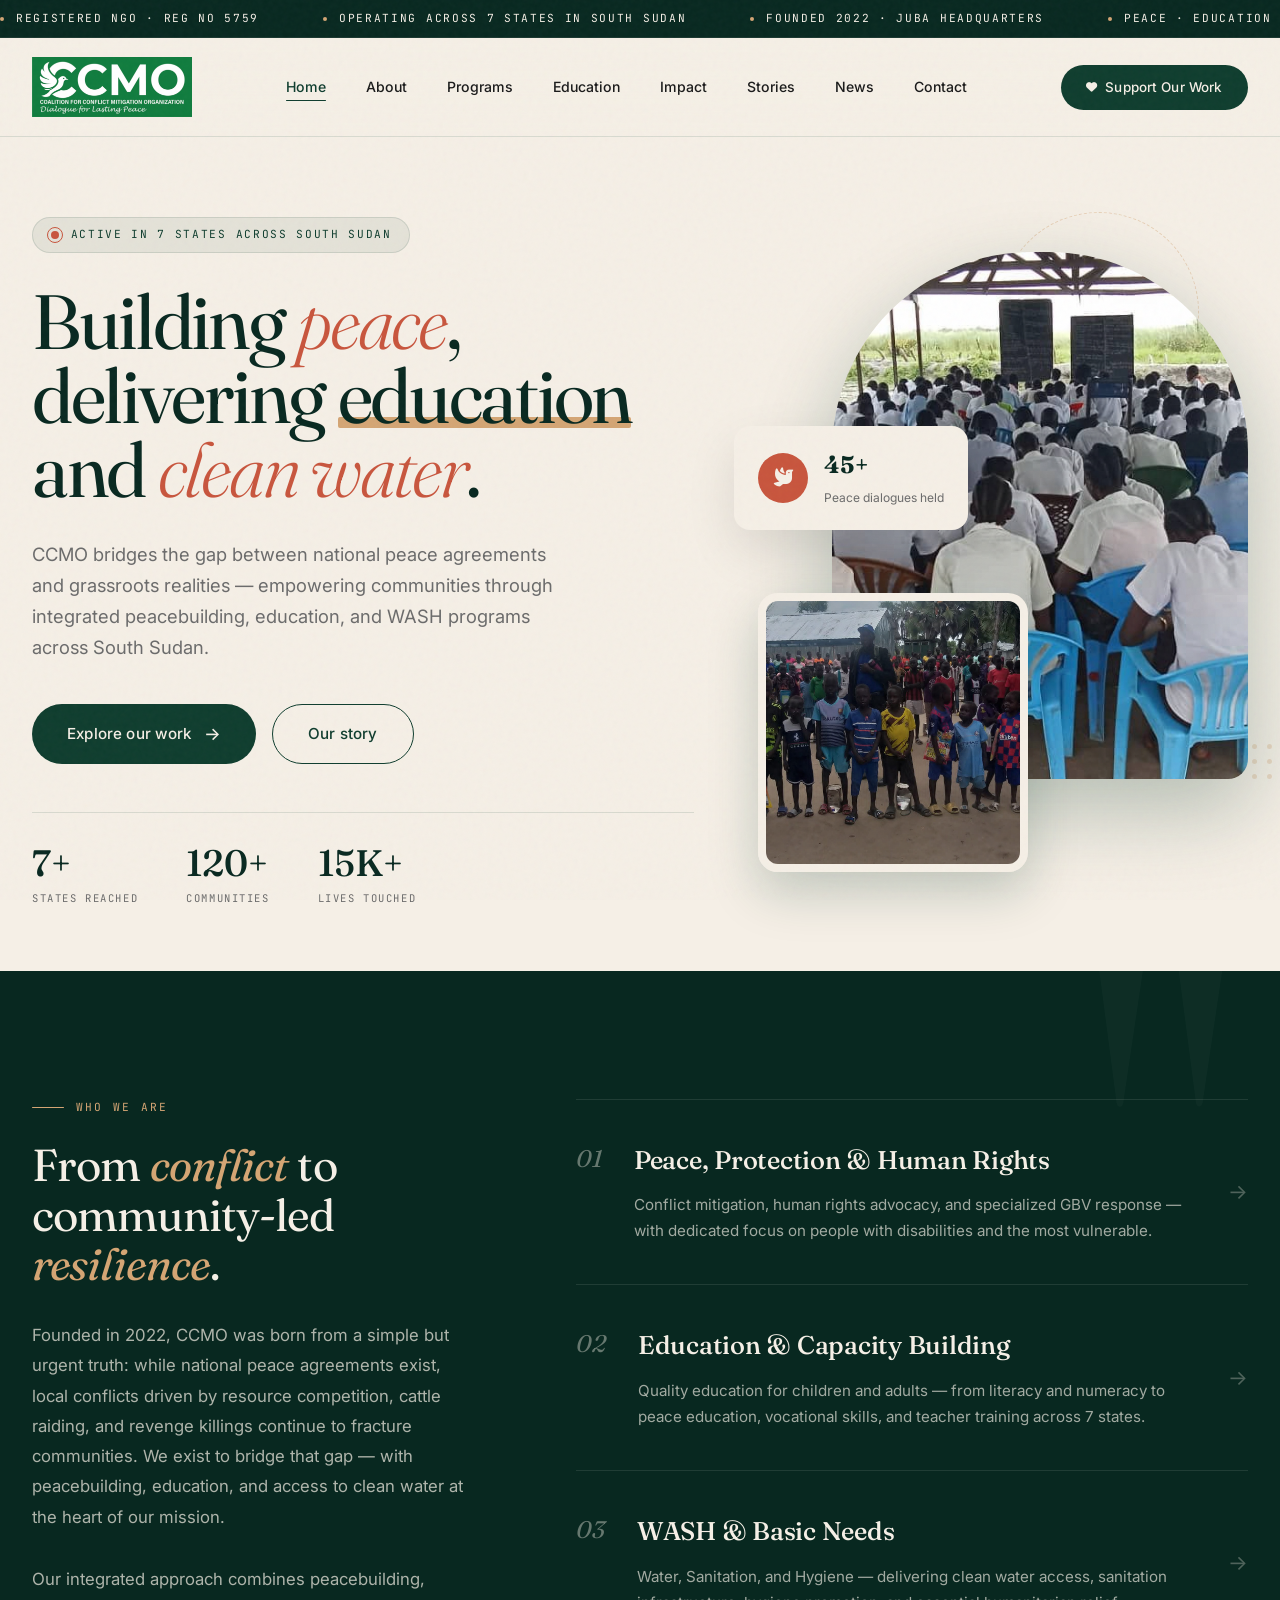
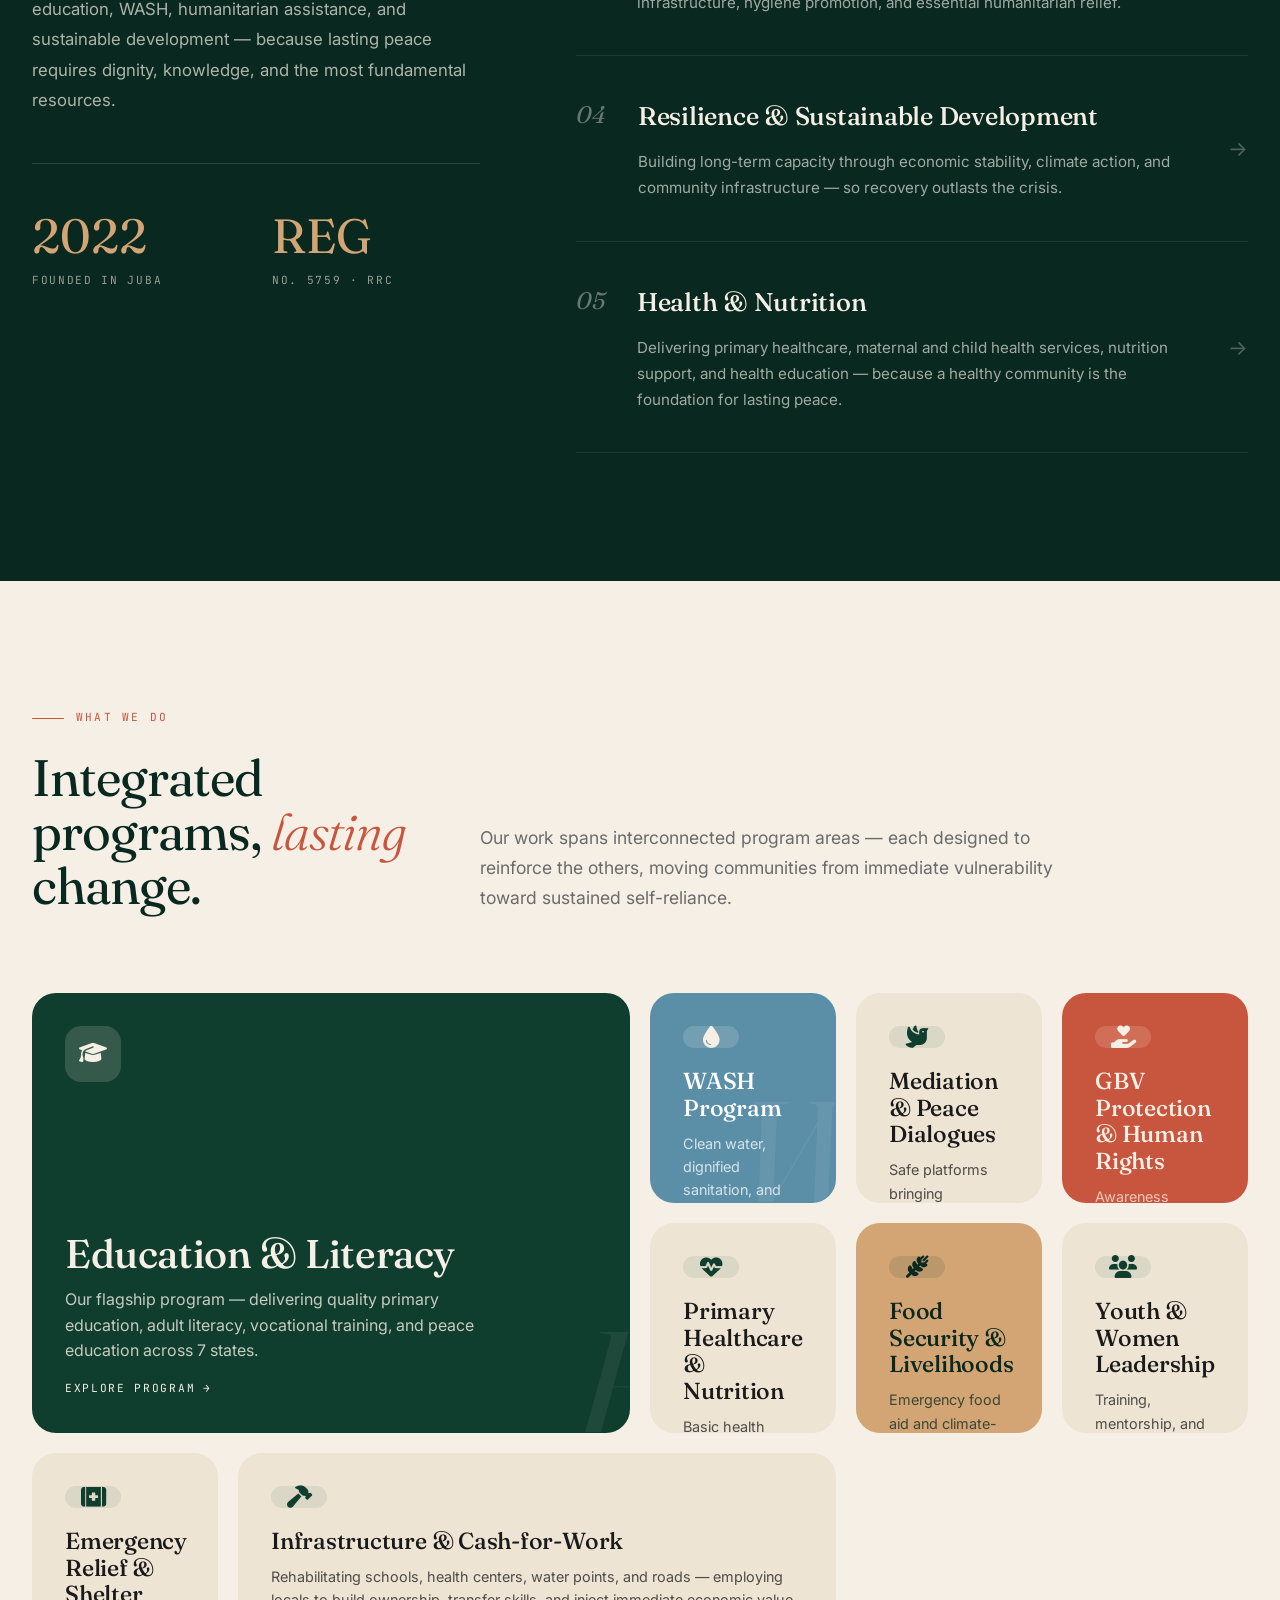
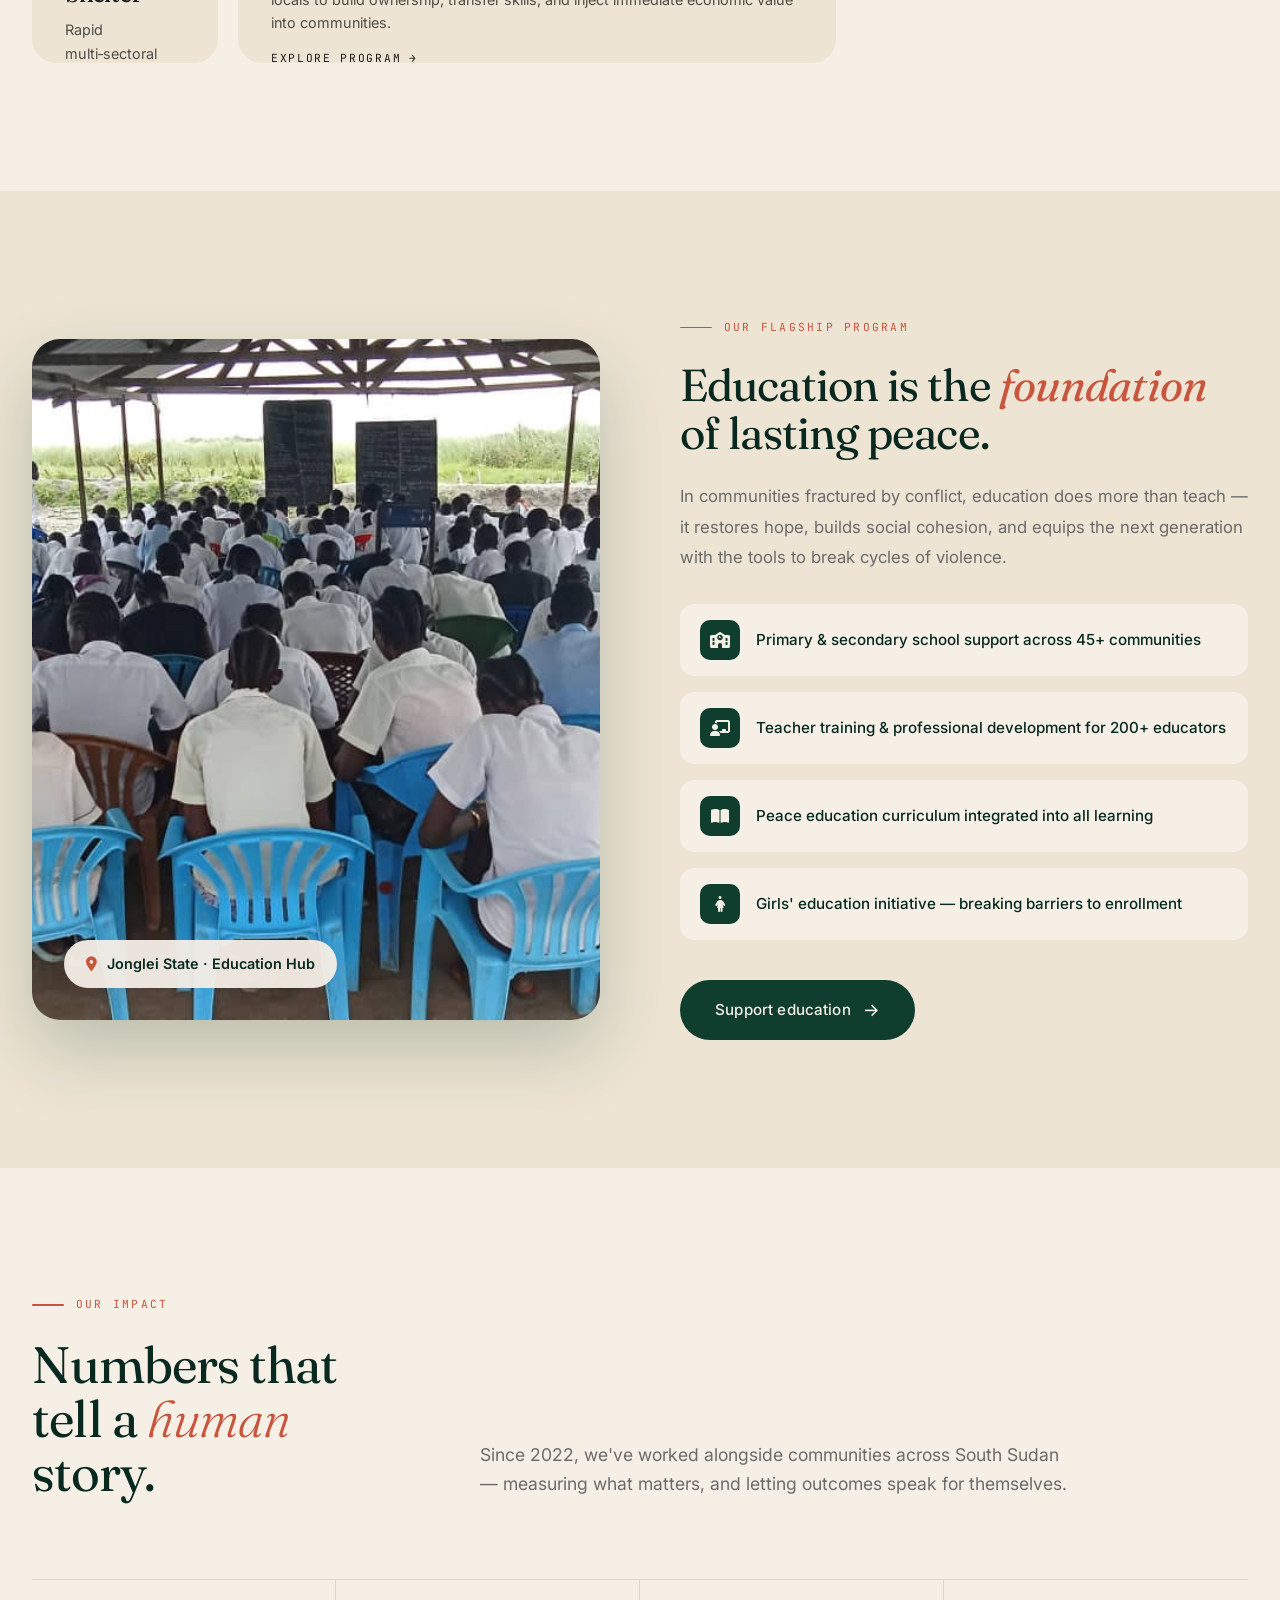
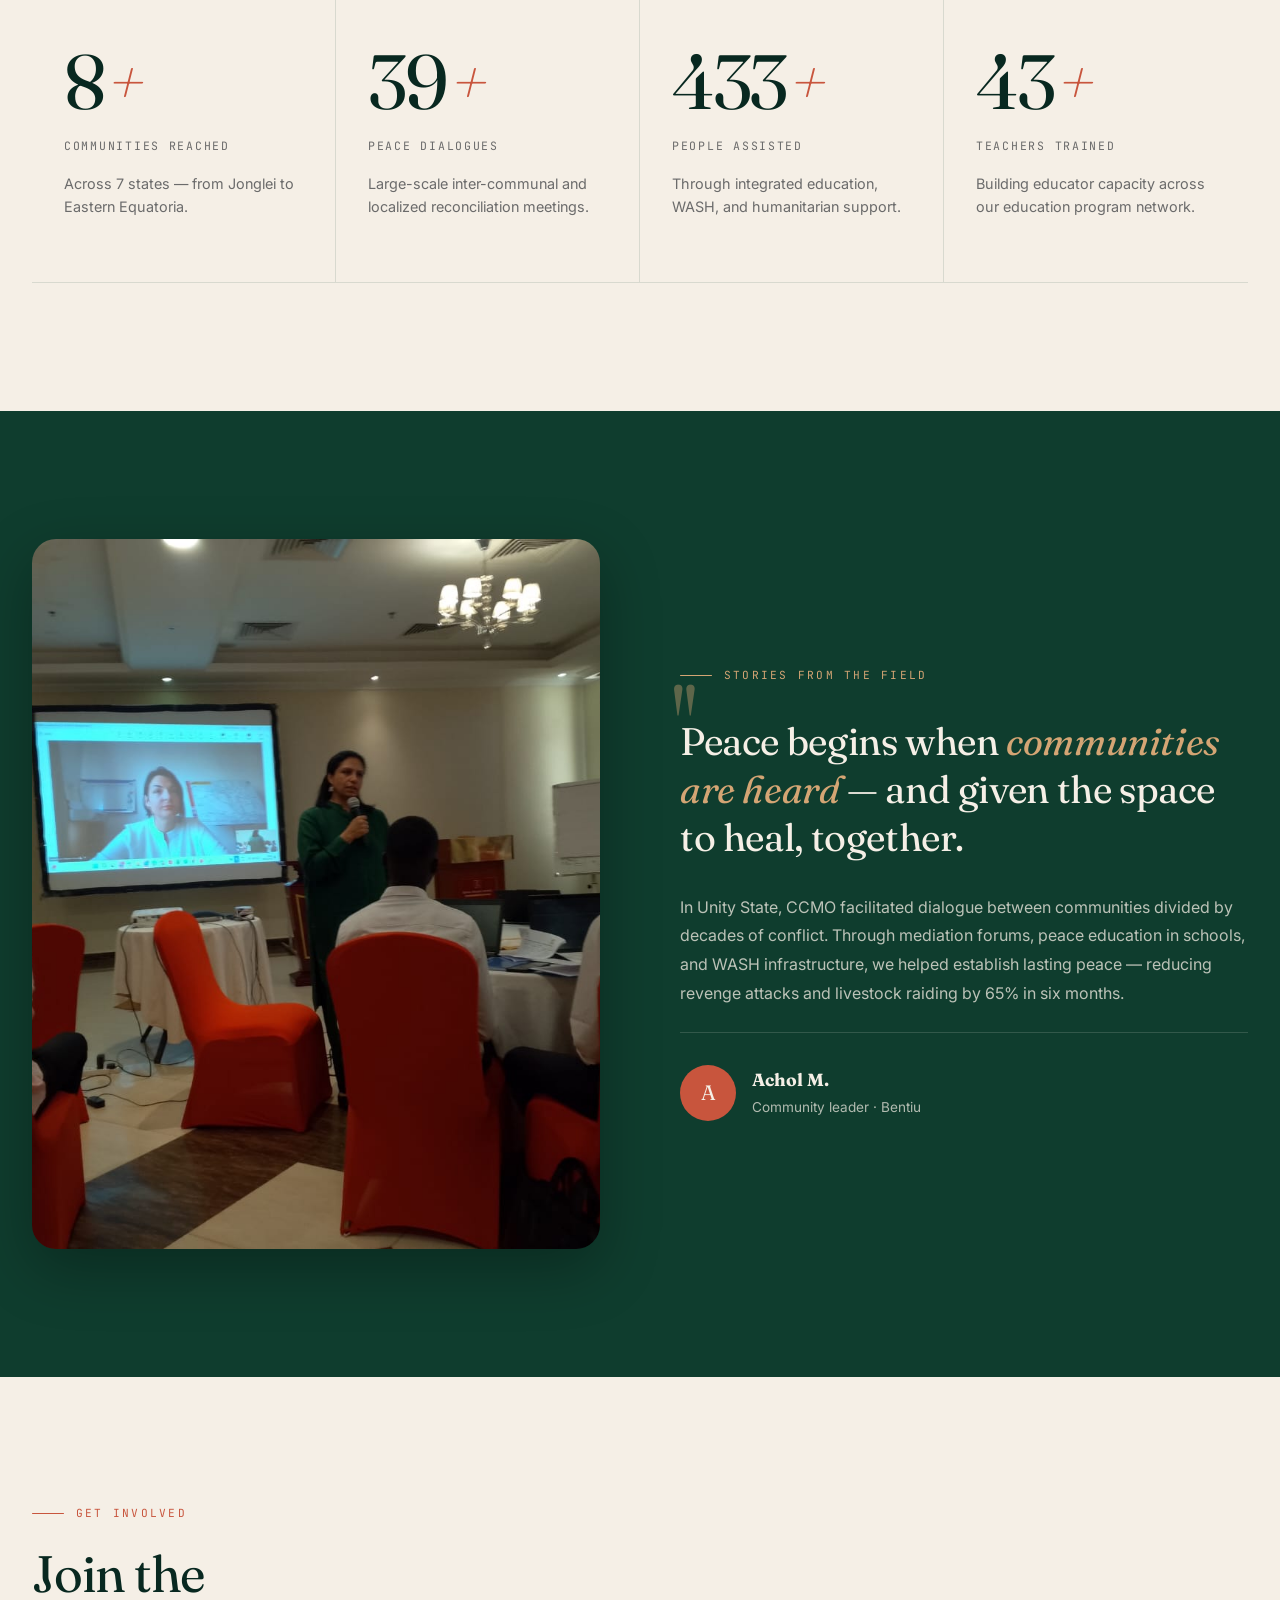
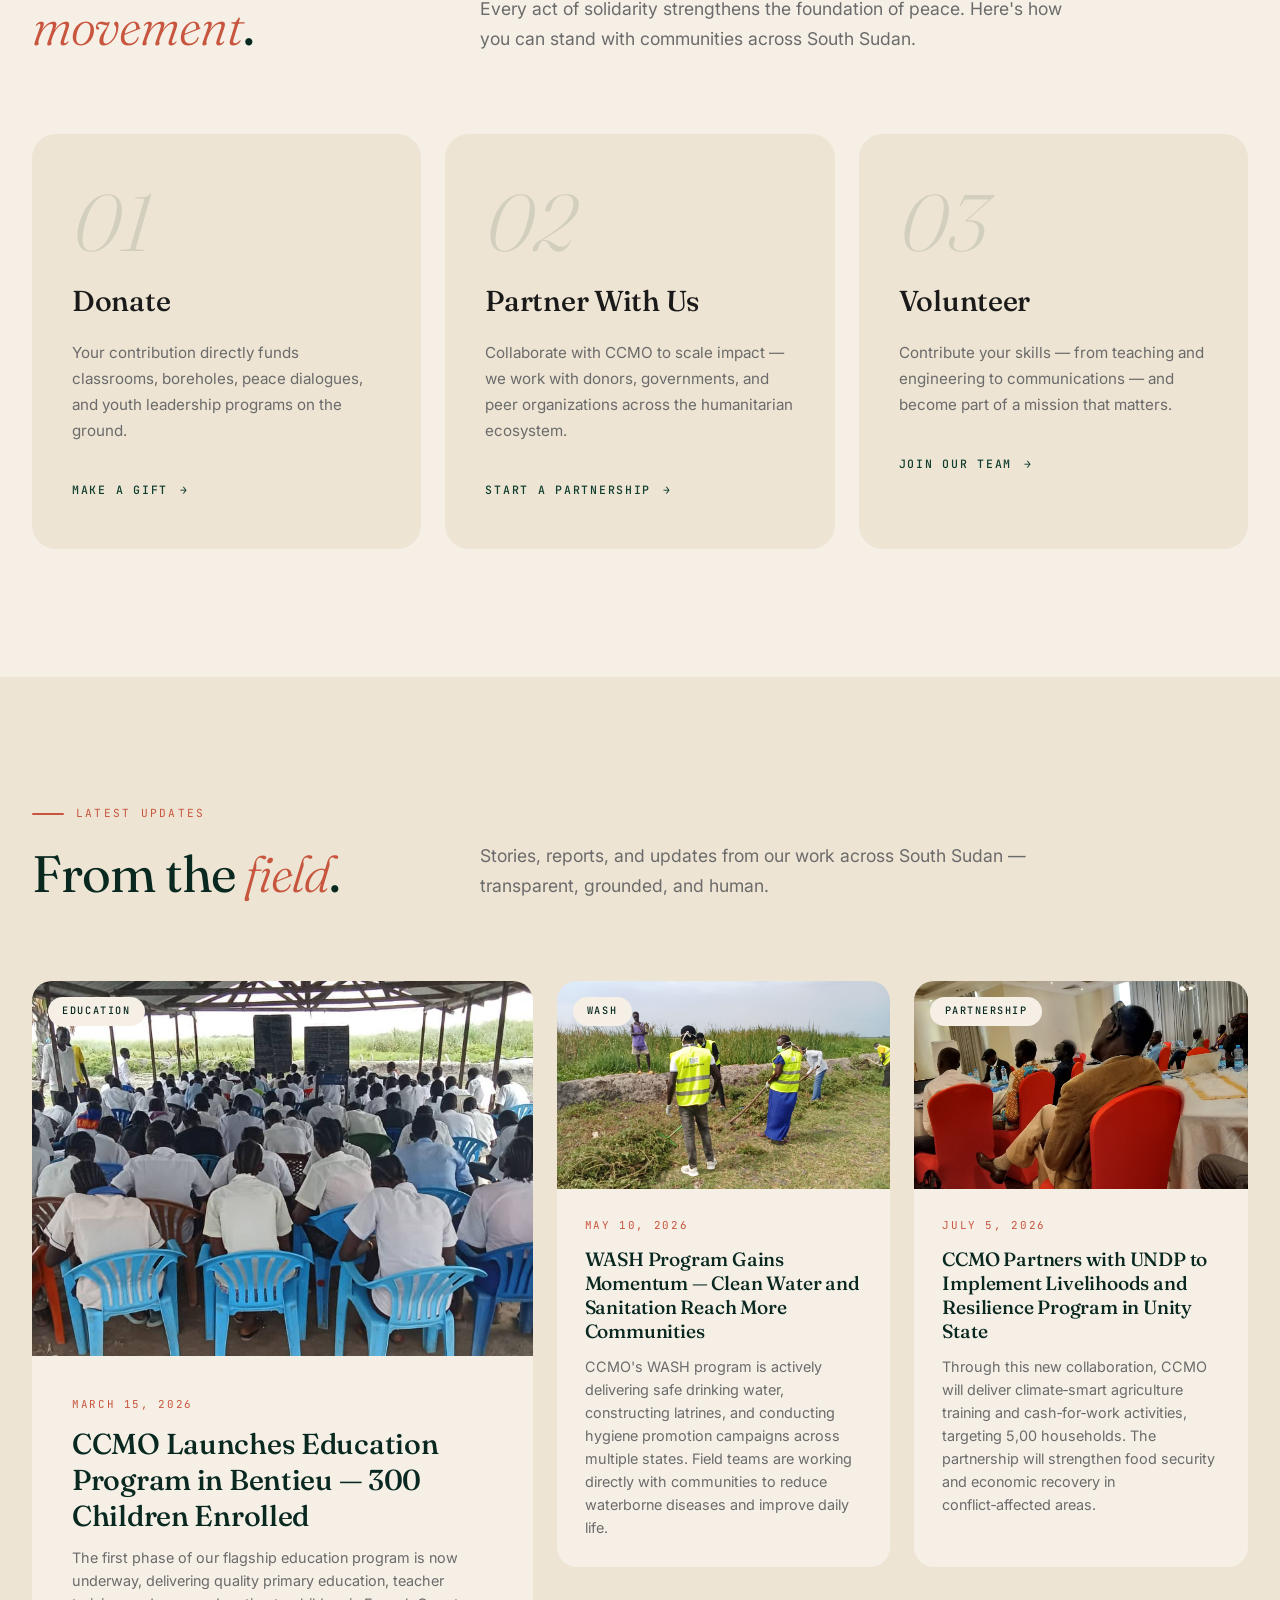
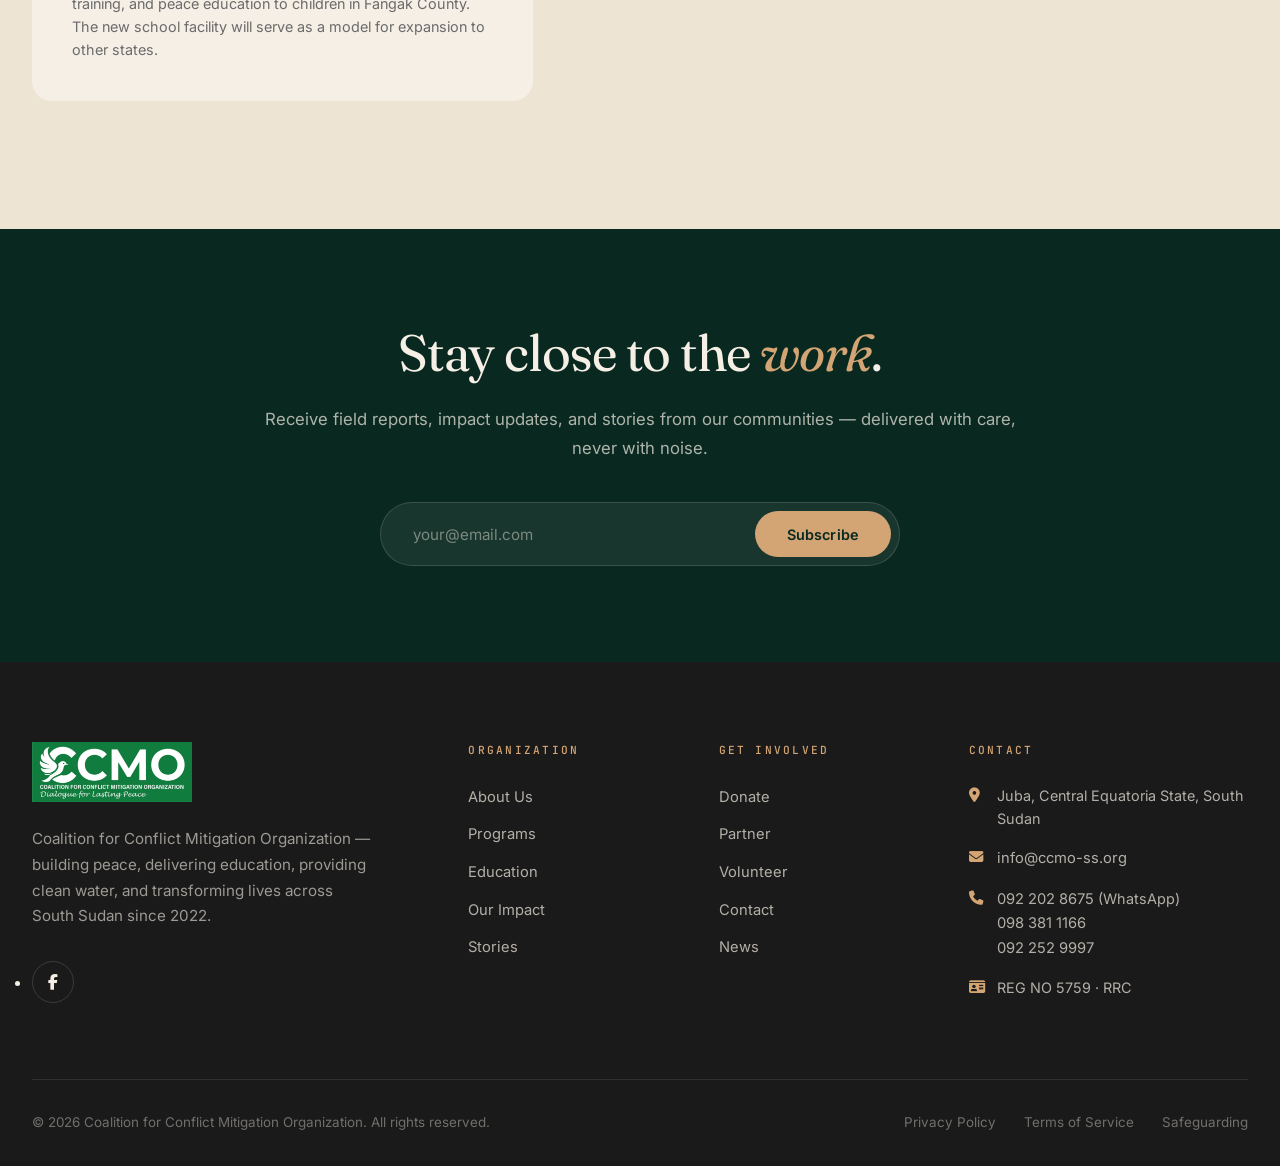
<file: index.html>
<!DOCTYPE html>
<html lang="en">
<head>
    <meta charset="UTF-8">
    <meta name="viewport" content="width=device-width, initial-scale=1.0">
    <meta name="description" content="CCMO — Coalition for Conflict Mitigation Organization. Building peace, delivering education, and providing clean water across South Sudan.">
    <title>CCMO — Coalition for Conflict Mitigation Organization | Peace · Education · WASH</title>
    <link rel="preconnect" href="https://fonts.googleapis.com">
    <link rel="preconnect" href="https://fonts.gstatic.com" crossorigin>
    <link href="https://fonts.googleapis.com/css2?family=Fraunces:ital,opsz,wght@0,9..144,300;0,9..144,400;0,9..144,500;0,9..144,600;0,9..144,700;0,9..144,800;0,9..144,900;1,9..144,400;1,9..144,500&family=Inter:wght@300;400;500;600;700&family=JetBrains+Mono:wght@400;500&display=swap" rel="stylesheet">
    <link rel="stylesheet" href="https://cdnjs.cloudflare.com/ajax/libs/font-awesome/6.4.0/css/all.min.css">
    <link rel="stylesheet" href="style.css">
</head>
<body>
    <div class="announce">
        <div class="announce-track">
            <div class="announce-item"><span class="dot"></span>Registered NGO · REG NO 5759</div>
            <div class="announce-item"><span class="dot"></span>Operating across 7 states in South Sudan</div>
            <div class="announce-item"><span class="dot"></span>Founded 2022 · Juba Headquarters</div>
            <div class="announce-item"><span class="dot"></span>Peace · Education · WASH · Protection</div>
            <div class="announce-item"><span class="dot"></span>Registered NGO · REG NO 5759</div>
            <div class="announce-item"><span class="dot"></span>Operating across 7 states in South Sudan</div>
            <div class="announce-item"><span class="dot"></span>Founded 2022 · Juba Headquarters</div>
            <div class="announce-item"><span class="dot"></span>Peace · Education · WASH · Protection</div>
        </div>
    </div>
    <nav id="navbar">
        <div class="nav-inner">
           <a href="index.html" class="logo">
    <img src="assets/ccmologo.jpeg" alt="CCMO – Coalition for Conflict Mitigation Organization">
</a>
            <ul class="nav-links" id="navLinks">
                <li><a href="index.html" class="active">Home</a></li>
                <li><a href="about.html">About</a></li>
                <li><a href="programs.html">Programs</a></li>
                <li><a href="education.html">Education</a></li>
                <li><a href="impact.html">Impact</a></li>
                <li><a href="stories.html">Stories</a></li>
                <li><a href="news.html">News</a></li>
                <li><a href="contact.html">Contact</a></li>
            </ul>
            <a href="support.html" class="nav-cta"><i class="fas fa-heart"></i> Support Our Work</a>
            <button class="mobile-toggle" id="mobileToggle" aria-label="Menu"><i class="fas fa-bars"></i></button>
        </div>
    </nav>

    <!-- HERO -->
    <section class="hero">
        <div class="hero-left">
            <div class="hero-tag"><span class="pulse"></span><span>Active in 7 states across South Sudan</span></div>
            <h1>Building <span class="italic">peace</span>,<br>delivering <span class="underline">education</span><br>and <span class="italic">clean water</span>.</h1>
            <p class="hero-desc">CCMO bridges the gap between national peace agreements and grassroots realities — empowering communities through integrated peacebuilding, education, and WASH programs across South Sudan.</p>
            <div class="hero-actions">
                <a href="programs.html" class="btn btn-primary">Explore our work<span class="arrow">→</span></a>
                <a href="about.html" class="btn btn-ghost">Our story</a>
            </div>
            <div class="hero-meta">
                <div class="hero-meta-item"><div class="num">7+</div><div class="label">States Reached</div></div>
                <div class="hero-meta-item"><div class="num">120+</div><div class="label">Communities</div></div>
                <div class="hero-meta-item"><div class="num">15K+</div><div class="label">Lives Touched</div></div>
            </div>
        </div>
        <div class="hero-right">
            <div class="deco-circle"></div>
            <div class="deco-dots"><span></span><span></span><span></span><span></span><span></span><span></span><span></span><span></span><span></span></div>
            <div class="hero-img-main"><img src="assets/ccmd15.jpeg" alt="Community gathering in South Sudan" loading="eager"></div>
            <div class="hero-img-accent"><img src="assets/ccmd13.jpeg" alt="Education program in action" loading="eager"></div>
            <div class="hero-badge"><div class="hero-badge-icon"><i class="fas fa-dove"></i></div><div class="hero-badge-text"><strong>45+</strong><span>Peace dialogues held</span></div></div>
        </div>
    </section>

    <!-- ABOUT PREVIEW -->
    <section class="manifesto" id="about-preview">
        <div class="container">
            <div class="manifesto-grid">
                <div class="manifesto-left reveal">
                    <div class="section-label">Who We Are</div>
                    <h2>From <span class="italic">conflict</span> to community-led <span class="italic">resilience</span>.</h2>
                    <p>Founded in 2022, CCMO was born from a simple but urgent truth: while national peace agreements exist, local conflicts driven by resource competition, cattle raiding, and revenge killings continue to fracture communities. We exist to bridge that gap — with peacebuilding, education, and access to clean water at the heart of our mission.</p>
                    <p>Our integrated approach combines peacebuilding, education, WASH, humanitarian assistance, and sustainable development — because lasting peace requires dignity, knowledge, and the most fundamental resources.</p>
                    <div class="manifesto-stats">
                        <div class="manifesto-stat"><div class="num">2022</div><span class="label">Founded in Juba</span></div>
                        <div class="manifesto-stat"><div class="num">REG</div><span class="label">No. 5759 · RRC</span></div>
                    </div>
                </div>
                <div class="manifesto-right">
                    <div class="pillar reveal"><div class="pillar-num">01</div><div class="pillar-content"><h3>Peace, Protection & Human Rights</h3><p>Conflict mitigation, human rights advocacy, and specialized GBV response — with dedicated focus on people with disabilities and the most vulnerable.</p></div><div class="pillar-arrow">→</div></div>
                    <div class="pillar reveal reveal-delay-1"><div class="pillar-num">02</div><div class="pillar-content"><h3>Education & Capacity Building</h3><p>Quality education for children and adults — from literacy and numeracy to peace education, vocational skills, and teacher training across 7 states.</p></div><div class="pillar-arrow">→</div></div>
                    <div class="pillar reveal reveal-delay-2"><div class="pillar-num">03</div><div class="pillar-content"><h3>WASH & Basic Needs</h3><p>Water, Sanitation, and Hygiene — delivering clean water access, sanitation infrastructure, hygiene promotion, and essential humanitarian relief.</p></div><div class="pillar-arrow">→</div></div>
                    <div class="pillar reveal reveal-delay-3"><div class="pillar-num">04</div><div class="pillar-content"><h3>Resilience & Sustainable Development</h3><p>Building long-term capacity through economic stability, climate action, and community infrastructure — so recovery outlasts the crisis.</p></div><div class="pillar-arrow">→</div></div>
                    <div class="pillar reveal reveal-delay-3"><div class="pillar-num">05</div><div class="pillar-content"><h3>Health & Nutrition</h3><p>Delivering primary healthcare, maternal and child health services, nutrition support, and health education — because a healthy community is the foundation for lasting peace.</p></div><div class="pillar-arrow">→</div></div>
                </div>
            </div>
        </div>
    </section>

        <!-- FEATURED PROGRAMS (updated – Health added as 5th program) -->
    <section class="section programs" id="programs-preview">
        <div class="container">
            <div class="section-head reveal">
                <div><div class="section-label">What We Do</div><h2 class="section-title">Integrated programs, <span class="italic">lasting</span> change.</h2></div>
                <p class="section-desc">Our work spans interconnected program areas — each designed to reinforce the others, moving communities from immediate vulnerability toward sustained self-reliance.</p>
            </div>
            <div class="bento">
                <!-- 1. Education (large) -->
                <div class="bento-item large reveal">
                    <div class="bento-icon"><i class="fas fa-graduation-cap"></i></div>
                    <div>
                        <div class="bento-title">Education & Literacy</div>
                        <div class="bento-desc">Our flagship program — delivering quality primary education, adult literacy, vocational training, and peace education across 7 states.</div>
                        <a href="education.html" class="bento-link">Explore program</a>
                    </div>
                    <div class="bento-deco">E</div>
                </div>

                <!-- 2. WASH -->
                <div class="bento-item sky reveal reveal-delay-1">
                    <div class="bento-icon"><i class="fas fa-tint"></i></div>
                    <div>
                        <div class="bento-title">WASH Program</div>
                        <div class="bento-desc">Clean water, dignified sanitation, and life-saving hygiene — drilling boreholes, building latrines, and promoting healthy practices.</div>
                        <a href="programs.html" class="bento-link">Explore program</a>
                    </div>
                    <div class="bento-deco">W</div>
                </div>

                <!-- 3. Mediation & Peace Dialogues -->
                <div class="bento-item reveal reveal-delay-2">
                    <div class="bento-icon"><i class="fas fa-dove"></i></div>
                    <div>
                        <div class="bento-title">Mediation & Peace Dialogues</div>
                        <div class="bento-desc">Safe platforms bringing conflicting communities together — addressing root causes from resource allocation to cattle rustling.</div>
                    </div>
                </div>

                <!-- 4. GBV Protection & Human Rights -->
                <div class="bento-item accent reveal reveal-delay-3">
                    <div class="bento-icon"><i class="fas fa-hand-holding-heart"></i></div>
                    <div>
                        <div class="bento-title">GBV Protection & Human Rights</div>
                        <div class="bento-desc">Awareness campaigns, safe spaces, and psychosocial support for survivors of gender-based violence.</div>
                    </div>
                </div>

                <!-- 5. HEALTH (NEW – placed as requested) -->
                <div class="bento-item reveal reveal-delay-4">
                    <div class="bento-icon"><i class="fas fa-heartbeat"></i></div>
                    <div>
                        <div class="bento-title">Primary Healthcare & Nutrition</div>
                        <div class="bento-desc">Basic health services, maternal and child care, nutrition screening, and health education — strengthening community health systems from the ground up.</div>
                    </div>
                </div>

                <!-- 6. Food Security & Livelihoods (moved down) -->
                <div class="bento-item gold reveal">
                    <div class="bento-icon"><i class="fas fa-wheat-awn"></i></div>
                    <div>
                        <div class="bento-title">Food Security & Livelihoods</div>
                        <div class="bento-desc">Emergency food aid and climate-resilient agriculture training for long-term food sovereignty.</div>
                    </div>
                </div>

                <!-- 7. Youth & Women Leadership -->
                <div class="bento-item reveal">
                    <div class="bento-icon"><i class="fas fa-users"></i></div>
                    <div>
                        <div class="bento-title">Youth & Women Leadership</div>
                        <div class="bento-desc">Training, mentorship, and governance education for inclusive community decision-making.</div>
                    </div>
                </div>

                <!-- 8. Emergency Relief & Shelter (renamed from old Health & NFI) -->
                <div class="bento-item reveal">
                    <div class="bento-icon"><i class="fas fa-kit-medical"></i></div>
                    <div>
                        <div class="bento-title">Emergency Relief & Shelter</div>
                        <div class="bento-desc">Rapid multi‑sectoral assistance — shelter, non‑food items, and critical aid for displaced and crisis‑affected populations.</div>
                    </div>
                </div>

                <!-- 9. Infrastructure & Cash-for-Work (wide) -->
                <div class="bento-item wide reveal">
                    <div class="bento-icon"><i class="fas fa-hammer"></i></div>
                    <div>
                        <div class="bento-title">Infrastructure & Cash-for-Work</div>
                        <div class="bento-desc">Rehabilitating schools, health centers, water points, and roads — employing locals to build ownership, transfer skills, and inject immediate economic value into communities.</div>
                        <a href="programs.html" class="bento-link">Explore program</a>
                    </div>
                </div>
            </div>
        </div>
    </section>

    <!-- EDUCATION SPOTLIGHT -->
    <section class="edu-spotlight" id="education-preview">
        <div class="container">
            <div class="edu-grid">
                <div class="edu-image-wrap reveal"><img src="assets/ccmd15.jpeg" alt="Education program in South Sudan" loading="lazy"><div class="edu-image-badge"><i class="fas fa-location-dot"></i>Jonglei State · Education Hub</div></div>
                <div class="edu-content reveal reveal-delay-2">
                    <div class="section-label">Our Flagship Program</div>
                    <h2>Education is the <span class="italic">foundation</span> of lasting peace.</h2>
                    <p>In communities fractured by conflict, education does more than teach — it restores hope, builds social cohesion, and equips the next generation with the tools to break cycles of violence.</p>
                    <div class="edu-features">
                        <div class="edu-feat"><div class="edu-feat-icon"><i class="fas fa-school"></i></div><span>Primary & secondary school support across 45+ communities</span></div>
                        <div class="edu-feat"><div class="edu-feat-icon"><i class="fas fa-chalkboard-teacher"></i></div><span>Teacher training & professional development for 200+ educators</span></div>
                        <div class="edu-feat"><div class="edu-feat-icon"><i class="fas fa-book-open"></i></div><span>Peace education curriculum integrated into all learning</span></div>
                        <div class="edu-feat"><div class="edu-feat-icon"><i class="fas fa-female"></i></div><span>Girls' education initiative — breaking barriers to enrollment</span></div>
                    </div>
                    <a href="education.html" class="btn btn-primary">Support education<span class="arrow">→</span></a>
                </div>
            </div>
        </div>
    </section>

    <!-- IMPACT -->
    <section class="section impact" id="impact-preview">
        <div class="container">
            <div class="section-head reveal"><div><div class="section-label">Our Impact</div><h2 class="section-title">Numbers that tell a <span class="italic">human</span> story.</h2></div><p class="section-desc">Since 2022, we've worked alongside communities across South Sudan — measuring what matters, and letting outcomes speak for themselves.</p></div>
            <div class="impact-grid">
                <div class="impact-cell reveal"><div class="impact-num" data-target="10">0<span class="plus">+</span></div><div class="impact-label">Communities Reached</div><div class="impact-desc">Across 7 states — from Jonglei to Eastern Equatoria.</div></div>
                <div class="impact-cell reveal reveal-delay-1"><div class="impact-num" data-target="45">0<span class="plus">+</span></div><div class="impact-label">Peace Dialogues</div><div class="impact-desc">Large-scale inter-communal and localized reconciliation meetings.</div></div>
                <div class="impact-cell reveal reveal-delay-2"><div class="impact-num" data-target="500">0<span class="plus">+</span></div><div class="impact-label">People Assisted</div><div class="impact-desc">Through integrated education, WASH, and humanitarian support.</div></div>
                <div class="impact-cell reveal reveal-delay-3"><div class="impact-num" data-target="50">0<span class="plus">+</span></div><div class="impact-label">Teachers Trained</div><div class="impact-desc">Building educator capacity across our education program network.</div></div>
            </div>
        </div>
    </section>

    <!-- STORY -->
    <section class="story" id="story-preview">
        <div class="container">
            <div class="story-grid">
                <div class="story-image reveal"><img src="assets/ccmd17.jpeg" alt="Community dialogue session" loading="lazy"></div>
                <div class="story-content reveal reveal-delay-2">
                    <div class="section-label">Stories from the Field</div>
                    <h2 class="story-quote">Peace begins when <span class="italic">communities are heard</span> — and given the space to heal, together.</h2>
                    <p style="color:rgba(245,239,230,0.75);line-height:1.8;margin-bottom:1.5rem;">In Unity State, CCMO facilitated dialogue between communities divided by decades of conflict. Through mediation forums, peace education in schools, and WASH infrastructure, we helped establish lasting peace — reducing revenge attacks and livestock raiding by 65% in six months.</p>
                    <div class="story-attribution"><div class="story-avatar">A</div><div><strong>Achol M.</strong><span>Community leader · Bentiu</span></div></div>
                </div>
            </div>
        </div>
    </section>

    <!-- GET INVOLVED -->
    <section class="section" id="involved-preview">
        <div class="container">
            <div class="section-head reveal"><div><div class="section-label">Get Involved</div><h2 class="section-title">Join the <span class="italic">movement</span>.</h2></div><p class="section-desc">Every act of solidarity strengthens the foundation of peace. Here's how you can stand with communities across South Sudan.</p></div>
            <div class="involved-grid">
                <div class="involved-card reveal"><div class="involved-num">01</div><h3>Donate</h3><p class="involved-desc">Your contribution directly funds classrooms, boreholes, peace dialogues, and youth leadership programs on the ground.</p><a href="support.html" class="involved-link">Make a gift</a></div>
                <div class="involved-card reveal reveal-delay-1"><div class="involved-num">02</div><h3>Partner With Us</h3><p class="involved-desc">Collaborate with CCMO to scale impact — we work with donors, governments, and peer organizations across the humanitarian ecosystem.</p><a href="support.html" class="involved-link">Start a partnership</a></div>
                <div class="involved-card reveal reveal-delay-2"><div class="involved-num">03</div><h3>Volunteer</h3><p class="involved-desc">Contribute your skills — from teaching and engineering to communications — and become part of a mission that matters.</p><a href="support.html" class="involved-link">Join our team</a></div>
            </div>
        </div>
    </section>
    <!-- NEWS (updated) -->
    <section class="section news" id="news-preview">
        <div class="container">
            <div class="section-head reveal"><div><div class="section-label">Latest Updates</div><h2 class="section-title">From the <span class="italic">field</span>.</h2></div><p class="section-desc">Stories, reports, and updates from our work across South Sudan — transparent, grounded, and human.</p></div>
            <div class="news-grid">
                <article class="news-card featured reveal">
                    <div class="news-img"><span class="news-cat">Education</span><img src="assets/ccmd15.jpeg" alt="Education program launch" loading="lazy"></div>
                    <div class="news-body">
                        <div class="news-date">March 15, 2026</div>
                        <h3 class="news-title">CCMO Launches Education Program in Bentieu — 300 Children Enrolled</h3>
                        <p class="news-excerpt">The first phase of our flagship education program is now underway, delivering quality primary education, teacher training, and peace education to children in Fangak County. The new school facility will serve as a model for expansion to other states.</p>
                    </div>
                </article>
                <article class="news-card reveal reveal-delay-1">
                    <div class="news-img"><span class="news-cat">WASH</span><img src="assets/ccmd2.jpeg" alt="WASH program in the field" loading="lazy"></div>
                    <div class="news-body">
                        <div class="news-date">May 10, 2026</div>
                        <h3 class="news-title">WASH Program Gains Momentum — Clean Water and Sanitation Reach More Communities</h3>
                        <p class="news-excerpt">CCMO's WASH program is actively delivering safe drinking water, constructing latrines, and conducting hygiene promotion campaigns across multiple states. Field teams are working directly with communities to reduce waterborne diseases and improve daily life.</p>
                    </div>
                </article>
                <article class="news-card reveal reveal-delay-2">
                    <div class="news-img"><span class="news-cat">Partnership</span><img src="assets/ccmd10.jpeg" alt="Partnership with UNDP" loading="lazy"></div>
                    <div class="news-body">
                        <div class="news-date">July 5, 2026</div>
                        <h3 class="news-title">CCMO Partners with UNDP to Implement Livelihoods and Resilience Program in Unity State</h3>
                        <p class="news-excerpt">Through this new collaboration, CCMO will deliver climate‑smart agriculture training and cash‑for‑work activities, targeting 5,00 households. The partnership will strengthen food security and economic recovery in conflict‑affected areas.</p>
                    </div>
                </article>
            </div>
        </div>
    </section>

    <!-- NEWSLETTER -->
    <section class="newsletter" id="newsletter-section">
        <div class="container"><div class="newsletter-inner reveal"><h2>Stay close to the <span class="italic">work</span>.</h2><p>Receive field reports, impact updates, and stories from our communities — delivered with care, never with noise.</p><form class="newsletter-form" onsubmit="event.preventDefault();const b=this.querySelector('button');b.textContent='Thank you ✓';setTimeout(()=>b.textContent='Subscribe',3000);"><input type="email" placeholder="your@email.com" required><button type="submit">Subscribe</button></form></div></div>
    </section>

  <!-- FOOTER -->
<footer role="contentinfo">
    <div class="container">
        <div class="footer-top">
            <!-- Brand / About -->
            <div class="footer-brand">
                <a href="index.html" class="logo" aria-label="CCMO – Coalition for Conflict Mitigation Organization">
                    <img src="assets/ccmologo.jpeg" alt="CCMO – Coalition for Conflict Mitigation Organization">
                </a>
                <p>Coalition for Conflict Mitigation Organization — building peace, delivering education, providing clean water, and transforming lives across South Sudan since 2022.</p>

                <!-- Social Links (only Facebook) -->
                <ul class="footer-social" aria-label="Social media links">
                    <li>
                        <a href="https://www.facebook.com/profile.php?id=61579748477736" target="_blank" rel="noopener noreferrer" aria-label="Facebook">
                            <i class="fab fa-facebook-f" aria-hidden="true"></i>
                        </a>
                    </li>
                </ul>
            </div>

            <!-- Organization Links -->
            <div class="footer-col">
                <h4>Organization</h4>
                <ul>
                    <li><a href="about.html">About Us</a></li>
                    <li><a href="programs.html">Programs</a></li>
                    <li><a href="education.html">Education</a></li>
                    <li><a href="impact.html">Our Impact</a></li>
                    <li><a href="stories.html">Stories</a></li>
                </ul>
            </div>

            <!-- Get Involved -->
            <div class="footer-col">
                <h4>Get Involved</h4>
                <ul>
                    <li><a href="support.html">Donate</a></li>
                    <li><a href="support.html">Partner</a></li>
                    <li><a href="support.html">Volunteer</a></li>
                    <li><a href="contact.html">Contact</a></li>
                    <li><a href="news.html">News</a></li>
                </ul>
            </div>

            <!-- Contact -->
            <div class="footer-col">
                <h4>Contact</h4>
                <div class="footer-contact-item">
                    <i class="fas fa-location-dot" aria-hidden="true"></i>
                    <span>Juba, Central Equatoria State, South Sudan</span>
                </div>
                <div class="footer-contact-item">
                    <i class="fas fa-envelope" aria-hidden="true"></i>
                    <span><a href="mailto:info@ccmo-ss.org">info@ccmo-ss.org</a></span>
                </div>
                <div class="footer-contact-item">
                    <i class="fas fa-phone" aria-hidden="true"></i>
                    <span>
                        <a href="https://wa.me/211922028675" target="_blank" rel="noopener noreferrer">092 202 8675</a> (WhatsApp)<br>
                        <a href="tel:+211983811166">098 381 1166</a><br>
                        <a href="tel:+211922529997">092 252 9997</a>
                    </span>
                </div>
                <div class="footer-contact-item">
                    <i class="fas fa-id-card" aria-hidden="true"></i>
                    <span>REG NO 5759 · RRC</span>
                </div>
            </div>
        </div>

        <!-- Bottom Bar -->
        <div class="footer-bottom">
            <div>&copy; 2026 Coalition for Conflict Mitigation Organization. All rights reserved.</div>
            <div>
                <a href="privacy.html">Privacy Policy</a>
                <a href="terms.html">Terms of Service</a>
                <a href="safeguarding.html">Safeguarding</a>
            </div>
        </div>
    </div>
</footer>

<script src="script.js"></script>
</body>
</html>
</file>
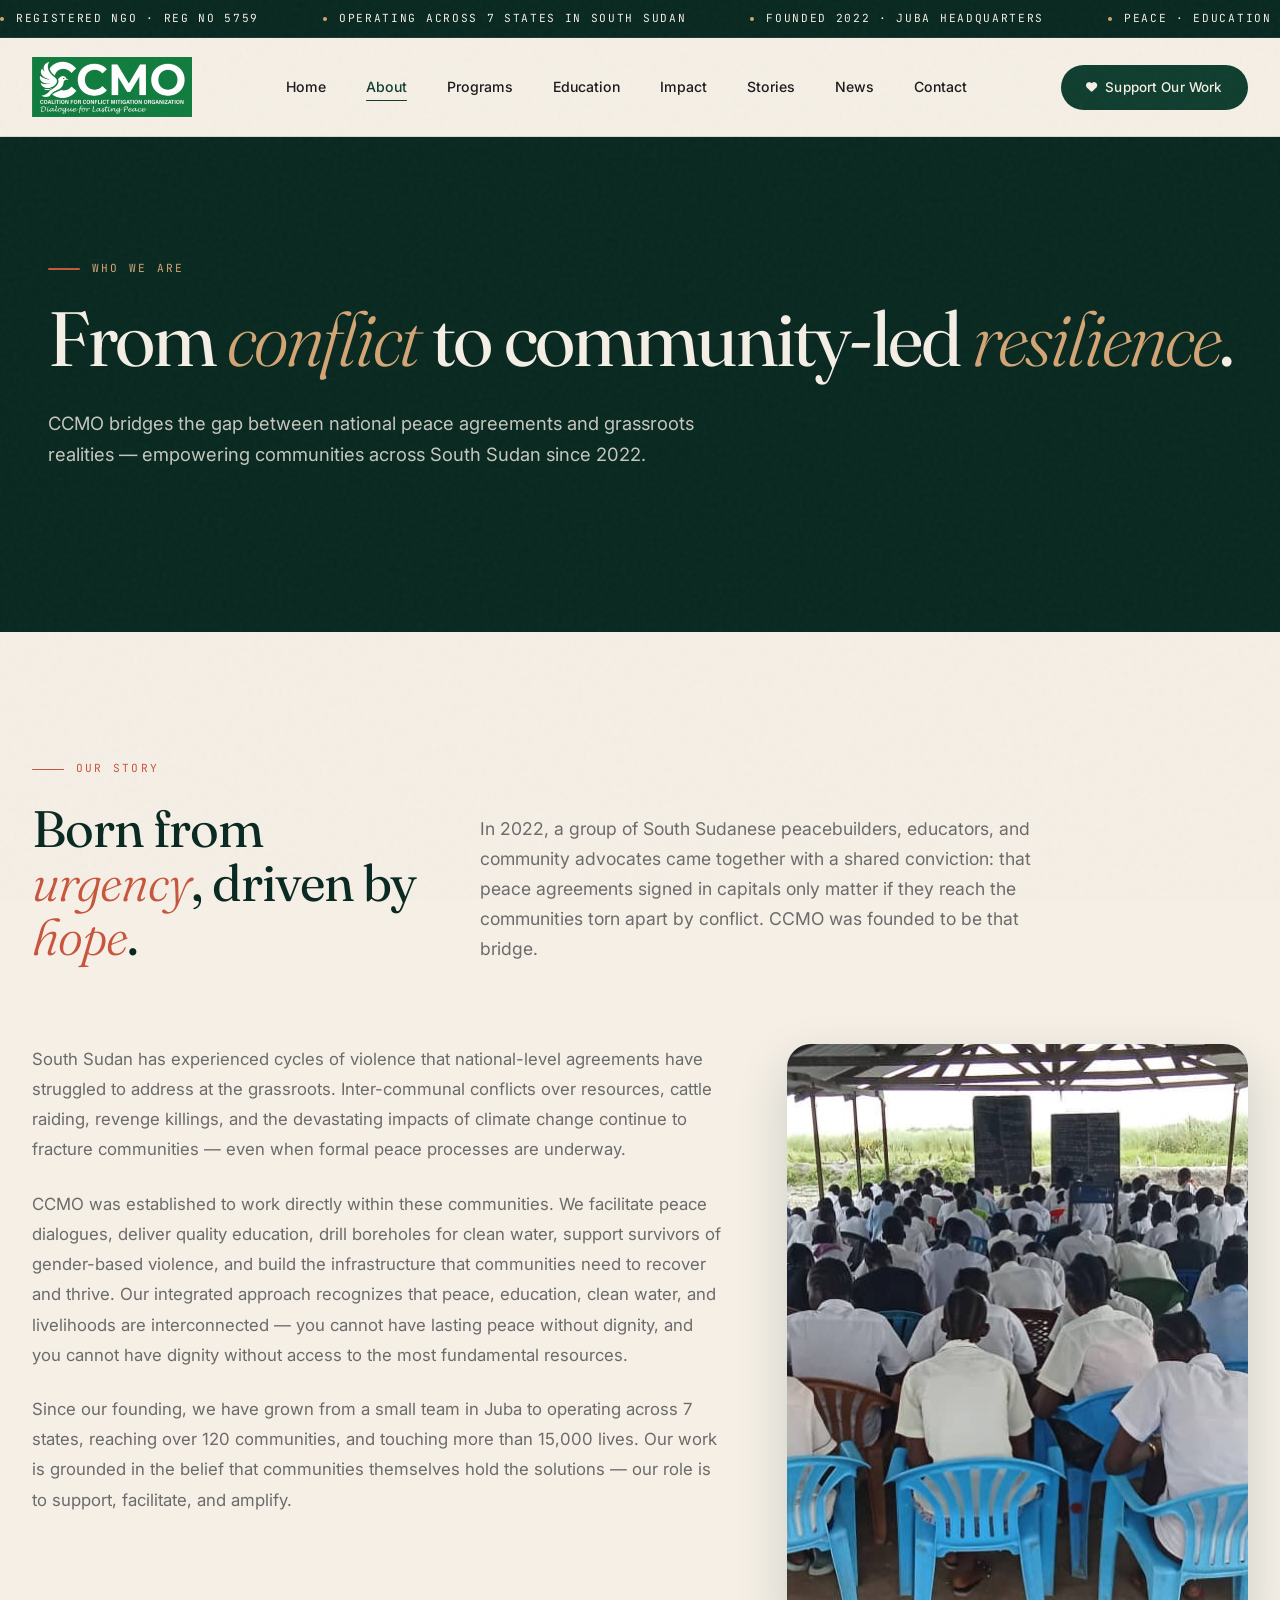
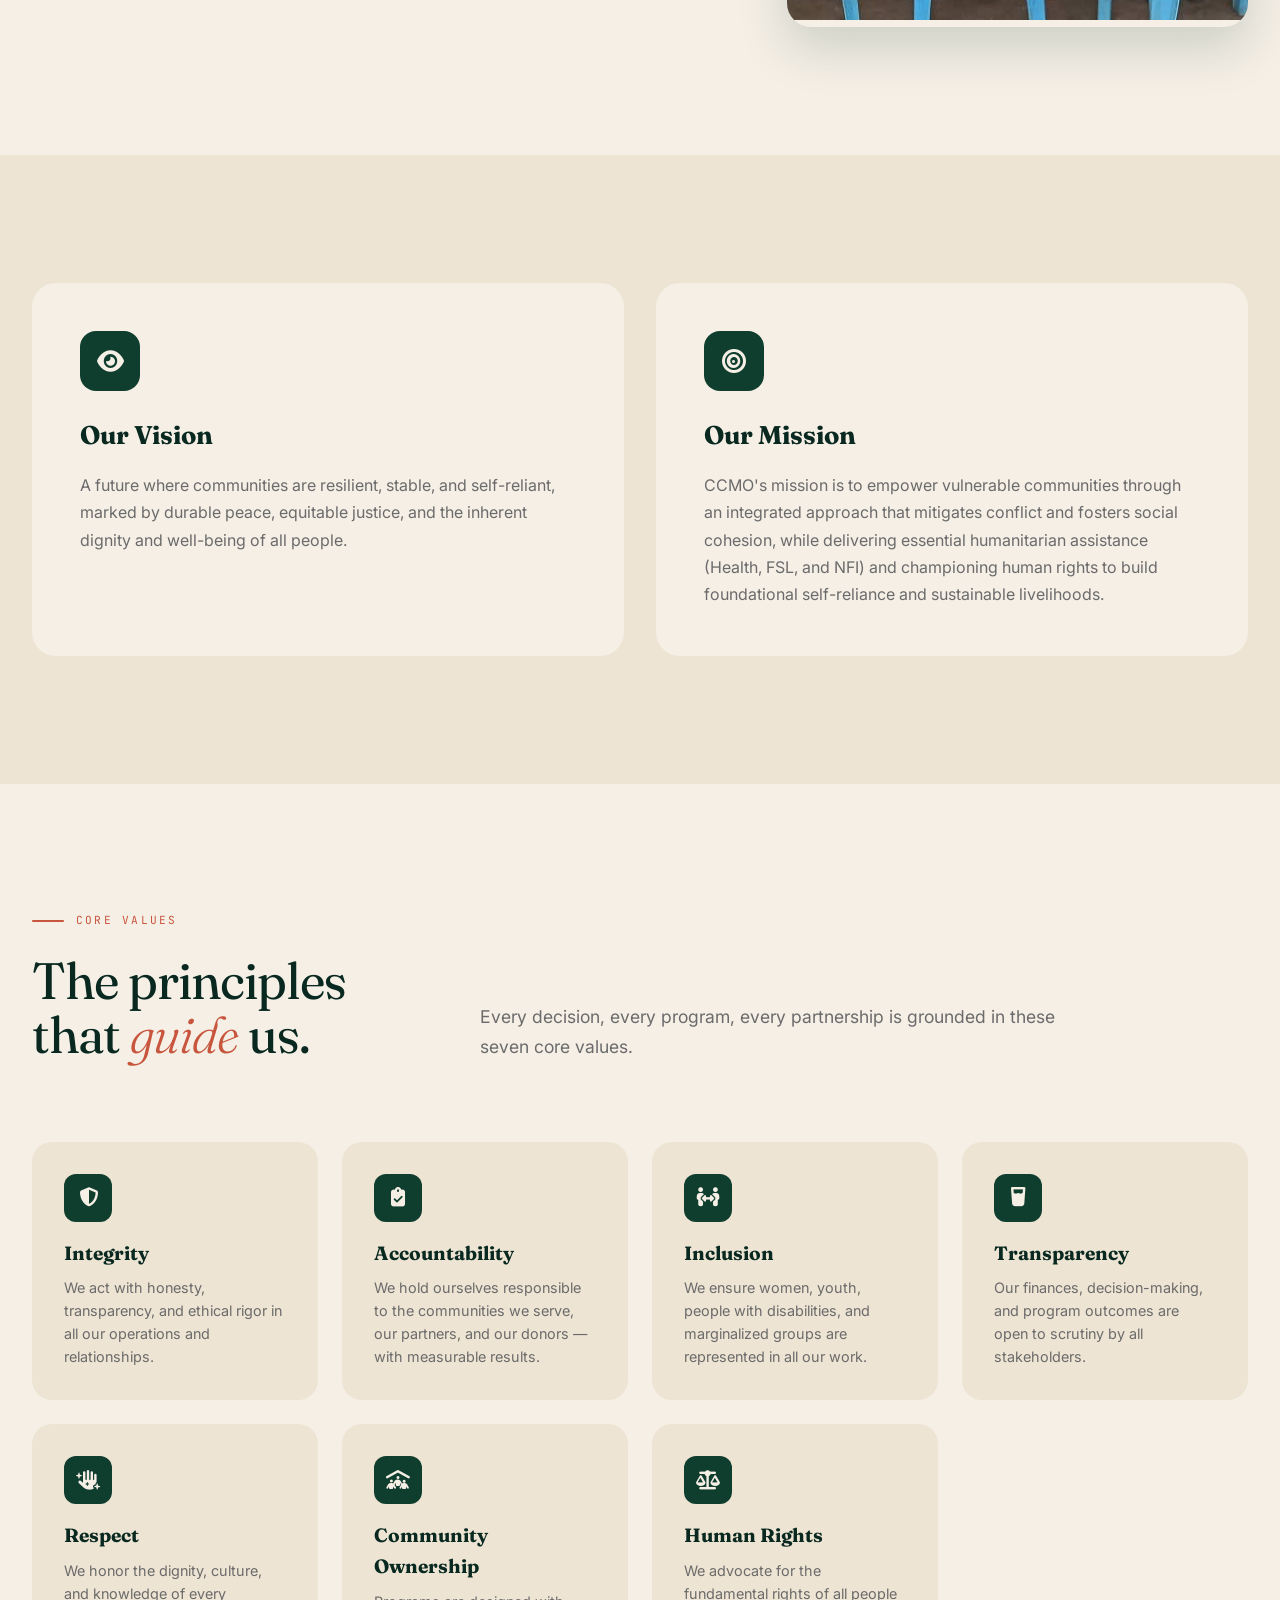
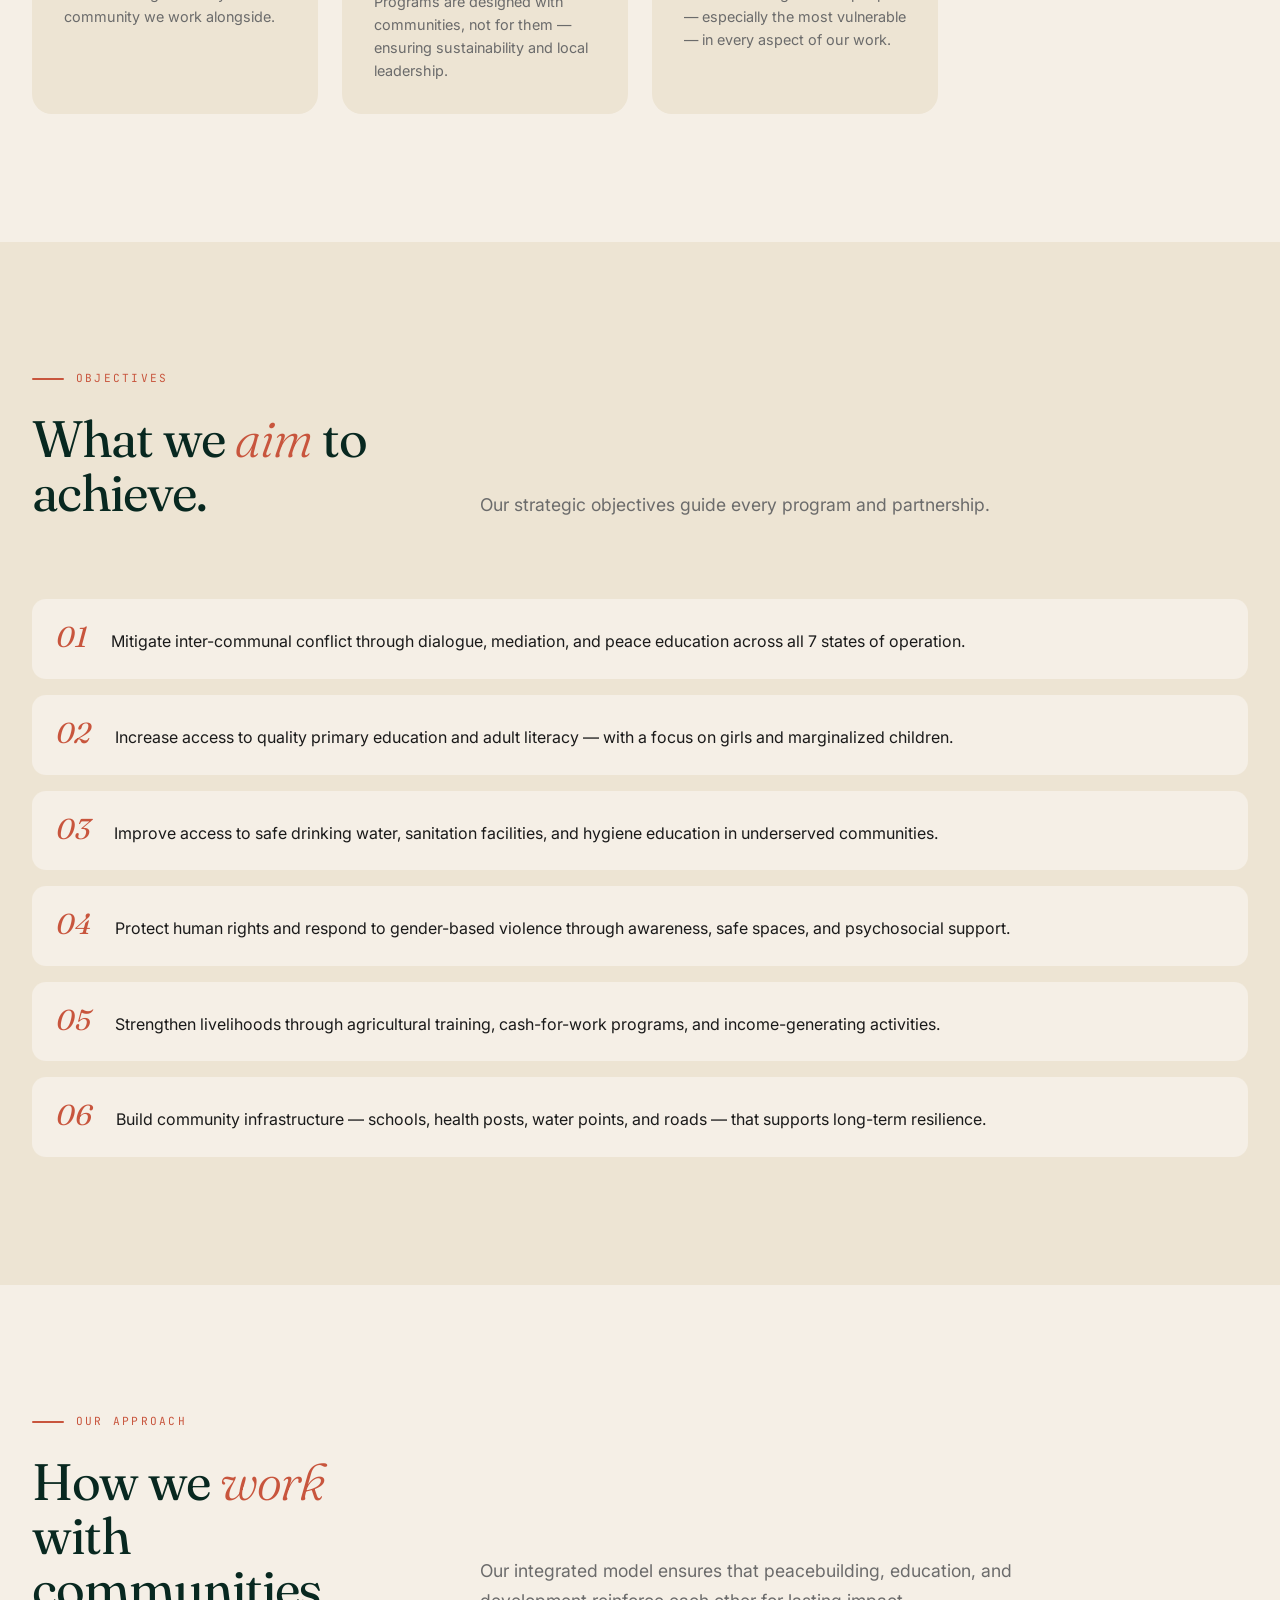
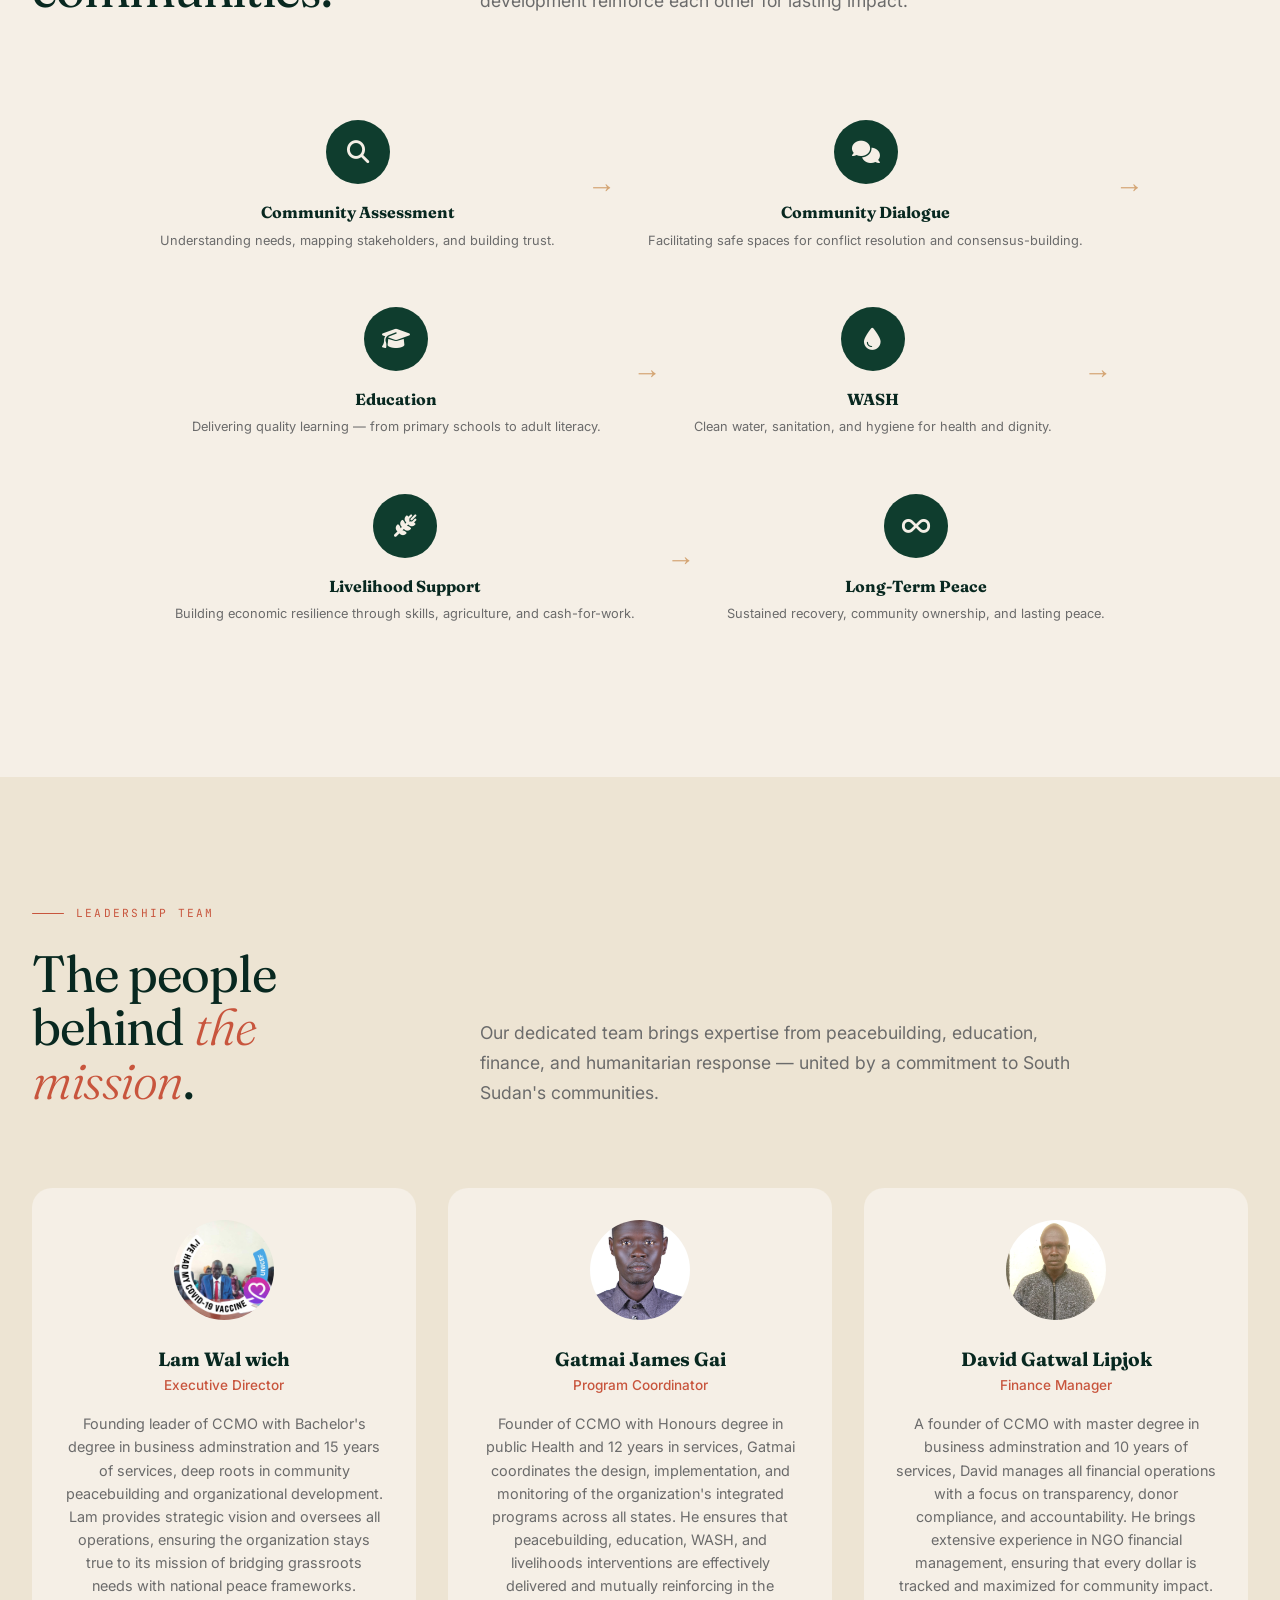
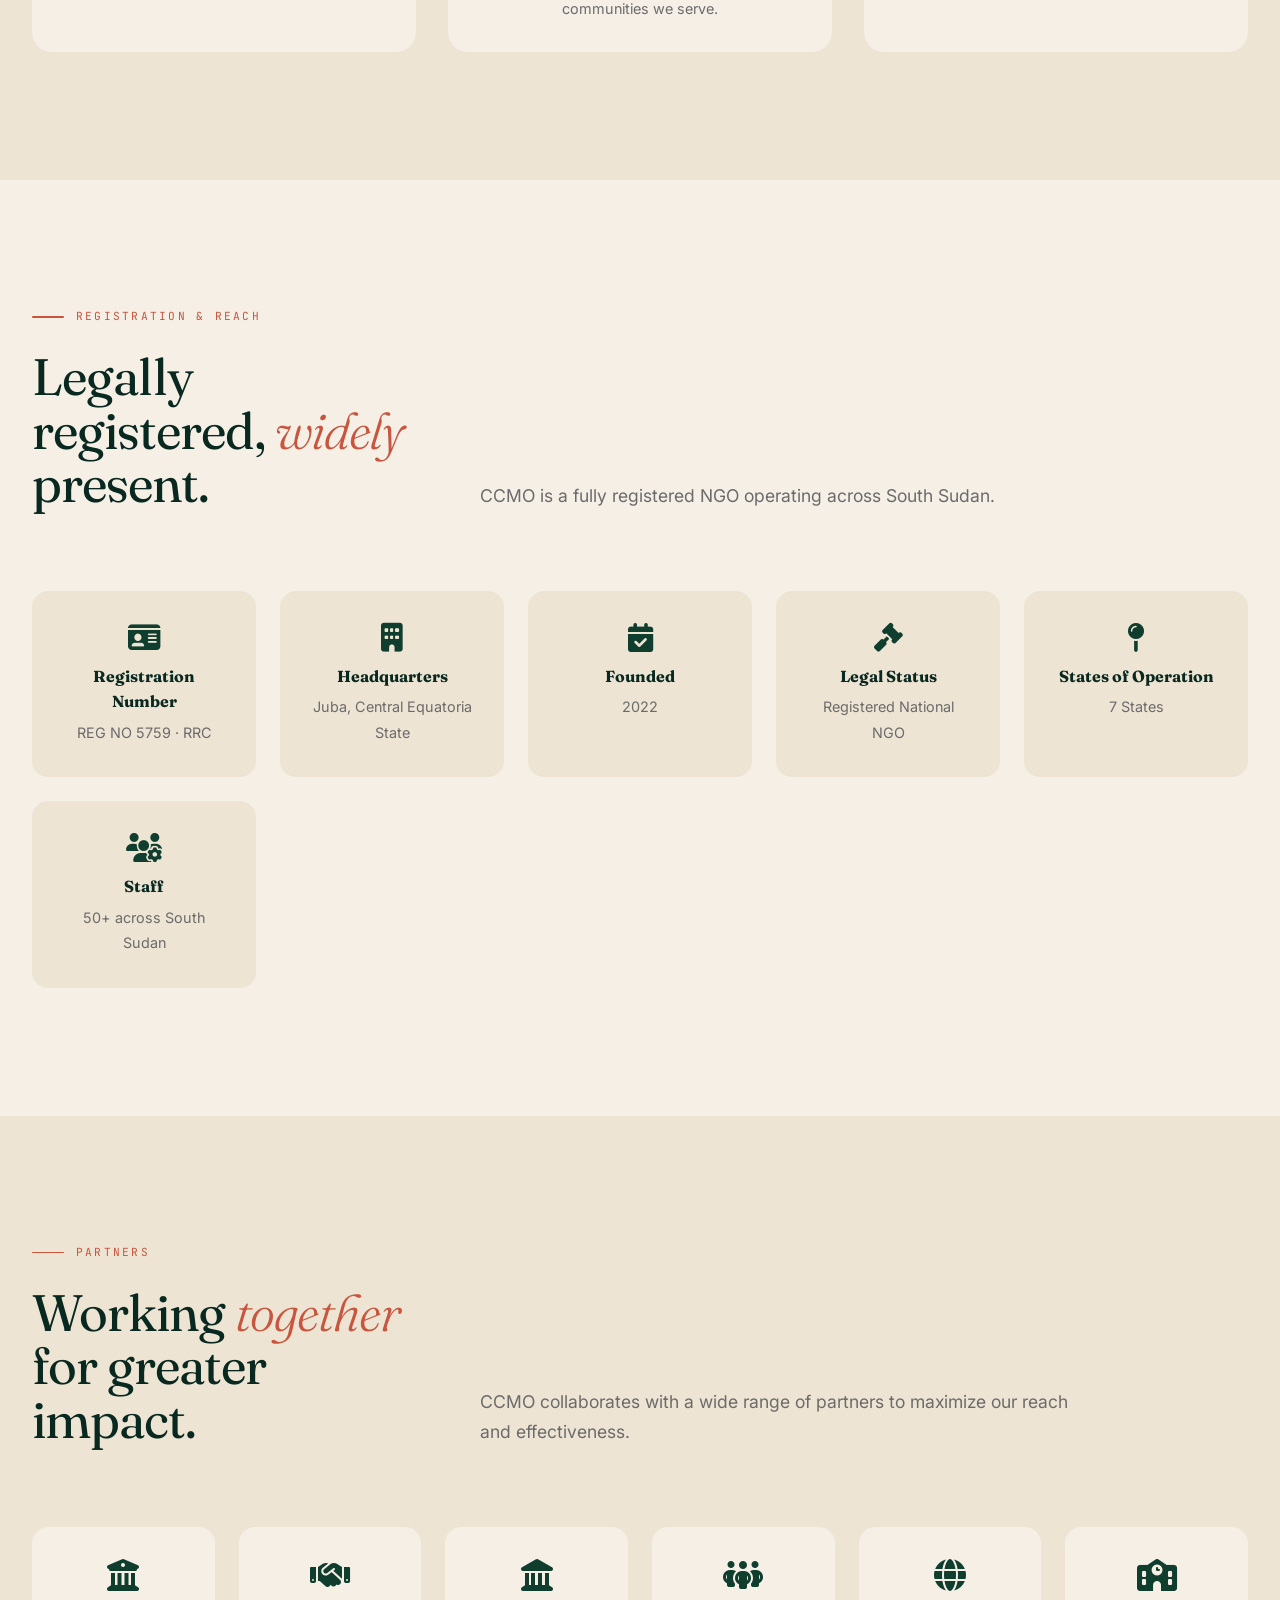
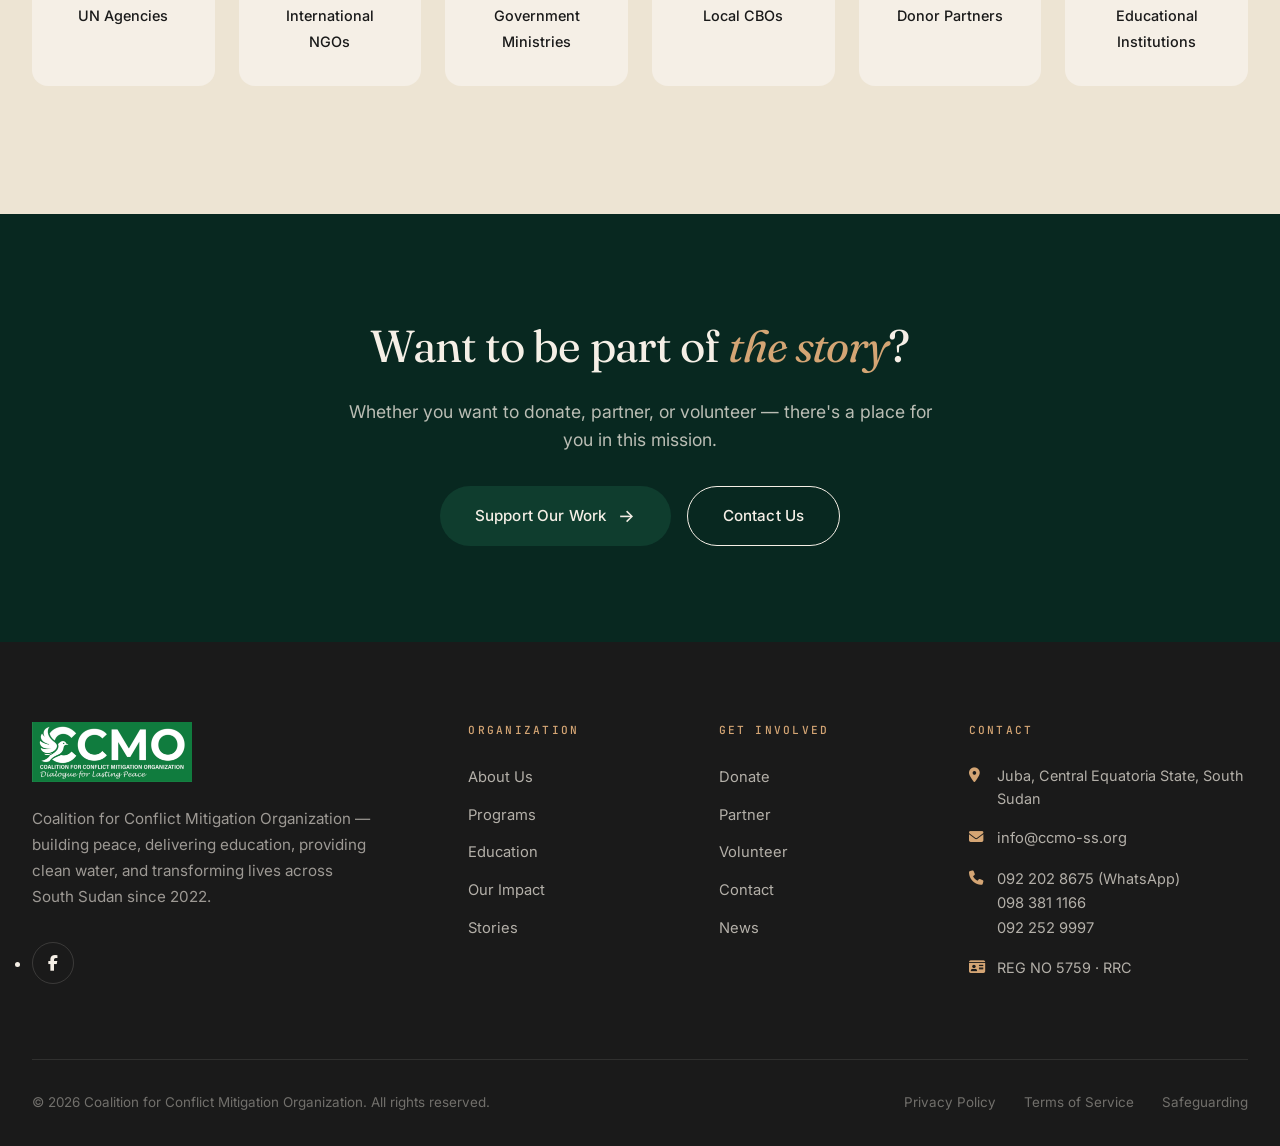
<file: about.html>
<!DOCTYPE html>
<html lang="en">
<head>
    <meta charset="UTF-8">
    <meta name="viewport" content="width=device-width, initial-scale=1.0">
    <meta name="description" content="About CCMO — Our story, mission, vision, core values, leadership team, and organizational structure.">
    <title>About — CCMO | Our Story · Mission · Leadership</title>
    <link rel="preconnect" href="https://fonts.googleapis.com">
    <link rel="preconnect" href="https://fonts.gstatic.com" crossorigin>
    <link href="https://fonts.googleapis.com/css2?family=Fraunces:ital,opsz,wght@0,9..144,300;0,9..144,400;0,9..144,500;0,9..144,600;0,9..144,700;0,9..144,800;0,9..144,900;1,9..144,400;1,9..144,500&family=Inter:wght@300;400;500;600;700&family=JetBrains+Mono:wght@400;500&display=swap" rel="stylesheet">
    <link rel="stylesheet" href="https://cdnjs.cloudflare.com/ajax/libs/font-awesome/6.4.0/css/all.min.css">
    <link rel="stylesheet" href="style.css">
</head>
<body>
    <div class="announce">
        <div class="announce-track">
            <div class="announce-item"><span class="dot"></span>Registered NGO · REG NO 5759</div>
            <div class="announce-item"><span class="dot"></span>Operating across 7 states in South Sudan</div>
            <div class="announce-item"><span class="dot"></span>Founded 2022 · Juba Headquarters</div>
            <div class="announce-item"><span class="dot"></span>Peace · Education · WASH · Protection</div>
            <div class="announce-item"><span class="dot"></span>Registered NGO · REG NO 5759</div>
            <div class="announce-item"><span class="dot"></span>Operating across 7 states in South Sudan</div>
            <div class="announce-item"><span class="dot"></span>Founded 2022 · Juba Headquarters</div>
            <div class="announce-item"><span class="dot"></span>Peace · Education · WASH · Protection</div>
        </div>
    </div>
    <nav id="navbar">
        <div class="nav-inner">
            <a href="index.html" class="logo">
    <img src="assets/ccmologo.jpeg" alt="CCMO – Coalition for Conflict Mitigation Organization">
</a>
            <ul class="nav-links" id="navLinks">
                <li><a href="index.html">Home</a></li>
                <li><a href="about.html" class="active">About</a></li>
                <li><a href="programs.html">Programs</a></li>
                <li><a href="education.html">Education</a></li>
                <li><a href="impact.html">Impact</a></li>
                <li><a href="stories.html">Stories</a></li>
                <li><a href="news.html">News</a></li>
                <li><a href="contact.html">Contact</a></li>
            </ul>
            <a href="support.html" class="nav-cta"><i class="fas fa-heart"></i> Support Our Work</a>
            <button class="mobile-toggle" id="mobileToggle" aria-label="Menu"><i class="fas fa-bars"></i></button>
        </div>
    </nav>

    <!-- PAGE HERO -->
    <section class="page-hero page-hero-about">
        <div class="page-hero-overlay"></div>
        <div class="page-hero-content container reveal">
            <div class="section-label" style="color:var(--gold);">Who We Are</div>
            <h1>From <span class="italic">conflict</span> to community-led <span class="italic">resilience</span>.</h1>
            <p class="page-hero-desc">CCMO bridges the gap between national peace agreements and grassroots realities — empowering communities across South Sudan since 2022.</p>
        </div>
    </section>

    <!-- OUR STORY -->
    <section class="section">
        <div class="container">
            <div class="section-head reveal"><div><div class="section-label">Our Story</div><h2 class="section-title">Born from <span class="italic">urgency</span>, driven by <span class="italic">hope</span>.</h2></div><div><p class="section-desc">In 2022, a group of South Sudanese peacebuilders, educators, and community advocates came together with a shared conviction: that peace agreements signed in capitals only matter if they reach the communities torn apart by conflict. CCMO was founded to be that bridge.</p></div></div>
            <div class="about-story-grid reveal">
                <div class="about-story-text">
                    <p>South Sudan has experienced cycles of violence that national-level agreements have struggled to address at the grassroots. Inter-communal conflicts over resources, cattle raiding, revenge killings, and the devastating impacts of climate change continue to fracture communities — even when formal peace processes are underway.</p>
                    <p>CCMO was established to work directly within these communities. We facilitate peace dialogues, deliver quality education, drill boreholes for clean water, support survivors of gender-based violence, and build the infrastructure that communities need to recover and thrive. Our integrated approach recognizes that peace, education, clean water, and livelihoods are interconnected — you cannot have lasting peace without dignity, and you cannot have dignity without access to the most fundamental resources.</p>
                    <p>Since our founding, we have grown from a small team in Juba to operating across 7 states, reaching over 120 communities, and touching more than 15,000 lives. Our work is grounded in the belief that communities themselves hold the solutions — our role is to support, facilitate, and amplify.</p>
                </div>
                <div class="about-story-image"><img src="assets/ccmd15.jpeg" alt="CCMO community work" loading="lazy"></div>
            </div>
        </div>
    </section>

   <!-- VISION & MISSION -->
<section class="section" style="background:var(--cream-warm);">
    <div class="container">
        <div class="vm-grid reveal">
            <div class="vm-card">
                <div class="vm-icon"><i class="fas fa-eye"></i></div>
                <h3>Our Vision</h3>
                <p>A future where communities are resilient, stable, and self-reliant, marked by durable peace, equitable justice, and the inherent dignity and well-being of all people.</p>
            </div>
            <div class="vm-card">
                <div class="vm-icon"><i class="fas fa-bullseye"></i></div>
                <h3>Our Mission</h3>
                <p>CCMO's mission is to empower vulnerable communities through an integrated approach that mitigates conflict and fosters social cohesion, while delivering essential humanitarian assistance (Health, FSL, and NFI) and championing human rights to build foundational self-reliance and sustainable livelihoods.</p>
            </div>
        </div>
    </div>
</section>

    <!-- CORE VALUES -->
    <section class="section">
        <div class="container">
            <div class="section-head reveal"><div><div class="section-label">Core Values</div><h2 class="section-title">The principles that <span class="italic">guide</span> us.</h2></div><p class="section-desc">Every decision, every program, every partnership is grounded in these seven core values.</p></div>
            <div class="values-grid">
                <div class="value-card reveal"><div class="value-icon"><i class="fas fa-shield-halved"></i></div><h4>Integrity</h4><p>We act with honesty, transparency, and ethical rigor in all our operations and relationships.</p></div>
                <div class="value-card reveal reveal-delay-1"><div class="value-icon"><i class="fas fa-clipboard-check"></i></div><h4>Accountability</h4><p>We hold ourselves responsible to the communities we serve, our partners, and our donors — with measurable results.</p></div>
                <div class="value-card reveal reveal-delay-2"><div class="value-icon"><i class="fas fa-people-arrows"></i></div><h4>Inclusion</h4><p>We ensure women, youth, people with disabilities, and marginalized groups are represented in all our work.</p></div>
                <div class="value-card reveal reveal-delay-3"><div class="value-icon"><i class="fas fa-glass-water"></i></div><h4>Transparency</h4><p>Our finances, decision-making, and program outcomes are open to scrutiny by all stakeholders.</p></div>
                <div class="value-card reveal"><div class="value-icon"><i class="fas fa-hand-sparkles"></i></div><h4>Respect</h4><p>We honor the dignity, culture, and knowledge of every community we work alongside.</p></div>
                <div class="value-card reveal reveal-delay-1"><div class="value-icon"><i class="fas fa-people-roof"></i></div><h4>Community Ownership</h4><p>Programs are designed with communities, not for them — ensuring sustainability and local leadership.</p></div>
                <div class="value-card reveal reveal-delay-2"><div class="value-icon"><i class="fas fa-scale-balanced"></i></div><h4>Human Rights</h4><p>We advocate for the fundamental rights of all people — especially the most vulnerable — in every aspect of our work.</p></div>
            </div>
        </div>
    </section>

    <!-- OBJECTIVES -->
    <section class="section" style="background:var(--cream-warm);">
        <div class="container">
            <div class="section-head reveal"><div><div class="section-label">Objectives</div><h2 class="section-title">What we <span class="italic">aim</span> to achieve.</h2></div><p class="section-desc">Our strategic objectives guide every program and partnership.</p></div>
            <div class="objectives-list reveal">
                <div class="objective-item"><span class="obj-num">01</span><p>Mitigate inter-communal conflict through dialogue, mediation, and peace education across all 7 states of operation.</p></div>
                <div class="objective-item"><span class="obj-num">02</span><p>Increase access to quality primary education and adult literacy — with a focus on girls and marginalized children.</p></div>
                <div class="objective-item"><span class="obj-num">03</span><p>Improve access to safe drinking water, sanitation facilities, and hygiene education in underserved communities.</p></div>
                <div class="objective-item"><span class="obj-num">04</span><p>Protect human rights and respond to gender-based violence through awareness, safe spaces, and psychosocial support.</p></div>
                <div class="objective-item"><span class="obj-num">05</span><p>Strengthen livelihoods through agricultural training, cash-for-work programs, and income-generating activities.</p></div>
                <div class="objective-item"><span class="obj-num">06</span><p>Build community infrastructure — schools, health posts, water points, and roads — that supports long-term resilience.</p></div>
            </div>
        </div>
    </section>

    <!-- OUR APPROACH -->
    <section class="section">
        <div class="container">
            <div class="section-head reveal"><div><div class="section-label">Our Approach</div><h2 class="section-title">How we <span class="italic">work</span> with communities.</h2></div><p class="section-desc">Our integrated model ensures that peacebuilding, education, and development reinforce each other for lasting impact.</p></div>
            <div class="approach-flow reveal">
                <div class="approach-step"><div class="approach-circle"><i class="fas fa-magnifying-glass"></i></div><h4>Community Assessment</h4><p>Understanding needs, mapping stakeholders, and building trust.</p></div>
                <div class="approach-arrow">→</div>
                <div class="approach-step"><div class="approach-circle"><i class="fas fa-comments"></i></div><h4>Community Dialogue</h4><p>Facilitating safe spaces for conflict resolution and consensus-building.</p></div>
                <div class="approach-arrow">→</div>
                <div class="approach-step"><div class="approach-circle"><i class="fas fa-graduation-cap"></i></div><h4>Education</h4><p>Delivering quality learning — from primary schools to adult literacy.</p></div>
                <div class="approach-arrow">→</div>
                <div class="approach-step"><div class="approach-circle"><i class="fas fa-tint"></i></div><h4>WASH</h4><p>Clean water, sanitation, and hygiene for health and dignity.</p></div>
                <div class="approach-arrow">→</div>
                <div class="approach-step"><div class="approach-circle"><i class="fas fa-wheat-awn"></i></div><h4>Livelihood Support</h4><p>Building economic resilience through skills, agriculture, and cash-for-work.</p></div>
                <div class="approach-arrow">→</div>
                <div class="approach-step"><div class="approach-circle"><i class="fas fa-infinity"></i></div><h4>Long-Term Peace</h4><p>Sustained recovery, community ownership, and lasting peace.</p></div>
            </div>
        </div>
    </section>
<!-- LEADERSHIP (updated with real team images) -->
<section class="section" style="background:var(--cream-warm);">
    <div class="container">
        <div class="section-head reveal">
            <div>
                <div class="section-label">Leadership Team</div>
                <h2 class="section-title">The people behind <span class="italic">the mission</span>.</h2>
            </div>
            <p class="section-desc">Our dedicated team brings expertise from peacebuilding, education, finance, and humanitarian response — united by a commitment to South Sudan's communities.</p>
        </div>
        <div class="leadership-grid">
            <!-- Lam Wal wich - Executive Director -->
            <div class="leader-card reveal">
                <div class="leader-img">
                    <img src="assets/lam1.jpeg" alt="Lam Wal wich - Executive Director" loading="lazy">
                </div>
                <h4>Lam Wal wich</h4>
                <span class="leader-title">Executive Director</span>
                <p>Founding leader of CCMO with Bachelor's degree in business adminstration and 15 years of services, deep roots in community peacebuilding and organizational development. Lam provides strategic vision and oversees all operations, ensuring the organization stays true to its mission of bridging grassroots needs with national peace frameworks.</p>
            </div>

            <!-- Gatmai James Gai - Program Coordinator -->
            <div class="leader-card reveal reveal-delay-1">
                <div class="leader-img">
                    <img src="assets/lam2.jpeg" alt="Gatmai James Gai - Program Coordinator" loading="lazy">
                </div>
                <h4>Gatmai James Gai</h4>
                <span class="leader-title">Program Coordinator</span>
                <p>Founder of CCMO with Honours degree in public Health and 12 years in services, Gatmai coordinates the design, implementation, and monitoring of the organization's integrated programs across all states. He ensures that peacebuilding, education, WASH, and livelihoods interventions are effectively delivered and mutually reinforcing in the communities we serve.</p>
            </div>

            <!-- David Gatwal Lipjok - Finance Manager -->
            <div class="leader-card reveal reveal-delay-2">
                <div class="leader-img">
                    <img src="assets/lam3.jpeg" alt="David Gatwal Lipjok - Finance Manager" loading="lazy">
                </div>
                <h4>David Gatwal Lipjok</h4>
                <span class="leader-title">Finance Manager</span>
                <p>A founder of CCMO with master degree in business adminstration and 10 years of services, David manages all financial operations with a focus on transparency, donor compliance, and accountability. He brings extensive experience in NGO financial management, ensuring that every dollar is tracked and maximized for community impact.</p>
            </div>
        </div>
    </div>
</section>

    <!-- REGISTRATION + WHERE WE WORK -->
    <section class="section">
        <div class="container">
            <div class="section-head reveal"><div><div class="section-label">Registration & Reach</div><h2 class="section-title">Legally registered, <span class="italic">widely</span> present.</h2></div><p class="section-desc">CCMO is a fully registered NGO operating across South Sudan.</p></div>
            <div class="reg-grid reveal">
                <div class="reg-card"><i class="fas fa-id-card"></i><strong>Registration Number</strong><span>REG NO 5759 · RRC</span></div>
                <div class="reg-card"><i class="fas fa-building"></i><strong>Headquarters</strong><span>Juba, Central Equatoria State</span></div>
                <div class="reg-card"><i class="fas fa-calendar-check"></i><strong>Founded</strong><span>2022</span></div>
                <div class="reg-card"><i class="fas fa-gavel"></i><strong>Legal Status</strong><span>Registered National NGO</span></div>
                <div class="reg-card"><i class="fas fa-map-pin"></i><strong>States of Operation</strong><span>7 States</span></div>
                <div class="reg-card"><i class="fas fa-users-gear"></i><strong>Staff</strong><span>50+ across South Sudan</span></div>
            </div>
        </div>
    </section>

    <!-- PARTNERS -->
    <section class="section" style="background:var(--cream-warm);">
        <div class="container">
            <div class="section-head reveal"><div><div class="section-label">Partners</div><h2 class="section-title">Working <span class="italic">together</span> for greater impact.</h2></div><p class="section-desc">CCMO collaborates with a wide range of partners to maximize our reach and effectiveness.</p></div>
            <div class="partners-grid reveal">
                <div class="partner-card"><i class="fas fa-building-columns"></i><span>UN Agencies</span></div>
                <div class="partner-card"><i class="fas fa-handshake"></i><span>International NGOs</span></div>
                <div class="partner-card"><i class="fas fa-landmark"></i><span>Government Ministries</span></div>
                <div class="partner-card"><i class="fas fa-people-group"></i><span>Local CBOs</span></div>
                <div class="partner-card"><i class="fas fa-globe"></i><span>Donor Partners</span></div>
                <div class="partner-card"><i class="fas fa-school"></i><span>Educational Institutions</span></div>
            </div>
        </div>
    </section>

    <!-- CTA -->
    <section class="cta-section">
        <div class="container"><div class="cta-inner reveal"><h2>Want to be part of <span class="italic">the story</span>?</h2><p>Whether you want to donate, partner, or volunteer — there's a place for you in this mission.</p><div class="cta-buttons"><a href="support.html" class="btn btn-primary">Support Our Work<span class="arrow">→</span></a><a href="contact.html" class="btn btn-ghost" style="border-color:var(--cream);color:var(--cream);">Contact Us</a></div></div></div>
    </section>

    <!-- FOOTER -->
<footer role="contentinfo">
    <div class="container">
        <div class="footer-top">
            <!-- Brand / About -->
            <div class="footer-brand">
                <a href="index.html" class="logo" aria-label="CCMO – Coalition for Conflict Mitigation Organization">
                    <img src="assets/ccmologo.jpeg" alt="CCMO – Coalition for Conflict Mitigation Organization">
                </a>
                <p>Coalition for Conflict Mitigation Organization — building peace, delivering education, providing clean water, and transforming lives across South Sudan since 2022.</p>

                <!-- Social Links (only Facebook) -->
                <ul class="footer-social" aria-label="Social media links">
                    <li>
                        <a href="https://www.facebook.com/profile.php?id=61579748477736" target="_blank" rel="noopener noreferrer" aria-label="Facebook">
                            <i class="fab fa-facebook-f" aria-hidden="true"></i>
                        </a>
                    </li>
                </ul>
            </div>

            <!-- Organization Links -->
            <div class="footer-col">
                <h4>Organization</h4>
                <ul>
                    <li><a href="about.html">About Us</a></li>
                    <li><a href="programs.html">Programs</a></li>
                    <li><a href="education.html">Education</a></li>
                    <li><a href="impact.html">Our Impact</a></li>
                    <li><a href="stories.html">Stories</a></li>
                </ul>
            </div>

            <!-- Get Involved -->
            <div class="footer-col">
                <h4>Get Involved</h4>
                <ul>
                    <li><a href="support.html">Donate</a></li>
                    <li><a href="support.html">Partner</a></li>
                    <li><a href="support.html">Volunteer</a></li>
                    <li><a href="contact.html">Contact</a></li>
                    <li><a href="news.html">News</a></li>
                </ul>
            </div>

            <!-- Contact -->
            <div class="footer-col">
                <h4>Contact</h4>
                <div class="footer-contact-item">
                    <i class="fas fa-location-dot" aria-hidden="true"></i>
                    <span>Juba, Central Equatoria State, South Sudan</span>
                </div>
                <div class="footer-contact-item">
                    <i class="fas fa-envelope" aria-hidden="true"></i>
                    <span><a href="mailto:info@ccmo-ss.org">info@ccmo-ss.org</a></span>
                </div>
                <div class="footer-contact-item">
                    <i class="fas fa-phone" aria-hidden="true"></i>
                    <span>
                        <a href="https://wa.me/211922028675" target="_blank" rel="noopener noreferrer">092 202 8675</a> (WhatsApp)<br>
                        <a href="tel:+211983811166">098 381 1166</a><br>
                        <a href="tel:+211922529997">092 252 9997</a>
                    </span>
                </div>
                <div class="footer-contact-item">
                    <i class="fas fa-id-card" aria-hidden="true"></i>
                    <span>REG NO 5759 · RRC</span>
                </div>
            </div>
        </div>

        <!-- Bottom Bar -->
        <div class="footer-bottom">
            <div>&copy; 2026 Coalition for Conflict Mitigation Organization. All rights reserved.</div>
            <div>
                <a href="privacy.html">Privacy Policy</a>
                <a href="terms.html">Terms of Service</a>
                <a href="safeguarding.html">Safeguarding</a>
            </div>
        </div>
    </div>
</footer>

<script src="script.js"></script>
</body>
</html>
</file>
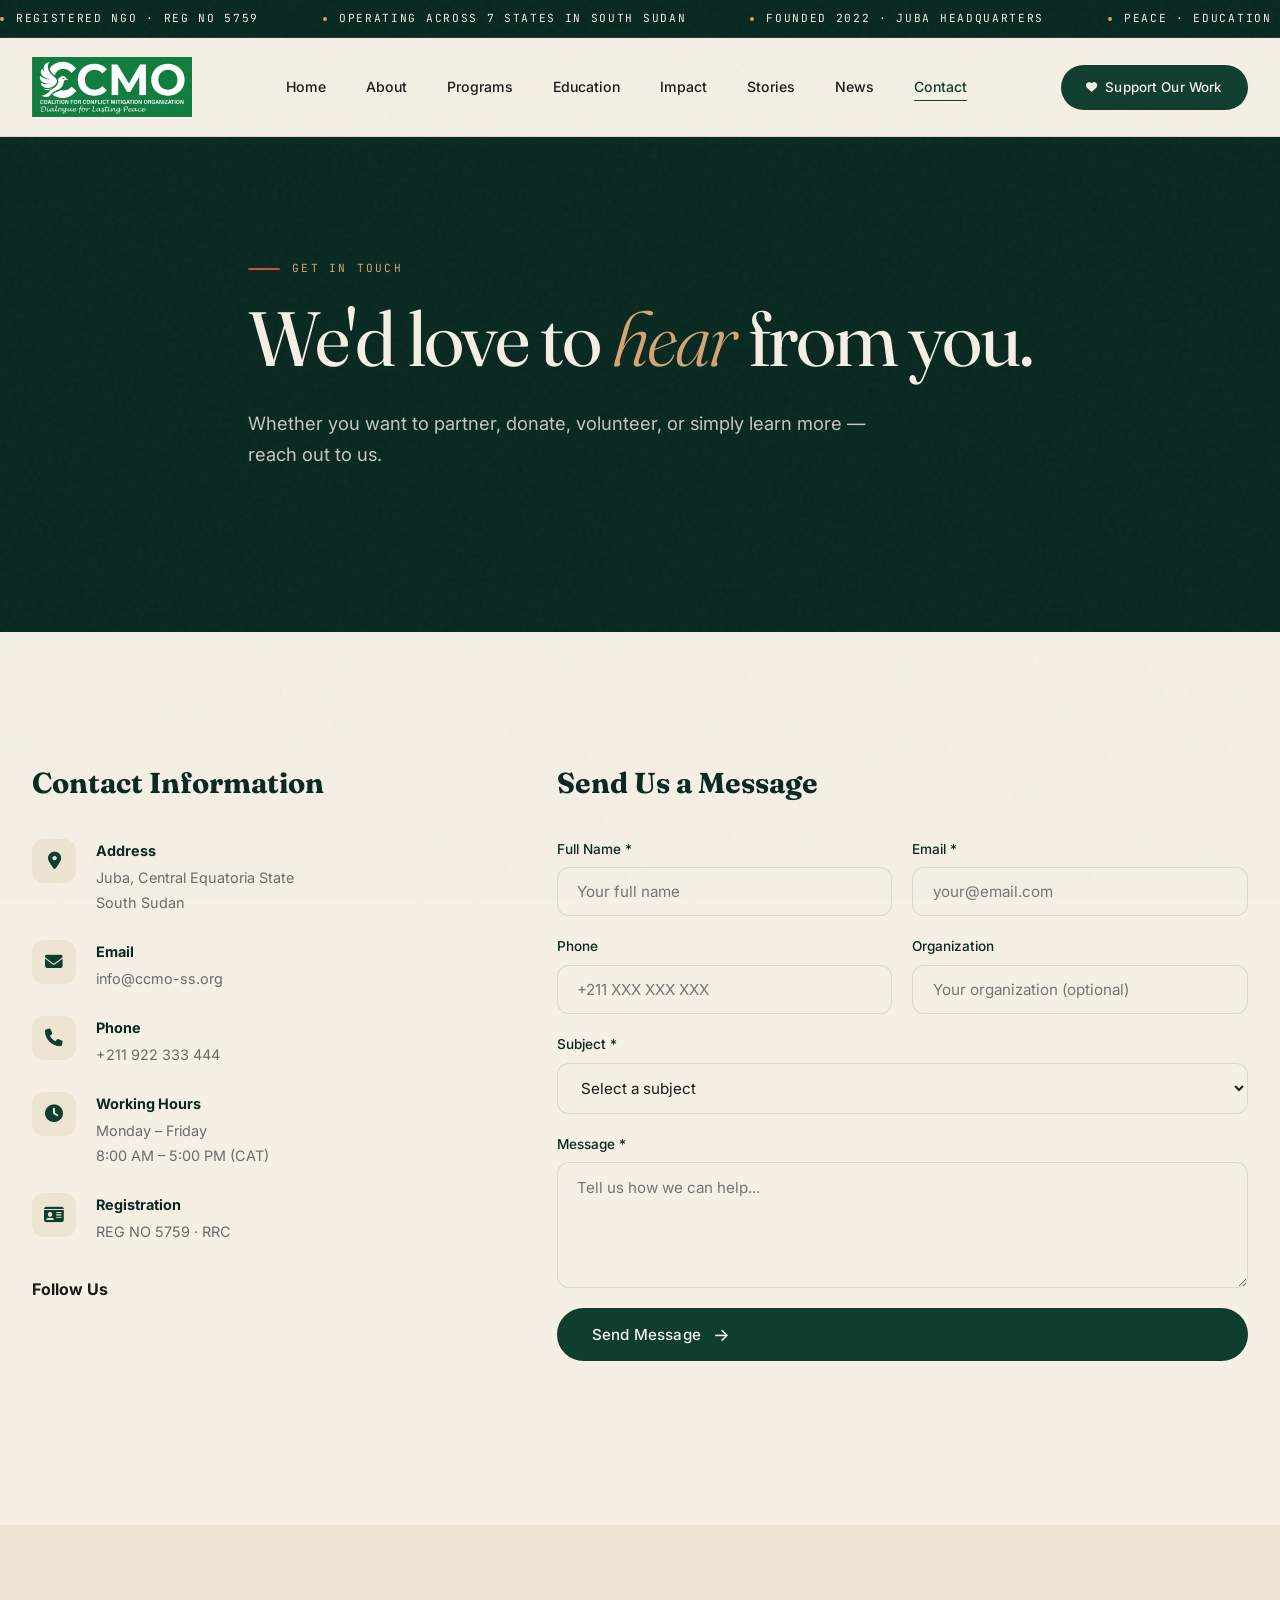
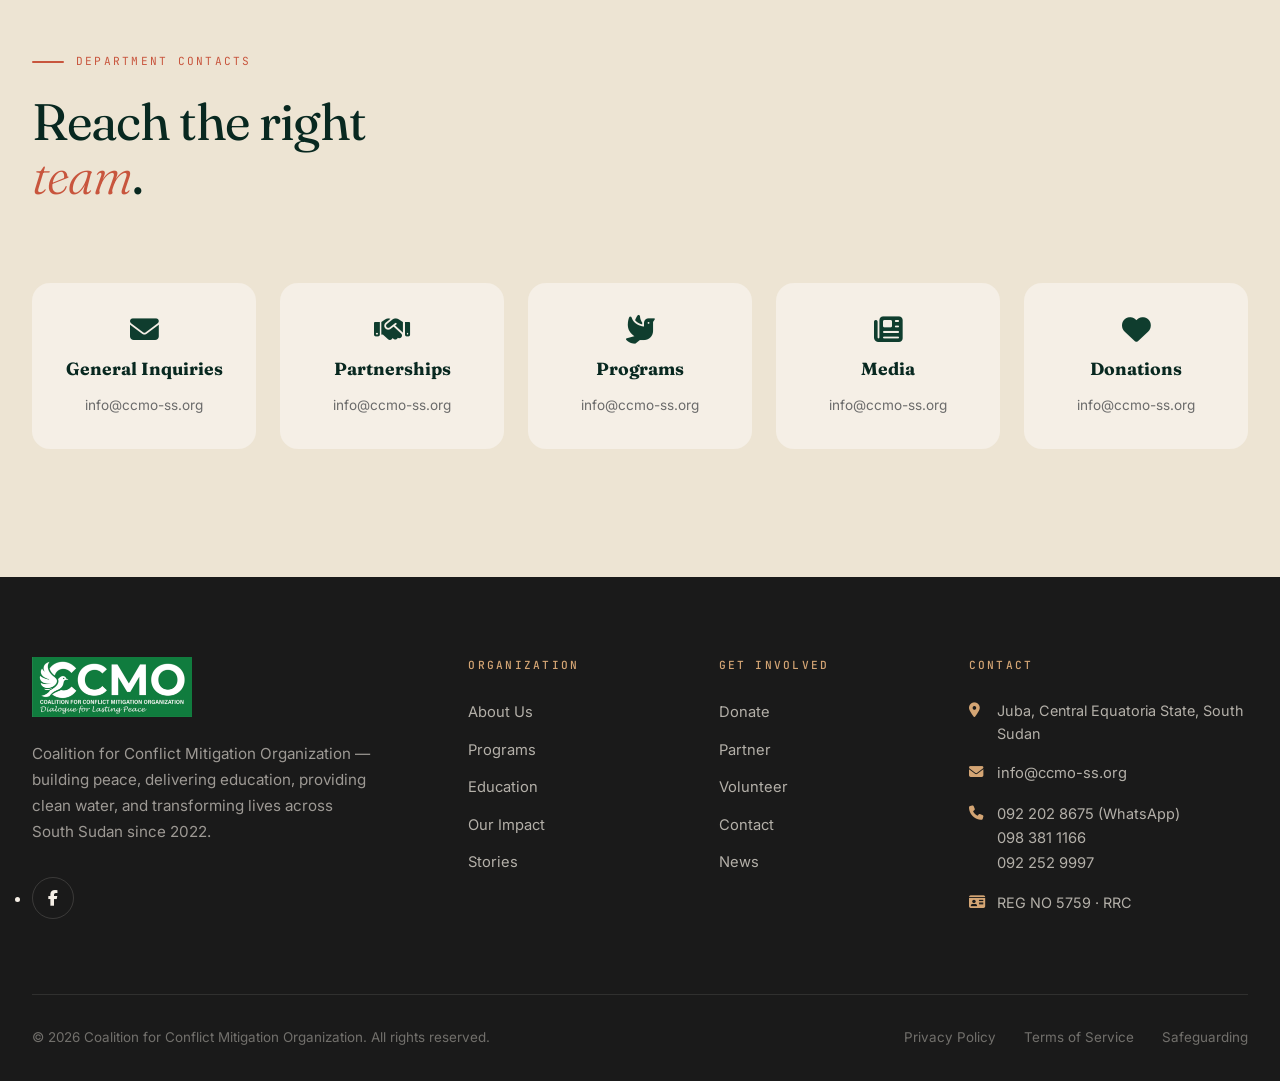
<file: contact.html>
<!DOCTYPE html>
<html lang="en">
<head>
    <meta charset="UTF-8">
    <meta name="viewport" content="width=device-width, initial-scale=1.0">
    <meta name="description" content="Contact CCMO — Get in touch with the Coalition for Conflict Mitigation Organization in Juba, South Sudan.">
    <title>Contact — CCMO | Get in Touch · Offices · Inquiries</title>
    <link rel="preconnect" href="https://fonts.googleapis.com">
    <link rel="preconnect" href="https://fonts.gstatic.com" crossorigin>
    <link href="https://fonts.googleapis.com/css2?family=Fraunces:ital,opsz,wght@0,9..144,300;0,9..144,400;0,9..144,500;0,9..144,600;0,9..144,700;0,9..144,800;0,9..144,900;1,9..144,400;1,9..144,500&family=Inter:wght@300;400;500;600;700&family=JetBrains+Mono:wght@400;500&display=swap" rel="stylesheet">
    <link rel="stylesheet" href="https://cdnjs.cloudflare.com/ajax/libs/font-awesome/6.4.0/css/all.min.css">
    <link rel="stylesheet" href="style.css">
</head>
<body>
    <div class="announce">
        <div class="announce-track">
            <div class="announce-item"><span class="dot"></span>Registered NGO · REG NO 5759</div>
            <div class="announce-item"><span class="dot"></span>Operating across 7 states in South Sudan</div>
            <div class="announce-item"><span class="dot"></span>Founded 2022 · Juba Headquarters</div>
            <div class="announce-item"><span class="dot"></span>Peace · Education · WASH · Protection</div>
            <div class="announce-item"><span class="dot"></span>Registered NGO · REG NO 5759</div>
            <div class="announce-item"><span class="dot"></span>Operating across 7 states in South Sudan</div>
            <div class="announce-item"><span class="dot"></span>Founded 2022 · Juba Headquarters</div>
            <div class="announce-item"><span class="dot"></span>Peace · Education · WASH · Protection</div>
        </div>
    </div>
    <nav id="navbar">
        <div class="nav-inner">
            <a href="index.html" class="logo">
                <img src="assets/ccmologo.jpeg" alt="CCMO – Coalition for Conflict Mitigation Organization">
            </a>
            <ul class="nav-links" id="navLinks">
                <li><a href="index.html">Home</a></li>
                <li><a href="about.html">About</a></li>
                <li><a href="programs.html">Programs</a></li>
                <li><a href="education.html">Education</a></li>
                <li><a href="impact.html">Impact</a></li>
                <li><a href="stories.html">Stories</a></li>
                <li><a href="news.html">News</a></li>
                <li><a href="contact.html" class="active">Contact</a></li>
            </ul>
            <a href="support.html" class="nav-cta"><i class="fas fa-heart" aria-hidden="true"></i> Support Our Work</a>
            <button class="mobile-toggle" id="mobileToggle" aria-label="Menu"><i class="fas fa-bars" aria-hidden="true"></i></button>
        </div>
    </nav>

    <section class="page-hero page-hero-contact">
        <div class="page-hero-overlay"></div>
        <div class="page-hero-content container reveal">
            <div class="section-label" style="color:var(--gold);">Get in Touch</div>
            <h1>We'd love to <span class="italic">hear</span> from you.</h1>
            <p class="page-hero-desc">Whether you want to partner, donate, volunteer, or simply learn more — reach out to us.</p>
        </div>
    </section>

    <!-- CONTACT INFO + FORM (Netlify-ready) -->
    <section class="section">
        <div class="container">
            <div class="contact-grid reveal">
                <!-- Contact Info Column -->
                <div class="contact-info-col">
                    <h3>Contact Information</h3>
                    <div class="contact-info-item">
                        <i class="fas fa-location-dot" aria-hidden="true"></i>
                        <div><strong>Address</strong><span>Juba, Central Equatoria State<br>South Sudan</span></div>
                    </div>
                    <div class="contact-info-item">
                        <i class="fas fa-envelope" aria-hidden="true"></i>
                        <div><strong>Email</strong><span>info@ccmo-ss.org</span></div>
                    </div>
                    <div class="contact-info-item">
                        <i class="fas fa-phone" aria-hidden="true"></i>
                        <div><strong>Phone</strong><span>+211 922 333 444</span></div>
                    </div>
                    <div class="contact-info-item">
                        <i class="fas fa-clock" aria-hidden="true"></i>
                        <div><strong>Working Hours</strong><span>Monday – Friday<br>8:00 AM – 5:00 PM (CAT)</span></div>
                    </div>
                    <div class="contact-info-item">
                        <i class="fas fa-id-card" aria-hidden="true"></i>
                        <div><strong>Registration</strong><span>REG NO 5759 · RRC</span></div>
                    </div>

                    <h4 style="margin-top:2rem;">Follow Us</h4>
                    <div class="footer-social" style="margin-top:0.5rem;">
                        <a href="#" aria-label="Facebook"><i class="fab fa-facebook-f" aria-hidden="true"></i></a>
                        <a href="#" aria-label="LinkedIn"><i class="fab fa-linkedin-in" aria-hidden="true"></i></a>
                        <a href="#" aria-label="Instagram"><i class="fab fa-instagram" aria-hidden="true"></i></a>
                        <a href="#" aria-label="X (Twitter)"><i class="fab fa-x-twitter" aria-hidden="true"></i></a>
                        <a href="#" aria-label="YouTube"><i class="fab fa-youtube" aria-hidden="true"></i></a>
                    </div>
                </div>

                <!-- Netlify Form Column -->
                <div class="contact-form-col">
                    <h3>Send Us a Message</h3>

                    <!-- Netlify Form -->
                    <form
                        name="contact"
                        method="POST"
                        data-netlify="true"
                        data-netlify-honeypot="bot-field"
                        class="contact-form"
                        id="contact-form"
                    >
                        <!-- Hidden fields required by Netlify -->
                        <input type="hidden" name="form-name" value="contact">

                        <!-- Honeypot (anti-spam) -->
                        <p class="hidden" style="display:none;">
                            <label>Don’t fill this out if you’re human: <input name="bot-field"></label>
                        </p>

                        <div class="form-row">
                            <div class="form-group">
                                <label for="fullname">Full Name *</label>
                                <input type="text" id="fullname" name="fullname" required placeholder="Your full name">
                            </div>
                            <div class="form-group">
                                <label for="email">Email *</label>
                                <input type="email" id="email" name="email" required placeholder="your@email.com">
                            </div>
                        </div>

                        <div class="form-row">
                            <div class="form-group">
                                <label for="phone">Phone</label>
                                <input type="tel" id="phone" name="phone" placeholder="+211 XXX XXX XXX">
                            </div>
                            <div class="form-group">
                                <label for="organization">Organization</label>
                                <input type="text" id="organization" name="organization" placeholder="Your organization (optional)">
                            </div>
                        </div>

                        <div class="form-group">
                            <label for="subject">Subject *</label>
                            <select id="subject" name="subject" required>
                                <option value="">Select a subject</option>
                                <option value="General Inquiry">General Inquiry</option>
                                <option value="Partnerships">Partnerships</option>
                                <option value="Programs">Programs</option>
                                <option value="Media & Communications">Media & Communications</option>
                                <option value="Donations">Donations</option>
                                <option value="Volunteering">Volunteering</option>
                            </select>
                        </div>

                        <div class="form-group">
                            <label for="message">Message *</label>
                            <textarea id="message" name="message" required placeholder="Tell us how we can help..." rows="5"></textarea>
                        </div>

                        <button type="submit" class="btn btn-primary" id="submit-btn">
                            Send Message <span class="arrow">→</span>
                        </button>

                        <!-- Success / Error feedback -->
                        <div id="form-feedback" style="margin-top:1rem; font-weight:600;"></div>
                    </form>
                </div>
            </div>
        </div>
    </section>

    <!-- Netlify AJAX Submission Script -->
    <script>
        (function() {
            const form = document.getElementById('contact-form');
            const btn = document.getElementById('submit-btn');
            const feedback = document.getElementById('form-feedback');

            form.addEventListener('submit', function(e) {
                e.preventDefault();

                const originalText = btn.innerHTML;
                btn.innerHTML = 'Sending…';
                btn.disabled = true;
                feedback.textContent = '';
                feedback.style.color = '';

                const formData = new FormData(form);

                fetch('/', {
                    method: 'POST',
                    headers: { 'Content-Type': 'application/x-www-form-urlencoded' },
                    body: new URLSearchParams(formData).toString()
                })
                .then(response => {
                    if (response.ok) {
                        feedback.textContent = '✅ Message sent successfully! We’ll get back to you soon.';
                        feedback.style.color = 'var(--gold)';
                        form.reset();
                        btn.innerHTML = 'Message Sent ✓';
                        btn.style.background = 'var(--gold)';
                    } else {
                        throw new Error('Server responded with ' + response.status);
                    }
                })
                .catch(error => {
                    feedback.textContent = '❌ Oops! Something went wrong. Please try again or email us directly.';
                    feedback.style.color = '#d9534f';
                    btn.innerHTML = originalText;
                    btn.disabled = false;
                    btn.style.background = '';
                    console.error('Netlify form error:', error);
                })
                .finally(() => {
                    if (btn.innerHTML === 'Message Sent ✓') {
                        setTimeout(() => {
                            btn.innerHTML = 'Send Message <span class="arrow">→</span>';
                            btn.disabled = false;
                            btn.style.background = '';
                        }, 4000);
                    }
                });
            });
        })();
    </script>

    <!-- DEPARTMENT CONTACTS -->
    <section class="section" style="background:var(--cream-warm);">
        <div class="container">
            <div class="section-head reveal">
                <div>
                    <div class="section-label">Department Contacts</div>
                    <h2 class="section-title">Reach the right <span class="italic">team</span>.</h2>
                </div>
            </div>
            <div class="dept-grid reveal">
                <div class="dept-card">
                    <i class="fas fa-envelope" aria-hidden="true"></i>
                    <h4>General Inquiries</h4>
                    <span>info@ccmo-ss.org</span>
                </div>
                <div class="dept-card">
                    <i class="fas fa-handshake" aria-hidden="true"></i>
                    <h4>Partnerships</h4>
                    <span>info@ccmo-ss.org</span>
                </div>
                <div class="dept-card">
                    <i class="fas fa-dove" aria-hidden="true"></i>
                    <h4>Programs</h4>
                    <span>info@ccmo-ss.org</span>
                </div>
                <div class="dept-card">
                    <i class="fas fa-newspaper" aria-hidden="true"></i>
                    <h4>Media</h4>
                    <span>info@ccmo-ss.org</span>
                </div>
                <div class="dept-card">
                    <i class="fas fa-heart" aria-hidden="true"></i>
                    <h4>Donations</h4>
                    <span>info@ccmo-ss.org</span>
                </div>
            </div>
        </div>
    </section>

    <!-- FOOTER -->
<footer role="contentinfo">
    <div class="container">
        <div class="footer-top">
            <!-- Brand / About -->
            <div class="footer-brand">
                <a href="index.html" class="logo" aria-label="CCMO – Coalition for Conflict Mitigation Organization">
                    <img src="assets/ccmologo.jpeg" alt="CCMO – Coalition for Conflict Mitigation Organization">
                </a>
                <p>Coalition for Conflict Mitigation Organization — building peace, delivering education, providing clean water, and transforming lives across South Sudan since 2022.</p>

                <!-- Social Links (only Facebook) -->
                <ul class="footer-social" aria-label="Social media links">
                    <li>
                        <a href="https://www.facebook.com/profile.php?id=61579748477736" target="_blank" rel="noopener noreferrer" aria-label="Facebook">
                            <i class="fab fa-facebook-f" aria-hidden="true"></i>
                        </a>
                    </li>
                </ul>
            </div>

            <!-- Organization Links -->
            <div class="footer-col">
                <h4>Organization</h4>
                <ul>
                    <li><a href="about.html">About Us</a></li>
                    <li><a href="programs.html">Programs</a></li>
                    <li><a href="education.html">Education</a></li>
                    <li><a href="impact.html">Our Impact</a></li>
                    <li><a href="stories.html">Stories</a></li>
                </ul>
            </div>

            <!-- Get Involved -->
            <div class="footer-col">
                <h4>Get Involved</h4>
                <ul>
                    <li><a href="support.html">Donate</a></li>
                    <li><a href="support.html">Partner</a></li>
                    <li><a href="support.html">Volunteer</a></li>
                    <li><a href="contact.html">Contact</a></li>
                    <li><a href="news.html">News</a></li>
                </ul>
            </div>

            <!-- Contact -->
            <div class="footer-col">
                <h4>Contact</h4>
                <div class="footer-contact-item">
                    <i class="fas fa-location-dot" aria-hidden="true"></i>
                    <span>Juba, Central Equatoria State, South Sudan</span>
                </div>
                <div class="footer-contact-item">
                    <i class="fas fa-envelope" aria-hidden="true"></i>
                    <span><a href="mailto:info@ccmo-ss.org">info@ccmo-ss.org</a></span>
                </div>
                <div class="footer-contact-item">
                    <i class="fas fa-phone" aria-hidden="true"></i>
                    <span>
                        <a href="https://wa.me/211922028675" target="_blank" rel="noopener noreferrer">092 202 8675</a> (WhatsApp)<br>
                        <a href="tel:+211983811166">098 381 1166</a><br>
                        <a href="tel:+211922529997">092 252 9997</a>
                    </span>
                </div>
                <div class="footer-contact-item">
                    <i class="fas fa-id-card" aria-hidden="true"></i>
                    <span>REG NO 5759 · RRC</span>
                </div>
            </div>
        </div>

        <!-- Bottom Bar -->
        <div class="footer-bottom">
            <div>&copy; 2026 Coalition for Conflict Mitigation Organization. All rights reserved.</div>
            <div>
                <a href="privacy.html">Privacy Policy</a>
                <a href="terms.html">Terms of Service</a>
                <a href="safeguarding.html">Safeguarding</a>
            </div>
        </div>
    </div>
</footer>

<script src="script.js"></script>
</body>
</html>
</file>
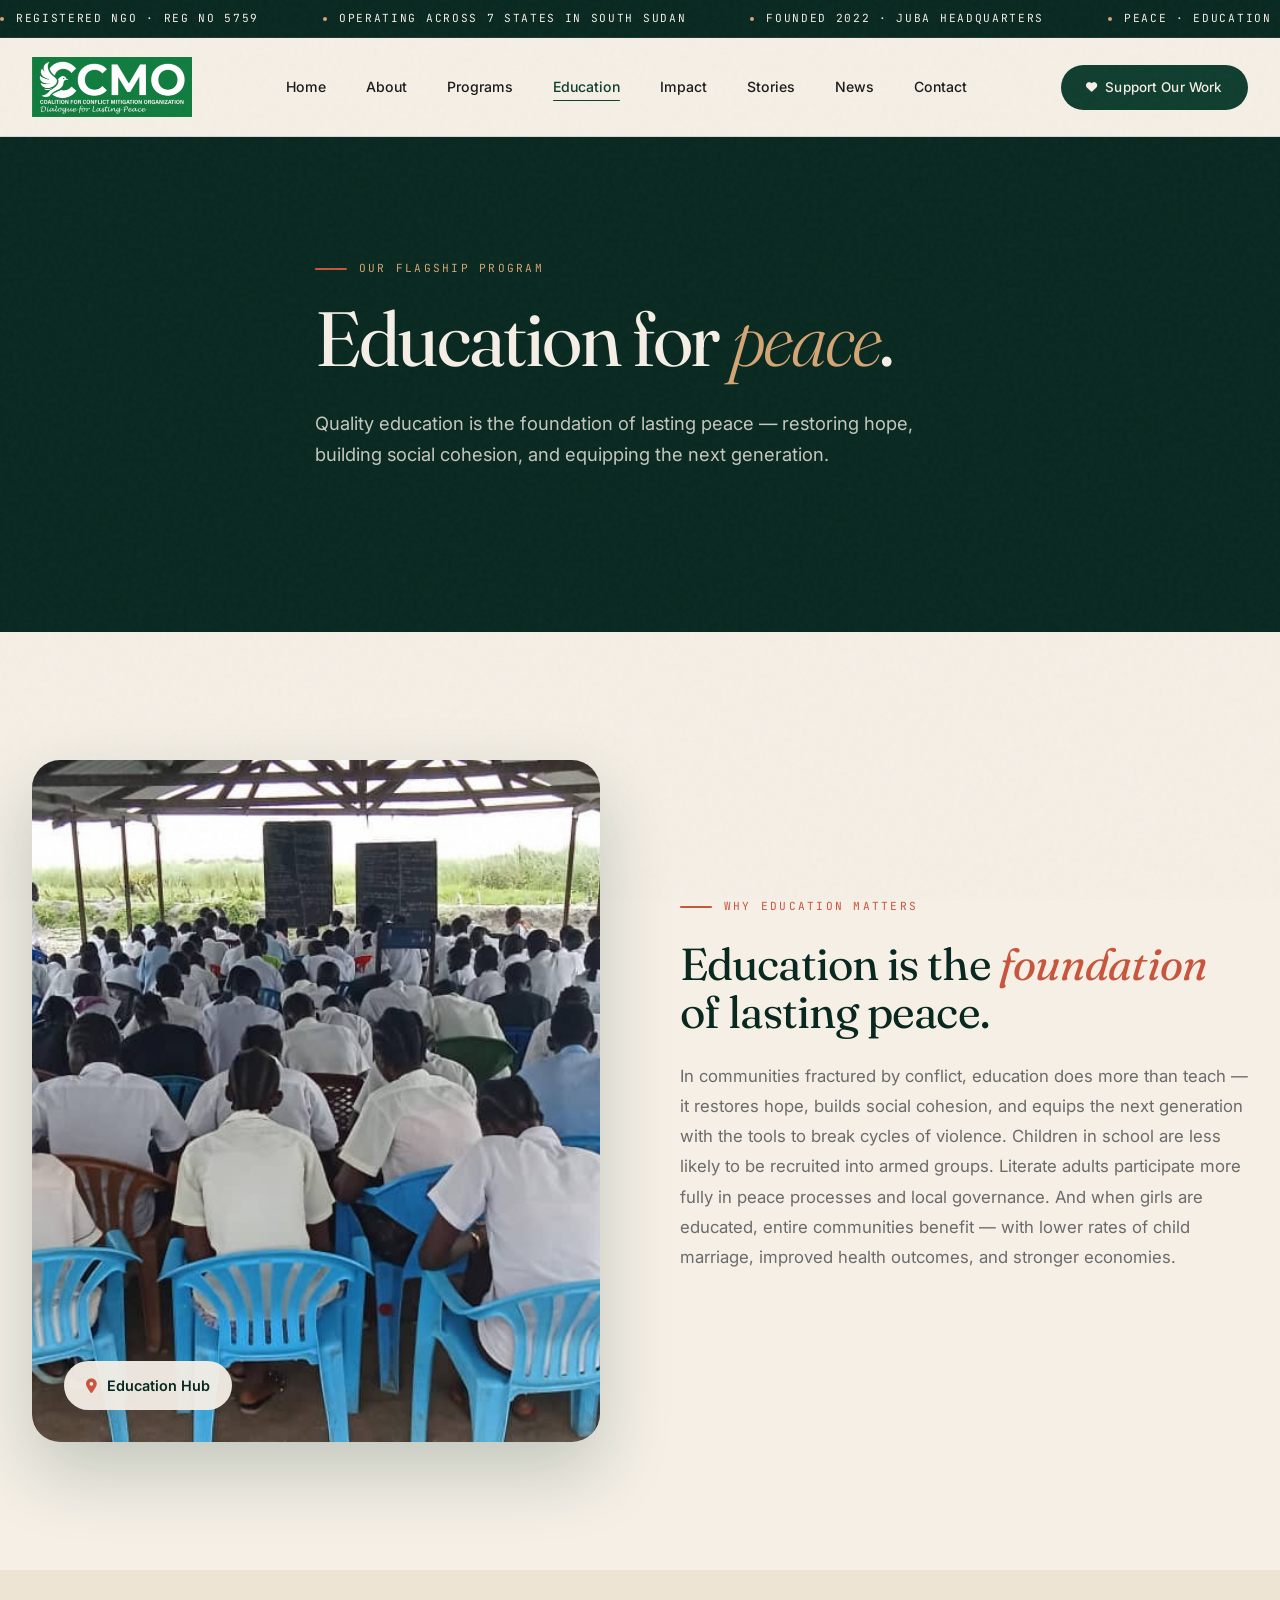
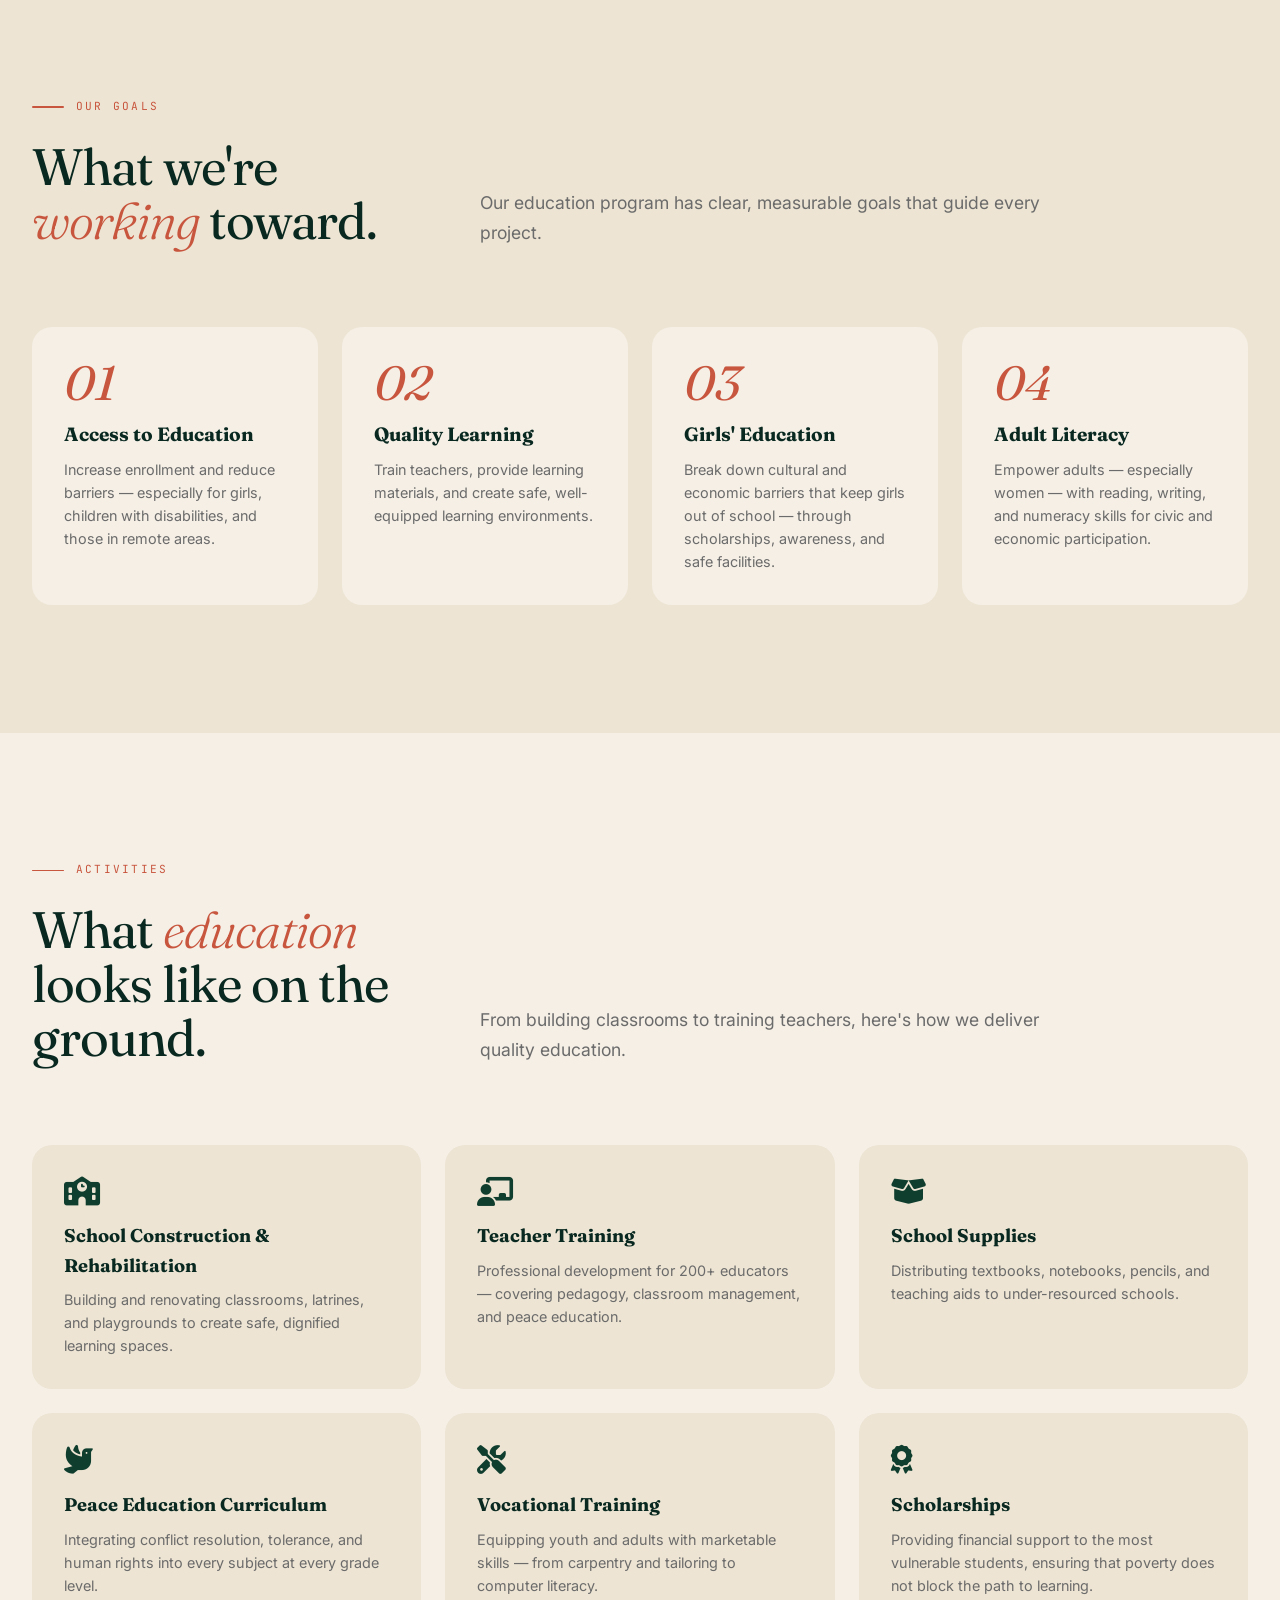
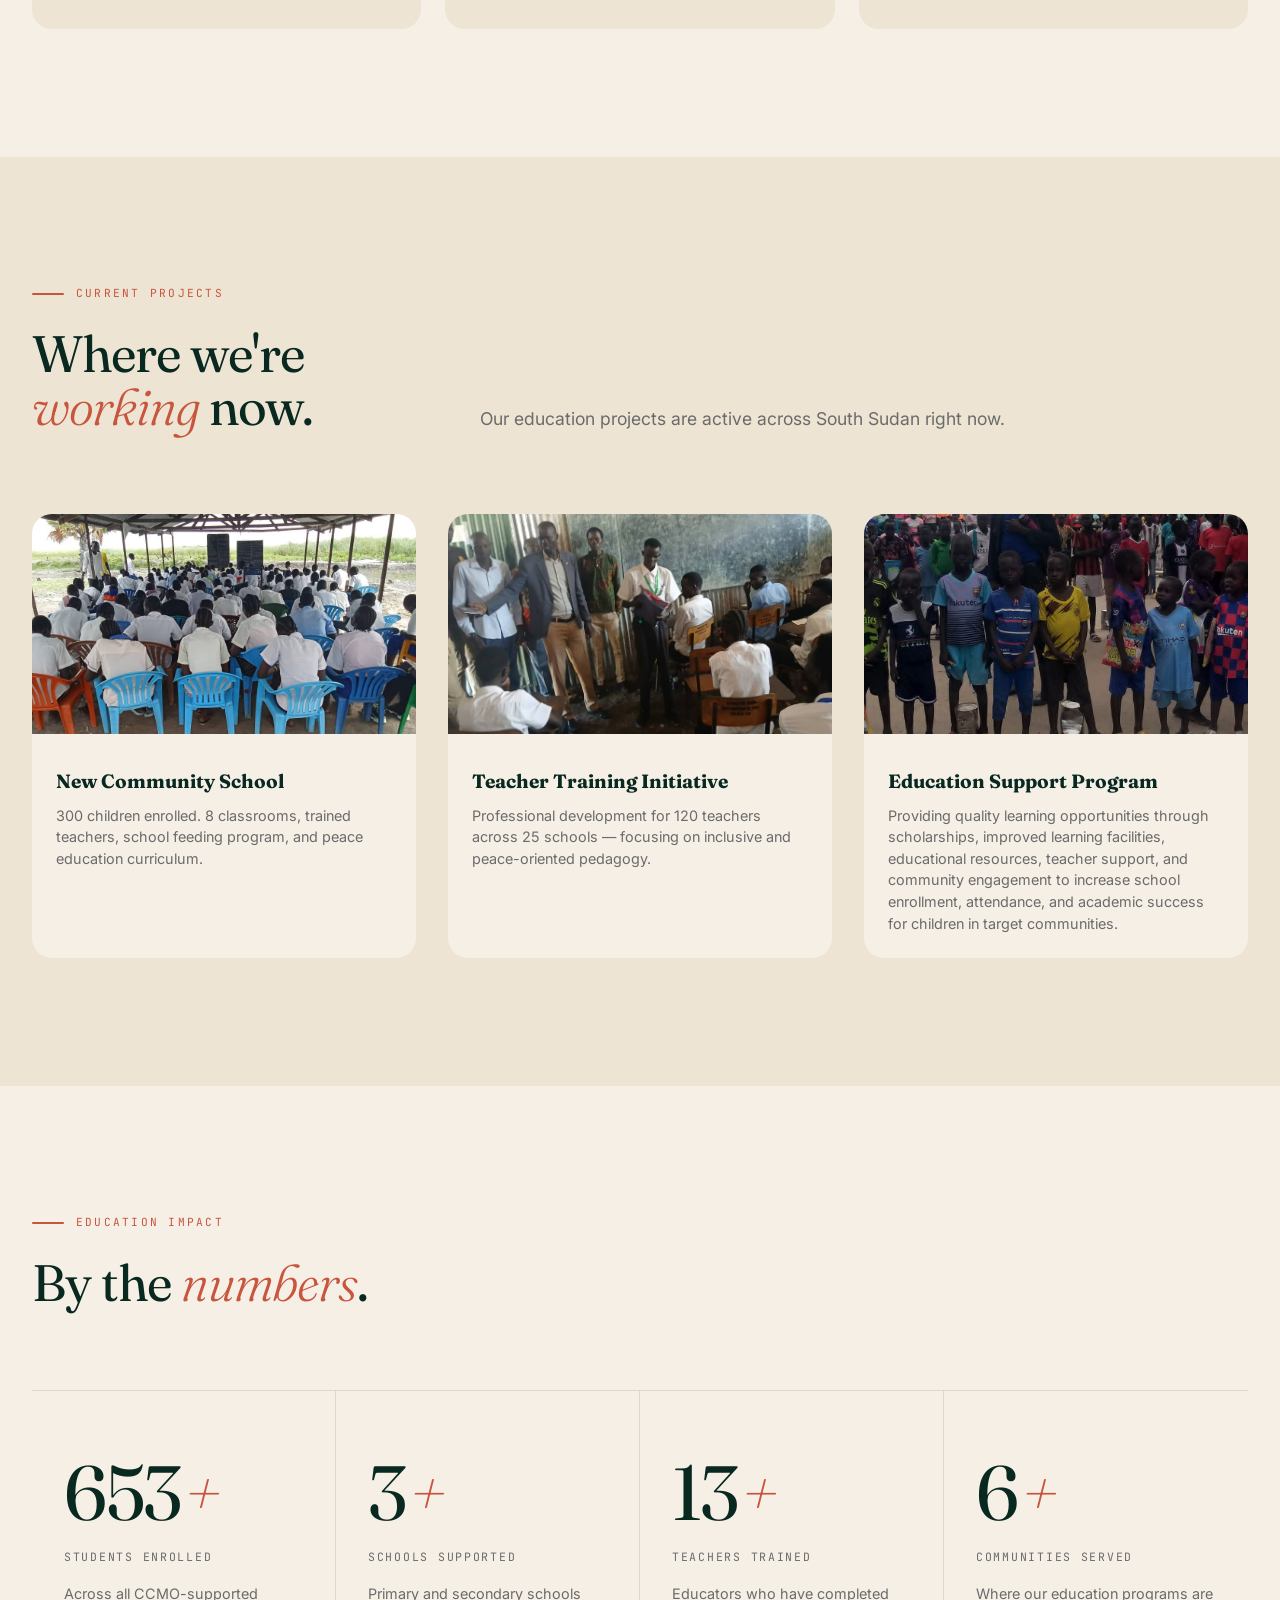
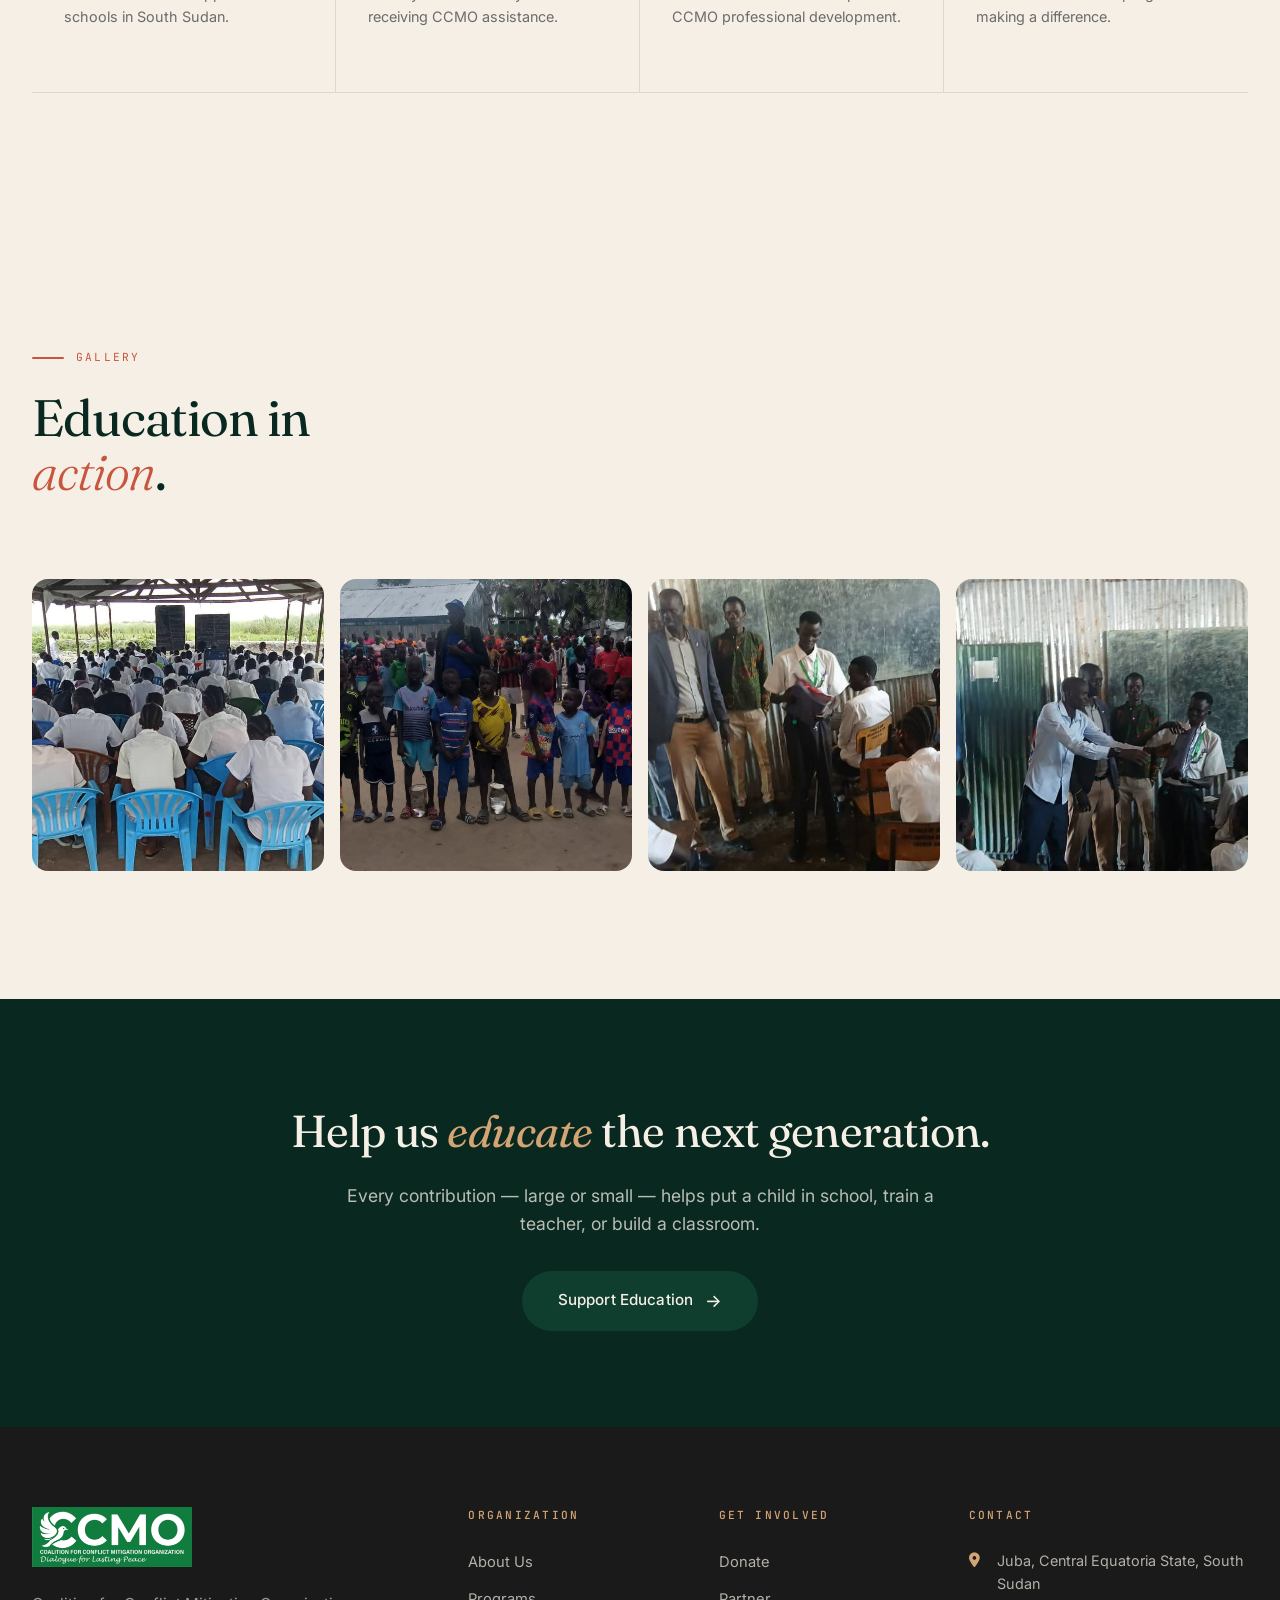
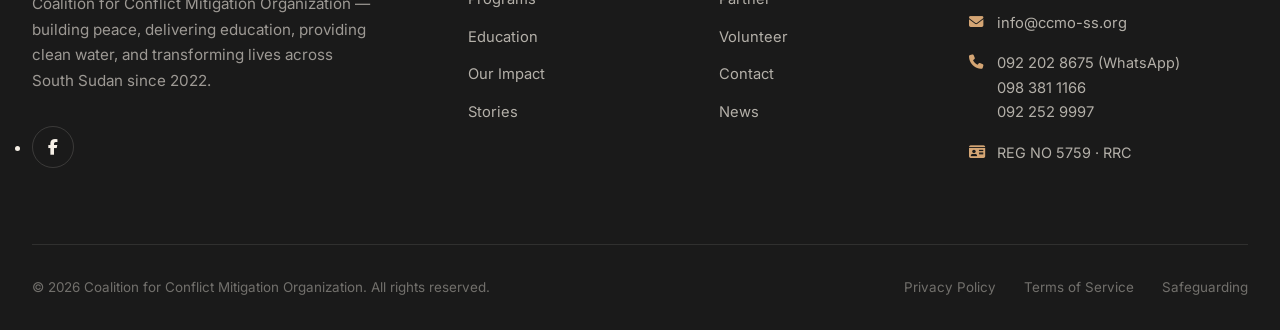
<file: education.html>
<!DOCTYPE html>
<html lang="en">
<head>
    <meta charset="UTF-8">
    <meta name="viewport" content="width=device-width, initial-scale=1.0">
    <meta name="description" content="CCMO Education Program — Our flagship initiative delivering quality education, teacher training, and peace education across South Sudan.">
    <title>Education — CCMO | Flagship Program · Schools · Teacher Training</title>
    <link rel="preconnect" href="https://fonts.googleapis.com">
    <link rel="preconnect" href="https://fonts.gstatic.com" crossorigin>
    <link href="https://fonts.googleapis.com/css2?family=Fraunces:ital,opsz,wght@0,9..144,300;0,9..144,400;0,9..144,500;0,9..144,600;0,9..144,700;0,9..144,800;0,9..144,900;1,9..144,400;1,9..144,500&family=Inter:wght@300;400;500;600;700&family=JetBrains+Mono:wght@400;500&display=swap" rel="stylesheet">
    <link rel="stylesheet" href="https://cdnjs.cloudflare.com/ajax/libs/font-awesome/6.4.0/css/all.min.css">
    <link rel="stylesheet" href="style.css">
</head>
<body>
    <div class="announce">
        <div class="announce-track">
            <div class="announce-item"><span class="dot"></span>Registered NGO · REG NO 5759</div>
            <div class="announce-item"><span class="dot"></span>Operating across 7 states in South Sudan</div>
            <div class="announce-item"><span class="dot"></span>Founded 2022 · Juba Headquarters</div>
            <div class="announce-item"><span class="dot"></span>Peace · Education · WASH · Protection</div>
            <div class="announce-item"><span class="dot"></span>Registered NGO · REG NO 5759</div>
            <div class="announce-item"><span class="dot"></span>Operating across 7 states in South Sudan</div>
            <div class="announce-item"><span class="dot"></span>Founded 2022 · Juba Headquarters</div>
            <div class="announce-item"><span class="dot"></span>Peace · Education · WASH · Protection</div>
        </div>
    </div>
    <nav id="navbar">
        <div class="nav-inner">
            <a href="index.html" class="logo">
    <img src="assets/ccmologo.jpeg" alt="CCMO – Coalition for Conflict Mitigation Organization">
</a>
            <ul class="nav-links" id="navLinks">
                <li><a href="index.html">Home</a></li>
                <li><a href="about.html">About</a></li>
                <li><a href="programs.html">Programs</a></li>
                <li><a href="education.html" class="active">Education</a></li>
                <li><a href="impact.html">Impact</a></li>
                <li><a href="stories.html">Stories</a></li>
                <li><a href="news.html">News</a></li>
                <li><a href="contact.html">Contact</a></li>
            </ul>
            <a href="support.html" class="nav-cta"><i class="fas fa-heart"></i> Support Our Work</a>
            <button class="mobile-toggle" id="mobileToggle" aria-label="Menu"><i class="fas fa-bars"></i></button>
        </div>
    </nav>

    <section class="page-hero page-hero-education">
        <div class="page-hero-overlay"></div>
        <div class="page-hero-content container reveal">
            <div class="section-label" style="color:var(--gold);">Our Flagship Program</div>
            <h1>Education for <span class="italic">peace</span>.</h1>
            <p class="page-hero-desc">Quality education is the foundation of lasting peace — restoring hope, building social cohesion, and equipping the next generation.</p>
        </div>
    </section>

    <!-- WHY EDUCATION -->
    <section class="section">
        <div class="container">
            <div class="edu-grid">
                <div class="edu-image-wrap reveal"><img src="assets/ccmd15.jpeg" alt="Education program" loading="lazy"><div class="edu-image-badge"><i class="fas fa-location-dot"></i>Education Hub</div></div>
                <div class="edu-content reveal reveal-delay-2">
                    <div class="section-label">Why Education Matters</div>
                    <h2>Education is the <span class="italic">foundation</span> of lasting peace.</h2>
                    <p>In communities fractured by conflict, education does more than teach — it restores hope, builds social cohesion, and equips the next generation with the tools to break cycles of violence. Children in school are less likely to be recruited into armed groups. Literate adults participate more fully in peace processes and local governance. And when girls are educated, entire communities benefit — with lower rates of child marriage, improved health outcomes, and stronger economies.</p>
                </div>
            </div>
        </div>
    </section>

    <!-- GOALS -->
    <section class="section" style="background:var(--cream-warm);">
        <div class="container">
            <div class="section-head reveal"><div><div class="section-label">Our Goals</div><h2 class="section-title">What we're <span class="italic">working</span> toward.</h2></div><p class="section-desc">Our education program has clear, measurable goals that guide every project.</p></div>
            <div class="goals-grid reveal">
                <div class="goal-card"><div class="goal-num">01</div><h4>Access to Education</h4><p>Increase enrollment and reduce barriers — especially for girls, children with disabilities, and those in remote areas.</p></div>
                <div class="goal-card"><div class="goal-num">02</div><h4>Quality Learning</h4><p>Train teachers, provide learning materials, and create safe, well-equipped learning environments.</p></div>
                <div class="goal-card"><div class="goal-num">03</div><h4>Girls' Education</h4><p>Break down cultural and economic barriers that keep girls out of school — through scholarships, awareness, and safe facilities.</p></div>
                <div class="goal-card"><div class="goal-num">04</div><h4>Adult Literacy</h4><p>Empower adults — especially women — with reading, writing, and numeracy skills for civic and economic participation.</p></div>
            </div>
        </div>
    </section>

    <!-- ACTIVITIES -->
    <section class="section">
        <div class="container">
            <div class="section-head reveal"><div><div class="section-label">Activities</div><h2 class="section-title">What <span class="italic">education</span> looks like on the ground.</h2></div><p class="section-desc">From building classrooms to training teachers, here's how we deliver quality education.</p></div>
            <div class="activities-grid reveal">
                <div class="activity-card"><i class="fas fa-school"></i><h4>School Construction & Rehabilitation</h4><p>Building and renovating classrooms, latrines, and playgrounds to create safe, dignified learning spaces.</p></div>
                <div class="activity-card"><i class="fas fa-chalkboard-teacher"></i><h4>Teacher Training</h4><p>Professional development for 200+ educators — covering pedagogy, classroom management, and peace education.</p></div>
                <div class="activity-card"><i class="fas fa-box-open"></i><h4>School Supplies</h4><p>Distributing textbooks, notebooks, pencils, and teaching aids to under-resourced schools.</p></div>
                <div class="activity-card"><i class="fas fa-dove"></i><h4>Peace Education Curriculum</h4><p>Integrating conflict resolution, tolerance, and human rights into every subject at every grade level.</p></div>
                <div class="activity-card"><i class="fas fa-tools"></i><h4>Vocational Training</h4><p>Equipping youth and adults with marketable skills — from carpentry and tailoring to computer literacy.</p></div>
                <div class="activity-card"><i class="fas fa-award"></i><h4>Scholarships</h4><p>Providing financial support to the most vulnerable students, ensuring that poverty does not block the path to learning.</p></div>
            </div>
        </div>
    </section>
<!-- CURRENT PROJECTS -->
<section class="section" style="background:var(--cream-warm);">
    <div class="container">
        <div class="section-head reveal">
            <div>
                <div class="section-label">Current Projects</div>
                <h2 class="section-title">Where we're <span class="italic">working</span> now.</h2>
            </div>
            <p class="section-desc">Our education projects are active across South Sudan right now.</p>
        </div>
        <div class="projects-grid reveal">
            <!-- Project 1 -->
            <div class="project-card">
                <img src="assets/ccmd15.jpeg" alt="New community school project" loading="lazy">
                <div class="project-info">
                    <!-- Removed location span -->
                    <h4>New Community School</h4>
                    <p>300 children enrolled. 8 classrooms, trained teachers, school feeding program, and peace education curriculum.</p>
                </div>
            </div>

            <!-- Project 2 -->
            <div class="project-card">
                <img src="assets/ccmd18.jpeg" alt="Teacher training initiative" loading="lazy">
                <div class="project-info">
                    <!-- Removed location span -->
                    <h4>Teacher Training Initiative</h4>
                    <p>Professional development for 120 teachers across 25 schools — focusing on inclusive and peace-oriented pedagogy.</p>
                </div>
            </div>

            <!-- Project 3 -->
            <div class="project-card">
                <img src="assets/ccmd13.jpeg" alt="Education support program" loading="lazy">
                <div class="project-info">
                    <!-- Removed location span -->
                    <h4>Education Support Program</h4>
                    <p>Providing quality learning opportunities through scholarships, improved learning facilities, educational resources, teacher support, and community engagement to increase school enrollment, attendance, and academic success for children in target communities.</p>
                </div>
            </div>
        </div>
    </div>
</section>

    <!-- IMPACT STATS -->
    <section class="section impact">
        <div class="container">
            <div class="section-head reveal"><div><div class="section-label">Education Impact</div><h2 class="section-title">By the <span class="italic">numbers</span>.</h2></div></div>
            <div class="impact-grid">
                <div class="impact-cell reveal"><div class="impact-num" data-target="1000">0<span class="plus">+</span></div><div class="impact-label">Students Enrolled</div><div class="impact-desc">Across all CCMO-supported schools in South Sudan.</div></div>
                <div class="impact-cell reveal reveal-delay-1"><div class="impact-num" data-target="5">0<span class="plus">+</span></div><div class="impact-label">Schools Supported</div><div class="impact-desc">Primary and secondary schools receiving CCMO assistance.</div></div>
                <div class="impact-cell reveal reveal-delay-2"><div class="impact-num" data-target="20">0<span class="plus">+</span></div><div class="impact-label">Teachers Trained</div><div class="impact-desc">Educators who have completed CCMO professional development.</div></div>
                <div class="impact-cell reveal reveal-delay-3"><div class="impact-num" data-target="10">0<span class="plus">+</span></div><div class="impact-label">Communities Served</div><div class="impact-desc">Where our education programs are making a difference.</div></div>
            </div>
        </div>
    </section>

    <!-- GALLERY -->
    <section class="section">
        <div class="container">
            <div class="section-head reveal"><div><div class="section-label">Gallery</div><h2 class="section-title">Education in <span class="italic">action</span>.</h2></div></div>
            <div class="gallery-grid reveal">
                <div class="gallery-item"><img src="assets/ccmd15.jpeg" alt="Classroom" loading="lazy"></div>
                <div class="gallery-item"><img src="assets/ccmd13.jpeg" alt="School opening" loading="lazy"></div>
                <div class="gallery-item"><img src="assets/ccmd18.jpeg" alt="Students learning" loading="lazy"></div>
                <div class="gallery-item"><img src="assets/ccmd12.jpeg" alt="Education program" loading="lazy"></div>       
            </div>
        </div>
    </section>

    <section class="cta-section">
        <div class="container"><div class="cta-inner reveal"><h2>Help us <span class="italic">educate</span> the next generation.</h2><p>Every contribution — large or small — helps put a child in school, train a teacher, or build a classroom.</p><div class="cta-buttons"><a href="support.html" class="btn btn-primary">Support Education<span class="arrow">→</span></a></div></div></div>
    </section>

    <!-- FOOTER -->
<footer role="contentinfo">
    <div class="container">
        <div class="footer-top">
            <!-- Brand / About -->
            <div class="footer-brand">
                <a href="index.html" class="logo" aria-label="CCMO – Coalition for Conflict Mitigation Organization">
                    <img src="assets/ccmologo.jpeg" alt="CCMO – Coalition for Conflict Mitigation Organization">
                </a>
                <p>Coalition for Conflict Mitigation Organization — building peace, delivering education, providing clean water, and transforming lives across South Sudan since 2022.</p>

                <!-- Social Links (only Facebook) -->
                <ul class="footer-social" aria-label="Social media links">
                    <li>
                        <a href="https://www.facebook.com/profile.php?id=61579748477736" target="_blank" rel="noopener noreferrer" aria-label="Facebook">
                            <i class="fab fa-facebook-f" aria-hidden="true"></i>
                        </a>
                    </li>
                </ul>
            </div>

            <!-- Organization Links -->
            <div class="footer-col">
                <h4>Organization</h4>
                <ul>
                    <li><a href="about.html">About Us</a></li>
                    <li><a href="programs.html">Programs</a></li>
                    <li><a href="education.html">Education</a></li>
                    <li><a href="impact.html">Our Impact</a></li>
                    <li><a href="stories.html">Stories</a></li>
                </ul>
            </div>

            <!-- Get Involved -->
            <div class="footer-col">
                <h4>Get Involved</h4>
                <ul>
                    <li><a href="support.html">Donate</a></li>
                    <li><a href="support.html">Partner</a></li>
                    <li><a href="support.html">Volunteer</a></li>
                    <li><a href="contact.html">Contact</a></li>
                    <li><a href="news.html">News</a></li>
                </ul>
            </div>

            <!-- Contact -->
            <div class="footer-col">
                <h4>Contact</h4>
                <div class="footer-contact-item">
                    <i class="fas fa-location-dot" aria-hidden="true"></i>
                    <span>Juba, Central Equatoria State, South Sudan</span>
                </div>
                <div class="footer-contact-item">
                    <i class="fas fa-envelope" aria-hidden="true"></i>
                    <span><a href="mailto:info@ccmo-ss.org">info@ccmo-ss.org</a></span>
                </div>
                <div class="footer-contact-item">
                    <i class="fas fa-phone" aria-hidden="true"></i>
                    <span>
                        <a href="https://wa.me/211922028675" target="_blank" rel="noopener noreferrer">092 202 8675</a> (WhatsApp)<br>
                        <a href="tel:+211983811166">098 381 1166</a><br>
                        <a href="tel:+211922529997">092 252 9997</a>
                    </span>
                </div>
                <div class="footer-contact-item">
                    <i class="fas fa-id-card" aria-hidden="true"></i>
                    <span>REG NO 5759 · RRC</span>
                </div>
            </div>
        </div>

        <!-- Bottom Bar -->
        <div class="footer-bottom">
            <div>&copy; 2026 Coalition for Conflict Mitigation Organization. All rights reserved.</div>
            <div>
                <a href="privacy.html">Privacy Policy</a>
                <a href="terms.html">Terms of Service</a>
                <a href="safeguarding.html">Safeguarding</a>
            </div>
        </div>
    </div>
</footer>

<script src="script.js"></script>
</body>
</html>
</file>
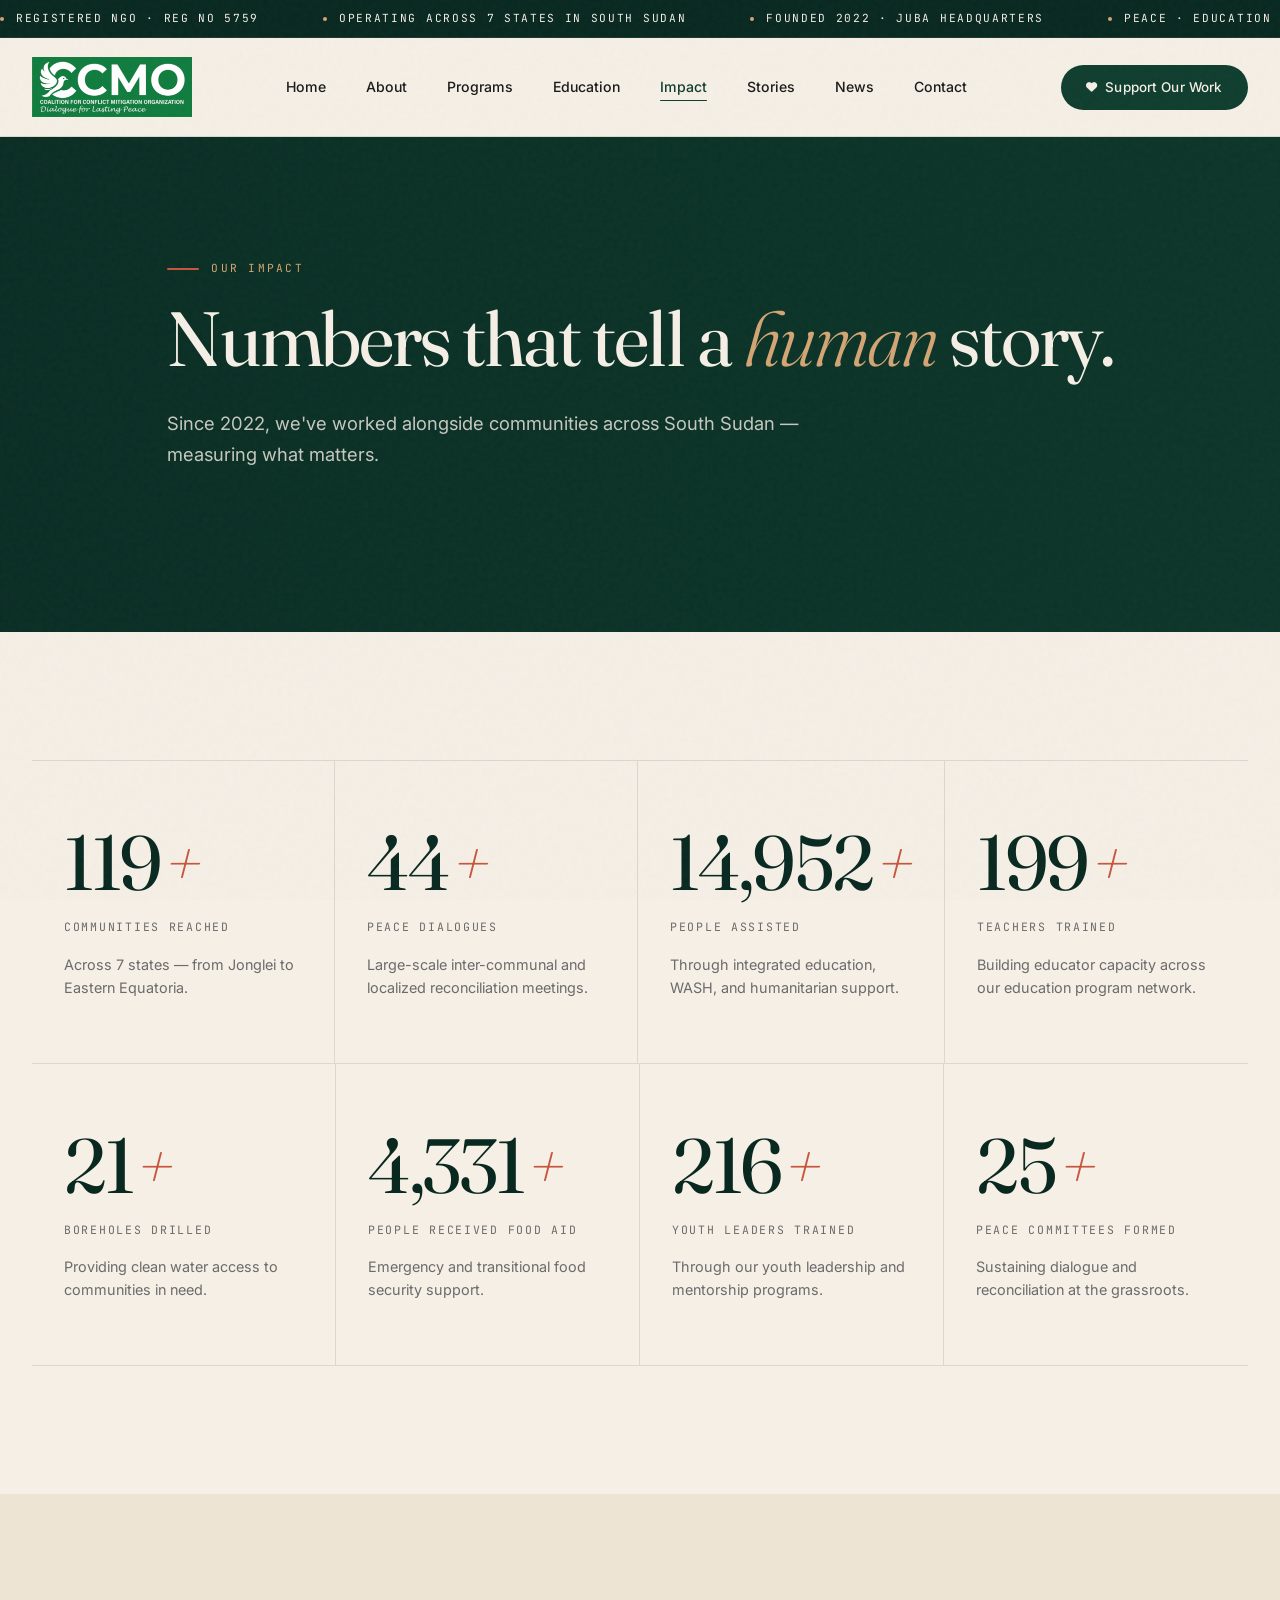
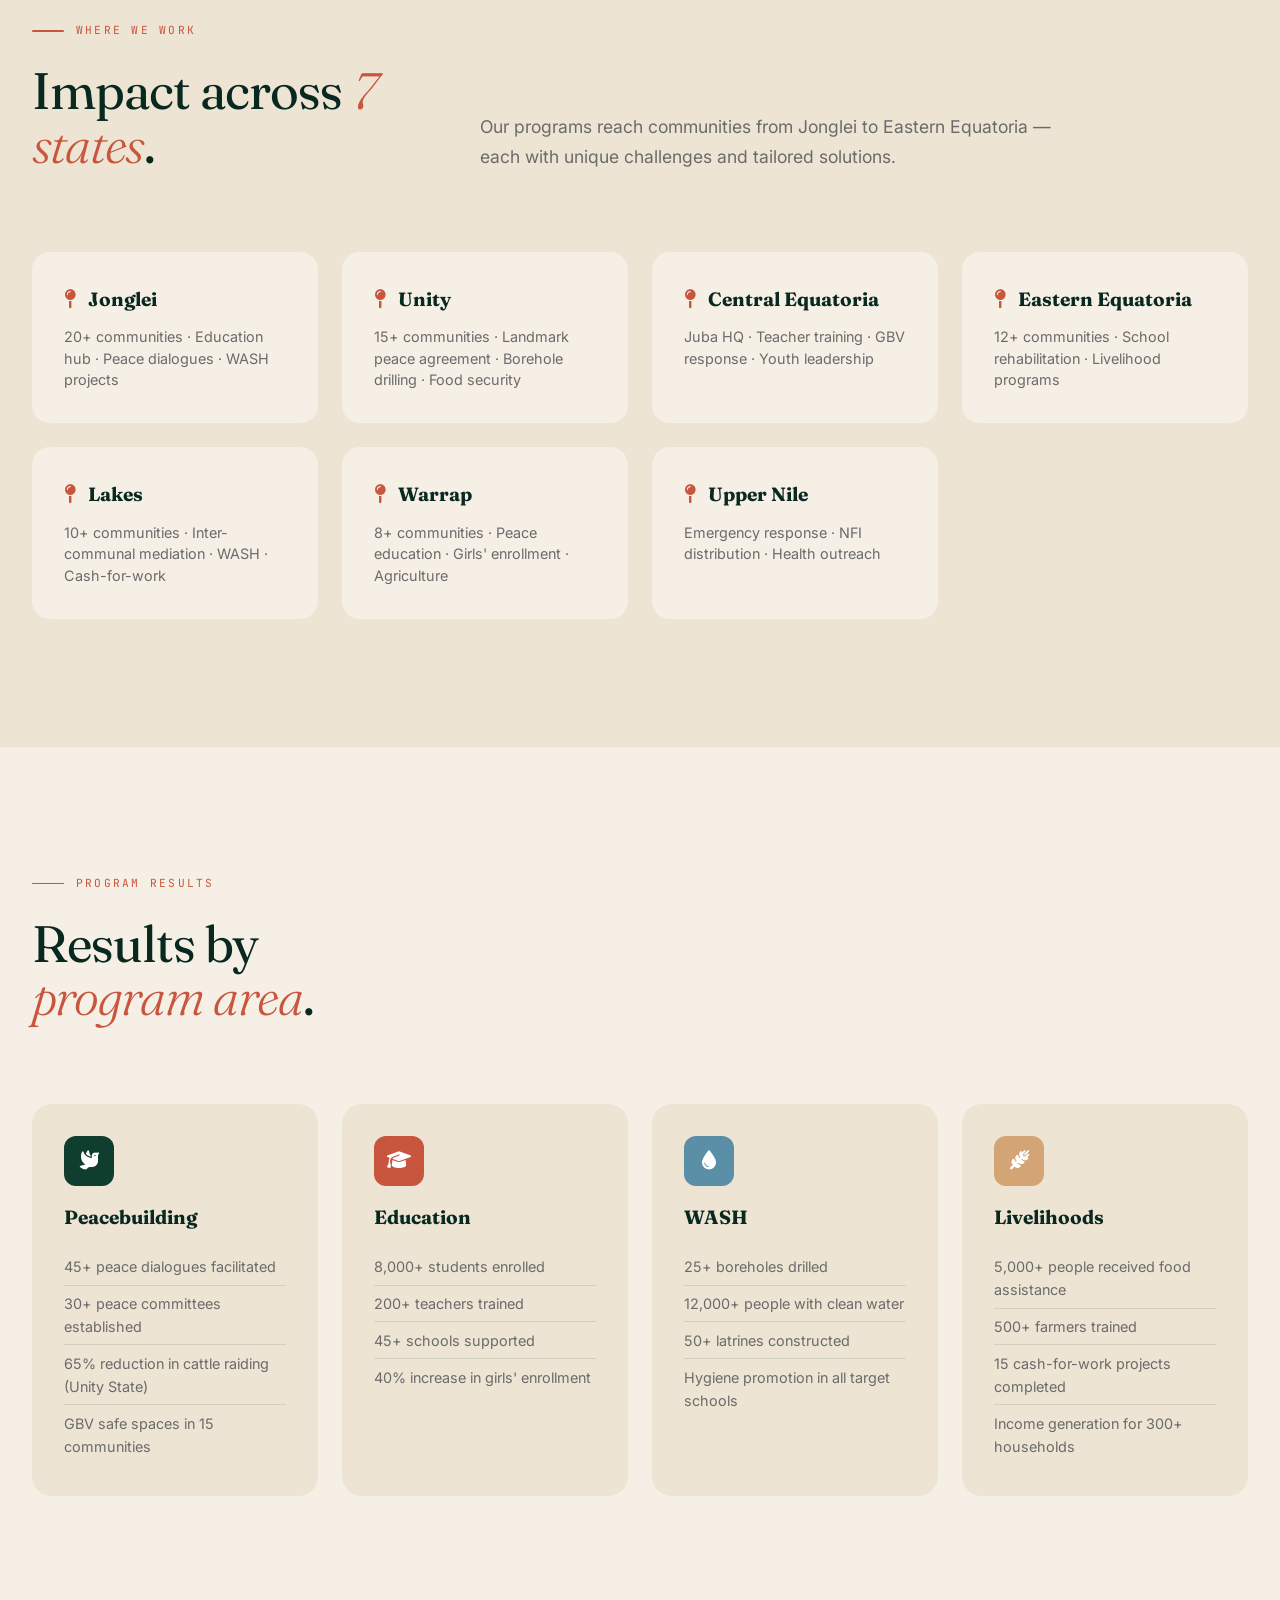
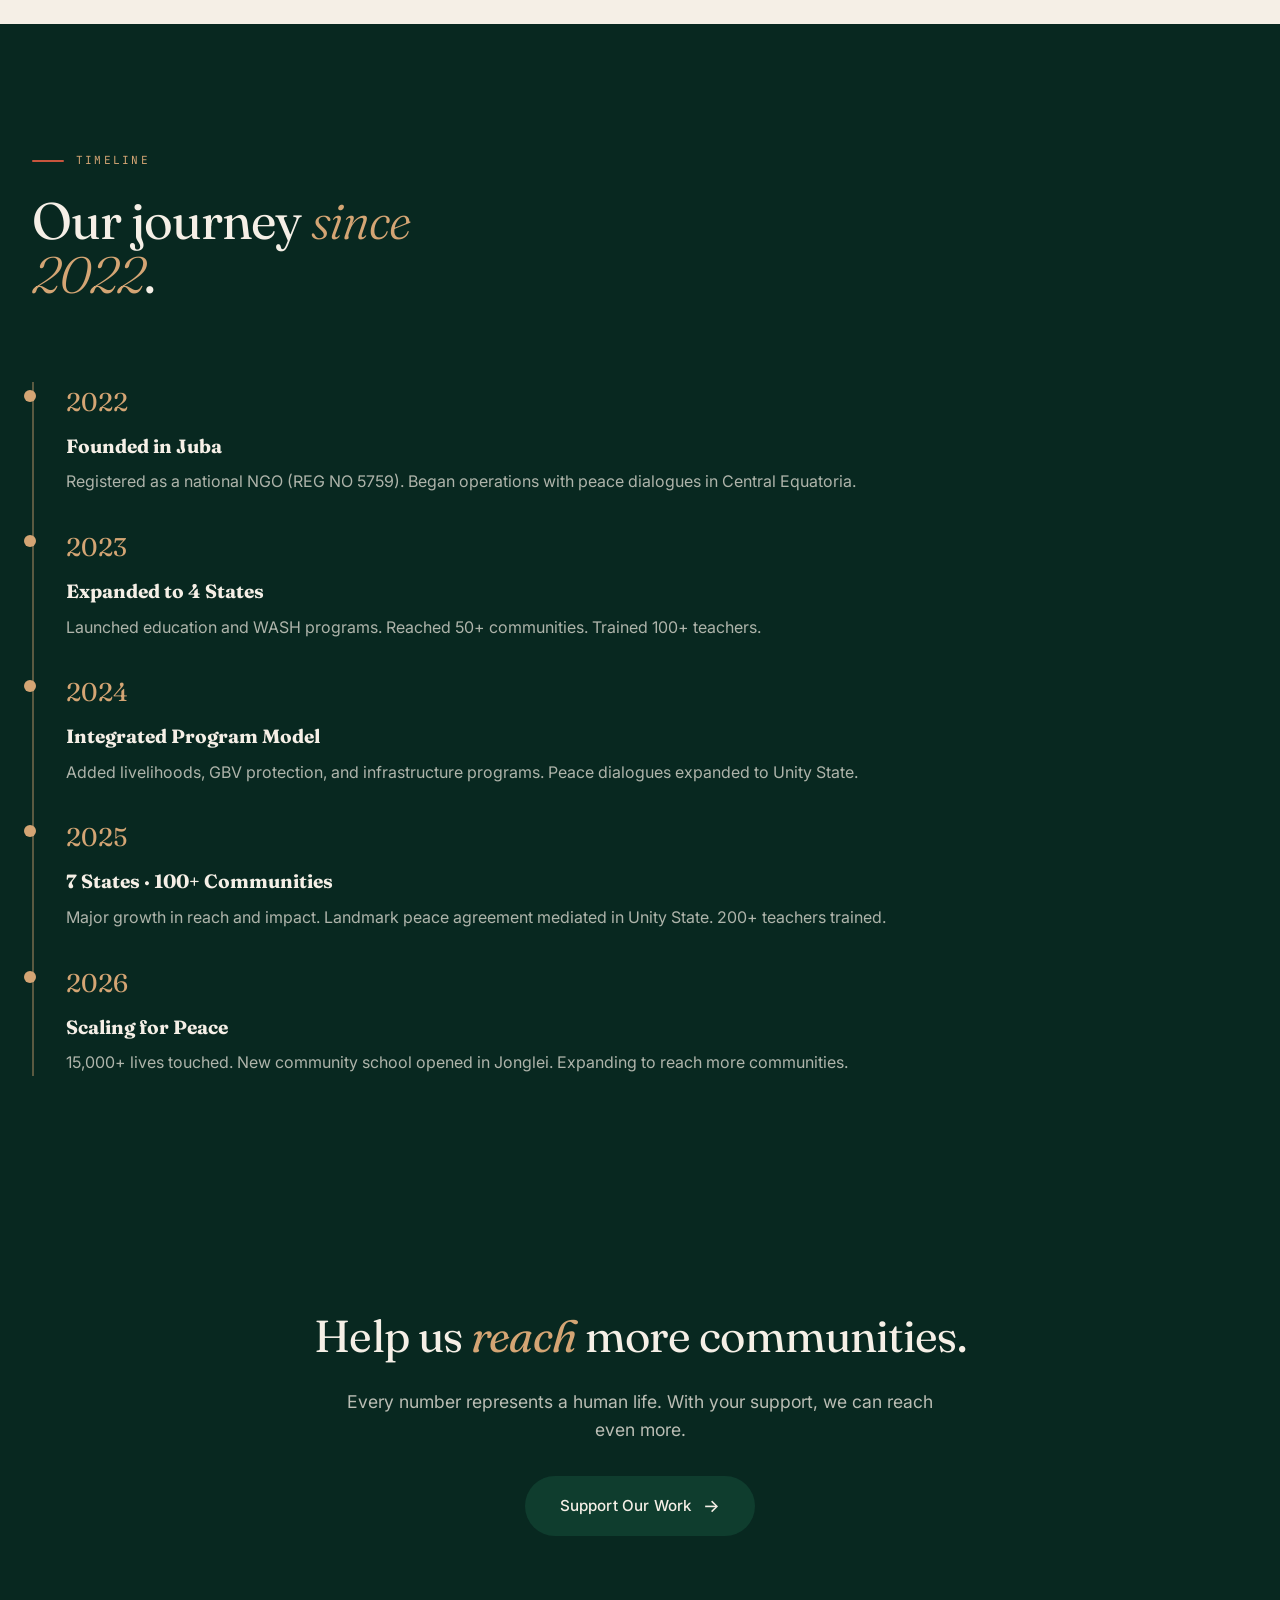
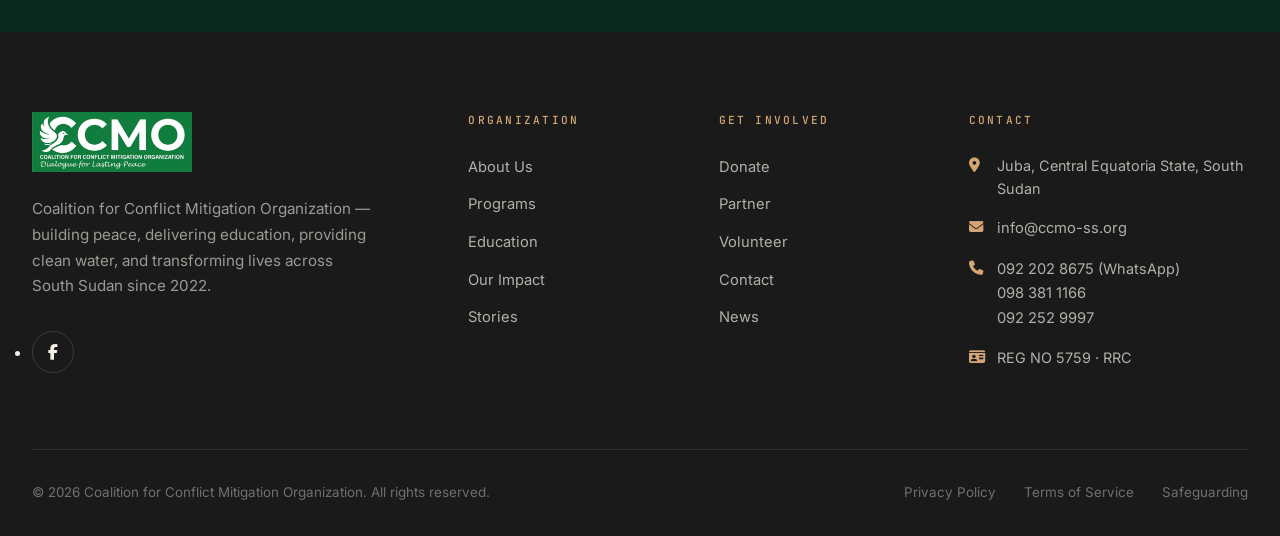
<file: impact.html>
<!DOCTYPE html>
<html lang="en">
<head>
    <meta charset="UTF-8">
    <meta name="viewport" content="width=device-width, initial-scale=1.0">
    <meta name="description" content="CCMO Impact — Measurable results from our peacebuilding, education, and WASH programs across South Sudan since 2022.">
    <title>Impact — CCMO | Results · Statistics · Achievements</title>
    <link rel="preconnect" href="https://fonts.googleapis.com">
    <link rel="preconnect" href="https://fonts.gstatic.com" crossorigin>
    <link href="https://fonts.googleapis.com/css2?family=Fraunces:ital,opsz,wght@0,9..144,300;0,9..144,400;0,9..144,500;0,9..144,600;0,9..144,700;0,9..144,800;0,9..144,900;1,9..144,400;1,9..144,500&family=Inter:wght@300;400;500;600;700&family=JetBrains+Mono:wght@400;500&display=swap" rel="stylesheet">
    <link rel="stylesheet" href="https://cdnjs.cloudflare.com/ajax/libs/font-awesome/6.4.0/css/all.min.css">
    <link rel="stylesheet" href="style.css">
</head>
<body>
    <div class="announce">
        <div class="announce-track">
            <div class="announce-item"><span class="dot"></span>Registered NGO · REG NO 5759</div>
            <div class="announce-item"><span class="dot"></span>Operating across 7 states in South Sudan</div>
            <div class="announce-item"><span class="dot"></span>Founded 2022 · Juba Headquarters</div>
            <div class="announce-item"><span class="dot"></span>Peace · Education · WASH · Protection</div>
            <div class="announce-item"><span class="dot"></span>Registered NGO · REG NO 5759</div>
            <div class="announce-item"><span class="dot"></span>Operating across 7 states in South Sudan</div>
            <div class="announce-item"><span class="dot"></span>Founded 2022 · Juba Headquarters</div>
            <div class="announce-item"><span class="dot"></span>Peace · Education · WASH · Protection</div>
        </div>
    </div>
    <nav id="navbar">
        <div class="nav-inner">
            <a href="index.html" class="logo">
    <img src="assets/ccmologo.jpeg" alt="CCMO – Coalition for Conflict Mitigation Organization">
</a>
            <ul class="nav-links" id="navLinks">
                <li><a href="index.html">Home</a></li>
                <li><a href="about.html">About</a></li>
                <li><a href="programs.html">Programs</a></li>
                <li><a href="education.html">Education</a></li>
                <li><a href="impact.html" class="active">Impact</a></li>
                <li><a href="stories.html">Stories</a></li>
                <li><a href="news.html">News</a></li>
                <li><a href="contact.html">Contact</a></li>
            </ul>
            <a href="support.html" class="nav-cta"><i class="fas fa-heart"></i> Support Our Work</a>
            <button class="mobile-toggle" id="mobileToggle" aria-label="Menu"><i class="fas fa-bars"></i></button>
        </div>
    </nav>

    <section class="page-hero page-hero-impact">
        <div class="page-hero-overlay"></div>
        <div class="page-hero-content container reveal">
            <div class="section-label" style="color:var(--gold);">Our Impact</div>
            <h1>Numbers that tell a <span class="italic">human</span> story.</h1>
            <p class="page-hero-desc">Since 2022, we've worked alongside communities across South Sudan — measuring what matters.</p>
        </div>
    </section>

    <!-- KEY STATISTICS -->
    <section class="section impact">
        <div class="container">
            <div class="impact-grid">
                <div class="impact-cell reveal"><div class="impact-num" data-target="120">0<span class="plus">+</span></div><div class="impact-label">Communities Reached</div><div class="impact-desc">Across 7 states — from Jonglei to Eastern Equatoria.</div></div>
                <div class="impact-cell reveal reveal-delay-1"><div class="impact-num" data-target="45">0<span class="plus">+</span></div><div class="impact-label">Peace Dialogues</div><div class="impact-desc">Large-scale inter-communal and localized reconciliation meetings.</div></div>
                <div class="impact-cell reveal reveal-delay-2"><div class="impact-num" data-target="15000">0<span class="plus">+</span></div><div class="impact-label">People Assisted</div><div class="impact-desc">Through integrated education, WASH, and humanitarian support.</div></div>
                <div class="impact-cell reveal reveal-delay-3"><div class="impact-num" data-target="200">0<span class="plus">+</span></div><div class="impact-label">Teachers Trained</div><div class="impact-desc">Building educator capacity across our education program network.</div></div>
            </div>
            <div class="impact-grid" style="margin-top:0;border-top:none;">
                <div class="impact-cell reveal"><div class="impact-num" data-target="25">0<span class="plus">+</span></div><div class="impact-label">Boreholes Drilled</div><div class="impact-desc">Providing clean water access to communities in need.</div></div>
                <div class="impact-cell reveal reveal-delay-1"><div class="impact-num" data-target="5000">0<span class="plus">+</span></div><div class="impact-label">People Received Food Aid</div><div class="impact-desc">Emergency and transitional food security support.</div></div>
                <div class="impact-cell reveal reveal-delay-2"><div class="impact-num" data-target="250">0<span class="plus">+</span></div><div class="impact-label">Youth Leaders Trained</div><div class="impact-desc">Through our youth leadership and mentorship programs.</div></div>
                <div class="impact-cell reveal reveal-delay-3"><div class="impact-num" data-target="30">0<span class="plus">+</span></div><div class="impact-label">Peace Committees Formed</div><div class="impact-desc">Sustaining dialogue and reconciliation at the grassroots.</div></div>
            </div>
        </div>
    </section>

    <!-- STATE-BY-STATE -->
    <section class="section" style="background:var(--cream-warm);">
        <div class="container">
            <div class="section-head reveal"><div><div class="section-label">Where We Work</div><h2 class="section-title">Impact across <span class="italic">7 states</span>.</h2></div><p class="section-desc">Our programs reach communities from Jonglei to Eastern Equatoria — each with unique challenges and tailored solutions.</p></div>
            <div class="states-grid reveal">
                <div class="state-card"><h4><i class="fas fa-map-pin"></i> Jonglei</h4><p>20+ communities · Education hub · Peace dialogues · WASH projects</p></div>
                <div class="state-card"><h4><i class="fas fa-map-pin"></i> Unity</h4><p>15+ communities · Landmark peace agreement · Borehole drilling · Food security</p></div>
                <div class="state-card"><h4><i class="fas fa-map-pin"></i> Central Equatoria</h4><p>Juba HQ · Teacher training · GBV response · Youth leadership</p></div>
                <div class="state-card"><h4><i class="fas fa-map-pin"></i> Eastern Equatoria</h4><p>12+ communities · School rehabilitation · Livelihood programs</p></div>
                <div class="state-card"><h4><i class="fas fa-map-pin"></i> Lakes</h4><p>10+ communities · Inter-communal mediation · WASH · Cash-for-work</p></div>
                <div class="state-card"><h4><i class="fas fa-map-pin"></i> Warrap</h4><p>8+ communities · Peace education · Girls' enrollment · Agriculture</p></div>
                <div class="state-card"><h4><i class="fas fa-map-pin"></i> Upper Nile</h4><p>Emergency response · NFI distribution · Health outreach</p></div>
            </div>
        </div>
    </section>

    <!-- PROGRAM RESULTS -->
    <section class="section">
        <div class="container">
            <div class="section-head reveal"><div><div class="section-label">Program Results</div><h2 class="section-title">Results by <span class="italic">program area</span>.</h2></div></div>
            <div class="results-grid reveal">
                <div class="result-card"><div class="result-icon" style="background:var(--forest);"><i class="fas fa-dove"></i></div><h4>Peacebuilding</h4><ul><li>45+ peace dialogues facilitated</li><li>30+ peace committees established</li><li>65% reduction in cattle raiding (Unity State)</li><li>GBV safe spaces in 15 communities</li></ul></div>
                <div class="result-card"><div class="result-icon" style="background:var(--terracotta);"><i class="fas fa-graduation-cap"></i></div><h4>Education</h4><ul><li>8,000+ students enrolled</li><li>200+ teachers trained</li><li>45+ schools supported</li><li>40% increase in girls' enrollment</li></ul></div>
                <div class="result-card"><div class="result-icon" style="background:#5B8FA8;"><i class="fas fa-tint"></i></div><h4>WASH</h4><ul><li>25+ boreholes drilled</li><li>12,000+ people with clean water</li><li>50+ latrines constructed</li><li>Hygiene promotion in all target schools</li></ul></div>
                <div class="result-card"><div class="result-icon" style="background:var(--gold);"><i class="fas fa-wheat-awn"></i></div><h4>Livelihoods</h4><ul><li>5,000+ people received food assistance</li><li>500+ farmers trained</li><li>15 cash-for-work projects completed</li><li>Income generation for 300+ households</li></ul></div>
            </div>
        </div>
    </section>

    <!-- TIMELINE -->
    <section class="section" style="background:var(--forest-deep);color:var(--cream);">
        <div class="container">
            <div class="section-head reveal"><div><div class="section-label" style="color:var(--gold);">Timeline</div><h2 class="section-title" style="color:var(--cream);">Our journey <span class="italic" style="color:var(--gold);">since 2022</span>.</h2></div></div>
            <div class="timeline reveal">
                <div class="tl-item"><div class="tl-year">2022</div><div class="tl-content"><h4>Founded in Juba</h4><p>Registered as a national NGO (REG NO 5759). Began operations with peace dialogues in Central Equatoria.</p></div></div>
                <div class="tl-item"><div class="tl-year">2023</div><div class="tl-content"><h4>Expanded to 4 States</h4><p>Launched education and WASH programs. Reached 50+ communities. Trained 100+ teachers.</p></div></div>
                <div class="tl-item"><div class="tl-year">2024</div><div class="tl-content"><h4>Integrated Program Model</h4><p>Added livelihoods, GBV protection, and infrastructure programs. Peace dialogues expanded to Unity State.</p></div></div>
                <div class="tl-item"><div class="tl-year">2025</div><div class="tl-content"><h4>7 States · 100+ Communities</h4><p>Major growth in reach and impact. Landmark peace agreement mediated in Unity State. 200+ teachers trained.</p></div></div>
                <div class="tl-item"><div class="tl-year">2026</div><div class="tl-content"><h4>Scaling for Peace</h4><p>15,000+ lives touched. New community school opened in Jonglei. Expanding to reach more communities.</p></div></div>
            </div>
        </div>
    </section>

    <section class="cta-section">
        <div class="container"><div class="cta-inner reveal"><h2>Help us <span class="italic">reach</span> more communities.</h2><p>Every number represents a human life. With your support, we can reach even more.</p><div class="cta-buttons"><a href="support.html" class="btn btn-primary">Support Our Work<span class="arrow">→</span></a></div></div></div>
    </section>

    <!-- FOOTER -->
<footer role="contentinfo">
    <div class="container">
        <div class="footer-top">
            <!-- Brand / About -->
            <div class="footer-brand">
                <a href="index.html" class="logo" aria-label="CCMO – Coalition for Conflict Mitigation Organization">
                    <img src="assets/ccmologo.jpeg" alt="CCMO – Coalition for Conflict Mitigation Organization">
                </a>
                <p>Coalition for Conflict Mitigation Organization — building peace, delivering education, providing clean water, and transforming lives across South Sudan since 2022.</p>

                <!-- Social Links (only Facebook) -->
                <ul class="footer-social" aria-label="Social media links">
                    <li>
                        <a href="https://www.facebook.com/profile.php?id=61579748477736" target="_blank" rel="noopener noreferrer" aria-label="Facebook">
                            <i class="fab fa-facebook-f" aria-hidden="true"></i>
                        </a>
                    </li>
                </ul>
            </div>

            <!-- Organization Links -->
            <div class="footer-col">
                <h4>Organization</h4>
                <ul>
                    <li><a href="about.html">About Us</a></li>
                    <li><a href="programs.html">Programs</a></li>
                    <li><a href="education.html">Education</a></li>
                    <li><a href="impact.html">Our Impact</a></li>
                    <li><a href="stories.html">Stories</a></li>
                </ul>
            </div>

            <!-- Get Involved -->
            <div class="footer-col">
                <h4>Get Involved</h4>
                <ul>
                    <li><a href="support.html">Donate</a></li>
                    <li><a href="support.html">Partner</a></li>
                    <li><a href="support.html">Volunteer</a></li>
                    <li><a href="contact.html">Contact</a></li>
                    <li><a href="news.html">News</a></li>
                </ul>
            </div>

            <!-- Contact -->
            <div class="footer-col">
                <h4>Contact</h4>
                <div class="footer-contact-item">
                    <i class="fas fa-location-dot" aria-hidden="true"></i>
                    <span>Juba, Central Equatoria State, South Sudan</span>
                </div>
                <div class="footer-contact-item">
                    <i class="fas fa-envelope" aria-hidden="true"></i>
                    <span><a href="mailto:info@ccmo-ss.org">info@ccmo-ss.org</a></span>
                </div>
                <div class="footer-contact-item">
                    <i class="fas fa-phone" aria-hidden="true"></i>
                    <span>
                        <a href="https://wa.me/211922028675" target="_blank" rel="noopener noreferrer">092 202 8675</a> (WhatsApp)<br>
                        <a href="tel:+211983811166">098 381 1166</a><br>
                        <a href="tel:+211922529997">092 252 9997</a>
                    </span>
                </div>
                <div class="footer-contact-item">
                    <i class="fas fa-id-card" aria-hidden="true"></i>
                    <span>REG NO 5759 · RRC</span>
                </div>
            </div>
        </div>

        <!-- Bottom Bar -->
        <div class="footer-bottom">
            <div>&copy; 2026 Coalition for Conflict Mitigation Organization. All rights reserved.</div>
            <div>
                <a href="privacy.html">Privacy Policy</a>
                <a href="terms.html">Terms of Service</a>
                <a href="safeguarding.html">Safeguarding</a>
            </div>
        </div>
    </div>
</footer>

<script src="script.js"></script>
</body>
</html>
</file>
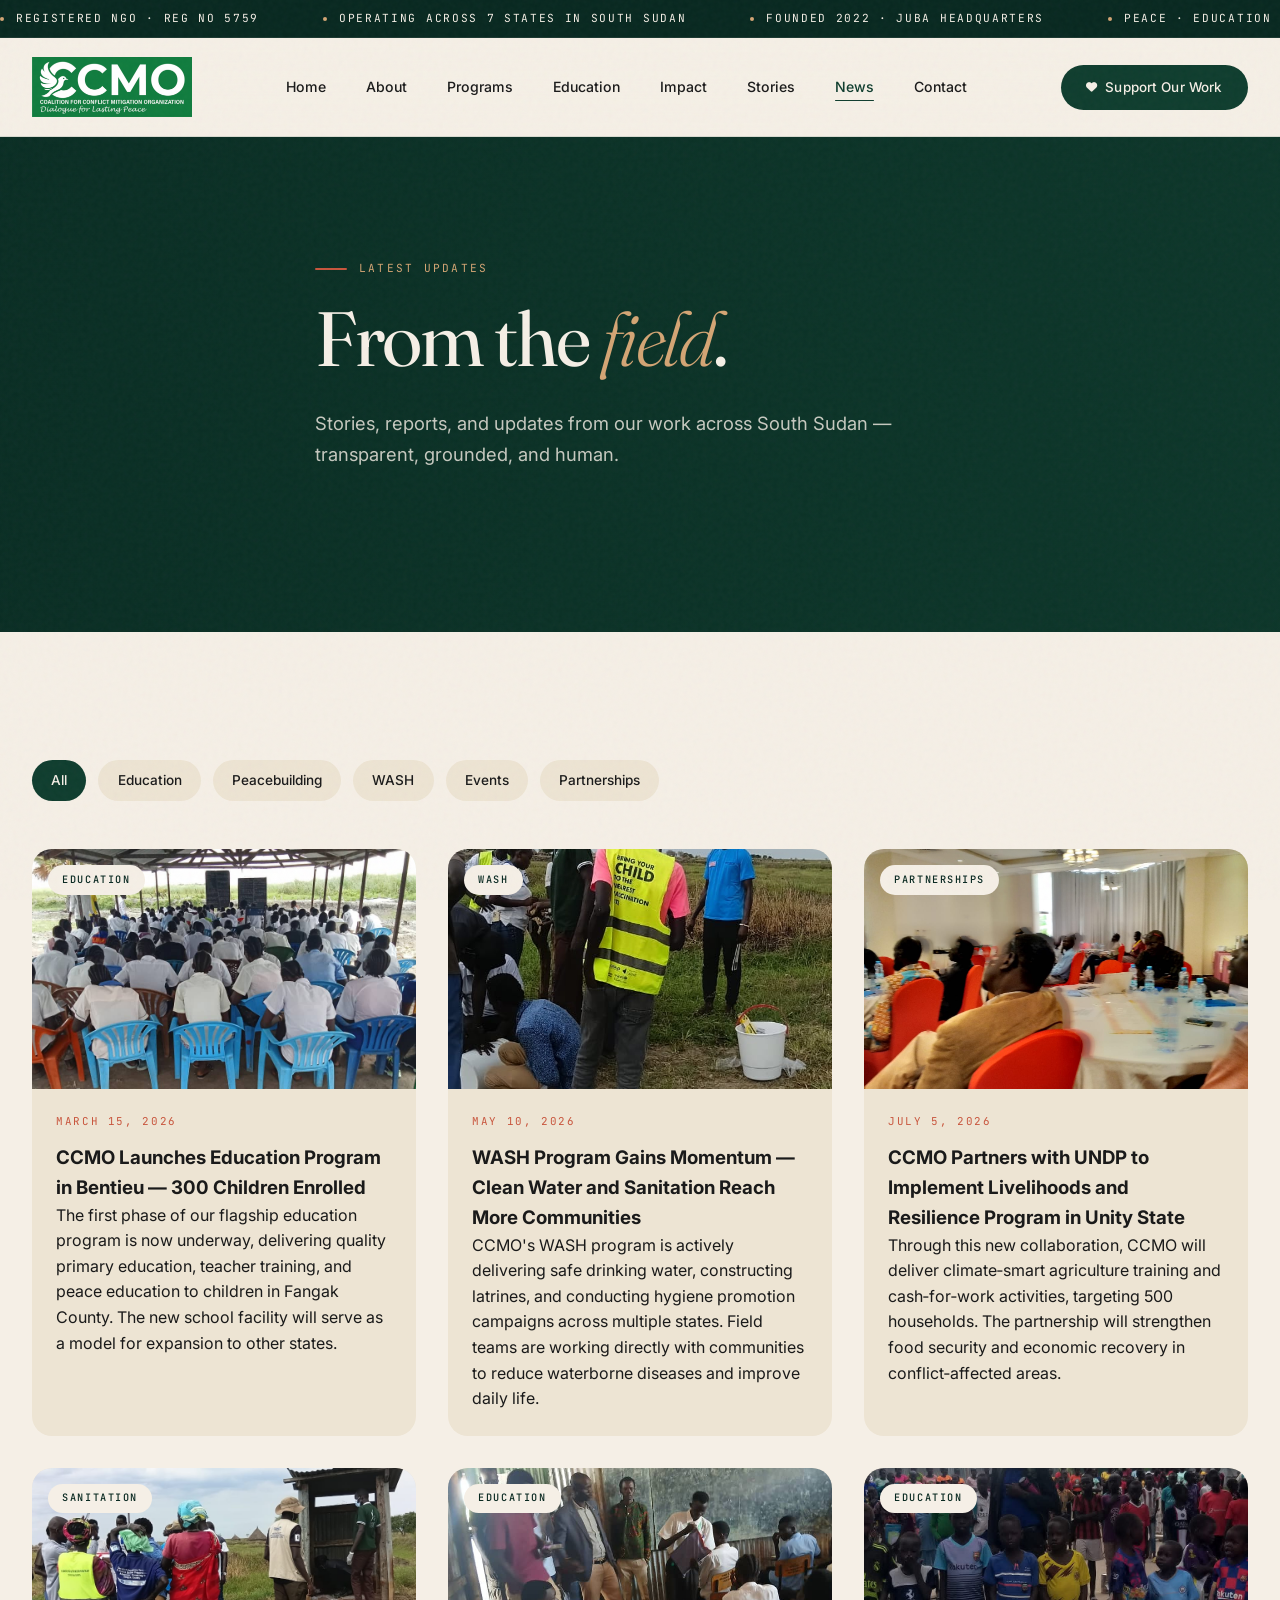
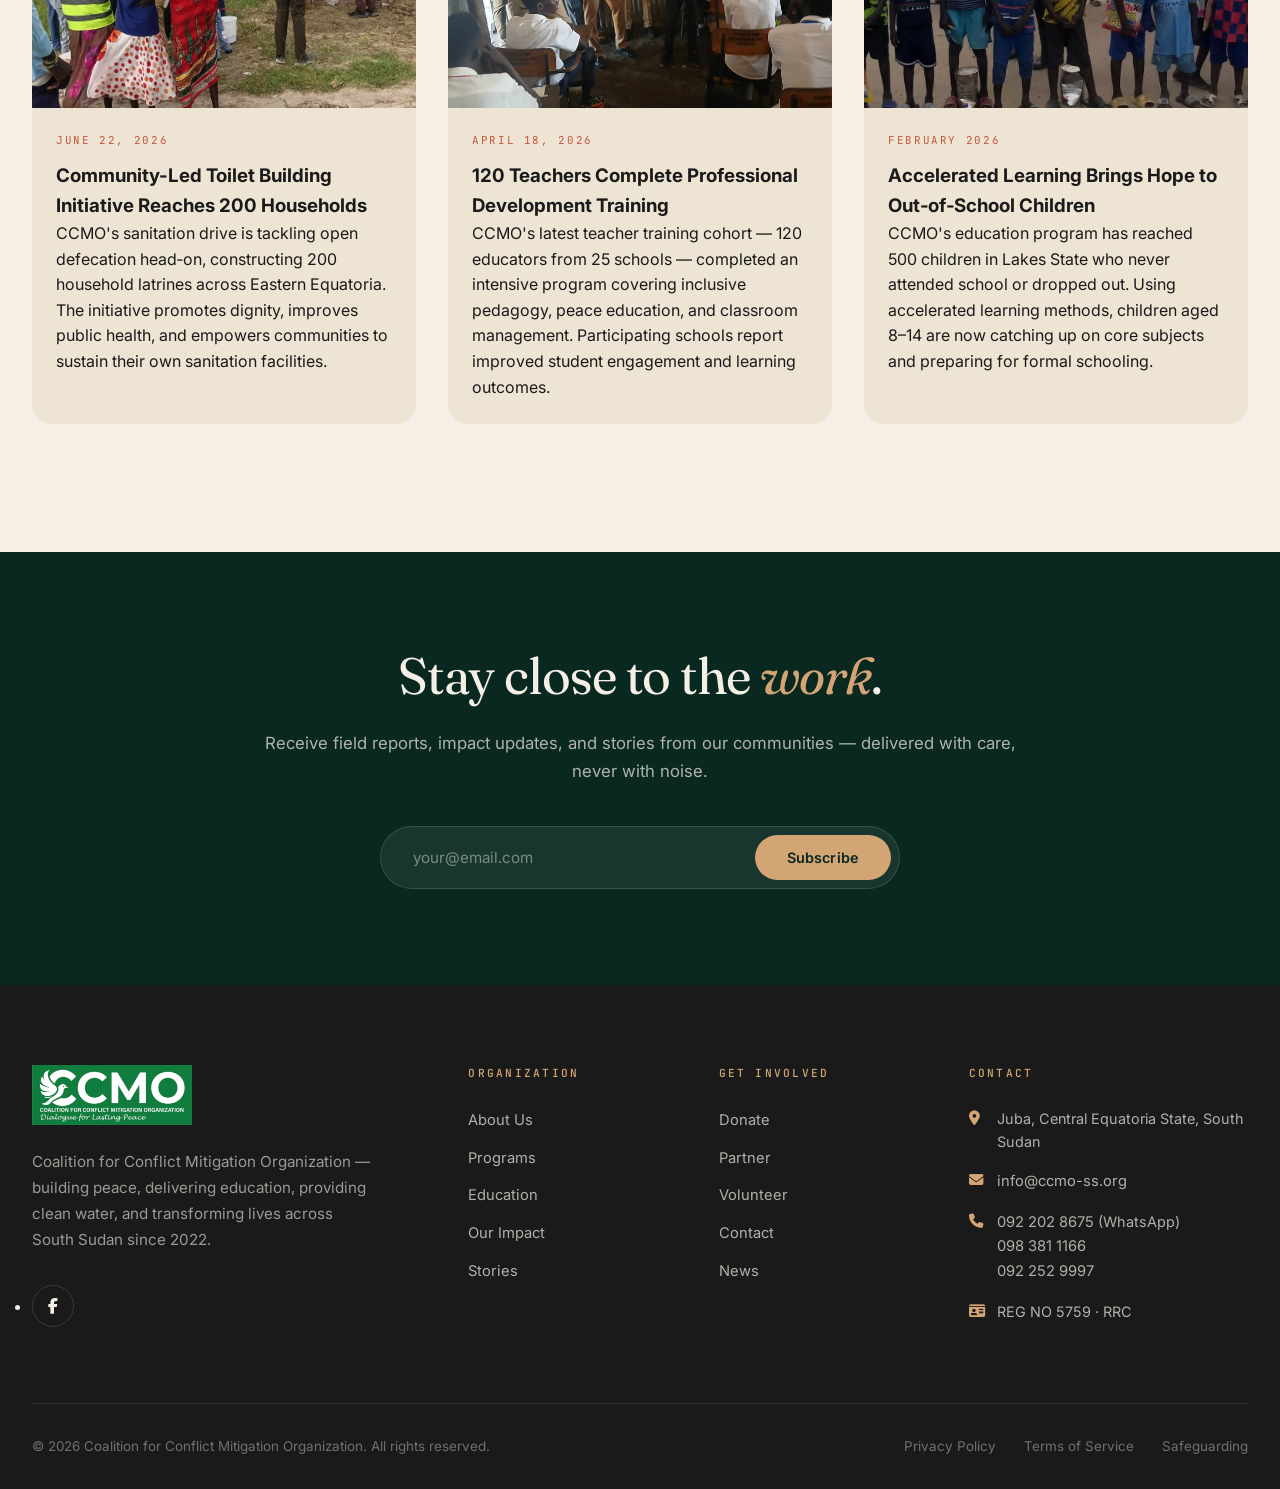
<file: news.html>
<!DOCTYPE html>
<html lang="en">
<head>
    <meta charset="UTF-8">
    <meta name="viewport" content="width=device-width, initial-scale=1.0">
    <meta name="description" content="CCMO News — Latest updates, field reports, and stories from our peacebuilding, education, and WASH programs in South Sudan.">
    <title>News — CCMO | Latest Updates · Field Reports</title>
    <link rel="preconnect" href="https://fonts.googleapis.com">
    <link rel="preconnect" href="https://fonts.gstatic.com" crossorigin>
    <link href="https://fonts.googleapis.com/css2?family=Fraunces:ital,opsz,wght@0,9..144,300;0,9..144,400;0,9..144,500;0,9..144,600;0,9..144,700;0,9..144,800;0,9..144,900;1,9..144,400;1,9..144,500&family=Inter:wght@300;400;500;600;700&family=JetBrains+Mono:wght@400;500&display=swap" rel="stylesheet">
    <link rel="stylesheet" href="https://cdnjs.cloudflare.com/ajax/libs/font-awesome/6.4.0/css/all.min.css">
    <link rel="stylesheet" href="style.css">
</head>
<body>
    <div class="announce">
        <div class="announce-track">
            <div class="announce-item"><span class="dot"></span>Registered NGO · REG NO 5759</div>
            <div class="announce-item"><span class="dot"></span>Operating across 7 states in South Sudan</div>
            <div class="announce-item"><span class="dot"></span>Founded 2022 · Juba Headquarters</div>
            <div class="announce-item"><span class="dot"></span>Peace · Education · WASH · Protection</div>
            <div class="announce-item"><span class="dot"></span>Registered NGO · REG NO 5759</div>
            <div class="announce-item"><span class="dot"></span>Operating across 7 states in South Sudan</div>
            <div class="announce-item"><span class="dot"></span>Founded 2022 · Juba Headquarters</div>
            <div class="announce-item"><span class="dot"></span>Peace · Education · WASH · Protection</div>
        </div>
    </div>
    <nav id="navbar">
        <div class="nav-inner">
            <a href="index.html" class="logo">
    <img src="assets/ccmologo.jpeg" alt="CCMO – Coalition for Conflict Mitigation Organization">
</a>
            <ul class="nav-links" id="navLinks">
                <li><a href="index.html">Home</a></li>
                <li><a href="about.html">About</a></li>
                <li><a href="programs.html">Programs</a></li>
                <li><a href="education.html">Education</a></li>
                <li><a href="impact.html">Impact</a></li>
                <li><a href="stories.html">Stories</a></li>
                <li><a href="news.html" class="active">News</a></li>
                <li><a href="contact.html">Contact</a></li>
            </ul>
            <a href="support.html" class="nav-cta"><i class="fas fa-heart"></i> Support Our Work</a>
            <button class="mobile-toggle" id="mobileToggle" aria-label="Menu"><i class="fas fa-bars"></i></button>
        </div>
    </nav>

    <section class="page-hero page-hero-news">
        <div class="page-hero-overlay"></div>
        <div class="page-hero-content container reveal">
            <div class="section-label" style="color:var(--gold);">Latest Updates</div>
            <h1>From the <span class="italic">field</span>.</h1>
            <p class="page-hero-desc">Stories, reports, and updates from our work across South Sudan — transparent, grounded, and human.</p>
        </div>
    </section>

   <!-- NEWS GRID -->
<section class="section">
    <div class="container">
        <div class="news-filters reveal">
            <span class="filter active">All</span>
            <span class="filter">Education</span>
            <span class="filter">Peacebuilding</span>
            <span class="filter">WASH</span>
            <span class="filter">Events</span>
            <span class="filter">Partnerships</span>
        </div>
        <div class="news-grid-full reveal">

            <!-- 1. Education Program Launch – Bentieu -->
            <article class="news-card-full">
                <div class="news-card-full-img">
                    <span class="news-cat">Education</span>
                    <img src="assets/ccmd15.jpeg" alt="New school facility in Bentieu" loading="lazy">
                </div>
                <div class="news-card-full-body">
                    <div class="news-date">MARCH 15, 2026</div>
                    <h3>CCMO Launches Education Program in Bentieu — 300 Children Enrolled</h3>
                    <p>The first phase of our flagship education program is now underway, delivering quality primary education, teacher training, and peace education to children in Fangak County. The new school facility will serve as a model for expansion to other states.</p>
                </div>
            </article>

            <!-- 2. WASH Program Gains Momentum -->
            <article class="news-card-full">
                <div class="news-card-full-img">
                    <span class="news-cat">WASH</span>
                    <img src="assets/ccmd6.jpeg" alt="Water borehole construction in the field" loading="lazy">
                </div>
                <div class="news-card-full-body">
                    <div class="news-date">MAY 10, 2026</div>
                    <h3>WASH Program Gains Momentum — Clean Water and Sanitation Reach More Communities</h3>
                    <p>CCMO's WASH program is actively delivering safe drinking water, constructing latrines, and conducting hygiene promotion campaigns across multiple states. Field teams are working directly with communities to reduce waterborne diseases and improve daily life.</p>
                </div>
            </article>

            <!-- 3. Partnership with UNDP -->
            <article class="news-card-full">
                <div class="news-card-full-img">
                    <span class="news-cat">Partnerships</span>
                    <img src="assets/ccmd8.jpeg" alt="UNDP and CCMO partnership handshake" loading="lazy">
                </div>
                <div class="news-card-full-body">
                    <div class="news-date">JULY 5, 2026</div>
                    <h3>CCMO Partners with UNDP to Implement Livelihoods and Resilience Program in Unity State</h3>
                    <p>Through this new collaboration, CCMO will deliver climate‑smart agriculture training and cash‑for‑work activities, targeting 500 households. The partnership will strengthen food security and economic recovery in conflict‑affected areas.</p>
                </div>
            </article>

            <!-- 4. Toilet Building Initiative -->
            <article class="news-card-full">
                <div class="news-card-full-img">
                    <span class="news-cat">Sanitation</span>
                    <img src="assets/ccmd1.jpeg" alt="Construction of household latrines in rural community" loading="lazy">
                </div>
                <div class="news-card-full-body">
                    <div class="news-date">JUNE 22, 2026</div>
                    <h3>Community-Led Toilet Building Initiative Reaches 200 Households</h3>
                    <p>CCMO's sanitation drive is tackling open defecation head‑on, constructing 200 household latrines across Eastern Equatoria. The initiative promotes dignity, improves public health, and empowers communities to sustain their own sanitation facilities.</p>
                </div>
            </article>

            <!-- 5. Teacher Training Program -->
            <article class="news-card-full">
                <div class="news-card-full-img">
                    <span class="news-cat">Education</span>
                    <img src="assets/ccmd16.jpeg" alt="Teachers attending a training workshop" loading="lazy">
                </div>
                <div class="news-card-full-body">
                    <div class="news-date">APRIL 18, 2026</div>
                    <h3>120 Teachers Complete Professional Development Training</h3>
                    <p>CCMO's latest teacher training cohort — 120 educators from 25 schools — completed an intensive program covering inclusive pedagogy, peace education, and classroom management. Participating schools report improved student engagement and learning outcomes.</p>
                </div>
            </article>

            <!-- 6. Accelerated Learning for Out‑of‑School Children -->
            <article class="news-card-full">
                <div class="news-card-full-img">
                    <span class="news-cat">Education</span>
                    <img src="assets/ccmd13.jpeg" alt="Children in accelerated learning class in Lakes State" loading="lazy">
                </div>
                <div class="news-card-full-body">
                    <div class="news-date">FEBRUARY 2026</div>
                    <h3>Accelerated Learning Brings Hope to Out‑of‑School Children</h3>
                    <p>CCMO's education program has reached 500 children in Lakes State who never attended school or dropped out. Using accelerated learning methods, children aged 8–14 are now catching up on core subjects and preparing for formal schooling.</p>
                </div>
            </article>

        </div>
    </div>
</section>

    <!-- NEWSLETTER -->
    <section class="newsletter">
        <div class="container"><div class="newsletter-inner reveal"><h2>Stay close to the <span class="italic">work</span>.</h2><p>Receive field reports, impact updates, and stories from our communities — delivered with care, never with noise.</p><form class="newsletter-form" onsubmit="event.preventDefault();const b=this.querySelector('button');b.textContent='Thank you ✓';setTimeout(()=>b.textContent='Subscribe',3000);"><input type="email" placeholder="your@email.com" required><button type="submit">Subscribe</button></form></div></div>
    </section>

    <!-- FOOTER -->
<footer role="contentinfo">
    <div class="container">
        <div class="footer-top">
            <!-- Brand / About -->
            <div class="footer-brand">
                <a href="index.html" class="logo" aria-label="CCMO – Coalition for Conflict Mitigation Organization">
                    <img src="assets/ccmologo.jpeg" alt="CCMO – Coalition for Conflict Mitigation Organization">
                </a>
                <p>Coalition for Conflict Mitigation Organization — building peace, delivering education, providing clean water, and transforming lives across South Sudan since 2022.</p>

                <!-- Social Links (only Facebook) -->
                <ul class="footer-social" aria-label="Social media links">
                    <li>
                        <a href="https://www.facebook.com/profile.php?id=61579748477736" target="_blank" rel="noopener noreferrer" aria-label="Facebook">
                            <i class="fab fa-facebook-f" aria-hidden="true"></i>
                        </a>
                    </li>
                </ul>
            </div>

            <!-- Organization Links -->
            <div class="footer-col">
                <h4>Organization</h4>
                <ul>
                    <li><a href="about.html">About Us</a></li>
                    <li><a href="programs.html">Programs</a></li>
                    <li><a href="education.html">Education</a></li>
                    <li><a href="impact.html">Our Impact</a></li>
                    <li><a href="stories.html">Stories</a></li>
                </ul>
            </div>

            <!-- Get Involved -->
            <div class="footer-col">
                <h4>Get Involved</h4>
                <ul>
                    <li><a href="support.html">Donate</a></li>
                    <li><a href="support.html">Partner</a></li>
                    <li><a href="support.html">Volunteer</a></li>
                    <li><a href="contact.html">Contact</a></li>
                    <li><a href="news.html">News</a></li>
                </ul>
            </div>

            <!-- Contact -->
            <div class="footer-col">
                <h4>Contact</h4>
                <div class="footer-contact-item">
                    <i class="fas fa-location-dot" aria-hidden="true"></i>
                    <span>Juba, Central Equatoria State, South Sudan</span>
                </div>
                <div class="footer-contact-item">
                    <i class="fas fa-envelope" aria-hidden="true"></i>
                    <span><a href="mailto:info@ccmo-ss.org">info@ccmo-ss.org</a></span>
                </div>
                <div class="footer-contact-item">
                    <i class="fas fa-phone" aria-hidden="true"></i>
                    <span>
                        <a href="https://wa.me/211922028675" target="_blank" rel="noopener noreferrer">092 202 8675</a> (WhatsApp)<br>
                        <a href="tel:+211983811166">098 381 1166</a><br>
                        <a href="tel:+211922529997">092 252 9997</a>
                    </span>
                </div>
                <div class="footer-contact-item">
                    <i class="fas fa-id-card" aria-hidden="true"></i>
                    <span>REG NO 5759 · RRC</span>
                </div>
            </div>
        </div>

        <!-- Bottom Bar -->
        <div class="footer-bottom">
            <div>&copy; 2026 Coalition for Conflict Mitigation Organization. All rights reserved.</div>
            <div>
                <a href="privacy.html">Privacy Policy</a>
                <a href="terms.html">Terms of Service</a>
                <a href="safeguarding.html">Safeguarding</a>
            </div>
        </div>
    </div>
</footer>

<script src="script.js"></script>
</body>
</html>
</file>
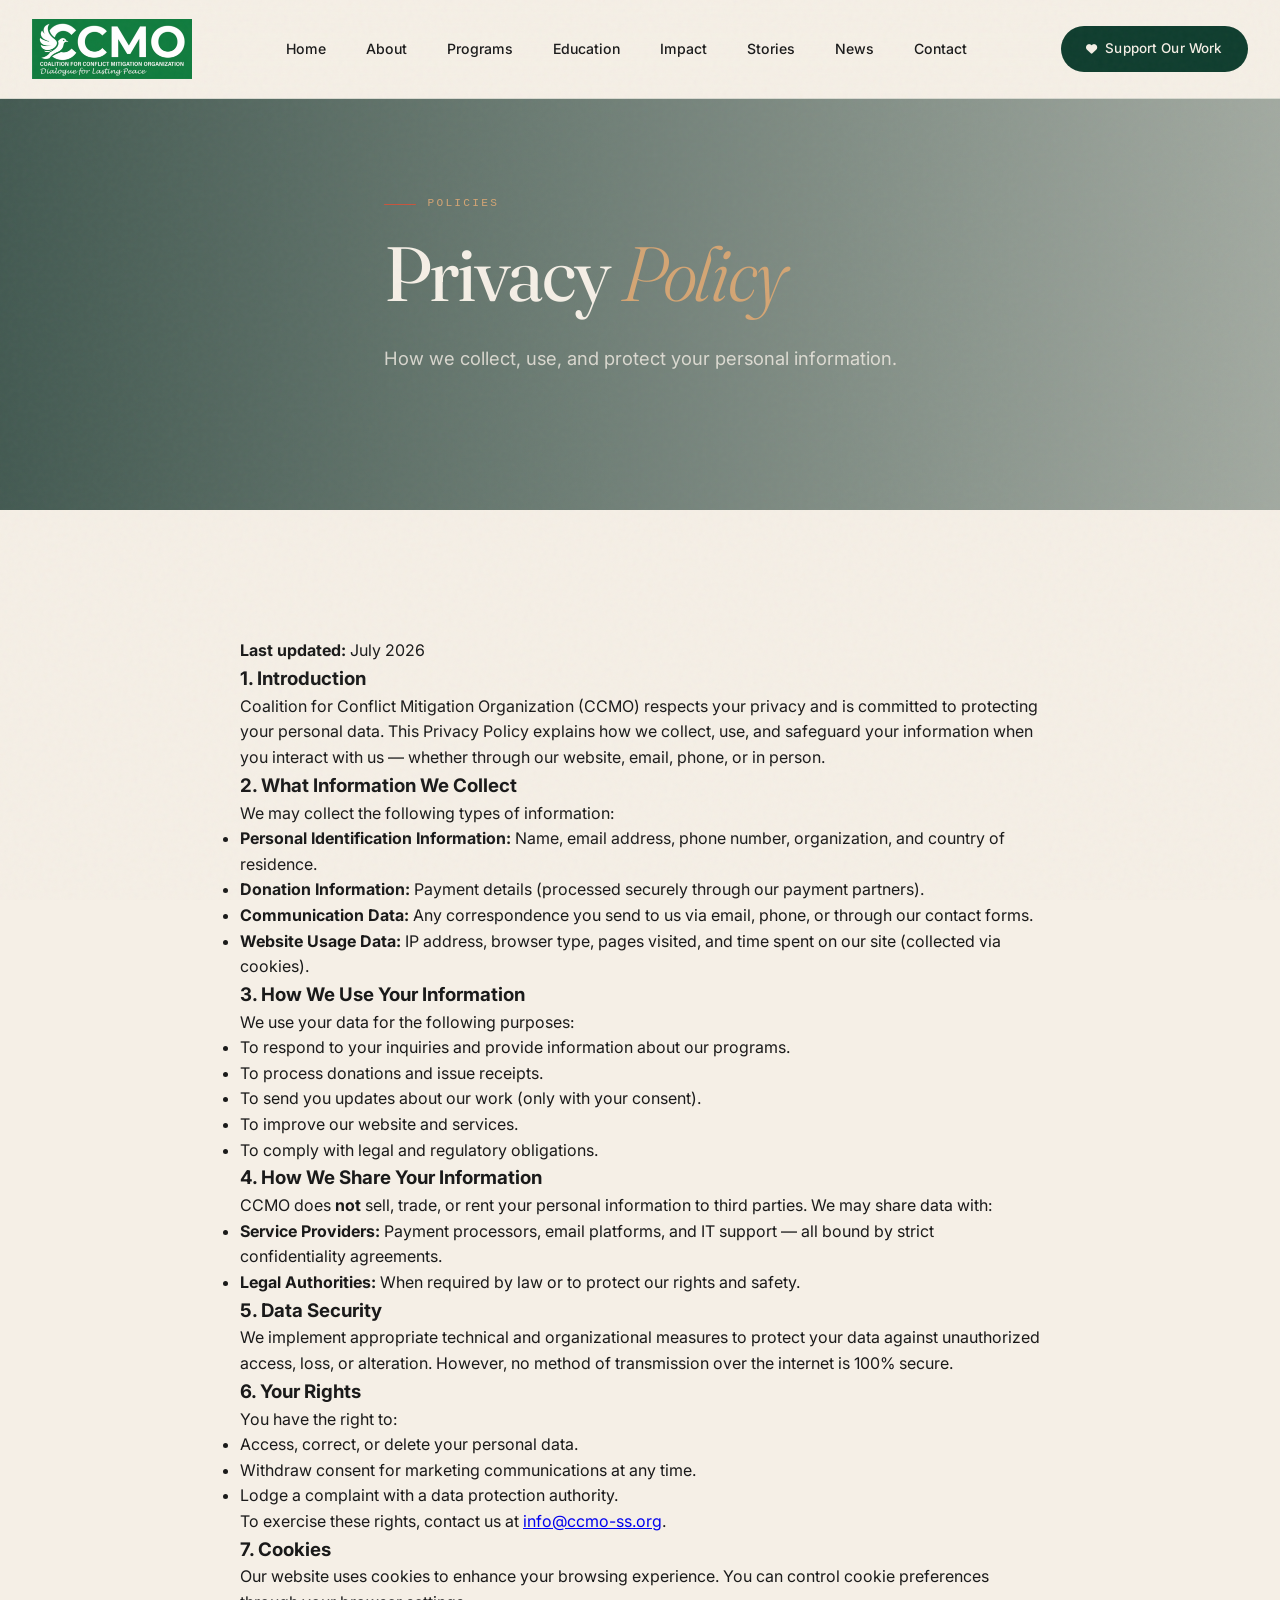
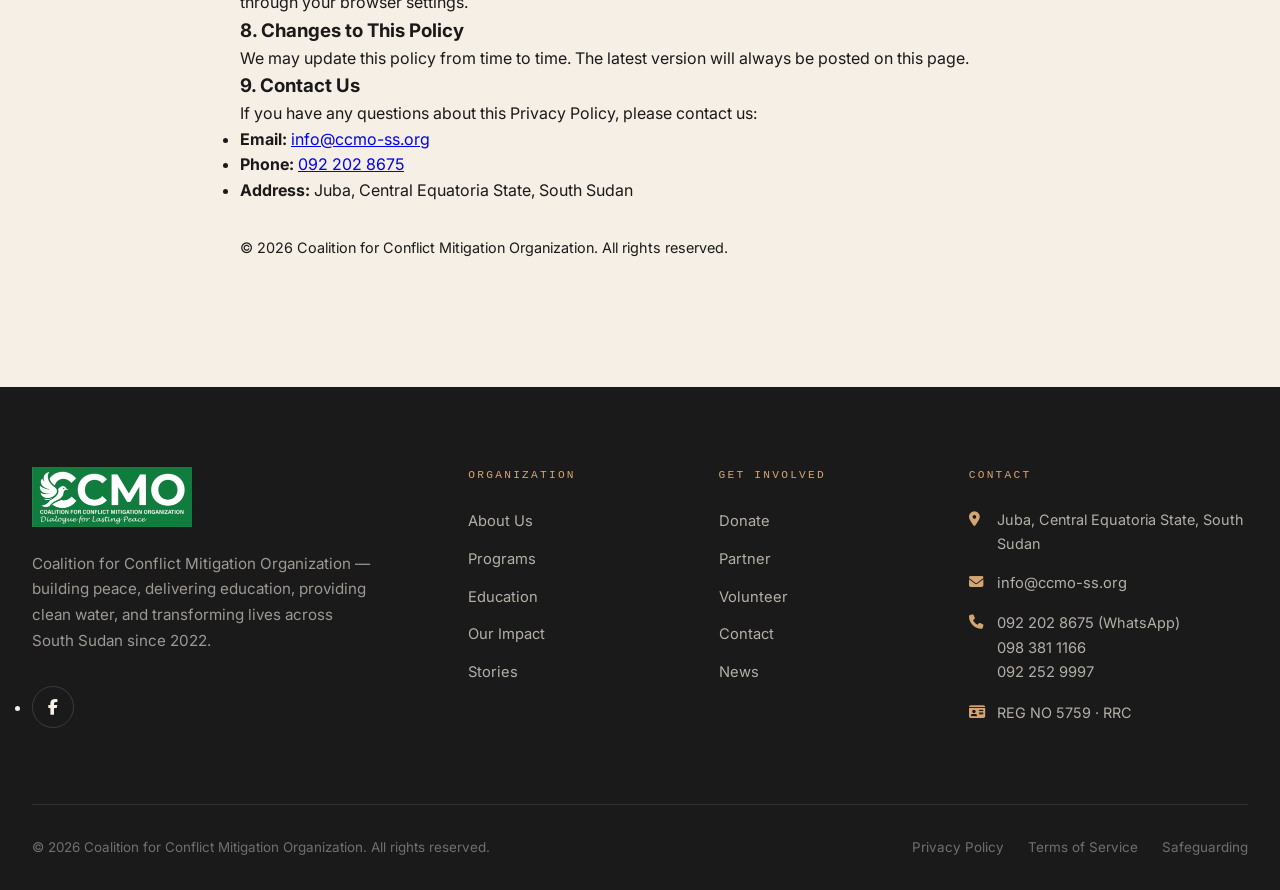
<file: privacy.html>
<!DOCTYPE html>
<html lang="en">
<head>
    <meta charset="UTF-8">
    <meta name="viewport" content="width=device-width, initial-scale=1.0">
    <meta name="description" content="Privacy Policy — CCMO">
    <title>Privacy Policy — CCMO</title>
    <link rel="preconnect" href="https://fonts.googleapis.com">
    <link rel="preconnect" href="https://fonts.gstatic.com" crossorigin>
    <link href="https://fonts.googleapis.com/css2?family=Fraunces:ital,opsz,wght@0,9..144,300;0,9..144,400;0,9..144,500;0,9..144,600;0,9..144,700;0,9..144,800;0,9..144,900;1,9..144,400;1,9..144,500&family=Inter:wght@300;400;500;600;700&display=swap" rel="stylesheet">
    <link rel="stylesheet" href="https://cdnjs.cloudflare.com/ajax/libs/font-awesome/6.4.0/css/all.min.css">
    <link rel="stylesheet" href="style.css">
</head>
<body>

    <nav id="navbar">
        <div class="nav-inner">
            <a href="index.html" class="logo">
                <img src="assets/ccmologo.jpeg" alt="CCMO – Coalition for Conflict Mitigation Organization">
            </a>
            <ul class="nav-links" id="navLinks">
                <li><a href="index.html">Home</a></li>
                <li><a href="about.html">About</a></li>
                <li><a href="programs.html">Programs</a></li>
                <li><a href="education.html">Education</a></li>
                <li><a href="impact.html">Impact</a></li>
                <li><a href="stories.html">Stories</a></li>
                <li><a href="news.html">News</a></li>
                <li><a href="contact.html">Contact</a></li>
            </ul>
            <a href="support.html" class="nav-cta"><i class="fas fa-heart" aria-hidden="true"></i> Support Our Work</a>
            <button class="mobile-toggle" id="mobileToggle" aria-label="Menu"><i class="fas fa-bars" aria-hidden="true"></i></button>
        </div>
    </nav>

    <section class="page-hero" style="min-height:40vh;">
        <div class="page-hero-overlay"></div>
        <div class="page-hero-content container reveal">
            <div class="section-label" style="color:var(--gold);">Policies</div>
            <h1>Privacy <span class="italic">Policy</span></h1>
            <p class="page-hero-desc">How we collect, use, and protect your personal information.</p>
        </div>
    </section>

    <section class="section">
        <div class="container">
            <div class="policy-content reveal" style="max-width:800px;margin:0 auto;">
                <p><strong>Last updated:</strong> July 2026</p>

                <h3>1. Introduction</h3>
                <p>Coalition for Conflict Mitigation Organization (CCMO) respects your privacy and is committed to protecting your personal data. This Privacy Policy explains how we collect, use, and safeguard your information when you interact with us — whether through our website, email, phone, or in person.</p>

                <h3>2. What Information We Collect</h3>
                <p>We may collect the following types of information:</p>
                <ul>
                    <li><strong>Personal Identification Information:</strong> Name, email address, phone number, organization, and country of residence.</li>
                    <li><strong>Donation Information:</strong> Payment details (processed securely through our payment partners).</li>
                    <li><strong>Communication Data:</strong> Any correspondence you send to us via email, phone, or through our contact forms.</li>
                    <li><strong>Website Usage Data:</strong> IP address, browser type, pages visited, and time spent on our site (collected via cookies).</li>
                </ul>

                <h3>3. How We Use Your Information</h3>
                <p>We use your data for the following purposes:</p>
                <ul>
                    <li>To respond to your inquiries and provide information about our programs.</li>
                    <li>To process donations and issue receipts.</li>
                    <li>To send you updates about our work (only with your consent).</li>
                    <li>To improve our website and services.</li>
                    <li>To comply with legal and regulatory obligations.</li>
                </ul>

                <h3>4. How We Share Your Information</h3>
                <p>CCMO does <strong>not</strong> sell, trade, or rent your personal information to third parties. We may share data with:</p>
                <ul>
                    <li><strong>Service Providers:</strong> Payment processors, email platforms, and IT support — all bound by strict confidentiality agreements.</li>
                    <li><strong>Legal Authorities:</strong> When required by law or to protect our rights and safety.</li>
                </ul>

                <h3>5. Data Security</h3>
                <p>We implement appropriate technical and organizational measures to protect your data against unauthorized access, loss, or alteration. However, no method of transmission over the internet is 100% secure.</p>

                <h3>6. Your Rights</h3>
                <p>You have the right to:</p>
                <ul>
                    <li>Access, correct, or delete your personal data.</li>
                    <li>Withdraw consent for marketing communications at any time.</li>
                    <li>Lodge a complaint with a data protection authority.</li>
                </ul>
                <p>To exercise these rights, contact us at <a href="mailto:info@ccmo-ss.org">info@ccmo-ss.org</a>.</p>

                <h3>7. Cookies</h3>
                <p>Our website uses cookies to enhance your browsing experience. You can control cookie preferences through your browser settings.</p>

                <h3>8. Changes to This Policy</h3>
                <p>We may update this policy from time to time. The latest version will always be posted on this page.</p>

                <h3>9. Contact Us</h3>
                <p>If you have any questions about this Privacy Policy, please contact us:</p>
                <ul>
                    <li><strong>Email:</strong> <a href="mailto:info@ccmo-ss.org">info@ccmo-ss.org</a></li>
                    <li><strong>Phone:</strong> <a href="tel:+211922028675">092 202 8675</a></li>
                    <li><strong>Address:</strong> Juba, Central Equatoria State, South Sudan</li>
                </ul>

                <p style="margin-top:2rem;font-size:0.9rem;color:var(--text-muted);">© 2026 Coalition for Conflict Mitigation Organization. All rights reserved.</p>
            </div>
        </div>
    </section>

    <footer role="contentinfo">
        <div class="container">
            <div class="footer-top">
                <div class="footer-brand">
                    <a href="index.html" class="logo" aria-label="CCMO – Coalition for Conflict Mitigation Organization">
                        <img src="assets/ccmologo.jpeg" alt="CCMO – Coalition for Conflict Mitigation Organization">
                    </a>
                    <p>Coalition for Conflict Mitigation Organization — building peace, delivering education, providing clean water, and transforming lives across South Sudan since 2022.</p>
                    <ul class="footer-social" aria-label="Social media links">
                        <li><a href="https://www.facebook.com/profile.php?id=61579748477736" target="_blank" rel="noopener noreferrer" aria-label="Facebook"><i class="fab fa-facebook-f" aria-hidden="true"></i></a></li>
                    </ul>
                </div>
                <div class="footer-col"><h4>Organization</h4><ul><li><a href="about.html">About Us</a></li><li><a href="programs.html">Programs</a></li><li><a href="education.html">Education</a></li><li><a href="impact.html">Our Impact</a></li><li><a href="stories.html">Stories</a></li></ul></div>
                <div class="footer-col"><h4>Get Involved</h4><ul><li><a href="support.html">Donate</a></li><li><a href="support.html">Partner</a></li><li><a href="support.html">Volunteer</a></li><li><a href="contact.html">Contact</a></li><li><a href="news.html">News</a></li></ul></div>
                <div class="footer-col"><h4>Contact</h4>
                    <div class="footer-contact-item"><i class="fas fa-location-dot" aria-hidden="true"></i><span>Juba, Central Equatoria State, South Sudan</span></div>
                    <div class="footer-contact-item"><i class="fas fa-envelope" aria-hidden="true"></i><span><a href="mailto:info@ccmo-ss.org">info@ccmo-ss.org</a></span></div>
                    <div class="footer-contact-item"><i class="fas fa-phone" aria-hidden="true"></i><span><a href="https://wa.me/211922028675" target="_blank" rel="noopener noreferrer">092 202 8675</a> (WhatsApp)<br><a href="tel:+211983811166">098 381 1166</a><br><a href="tel:+211922529997">092 252 9997</a></span></div>
                    <div class="footer-contact-item"><i class="fas fa-id-card" aria-hidden="true"></i><span>REG NO 5759 · RRC</span></div>
                </div>
            </div>
            <div class="footer-bottom">
                <div>&copy; 2026 Coalition for Conflict Mitigation Organization. All rights reserved.</div>
                <div><a href="privacy.html">Privacy Policy</a><a href="terms.html">Terms of Service</a><a href="safeguarding.html">Safeguarding</a></div>
            </div>
        </div>
    </footer>

    <script src="script.js"></script>
</body>
</html>
</file>
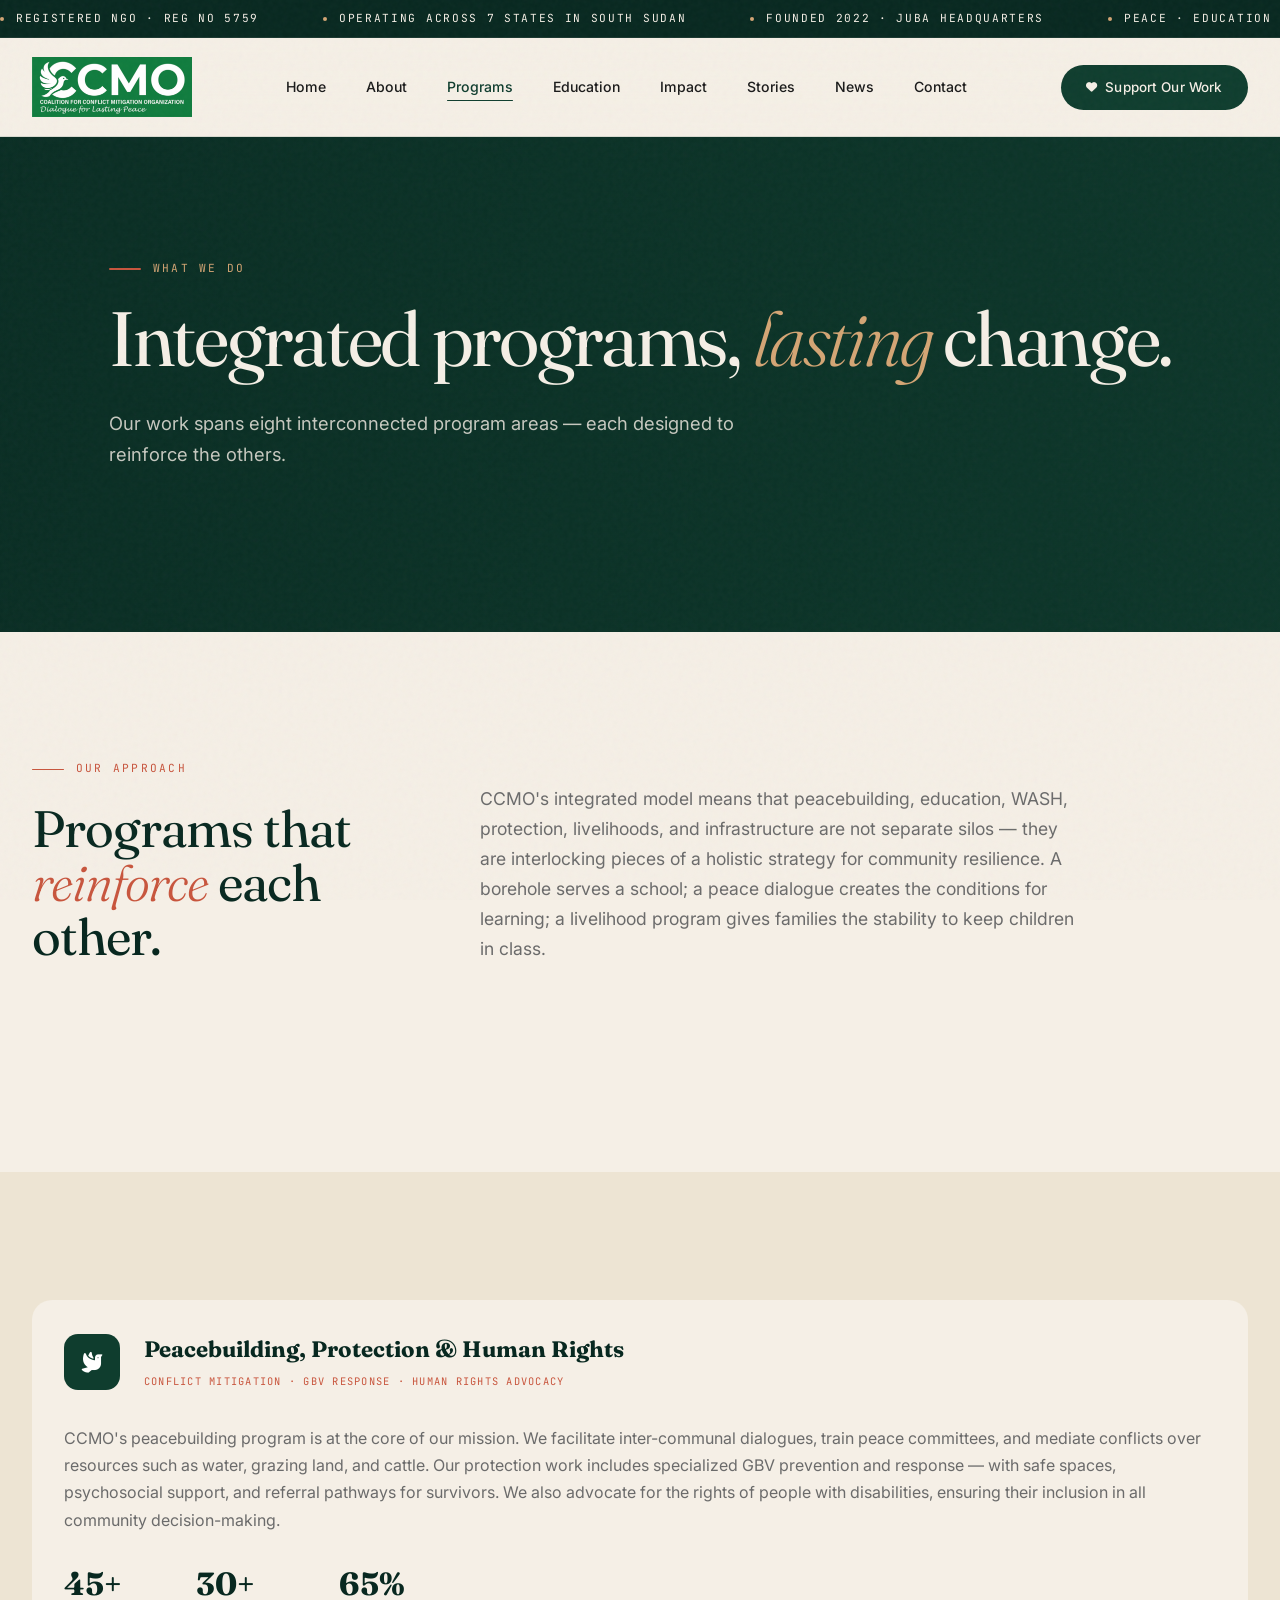
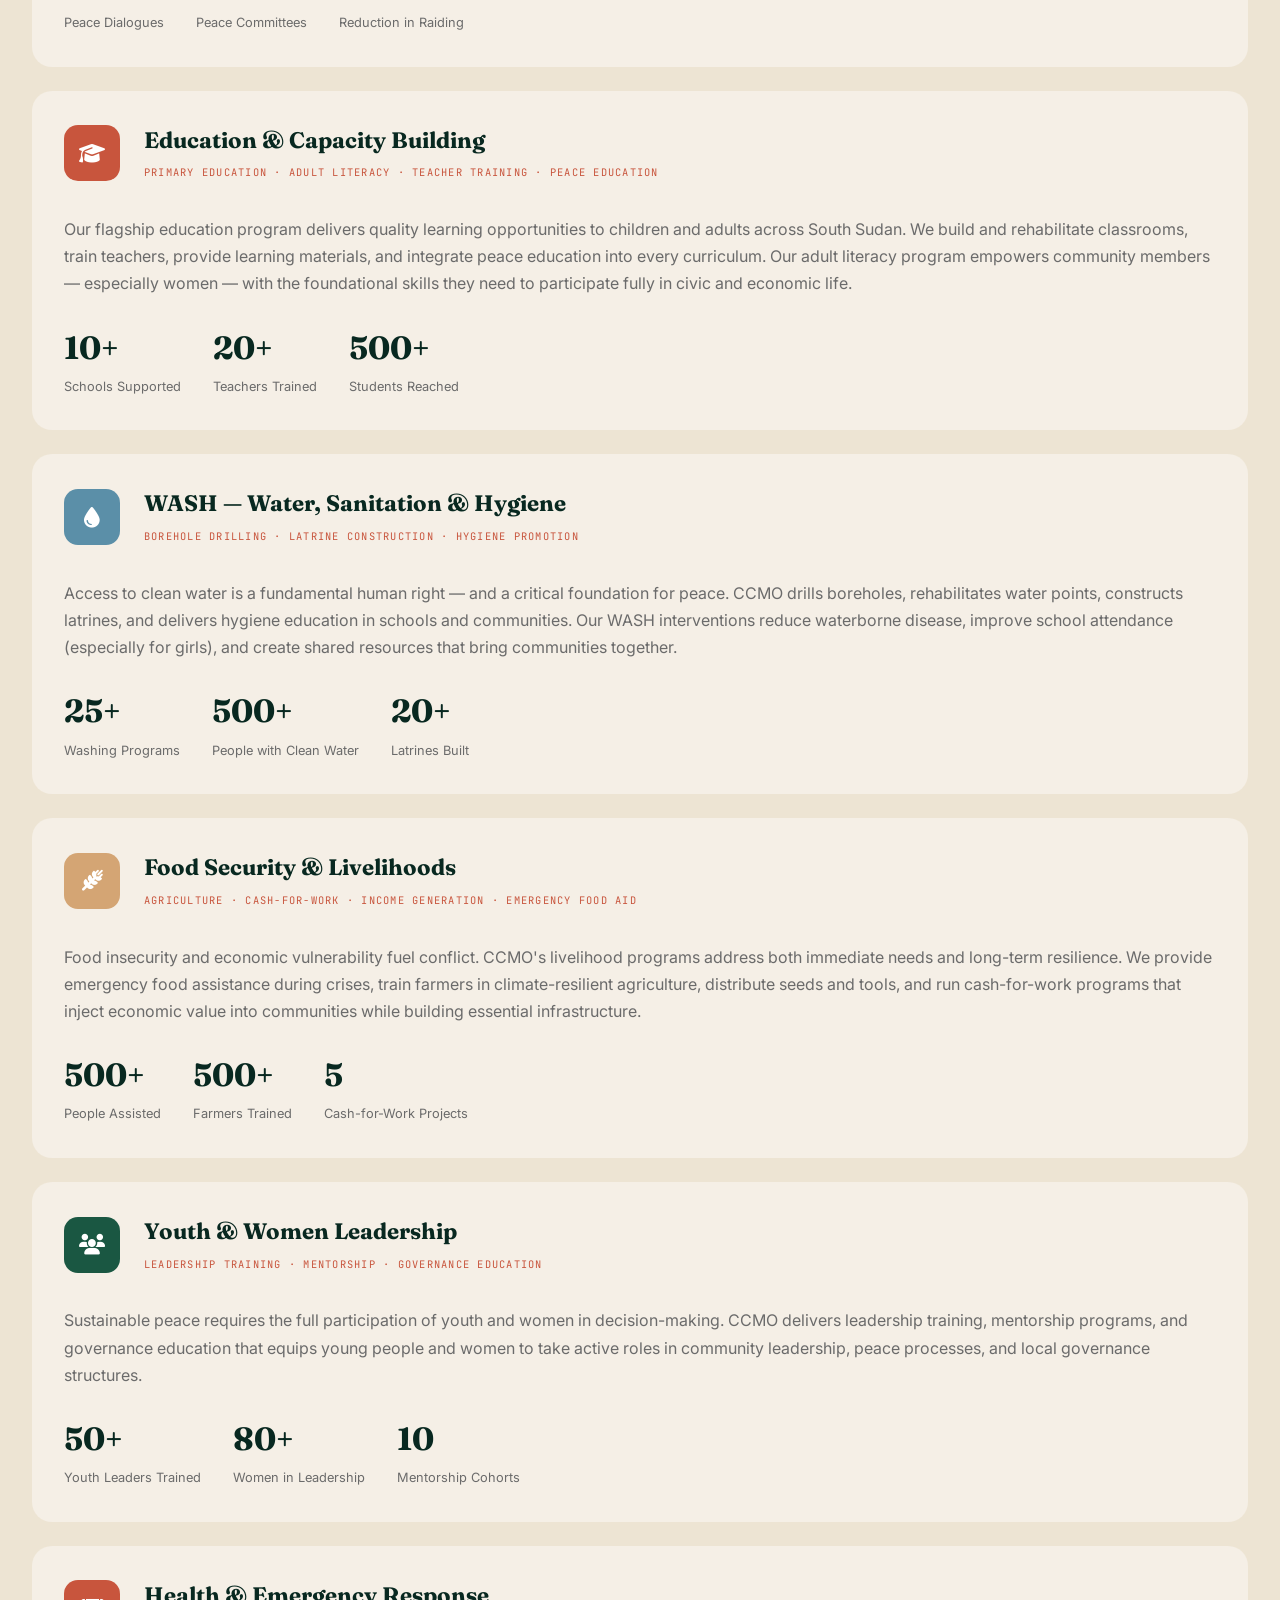
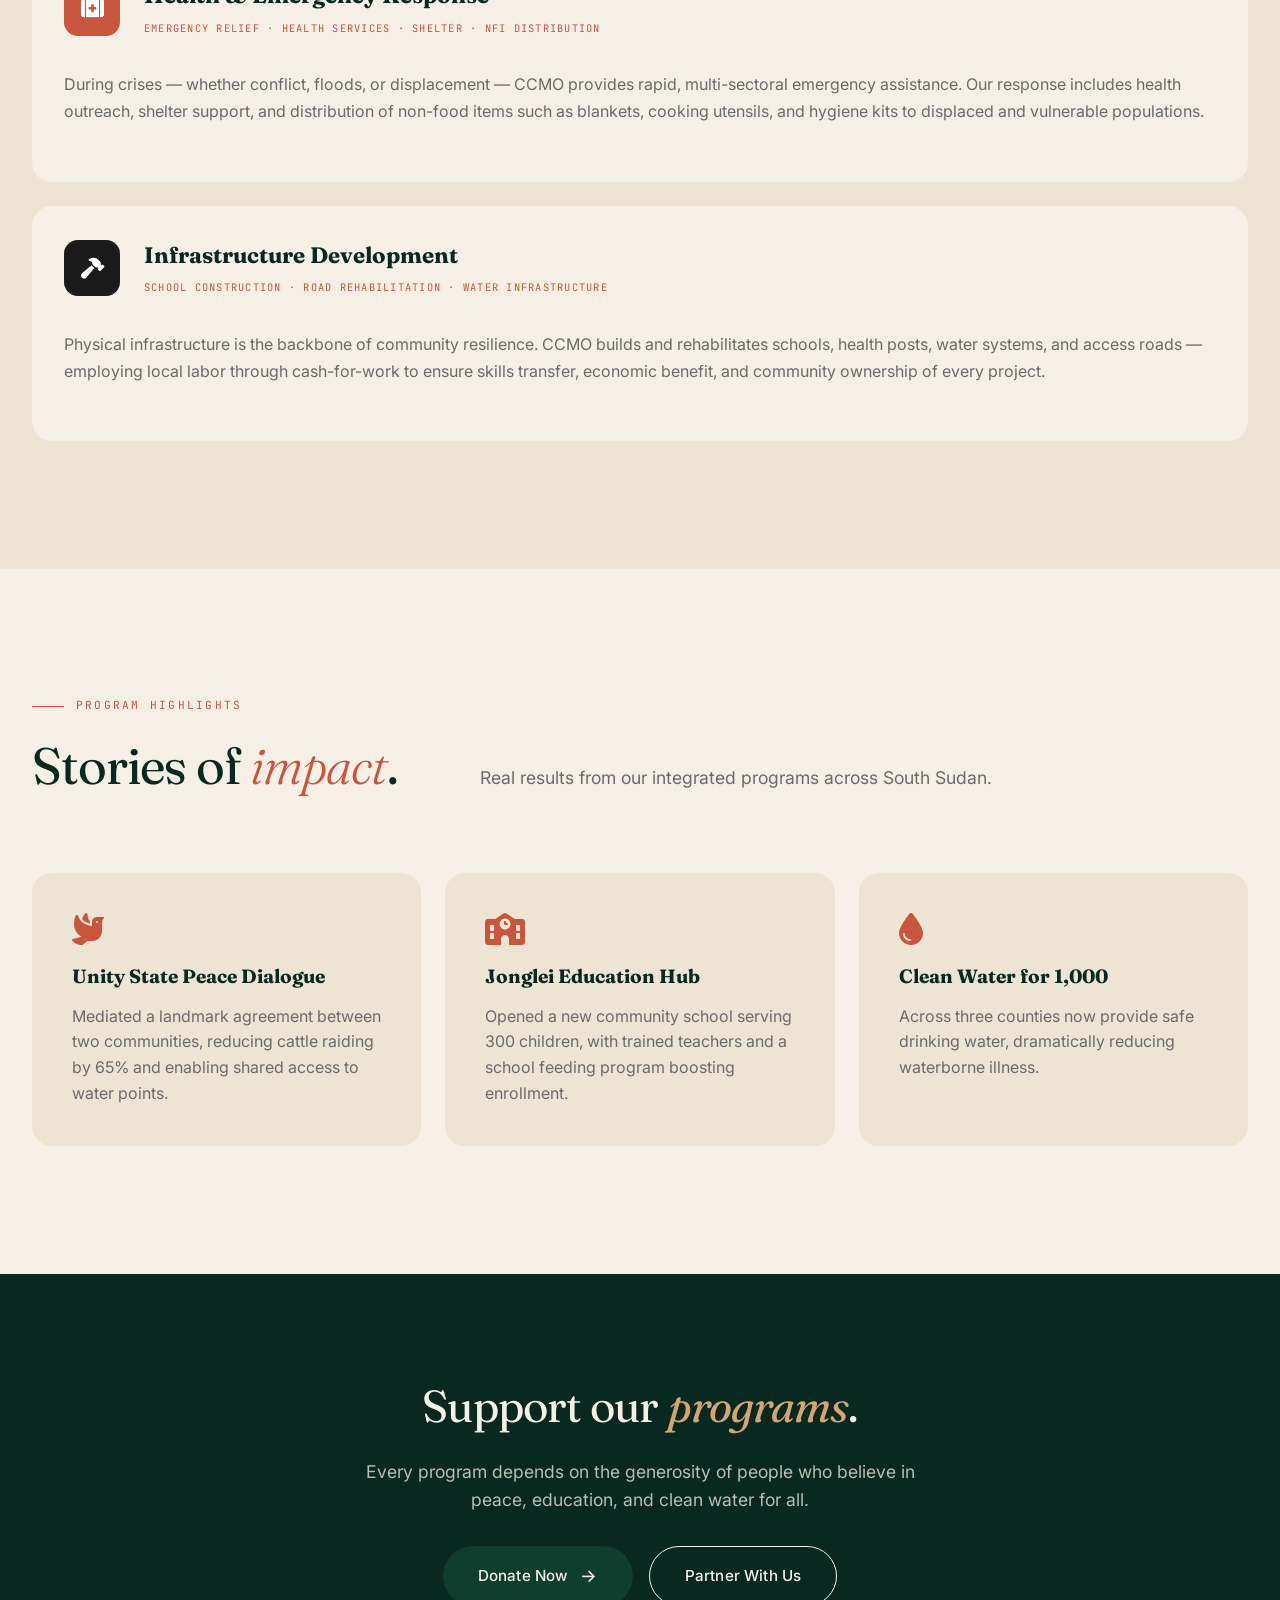
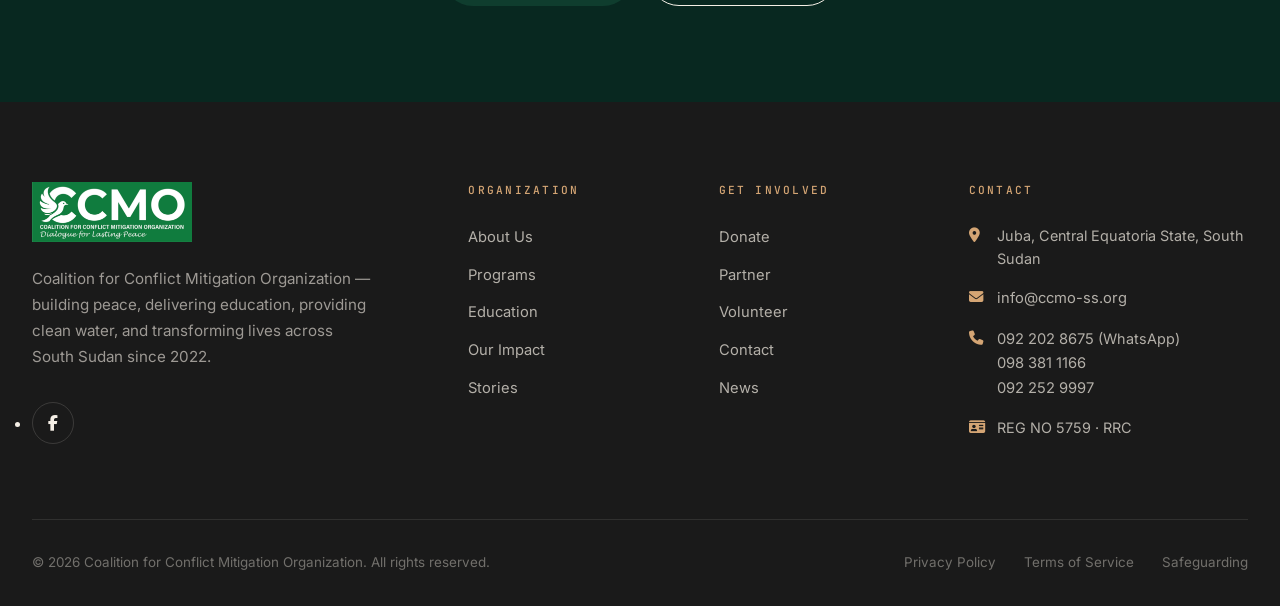
<file: programs.html>
<!DOCTYPE html>
<html lang="en">
<head>
    <meta charset="UTF-8">
    <meta name="viewport" content="width=device-width, initial-scale=1.0">
    <meta name="description" content="CCMO Programs — Peacebuilding, Education, WASH, Protection, Food Security, Youth Leadership, Health, and Infrastructure in South Sudan.">
    <title>Programs — CCMO | Peacebuilding · Education · WASH · Livelihoods</title>
    <link rel="preconnect" href="https://fonts.googleapis.com">
    <link rel="preconnect" href="https://fonts.gstatic.com" crossorigin>
    <link href="https://fonts.googleapis.com/css2?family=Fraunces:ital,opsz,wght@0,9..144,300;0,9..144,400;0,9..144,500;0,9..144,600;0,9..144,700;0,9..144,800;0,9..144,900;1,9..144,400;1,9..144,500&family=Inter:wght@300;400;500;600;700&family=JetBrains+Mono:wght@400;500&display=swap" rel="stylesheet">
    <link rel="stylesheet" href="https://cdnjs.cloudflare.com/ajax/libs/font-awesome/6.4.0/css/all.min.css">
    <link rel="stylesheet" href="style.css">
</head>
<body>
    <div class="announce">
        <div class="announce-track">
            <div class="announce-item"><span class="dot"></span>Registered NGO · REG NO 5759</div>
            <div class="announce-item"><span class="dot"></span>Operating across 7 states in South Sudan</div>
            <div class="announce-item"><span class="dot"></span>Founded 2022 · Juba Headquarters</div>
            <div class="announce-item"><span class="dot"></span>Peace · Education · WASH · Protection</div>
            <div class="announce-item"><span class="dot"></span>Registered NGO · REG NO 5759</div>
            <div class="announce-item"><span class="dot"></span>Operating across 7 states in South Sudan</div>
            <div class="announce-item"><span class="dot"></span>Founded 2022 · Juba Headquarters</div>
            <div class="announce-item"><span class="dot"></span>Peace · Education · WASH · Protection</div>
        </div>
    </div>
    <nav id="navbar">
        <div class="nav-inner">
            <a href="index.html" class="logo">
    <img src="assets/ccmologo.jpeg" alt="CCMO – Coalition for Conflict Mitigation Organization">
</a>
            <ul class="nav-links" id="navLinks">
                <li><a href="index.html">Home</a></li>
                <li><a href="about.html">About</a></li>
                <li><a href="programs.html" class="active">Programs</a></li>
                <li><a href="education.html">Education</a></li>
                <li><a href="impact.html">Impact</a></li>
                <li><a href="stories.html">Stories</a></li>
                <li><a href="news.html">News</a></li>
                <li><a href="contact.html">Contact</a></li>
            </ul>
            <a href="support.html" class="nav-cta"><i class="fas fa-heart"></i> Support Our Work</a>
            <button class="mobile-toggle" id="mobileToggle" aria-label="Menu"><i class="fas fa-bars"></i></button>
        </div>
    </nav>

    <section class="page-hero page-hero-programs">
        <div class="page-hero-overlay"></div>
        <div class="page-hero-content container reveal">
            <div class="section-label" style="color:var(--gold);">What We Do</div>
            <h1>Integrated programs, <span class="italic">lasting</span> change.</h1>
            <p class="page-hero-desc">Our work spans eight interconnected program areas — each designed to reinforce the others.</p>
        </div>
    </section>

    <!-- INTRODUCTION -->
    <section class="section">
        <div class="container">
            <div class="section-head reveal"><div><div class="section-label">Our Approach</div><h2 class="section-title">Programs that <span class="italic">reinforce</span> each other.</h2></div><p class="section-desc">CCMO's integrated model means that peacebuilding, education, WASH, protection, livelihoods, and infrastructure are not separate silos — they are interlocking pieces of a holistic strategy for community resilience. A borehole serves a school; a peace dialogue creates the conditions for learning; a livelihood program gives families the stability to keep children in class.</p></div>
        </div>
    </section>

    <!-- PROGRAM CARDS -->
    <section class="section" style="background:var(--cream-warm);">
        <div class="container">
            <div class="program-cards-detailed">
                <!-- Peacebuilding -->
                <div class="prog-detail reveal" id="peacebuilding">
                    <div class="prog-detail-header"><div class="prog-detail-icon" style="background:var(--forest);"><i class="fas fa-dove"></i></div><div><h3>Peacebuilding, Protection & Human Rights</h3><span class="prog-tag">Conflict Mitigation · GBV Response · Human Rights Advocacy</span></div></div>
                    <div class="prog-detail-body">
                        <p>CCMO's peacebuilding program is at the core of our mission. We facilitate inter-communal dialogues, train peace committees, and mediate conflicts over resources such as water, grazing land, and cattle. Our protection work includes specialized GBV prevention and response — with safe spaces, psychosocial support, and referral pathways for survivors. We also advocate for the rights of people with disabilities, ensuring their inclusion in all community decision-making.</p>
                        <div class="prog-stats"><div class="prog-stat"><strong>45+</strong><span>Peace Dialogues</span></div><div class="prog-stat"><strong>30+</strong><span>Peace Committees</span></div><div class="prog-stat"><strong>65%</strong><span>Reduction in Raiding</span></div></div>
                    </div>
                </div>
                <!-- Education -->
                <div class="prog-detail reveal" id="programs-education">
                    <div class="prog-detail-header"><div class="prog-detail-icon" style="background:var(--terracotta);"><i class="fas fa-graduation-cap"></i></div><div><h3>Education & Capacity Building</h3><span class="prog-tag">Primary Education · Adult Literacy · Teacher Training · Peace Education</span></div></div>
                    <div class="prog-detail-body">
                        <p>Our flagship education program delivers quality learning opportunities to children and adults across South Sudan. We build and rehabilitate classrooms, train teachers, provide learning materials, and integrate peace education into every curriculum. Our adult literacy program empowers community members — especially women — with the foundational skills they need to participate fully in civic and economic life.</p>
                        <div class="prog-stats"><div class="prog-stat"><strong>10+</strong><span>Schools Supported</span></div><div class="prog-stat"><strong>20+</strong><span>Teachers Trained</span></div><div class="prog-stat"><strong>500+</strong><span>Students Reached</span></div></div>
                    </div>
                </div>
                <!-- WASH -->
                <div class="prog-detail reveal" id="programs-wash">
                    <div class="prog-detail-header"><div class="prog-detail-icon" style="background:#5B8FA8;"><i class="fas fa-tint"></i></div><div><h3>WASH — Water, Sanitation & Hygiene</h3><span class="prog-tag">Borehole Drilling · Latrine Construction · Hygiene Promotion</span></div></div>
                    <div class="prog-detail-body">
                        <p>Access to clean water is a fundamental human right — and a critical foundation for peace. CCMO drills boreholes, rehabilitates water points, constructs latrines, and delivers hygiene education in schools and communities. Our WASH interventions reduce waterborne disease, improve school attendance (especially for girls), and create shared resources that bring communities together.</p>
                        <div class="prog-stats"><div class="prog-stat"><strong>25+</strong><span>Washing Programs</span></div><div class="prog-stat"><strong>500+</strong><span>People with Clean Water</span></div><div class="prog-stat"><strong>20+</strong><span>Latrines Built</span></div></div>
                    </div>
                </div>
                <!-- Food Security -->
                <div class="prog-detail reveal">
                    <div class="prog-detail-header"><div class="prog-detail-icon" style="background:var(--gold);"><i class="fas fa-wheat-awn"></i></div><div><h3>Food Security & Livelihoods</h3><span class="prog-tag">Agriculture · Cash-for-Work · Income Generation · Emergency Food Aid</span></div></div>
                    <div class="prog-detail-body">
                        <p>Food insecurity and economic vulnerability fuel conflict. CCMO's livelihood programs address both immediate needs and long-term resilience. We provide emergency food assistance during crises, train farmers in climate-resilient agriculture, distribute seeds and tools, and run cash-for-work programs that inject economic value into communities while building essential infrastructure.</p>
                        <div class="prog-stats"><div class="prog-stat"><strong>500+</strong><span>People Assisted</span></div><div class="prog-stat"><strong>500+</strong><span>Farmers Trained</span></div><div class="prog-stat"><strong>5</strong><span>Cash-for-Work Projects</span></div></div>
                    </div>
                </div>
                <!-- Youth & Women -->
                <div class="prog-detail reveal">
                    <div class="prog-detail-header"><div class="prog-detail-icon" style="background:var(--forest-light);"><i class="fas fa-users"></i></div><div><h3>Youth & Women Leadership</h3><span class="prog-tag">Leadership Training · Mentorship · Governance Education</span></div></div>
                    <div class="prog-detail-body">
                        <p>Sustainable peace requires the full participation of youth and women in decision-making. CCMO delivers leadership training, mentorship programs, and governance education that equips young people and women to take active roles in community leadership, peace processes, and local governance structures.</p>
                        <div class="prog-stats"><div class="prog-stat"><strong>50+</strong><span>Youth Leaders Trained</span></div><div class="prog-stat"><strong>80+</strong><span>Women in Leadership</span></div><div class="prog-stat"><strong>10</strong><span>Mentorship Cohorts</span></div></div>
                    </div>
                </div>
                <!-- Health & Emergency -->
                <div class="prog-detail reveal">
                    <div class="prog-detail-header"><div class="prog-detail-icon" style="background:var(--terracotta);"><i class="fas fa-kit-medical"></i></div><div><h3>Health & Emergency Response</h3><span class="prog-tag">Emergency Relief · Health Services · Shelter · NFI Distribution</span></div></div>
                    <div class="prog-detail-body">
                        <p>During crises — whether conflict, floods, or displacement — CCMO provides rapid, multi-sectoral emergency assistance. Our response includes health outreach, shelter support, and distribution of non-food items such as blankets, cooking utensils, and hygiene kits to displaced and vulnerable populations.</p>
                    </div>
                </div>
                <!-- Infrastructure -->
                <div class="prog-detail reveal">
                    <div class="prog-detail-header"><div class="prog-detail-icon" style="background:var(--charcoal);"><i class="fas fa-hammer"></i></div><div><h3>Infrastructure Development</h3><span class="prog-tag">School Construction · Road Rehabilitation · Water Infrastructure</span></div></div>
                    <div class="prog-detail-body">
                        <p>Physical infrastructure is the backbone of community resilience. CCMO builds and rehabilitates schools, health posts, water systems, and access roads — employing local labor through cash-for-work to ensure skills transfer, economic benefit, and community ownership of every project.</p>
                    </div>
                </div>
            </div>
        </div>
    </section>

    <!-- SUCCESS STORIES HIGHLIGHT -->
    <section class="section">
        <div class="container">
            <div class="section-head reveal"><div><div class="section-label">Program Highlights</div><h2 class="section-title">Stories of <span class="italic">impact</span>.</h2></div><p class="section-desc">Real results from our integrated programs across South Sudan.</p></div>
            <div class="highlight-grid reveal">
                <div class="highlight-card"><i class="fas fa-dove"></i><h4>Unity State Peace Dialogue</h4><p>Mediated a landmark agreement between two communities, reducing cattle raiding by 65% and enabling shared access to water points.</p></div>
                <div class="highlight-card"><i class="fas fa-school"></i><h4>Jonglei Education Hub</h4><p>Opened a new community school serving 300 children, with trained teachers and a school feeding program boosting enrollment.</p></div>
                <div class="highlight-card"><i class="fas fa-tint"></i><h4>Clean Water for 1,000</h4><p>Across three counties now provide safe drinking water, dramatically reducing waterborne illness.</p></div>
            </div>
        </div>
    </section>

  <!-- CTA -->
<section class="cta-section">
    <div class="container">
        <div class="cta-inner reveal">
            <h2>Support our <span class="italic">programs</span>.</h2>
            <p>Every program depends on the generosity of people who believe in peace, education, and clean water for all.</p>
            <div class="cta-buttons">
                <a href="support.html" class="btn btn-primary">Donate Now<span class="arrow">→</span></a>
                <a href="contact.html" class="btn btn-ghost" style="border-color:var(--cream);color:var(--cream);">Partner With Us</a>
            </div>
        </div>
    </div>
</section>

<!-- FOOTER -->
<footer role="contentinfo">
    <div class="container">
        <div class="footer-top">
            <!-- Brand / About -->
            <div class="footer-brand">
                <a href="index.html" class="logo" aria-label="CCMO – Coalition for Conflict Mitigation Organization">
                    <img src="assets/ccmologo.jpeg" alt="CCMO – Coalition for Conflict Mitigation Organization">
                </a>
                <p>Coalition for Conflict Mitigation Organization — building peace, delivering education, providing clean water, and transforming lives across South Sudan since 2022.</p>

                <!-- Social Links (only Facebook) -->
                <ul class="footer-social" aria-label="Social media links">
                    <li>
                        <a href="https://www.facebook.com/profile.php?id=61579748477736" target="_blank" rel="noopener noreferrer" aria-label="Facebook">
                            <i class="fab fa-facebook-f" aria-hidden="true"></i>
                        </a>
                    </li>
                </ul>
            </div>

            <!-- Organization Links -->
            <div class="footer-col">
                <h4>Organization</h4>
                <ul>
                    <li><a href="about.html">About Us</a></li>
                    <li><a href="programs.html">Programs</a></li>
                    <li><a href="education.html">Education</a></li>
                    <li><a href="impact.html">Our Impact</a></li>
                    <li><a href="stories.html">Stories</a></li>
                </ul>
            </div>

            <!-- Get Involved -->
            <div class="footer-col">
                <h4>Get Involved</h4>
                <ul>
                    <li><a href="support.html">Donate</a></li>
                    <li><a href="support.html">Partner</a></li>
                    <li><a href="support.html">Volunteer</a></li>
                    <li><a href="contact.html">Contact</a></li>
                    <li><a href="news.html">News</a></li>
                </ul>
            </div>

            <!-- Contact -->
            <div class="footer-col">
                <h4>Contact</h4>
                <div class="footer-contact-item">
                    <i class="fas fa-location-dot" aria-hidden="true"></i>
                    <span>Juba, Central Equatoria State, South Sudan</span>
                </div>
                <div class="footer-contact-item">
                    <i class="fas fa-envelope" aria-hidden="true"></i>
                    <span><a href="mailto:info@ccmo-ss.org">info@ccmo-ss.org</a></span>
                </div>
                <div class="footer-contact-item">
                    <i class="fas fa-phone" aria-hidden="true"></i>
                    <span>
                        <a href="https://wa.me/211922028675" target="_blank" rel="noopener noreferrer">092 202 8675</a> (WhatsApp)<br>
                        <a href="tel:+211983811166">098 381 1166</a><br>
                        <a href="tel:+211922529997">092 252 9997</a>
                    </span>
                </div>
                <div class="footer-contact-item">
                    <i class="fas fa-id-card" aria-hidden="true"></i>
                    <span>REG NO 5759 · RRC</span>
                </div>
            </div>
        </div>

        <!-- Bottom Bar -->
        <div class="footer-bottom">
            <div>&copy; 2026 Coalition for Conflict Mitigation Organization. All rights reserved.</div>
            <div>
                <a href="privacy.html">Privacy Policy</a>
                <a href="terms.html">Terms of Service</a>
                <a href="safeguarding.html">Safeguarding</a>
            </div>
        </div>
    </div>
</footer>

<script src="script.js"></script>
</body>
</html>
</file>
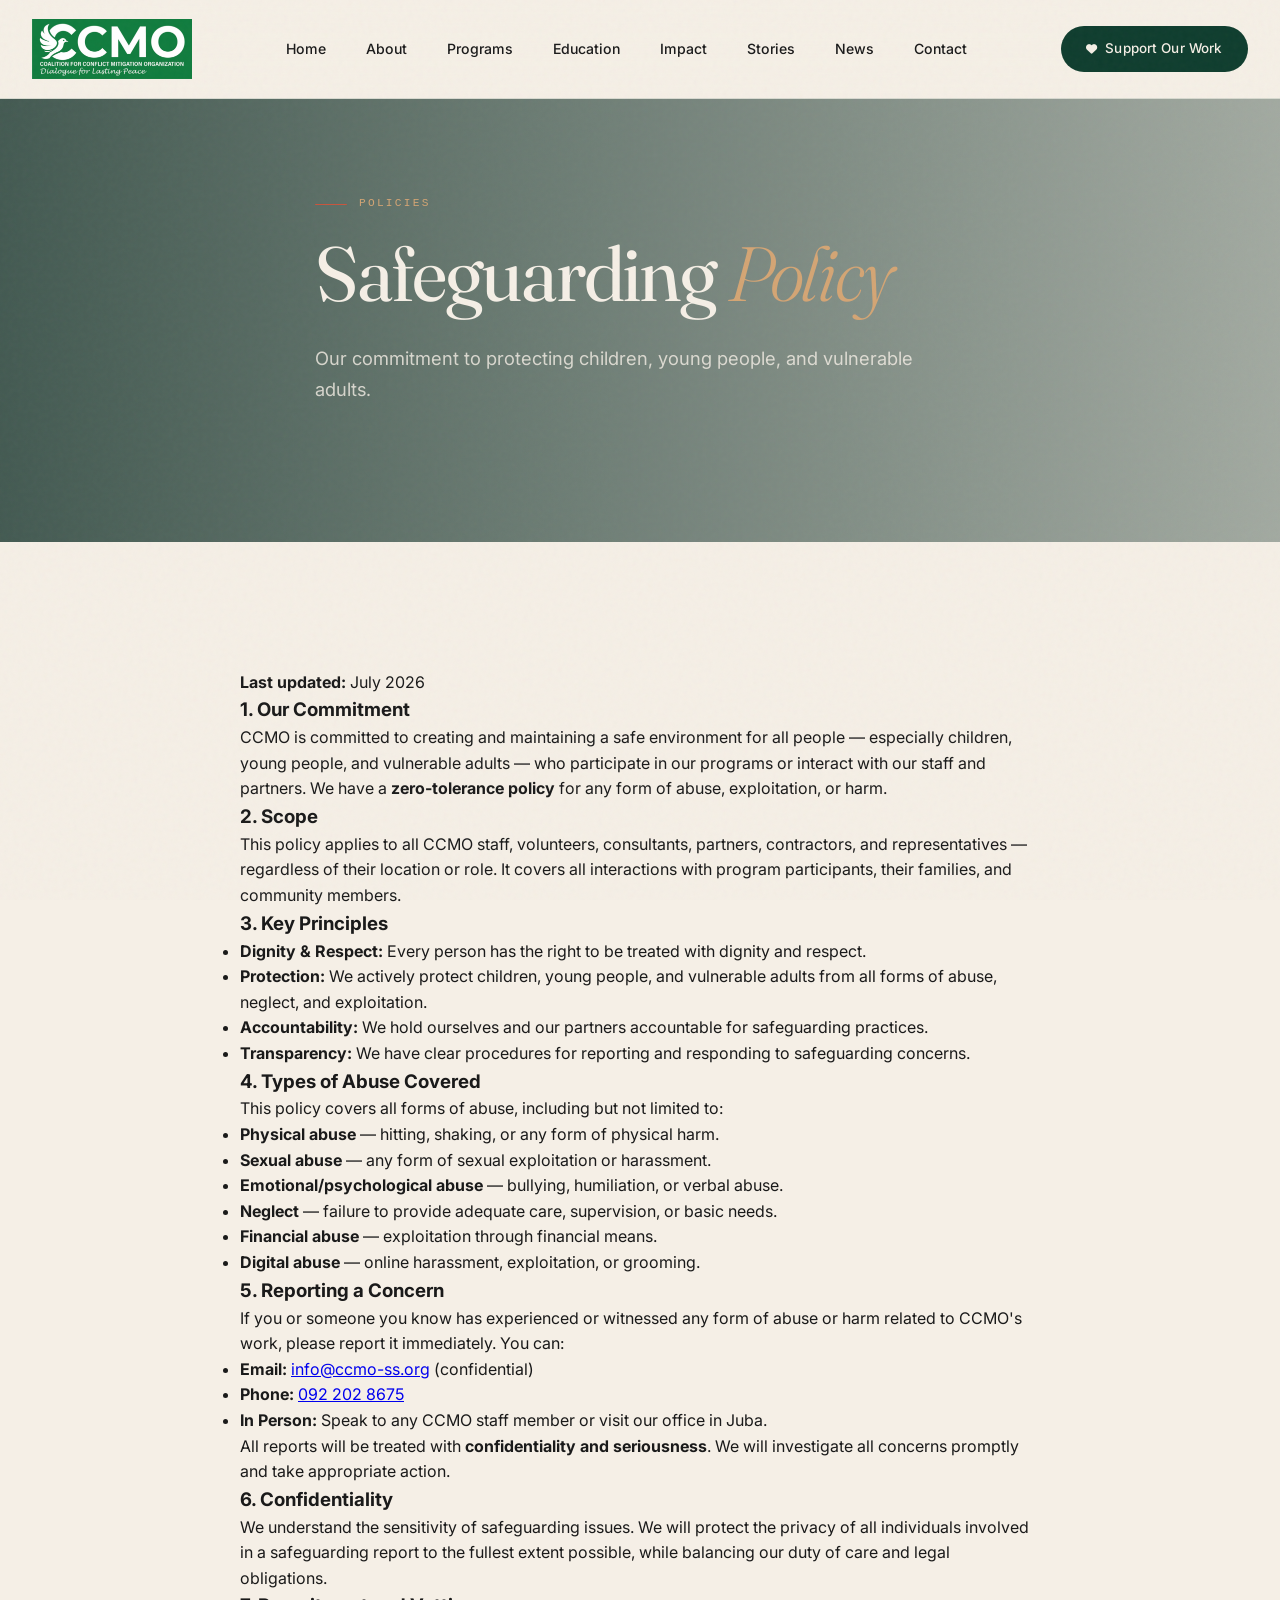
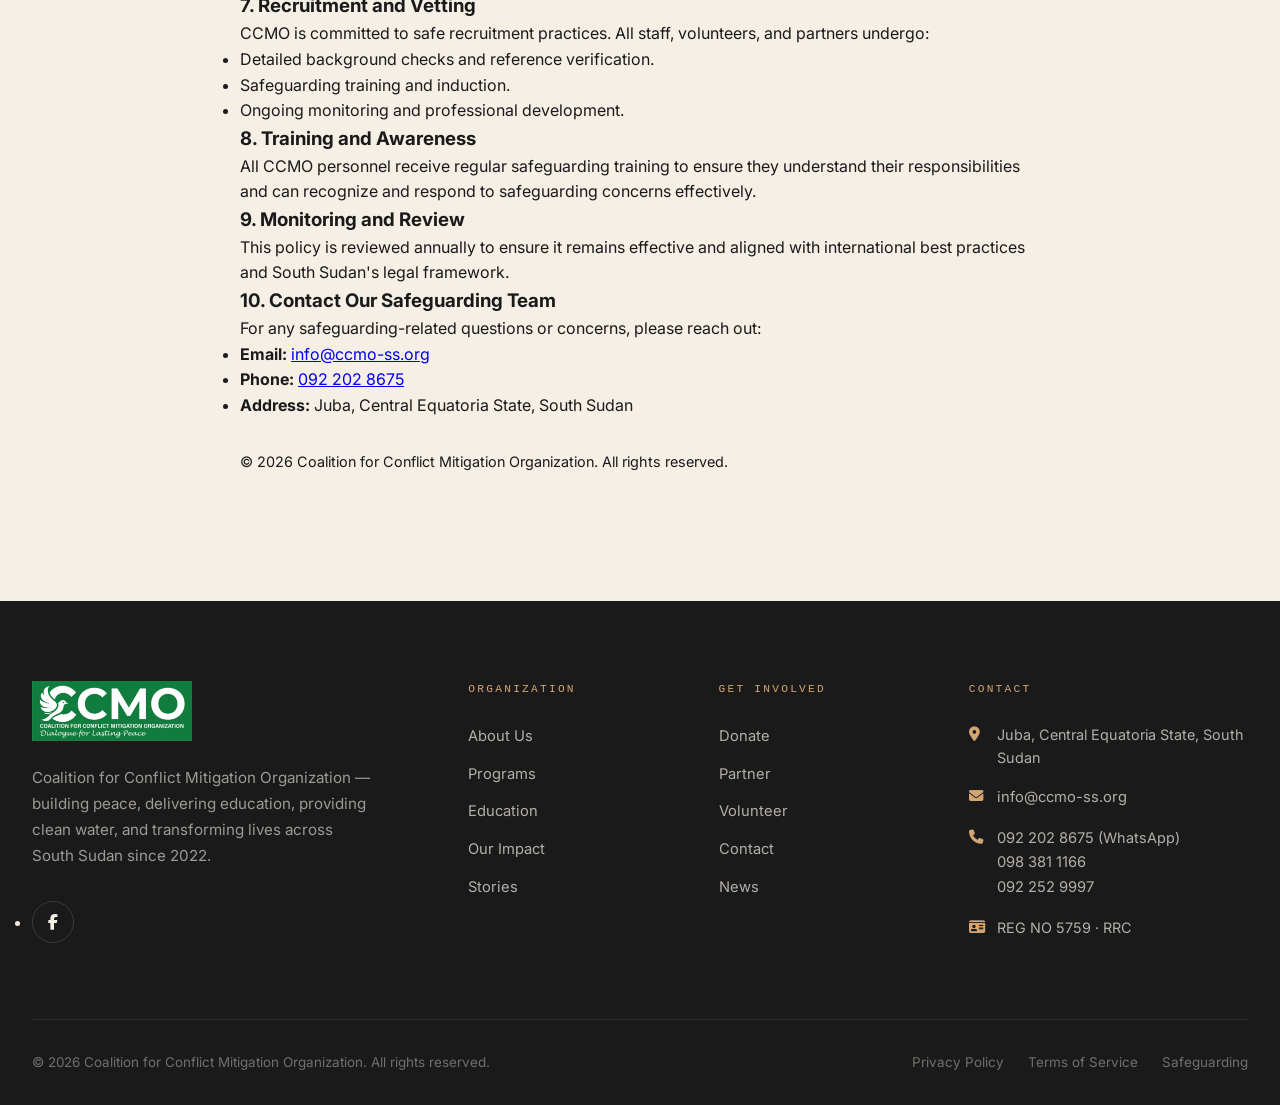
<file: safeguarding.html>
<!DOCTYPE html>
<html lang="en">
<head>
    <meta charset="UTF-8">
    <meta name="viewport" content="width=device-width, initial-scale=1.0">
    <meta name="description" content="Safeguarding Policy — CCMO">
    <title>Safeguarding — CCMO</title>
    <link rel="preconnect" href="https://fonts.googleapis.com">
    <link rel="preconnect" href="https://fonts.gstatic.com" crossorigin>
    <link href="https://fonts.googleapis.com/css2?family=Fraunces:ital,opsz,wght@0,9..144,300;0,9..144,400;0,9..144,500;0,9..144,600;0,9..144,700;0,9..144,800;0,9..144,900;1,9..144,400;1,9..144,500&family=Inter:wght@300;400;500;600;700&display=swap" rel="stylesheet">
    <link rel="stylesheet" href="https://cdnjs.cloudflare.com/ajax/libs/font-awesome/6.4.0/css/all.min.css">
    <link rel="stylesheet" href="style.css">
</head>
<body>

    <nav id="navbar">
        <div class="nav-inner">
            <a href="index.html" class="logo">
                <img src="assets/ccmologo.jpeg" alt="CCMO – Coalition for Conflict Mitigation Organization">
            </a>
            <ul class="nav-links" id="navLinks">
                <li><a href="index.html">Home</a></li>
                <li><a href="about.html">About</a></li>
                <li><a href="programs.html">Programs</a></li>
                <li><a href="education.html">Education</a></li>
                <li><a href="impact.html">Impact</a></li>
                <li><a href="stories.html">Stories</a></li>
                <li><a href="news.html">News</a></li>
                <li><a href="contact.html">Contact</a></li>
            </ul>
            <a href="support.html" class="nav-cta"><i class="fas fa-heart" aria-hidden="true"></i> Support Our Work</a>
            <button class="mobile-toggle" id="mobileToggle" aria-label="Menu"><i class="fas fa-bars" aria-hidden="true"></i></button>
        </div>
    </nav>

    <section class="page-hero" style="min-height:40vh;">
        <div class="page-hero-overlay"></div>
        <div class="page-hero-content container reveal">
            <div class="section-label" style="color:var(--gold);">Policies</div>
            <h1>Safeguarding <span class="italic">Policy</span></h1>
            <p class="page-hero-desc">Our commitment to protecting children, young people, and vulnerable adults.</p>
        </div>
    </section>

    <section class="section">
        <div class="container">
            <div class="policy-content reveal" style="max-width:800px;margin:0 auto;">
                <p><strong>Last updated:</strong> July 2026</p>

                <h3>1. Our Commitment</h3>
                <p>CCMO is committed to creating and maintaining a safe environment for all people — especially children, young people, and vulnerable adults — who participate in our programs or interact with our staff and partners. We have a <strong>zero-tolerance policy</strong> for any form of abuse, exploitation, or harm.</p>

                <h3>2. Scope</h3>
                <p>This policy applies to all CCMO staff, volunteers, consultants, partners, contractors, and representatives — regardless of their location or role. It covers all interactions with program participants, their families, and community members.</p>

                <h3>3. Key Principles</h3>
                <ul>
                    <li><strong>Dignity & Respect:</strong> Every person has the right to be treated with dignity and respect.</li>
                    <li><strong>Protection:</strong> We actively protect children, young people, and vulnerable adults from all forms of abuse, neglect, and exploitation.</li>
                    <li><strong>Accountability:</strong> We hold ourselves and our partners accountable for safeguarding practices.</li>
                    <li><strong>Transparency:</strong> We have clear procedures for reporting and responding to safeguarding concerns.</li>
                </ul>

                <h3>4. Types of Abuse Covered</h3>
                <p>This policy covers all forms of abuse, including but not limited to:</p>
                <ul>
                    <li><strong>Physical abuse</strong> — hitting, shaking, or any form of physical harm.</li>
                    <li><strong>Sexual abuse</strong> — any form of sexual exploitation or harassment.</li>
                    <li><strong>Emotional/psychological abuse</strong> — bullying, humiliation, or verbal abuse.</li>
                    <li><strong>Neglect</strong> — failure to provide adequate care, supervision, or basic needs.</li>
                    <li><strong>Financial abuse</strong> — exploitation through financial means.</li>
                    <li><strong>Digital abuse</strong> — online harassment, exploitation, or grooming.</li>
                </ul>

                <h3>5. Reporting a Concern</h3>
                <p>If you or someone you know has experienced or witnessed any form of abuse or harm related to CCMO's work, please report it immediately. You can:</p>
                <ul>
                    <li><strong>Email:</strong> <a href="mailto:info@ccmo-ss.org">info@ccmo-ss.org</a> (confidential)</li>
                    <li><strong>Phone:</strong> <a href="tel:+211922028675">092 202 8675</a></li>
                    <li><strong>In Person:</strong> Speak to any CCMO staff member or visit our office in Juba.</li>
                </ul>
                <p>All reports will be treated with <strong>confidentiality and seriousness</strong>. We will investigate all concerns promptly and take appropriate action.</p>

                <h3>6. Confidentiality</h3>
                <p>We understand the sensitivity of safeguarding issues. We will protect the privacy of all individuals involved in a safeguarding report to the fullest extent possible, while balancing our duty of care and legal obligations.</p>

                <h3>7. Recruitment and Vetting</h3>
                <p>CCMO is committed to safe recruitment practices. All staff, volunteers, and partners undergo:</p>
                <ul>
                    <li>Detailed background checks and reference verification.</li>
                    <li>Safeguarding training and induction.</li>
                    <li>Ongoing monitoring and professional development.</li>
                </ul>

                <h3>8. Training and Awareness</h3>
                <p>All CCMO personnel receive regular safeguarding training to ensure they understand their responsibilities and can recognize and respond to safeguarding concerns effectively.</p>

                <h3>9. Monitoring and Review</h3>
                <p>This policy is reviewed annually to ensure it remains effective and aligned with international best practices and South Sudan's legal framework.</p>

                <h3>10. Contact Our Safeguarding Team</h3>
                <p>For any safeguarding-related questions or concerns, please reach out:</p>
                <ul>
                    <li><strong>Email:</strong> <a href="mailto:info@ccmo-ss.org">info@ccmo-ss.org</a></li>
                    <li><strong>Phone:</strong> <a href="tel:+211922028675">092 202 8675</a></li>
                    <li><strong>Address:</strong> Juba, Central Equatoria State, South Sudan</li>
                </ul>

                <p style="margin-top:2rem;font-size:0.9rem;color:var(--text-muted);">© 2026 Coalition for Conflict Mitigation Organization. All rights reserved.</p>
            </div>
        </div>
    </section>

    <footer role="contentinfo">
        <div class="container">
            <div class="footer-top">
                <div class="footer-brand">
                    <a href="index.html" class="logo" aria-label="CCMO – Coalition for Conflict Mitigation Organization">
                        <img src="assets/ccmologo.jpeg" alt="CCMO – Coalition for Conflict Mitigation Organization">
                    </a>
                    <p>Coalition for Conflict Mitigation Organization — building peace, delivering education, providing clean water, and transforming lives across South Sudan since 2022.</p>
                    <ul class="footer-social" aria-label="Social media links">
                        <li><a href="https://www.facebook.com/profile.php?id=61579748477736" target="_blank" rel="noopener noreferrer" aria-label="Facebook"><i class="fab fa-facebook-f" aria-hidden="true"></i></a></li>
                    </ul>
                </div>
                <div class="footer-col"><h4>Organization</h4><ul><li><a href="about.html">About Us</a></li><li><a href="programs.html">Programs</a></li><li><a href="education.html">Education</a></li><li><a href="impact.html">Our Impact</a></li><li><a href="stories.html">Stories</a></li></ul></div>
                <div class="footer-col"><h4>Get Involved</h4><ul><li><a href="support.html">Donate</a></li><li><a href="support.html">Partner</a></li><li><a href="support.html">Volunteer</a></li><li><a href="contact.html">Contact</a></li><li><a href="news.html">News</a></li></ul></div>
                <div class="footer-col"><h4>Contact</h4>
                    <div class="footer-contact-item"><i class="fas fa-location-dot" aria-hidden="true"></i><span>Juba, Central Equatoria State, South Sudan</span></div>
                    <div class="footer-contact-item"><i class="fas fa-envelope" aria-hidden="true"></i><span><a href="mailto:info@ccmo-ss.org">info@ccmo-ss.org</a></span></div>
                    <div class="footer-contact-item"><i class="fas fa-phone" aria-hidden="true"></i><span><a href="https://wa.me/211922028675" target="_blank" rel="noopener noreferrer">092 202 8675</a> (WhatsApp)<br><a href="tel:+211983811166">098 381 1166</a><br><a href="tel:+211922529997">092 252 9997</a></span></div>
                    <div class="footer-contact-item"><i class="fas fa-id-card" aria-hidden="true"></i><span>REG NO 5759 · RRC</span></div>
                </div>
            </div>
            <div class="footer-bottom">
                <div>&copy; 2026 Coalition for Conflict Mitigation Organization. All rights reserved.</div>
                <div><a href="privacy.html">Privacy Policy</a><a href="terms.html">Terms of Service</a><a href="safeguarding.html">Safeguarding</a></div>
            </div>
        </div>
    </footer>

    <script src="script.js"></script>
</body>
</html>
</file>
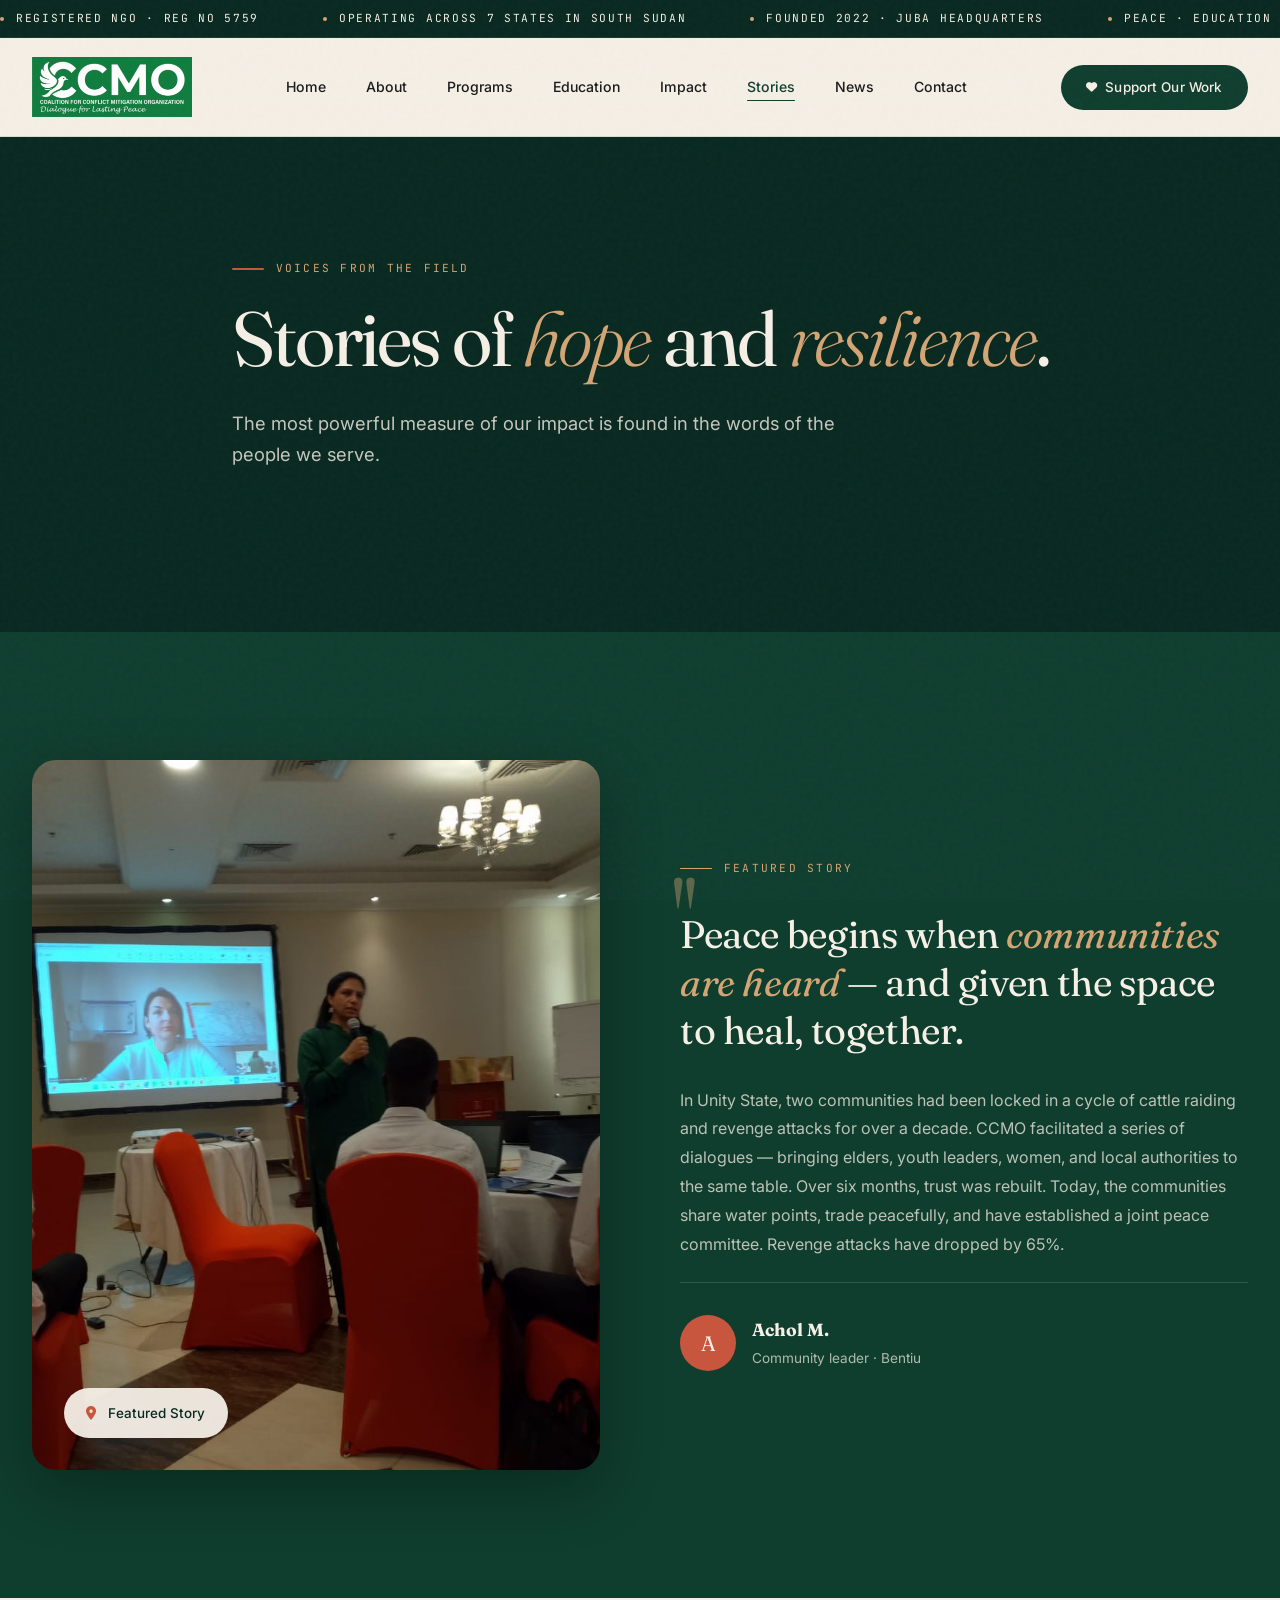
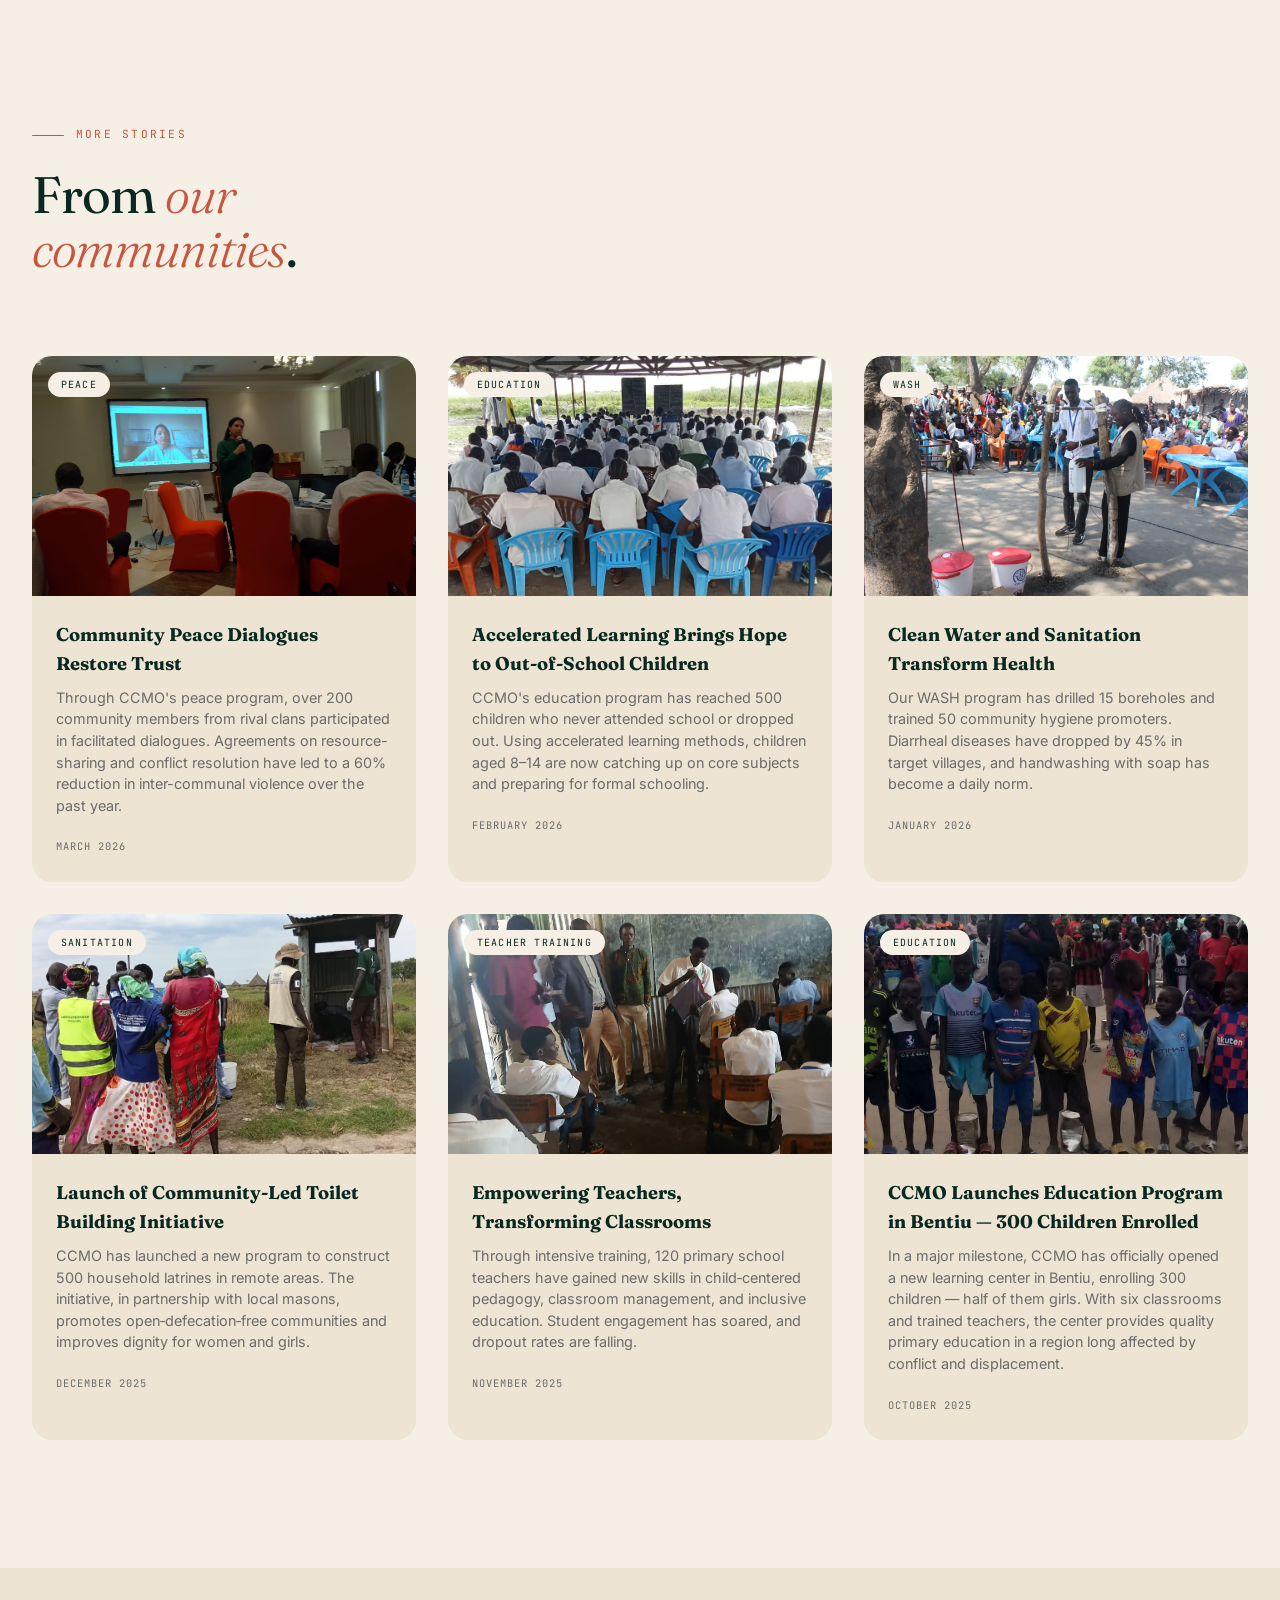
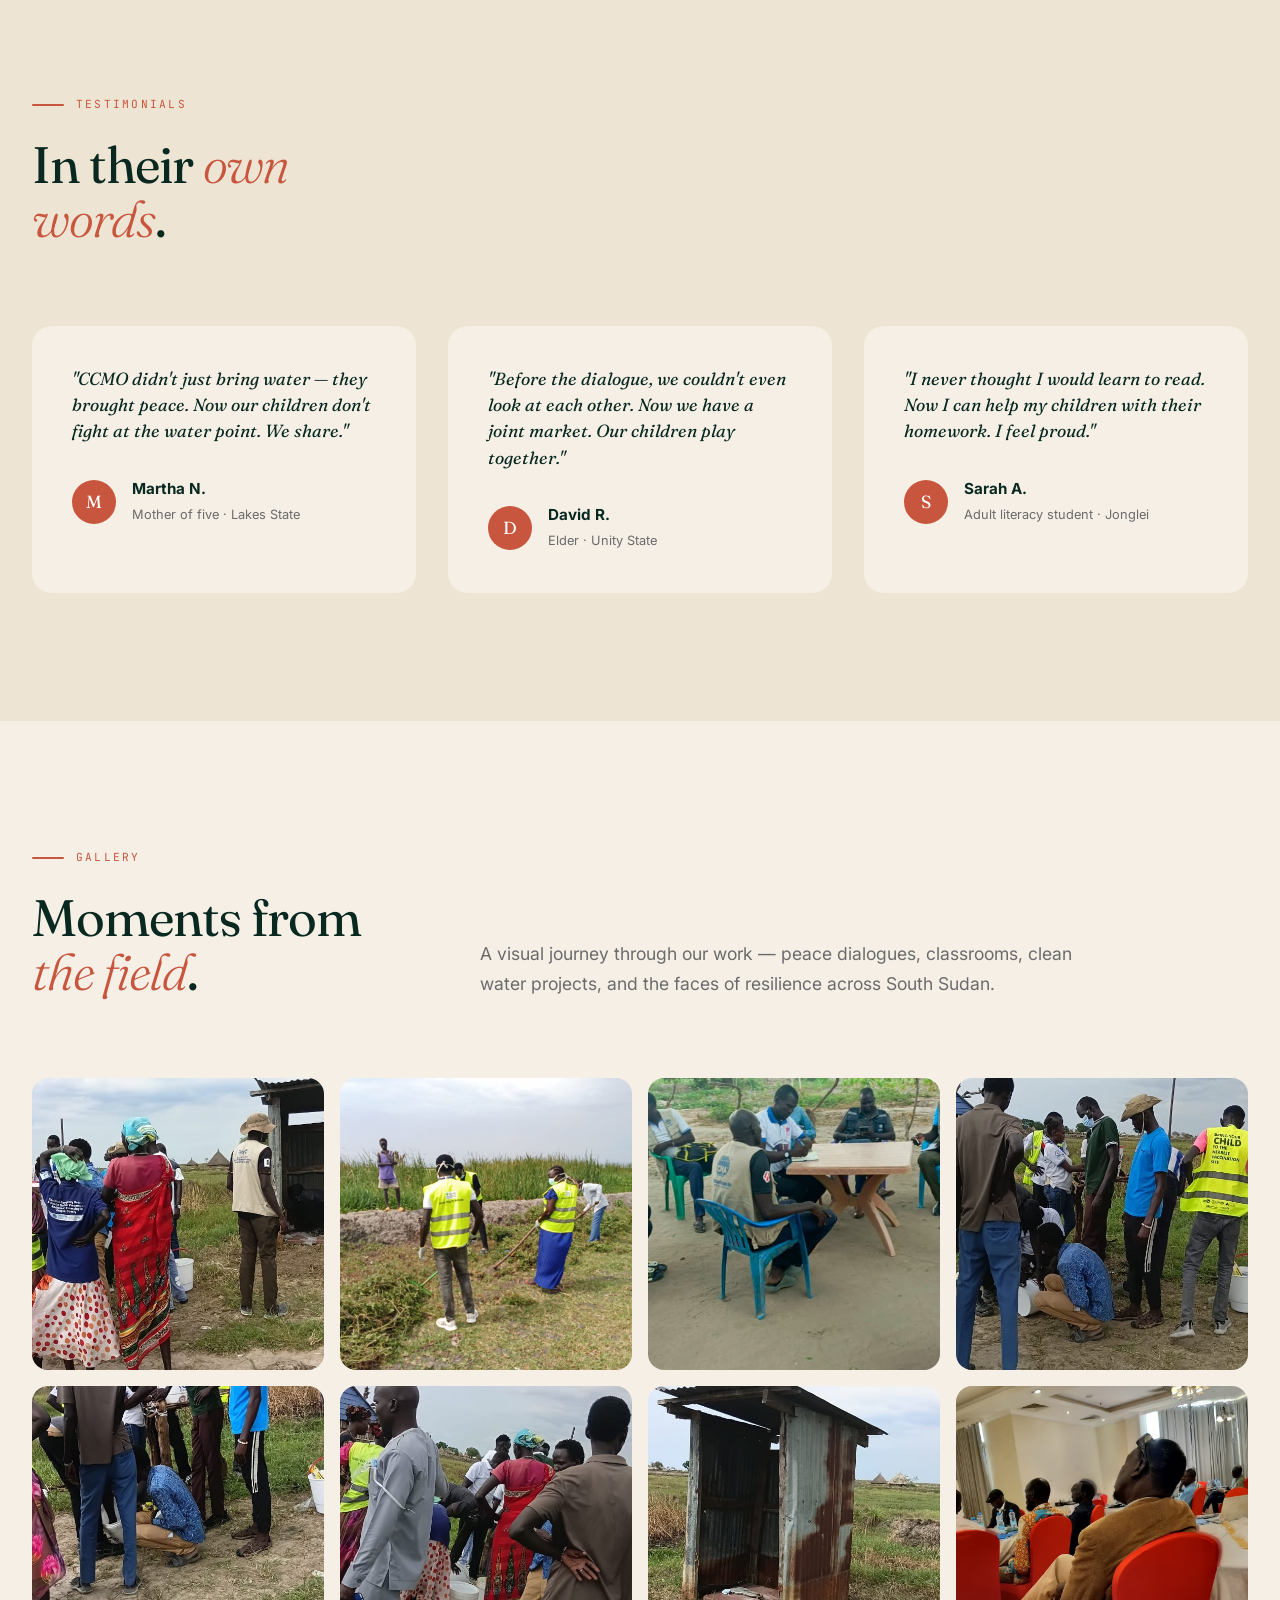
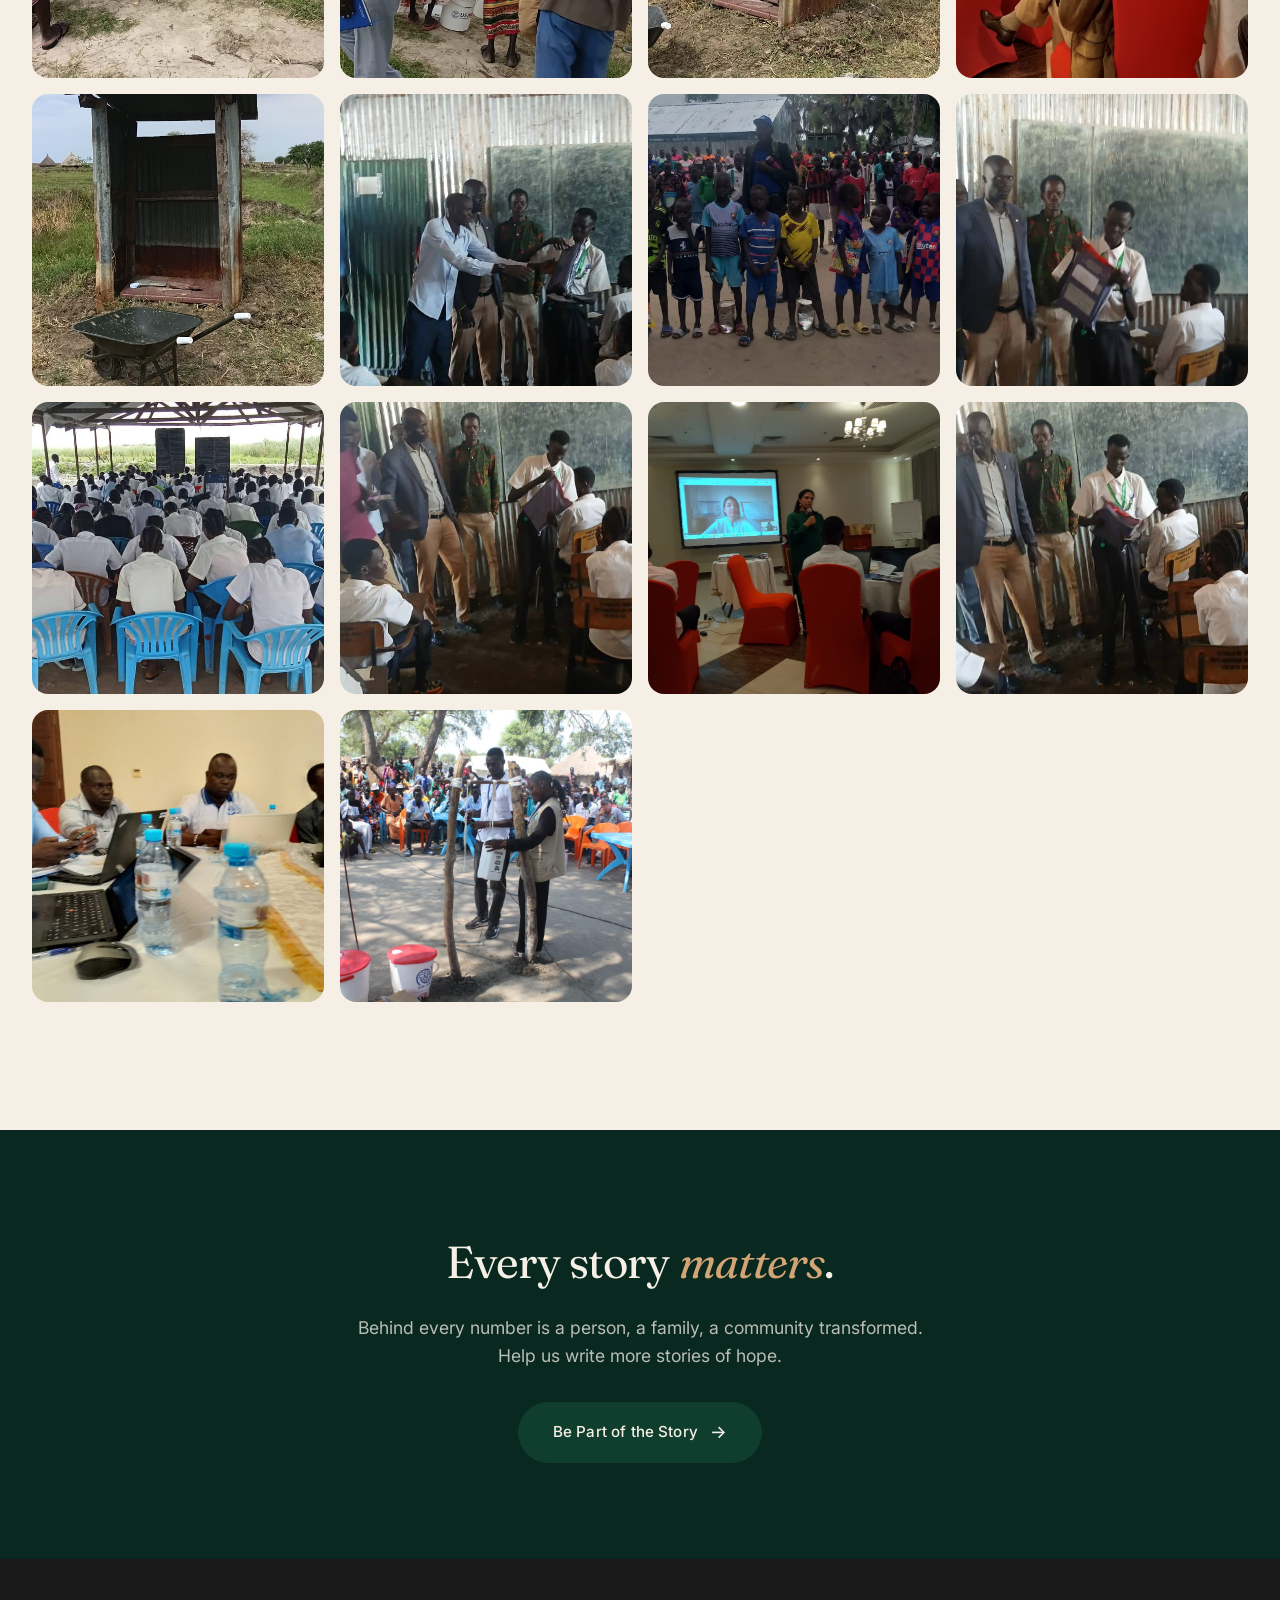
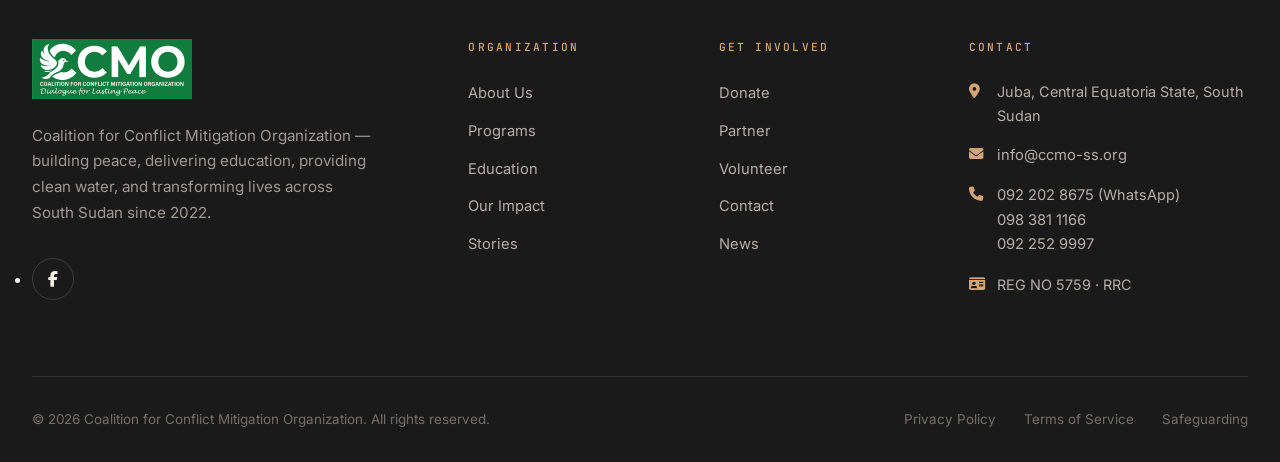
<file: stories.html>
<!DOCTYPE html>
<html lang="en">
<head>
    <meta charset="UTF-8">
    <meta name="viewport" content="width=device-width, initial-scale=1.0">
    <meta name="description" content="CCMO Stories — Community testimonials, success stories, and voices from the field across South Sudan.">
    <title>Stories — CCMO | Voices from the Field · Community Testimonials</title>
    <link rel="preconnect" href="https://fonts.googleapis.com">
    <link rel="preconnect" href="https://fonts.gstatic.com" crossorigin>
    <link href="https://fonts.googleapis.com/css2?family=Fraunces:ital,opsz,wght@0,9..144,300;0,9..144,400;0,9..144,500;0,9..144,600;0,9..144,700;0,9..144,800;0,9..144,900;1,9..144,400;1,9..144,500&family=Inter:wght@300;400;500;600;700&family=JetBrains+Mono:wght@400;500&display=swap" rel="stylesheet">
    <link rel="stylesheet" href="https://cdnjs.cloudflare.com/ajax/libs/font-awesome/6.4.0/css/all.min.css">
    <link rel="stylesheet" href="style.css">
</head>
<body>
    <div class="announce">
        <div class="announce-track">
            <div class="announce-item"><span class="dot"></span>Registered NGO · REG NO 5759</div>
            <div class="announce-item"><span class="dot"></span>Operating across 7 states in South Sudan</div>
            <div class="announce-item"><span class="dot"></span>Founded 2022 · Juba Headquarters</div>
            <div class="announce-item"><span class="dot"></span>Peace · Education · WASH · Protection</div>
            <div class="announce-item"><span class="dot"></span>Registered NGO · REG NO 5759</div>
            <div class="announce-item"><span class="dot"></span>Operating across 7 states in South Sudan</div>
            <div class="announce-item"><span class="dot"></span>Founded 2022 · Juba Headquarters</div>
            <div class="announce-item"><span class="dot"></span>Peace · Education · WASH · Protection</div>
        </div>
    </div>
    <nav id="navbar">
        <div class="nav-inner">
            <a href="index.html" class="logo">
    <img src="assets/ccmologo.jpeg" alt="CCMO – Coalition for Conflict Mitigation Organization">
</a>
            <ul class="nav-links" id="navLinks">
                <li><a href="index.html">Home</a></li>
                <li><a href="about.html">About</a></li>
                <li><a href="programs.html">Programs</a></li>
                <li><a href="education.html">Education</a></li>
                <li><a href="impact.html">Impact</a></li>
                <li><a href="stories.html" class="active">Stories</a></li>
                <li><a href="news.html">News</a></li>
                <li><a href="contact.html">Contact</a></li>
            </ul>
            <a href="support.html" class="nav-cta"><i class="fas fa-heart"></i> Support Our Work</a>
            <button class="mobile-toggle" id="mobileToggle" aria-label="Menu"><i class="fas fa-bars"></i></button>
        </div>
    </nav>

    <!-- PAGE HERO -->
    <section class="page-hero page-hero-stories">
        <div class="page-hero-overlay"></div>
        <div class="page-hero-content container reveal">
            <div class="section-label" style="color:var(--gold);">Voices from the Field</div>
            <h1>Stories of <span class="italic">hope</span> and <span class="italic">resilience</span>.</h1>
            <p class="page-hero-desc">The most powerful measure of our impact is found in the words of the people we serve.</p>
        </div>
    </section>

    <!-- FEATURED STORY -->
    <section class="story" style="background:var(--forest);">
        <div class="container">
            <div class="story-grid">
                <div class="story-image reveal"><img src="assets/ccmd17.jpeg" alt="Community dialogue" loading="lazy"><div class="story-location"><i class="fas fa-location-dot"></i>Featured Story</div></div>
                <div class="story-content reveal reveal-delay-2">
                    <div class="section-label" style="color:var(--gold);">Featured Story</div>
                    <h2 class="story-quote">Peace begins when <span class="italic">communities are heard</span> — and given the space to heal, together.</h2>
                    <p style="color:rgba(245,239,230,0.75);line-height:1.8;margin-bottom:1.5rem;">In Unity State, two communities had been locked in a cycle of cattle raiding and revenge attacks for over a decade. CCMO facilitated a series of dialogues — bringing elders, youth leaders, women, and local authorities to the same table. Over six months, trust was rebuilt. Today, the communities share water points, trade peacefully, and have established a joint peace committee. Revenge attacks have dropped by 65%.</p>
                    <div class="story-attribution"><div class="story-avatar">A</div><div><strong>Achol M.</strong><span>Community leader · Bentiu</span></div></div>
                </div>
            </div>
        </div>
    </section>
<!-- STORY CARDS -->
<section class="section">
    <div class="container">
        <div class="section-head reveal">
            <div>
                <div class="section-label">More Stories</div>
                <h2 class="section-title">From <span class="italic">our communities</span>.</h2>
            </div>
        </div>
        <div class="story-cards-grid reveal">

            <!-- 1. Peace Program Implementation -->
            <div class="story-card">
                <div class="story-card-img">
                    <img src="assets/ccmd17.jpeg" alt="Community peace dialogue in Jonglei" loading="lazy">
                    <span class="story-cat">Peace</span>
                </div>
                <div class="story-card-body">
                    <!-- Location removed -->
                    <h4>Community Peace Dialogues Restore Trust</h4>
                    <p>Through CCMO's peace program, over 200 community members from rival clans participated in facilitated dialogues. Agreements on resource-sharing and conflict resolution have led to a 60% reduction in inter-communal violence over the past year.</p>
                    <span class="story-date">March 2026</span>
                </div>
            </div>

            <!-- 2. Education Programs -->
            <div class="story-card">
                <div class="story-card-img">
                    <img src="assets/ccmd15.jpeg" alt="Children in accelerated learning class" loading="lazy">
                    <span class="story-cat">Education</span>
                </div>
                <div class="story-card-body">
                    <!-- Location removed -->
                    <h4>Accelerated Learning Brings Hope to Out‑of‑School Children</h4>
                    <p>CCMO's education program has reached 500 children who never attended school or dropped out. Using accelerated learning methods, children aged 8–14 are now catching up on core subjects and preparing for formal schooling.</p>
                    <span class="story-date">February 2026</span>
                </div>
            </div>

            <!-- 3. WASH Programs -->
            <div class="story-card">
                <div class="story-card-img">
                    <img src="assets/ccmd20.jpeg" alt="Community members at a newly drilled borehole" loading="lazy">
                    <span class="story-cat">WASH</span>
                </div>
                <div class="story-card-body">
                    <!-- Location removed -->
                    <h4>Clean Water and Sanitation Transform Health</h4>
                    <p>Our WASH program has drilled 15 boreholes and trained 50 community hygiene promoters. Diarrheal diseases have dropped by 45% in target villages, and handwashing with soap has become a daily norm.</p>
                    <span class="story-date">January 2026</span>
                </div>
            </div>

            <!-- 4. Toilet Building Program Launch -->
            <div class="story-card">
                <div class="story-card-img">
                    <img src="assets/ccmd1.jpeg" alt="Construction of household latrines" loading="lazy">
                    <span class="story-cat">Sanitation</span>
                </div>
                <div class="story-card-body">
                    <!-- Location removed -->
                    <h4>Launch of Community‑Led Toilet Building Initiative</h4>
                    <p>CCMO has launched a new program to construct 500 household latrines in remote areas. The initiative, in partnership with local masons, promotes open‑defecation‑free communities and improves dignity for women and girls.</p>
                    <span class="story-date">December 2025</span>
                </div>
            </div>

            <!-- 5. Teacher Programs -->
            <div class="story-card">
                <div class="story-card-img">
                    <img src="assets/ccmd16.jpeg" alt="Teacher training workshop" loading="lazy">
                    <span class="story-cat">Teacher Training</span>
                </div>
                <div class="story-card-body">
                    <!-- Location removed -->
                    <h4>Empowering Teachers, Transforming Classrooms</h4>
                    <p>Through intensive training, 120 primary school teachers have gained new skills in child‑centered pedagogy, classroom management, and inclusive education. Student engagement has soared, and dropout rates are falling.</p>
                    <span class="story-date">November 2025</span>
                </div>
            </div>

            <!-- 6. CCMO Launches Education Program in Bentiu – 300 Children Enrolled -->
            <div class="story-card">
                <div class="story-card-img">
                    <img src="assets/ccmd13.jpeg" alt="Opening ceremony of Bentiu learning center" loading="lazy">
                    <span class="story-cat">Education</span>
                </div>
                <div class="story-card-body">
                    <!-- Location removed -->
                    <h4>CCMO Launches Education Program in Bentiu — 300 Children Enrolled</h4>
                    <p>In a major milestone, CCMO has officially opened a new learning center in Bentiu, enrolling 300 children — half of them girls. With six classrooms and trained teachers, the center provides quality primary education in a region long affected by conflict and displacement.</p>
                    <span class="story-date">October 2025</span>
                </div>
            </div>

        </div>
    </div>
</section>

    <!-- TESTIMONIALS -->
    <section class="section" style="background:var(--cream-warm);">
        <div class="container">
            <div class="section-head reveal"><div><div class="section-label">Testimonials</div><h2 class="section-title">In their <span class="italic">own words</span>.</h2></div></div>
            <div class="testimonials-grid reveal">
                <div class="testimonial-card"><div class="testimonial-quote">"CCMO didn't just bring water — they brought peace. Now our children don't fight at the water point. We share."</div><div class="testimonial-author"><div class="testimonial-avatar">M</div><div><strong>Martha N.</strong><span>Mother of five · Lakes State</span></div></div></div>
                <div class="testimonial-card"><div class="testimonial-quote">"Before the dialogue, we couldn't even look at each other. Now we have a joint market. Our children play together."</div><div class="testimonial-author"><div class="testimonial-avatar">D</div><div><strong>David R.</strong><span>Elder · Unity State</span></div></div></div>
                <div class="testimonial-card"><div class="testimonial-quote">"I never thought I would learn to read. Now I can help my children with their homework. I feel proud."</div><div class="testimonial-author"><div class="testimonial-avatar">S</div><div><strong>Sarah A.</strong><span>Adult literacy student · Jonglei</span></div></div></div>
            </div>
        </div>
    </section>

    <!-- GALLERY (NEW SECTION) -->
    <section class="section">
        <div class="container">
            <div class="section-head reveal">
                <div>
                    <div class="section-label">Gallery</div>
                    <h2 class="section-title">Moments from <span class="italic">the field</span>.</h2>
                </div>
                <p class="section-desc">A visual journey through our work — peace dialogues, classrooms, clean water projects, and the faces of resilience across South Sudan.</p>
            </div>
            <div class="gallery-grid reveal">
                <div class="gallery-item"><img src="assets/ccmd1.jpeg" alt="Community peace dialogue" loading="lazy"></div>
                <div class="gallery-item"><img src="assets/ccmd2.jpeg" alt="Children in classroom" loading="lazy"></div>
                <div class="gallery-item"><img src="assets/ccmd3.jpeg" alt="Women collecting water from new borehole" loading="lazy"></div>
                <div class="gallery-item"><img src="assets/ccmd4.jpeg" alt="Teacher training workshop" loading="lazy"></div>
                <div class="gallery-item"><img src="assets/ccmd5.jpeg" alt="Youth leadership graduation" loading="lazy"></div>
                <div class="gallery-item"><img src="assets/ccmd7.jpeg" alt="GBV safe space session" loading="lazy"></div>
                <div class="gallery-item"><img src="assets/ccmd9.jpeg" alt="Drilling a borehole" loading="lazy"></div>
                <div class="gallery-item"><img src="assets/ccmd10.jpeg" alt="School feeding program" loading="lazy"></div>
                <div class="gallery-item"><img src="assets/ccmd11.jpeg" alt="Peace march" loading="lazy"></div>
                <div class="gallery-item"><img src="assets/ccmd12.jpeg" alt="Smiling children with books" loading="lazy"></div>
                <div class="gallery-item"><img src="assets/ccmd13.jpeg" alt="Smiling children with books" loading="lazy"></div>
                <div class="gallery-item"><img src="assets/ccmd14.jpeg" alt="Smiling children with books" loading="lazy"></div>
                <div class="gallery-item"><img src="assets/ccmd15.jpeg" alt="Smiling children with books" loading="lazy"></div>
                <div class="gallery-item"><img src="assets/ccmd16.jpeg" alt="Smiling children with books" loading="lazy"></div>
                <div class="gallery-item"><img src="assets/ccmd17.jpeg" alt="Smiling children with books" loading="lazy"></div>
                <div class="gallery-item"><img src="assets/ccmd18.jpeg" alt="Smiling children with books" loading="lazy"></div>
                <div class="gallery-item"><img src="assets/ccmd19.jpeg" alt="Smiling children with books" loading="lazy"></div>
                <div class="gallery-item"><img src="assets/ccmd22.jpeg" alt="Smiling children with books" loading="lazy"></div>
            </div>
        </div>
    </section>

    <!-- CTA -->
    <section class="cta-section">
        <div class="container"><div class="cta-inner reveal"><h2>Every story <span class="italic">matters</span>.</h2><p>Behind every number is a person, a family, a community transformed. Help us write more stories of hope.</p><div class="cta-buttons"><a href="support.html" class="btn btn-primary">Be Part of the Story<span class="arrow">→</span></a></div></div></div>
    </section>

    <!-- FOOTER -->
<footer role="contentinfo">
    <div class="container">
        <div class="footer-top">
            <!-- Brand / About -->
            <div class="footer-brand">
                <a href="index.html" class="logo" aria-label="CCMO – Coalition for Conflict Mitigation Organization">
                    <img src="assets/ccmologo.jpeg" alt="CCMO – Coalition for Conflict Mitigation Organization">
                </a>
                <p>Coalition for Conflict Mitigation Organization — building peace, delivering education, providing clean water, and transforming lives across South Sudan since 2022.</p>

                <!-- Social Links (only Facebook) -->
                <ul class="footer-social" aria-label="Social media links">
                    <li>
                        <a href="https://www.facebook.com/profile.php?id=61579748477736" target="_blank" rel="noopener noreferrer" aria-label="Facebook">
                            <i class="fab fa-facebook-f" aria-hidden="true"></i>
                        </a>
                    </li>
                </ul>
            </div>

            <!-- Organization Links -->
            <div class="footer-col">
                <h4>Organization</h4>
                <ul>
                    <li><a href="about.html">About Us</a></li>
                    <li><a href="programs.html">Programs</a></li>
                    <li><a href="education.html">Education</a></li>
                    <li><a href="impact.html">Our Impact</a></li>
                    <li><a href="stories.html">Stories</a></li>
                </ul>
            </div>

            <!-- Get Involved -->
            <div class="footer-col">
                <h4>Get Involved</h4>
                <ul>
                    <li><a href="support.html">Donate</a></li>
                    <li><a href="support.html">Partner</a></li>
                    <li><a href="support.html">Volunteer</a></li>
                    <li><a href="contact.html">Contact</a></li>
                    <li><a href="news.html">News</a></li>
                </ul>
            </div>

            <!-- Contact -->
            <div class="footer-col">
                <h4>Contact</h4>
                <div class="footer-contact-item">
                    <i class="fas fa-location-dot" aria-hidden="true"></i>
                    <span>Juba, Central Equatoria State, South Sudan</span>
                </div>
                <div class="footer-contact-item">
                    <i class="fas fa-envelope" aria-hidden="true"></i>
                    <span><a href="mailto:info@ccmo-ss.org">info@ccmo-ss.org</a></span>
                </div>
                <div class="footer-contact-item">
                    <i class="fas fa-phone" aria-hidden="true"></i>
                    <span>
                        <a href="https://wa.me/211922028675" target="_blank" rel="noopener noreferrer">092 202 8675</a> (WhatsApp)<br>
                        <a href="tel:+211983811166">098 381 1166</a><br>
                        <a href="tel:+211922529997">092 252 9997</a>
                    </span>
                </div>
                <div class="footer-contact-item">
                    <i class="fas fa-id-card" aria-hidden="true"></i>
                    <span>REG NO 5759 · RRC</span>
                </div>
            </div>
        </div>

        <!-- Bottom Bar -->
        <div class="footer-bottom">
            <div>&copy; 2026 Coalition for Conflict Mitigation Organization. All rights reserved.</div>
            <div>
                <a href="privacy.html">Privacy Policy</a>
                <a href="terms.html">Terms of Service</a>
                <a href="safeguarding.html">Safeguarding</a>
            </div>
        </div>
    </div>
</footer>

<script src="script.js"></script>
</body>
</html>
</file>
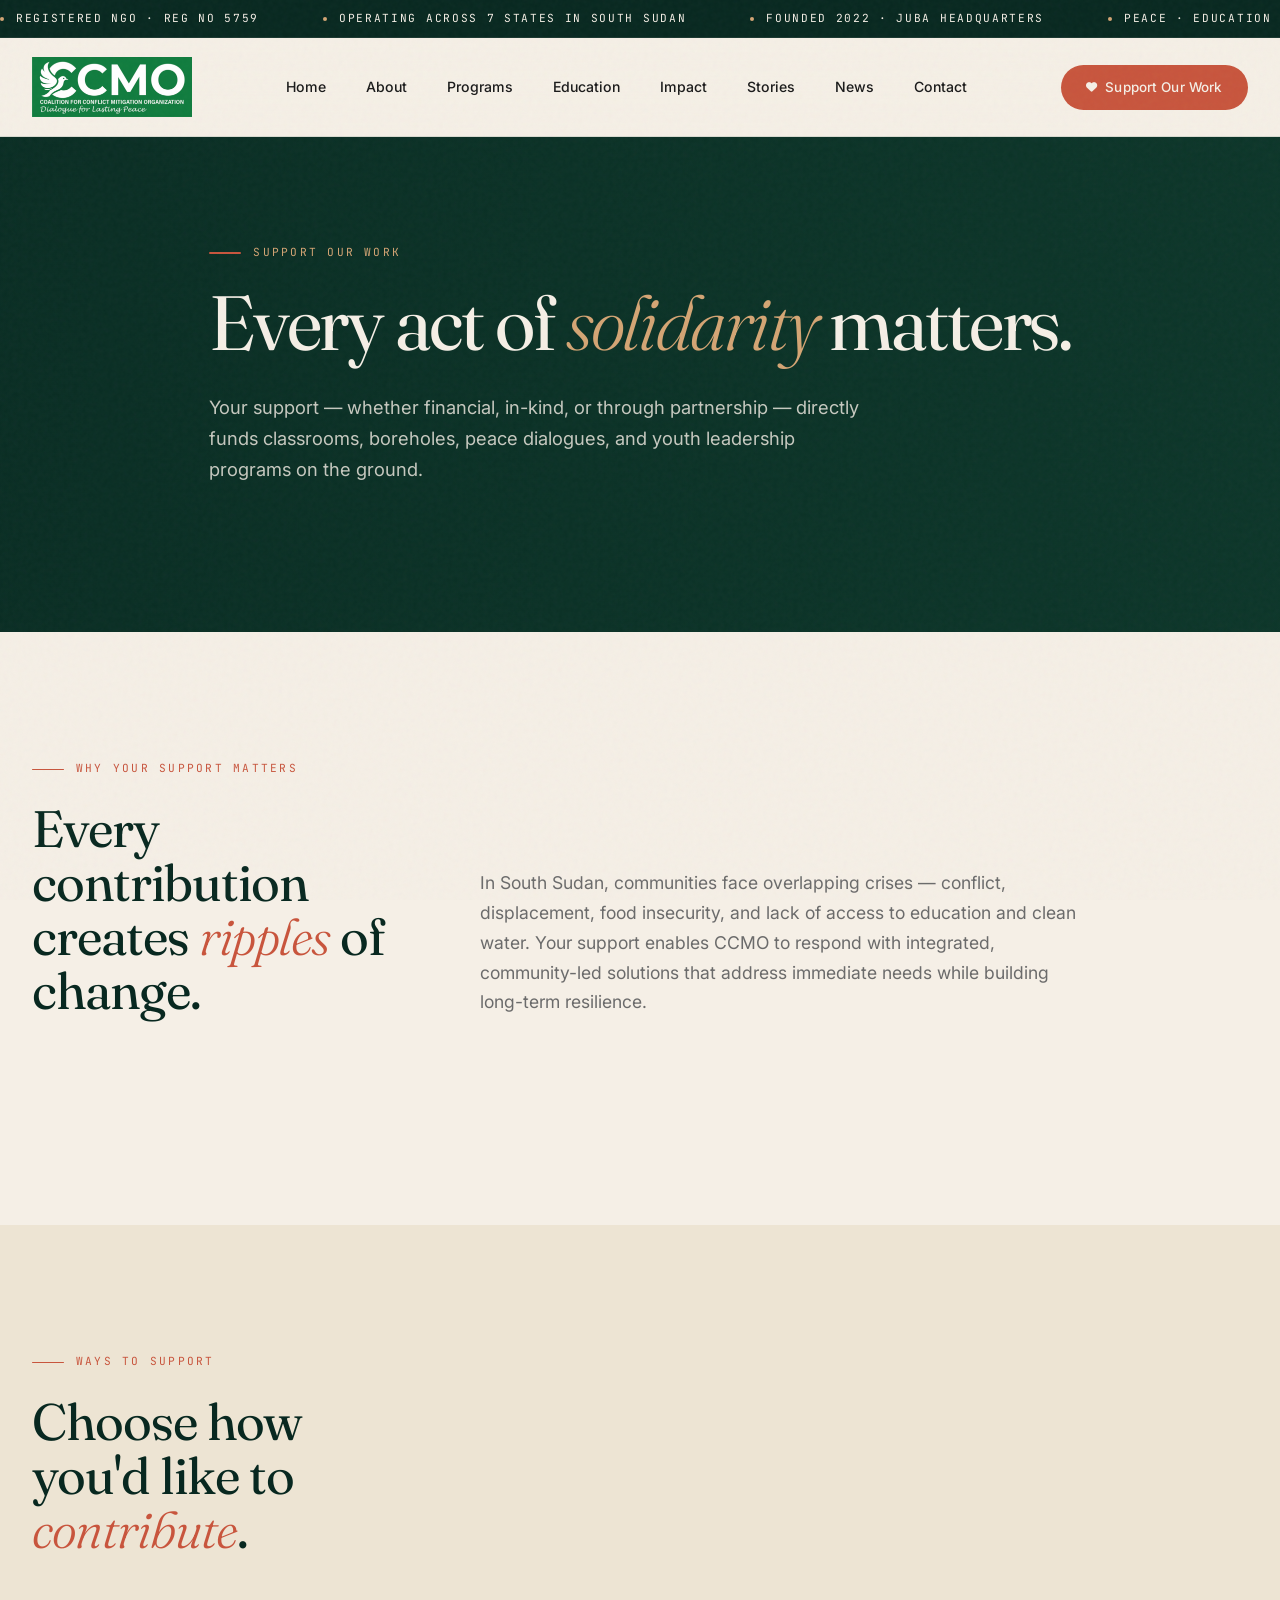
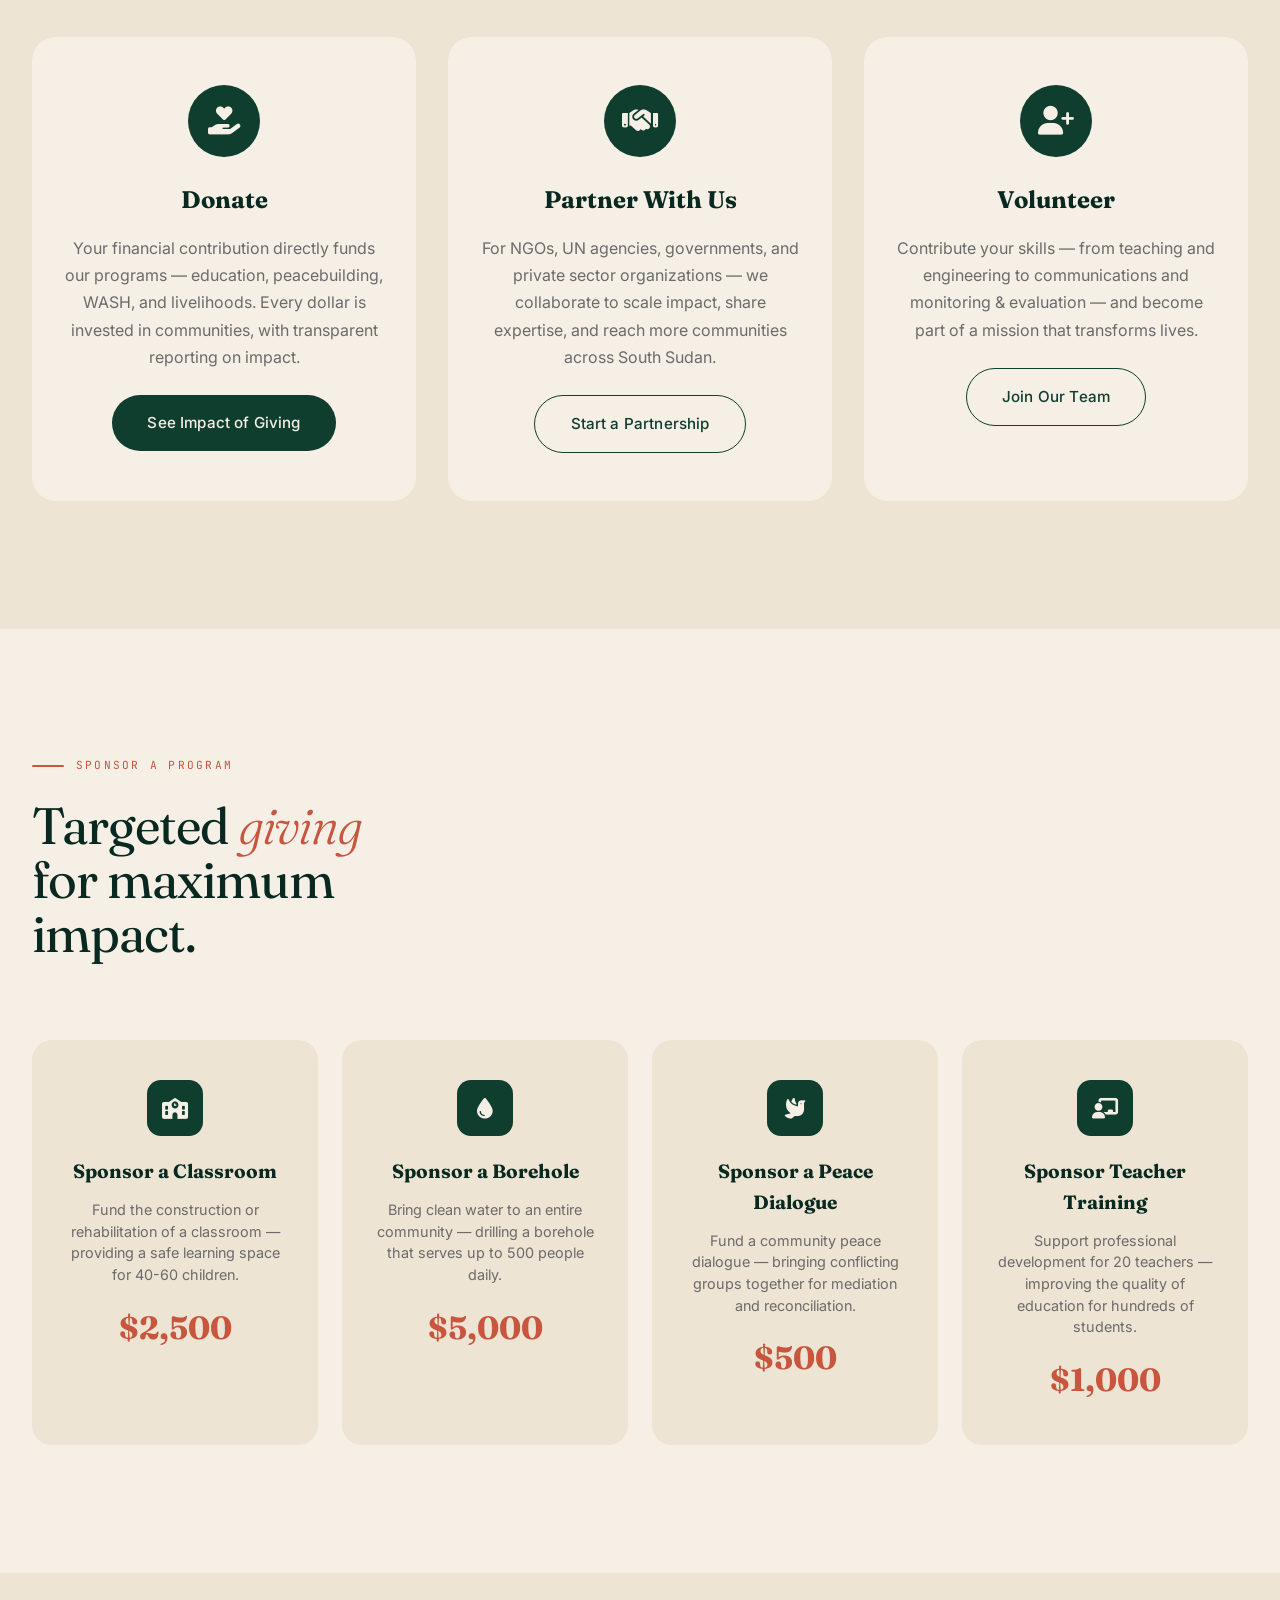
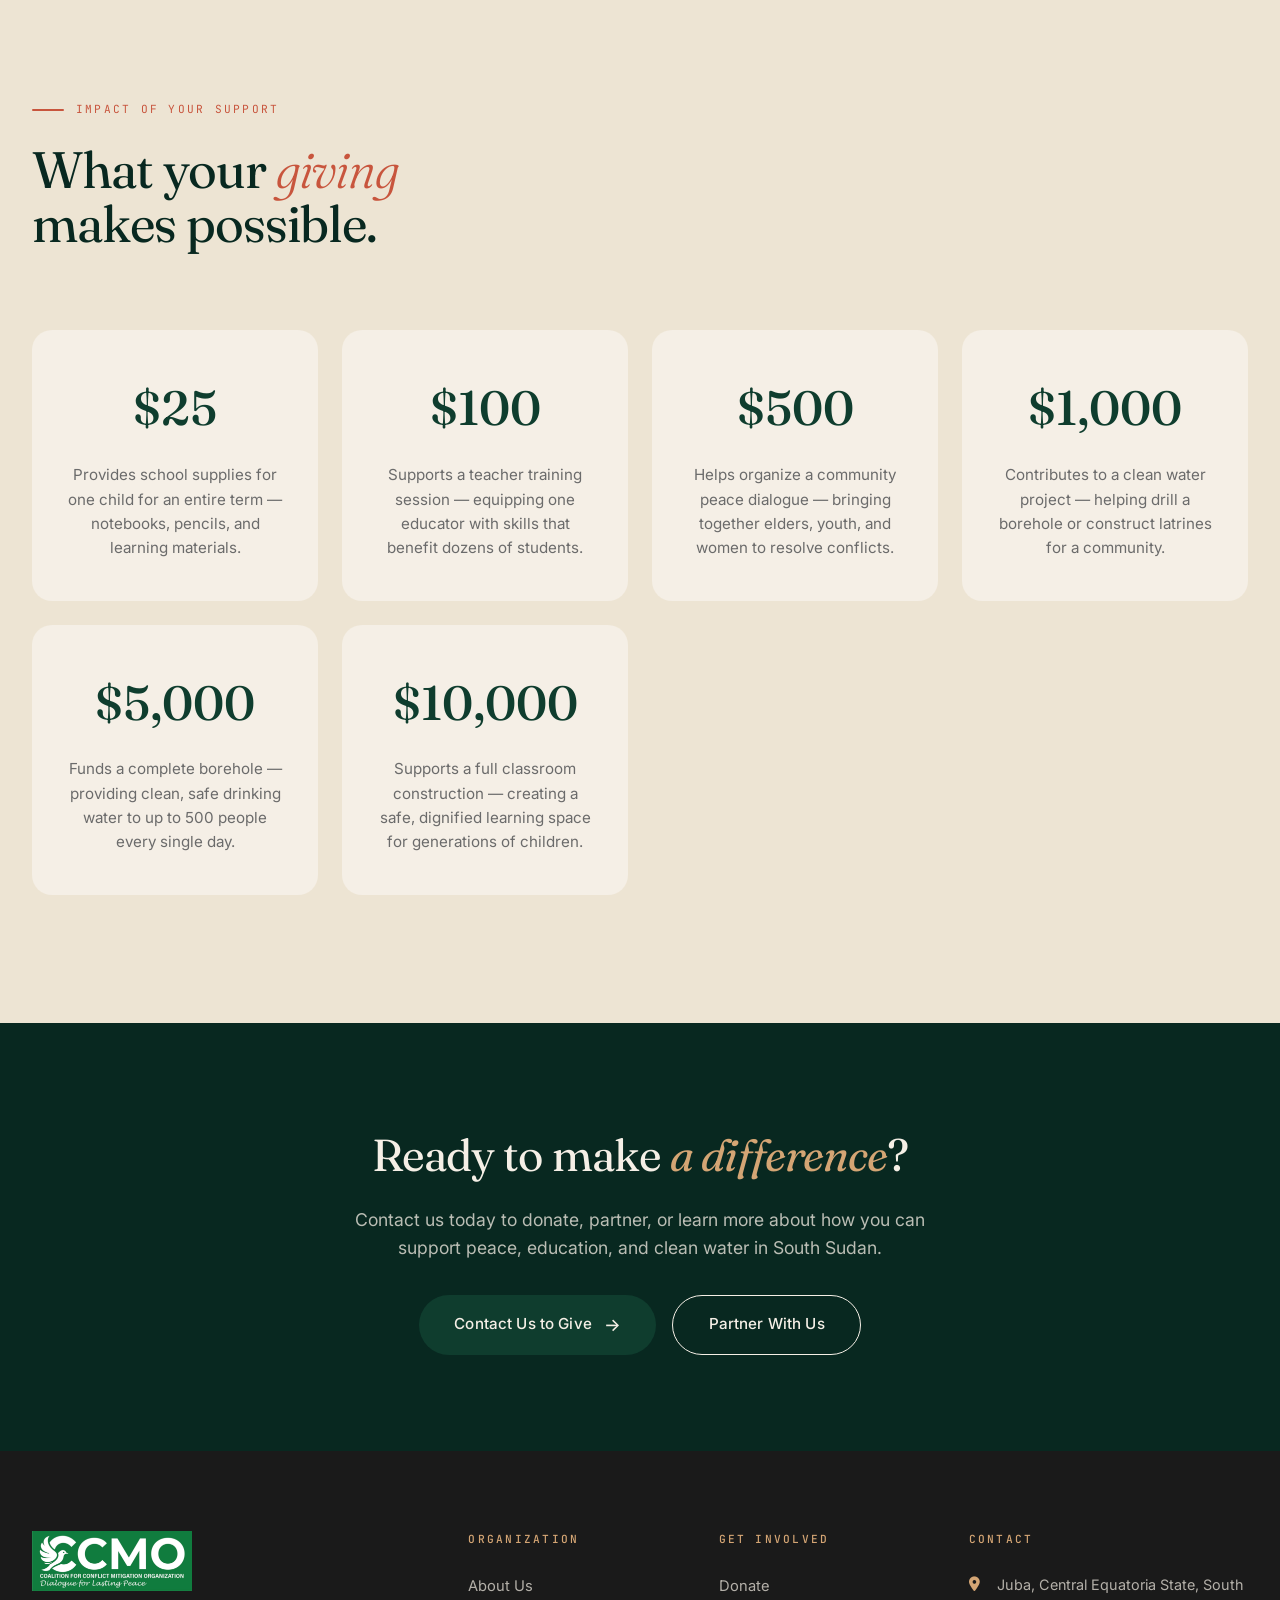
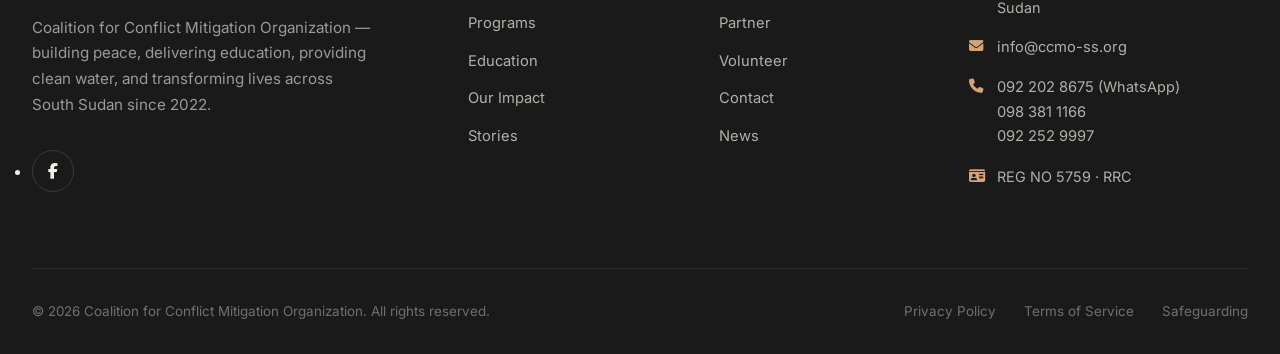
<file: support.html>
<!DOCTYPE html>
<html lang="en">
<head>
    <meta charset="UTF-8">
    <meta name="viewport" content="width=device-width, initial-scale=1.0">
    <meta name="description" content="Support CCMO — Donate, partner, volunteer, or sponsor a program to support peacebuilding, education, and WASH in South Sudan.">
    <title>Support Our Work — CCMO | Donate · Partner · Volunteer</title>
    <link rel="preconnect" href="https://fonts.googleapis.com">
    <link rel="preconnect" href="https://fonts.gstatic.com" crossorigin>
    <link href="https://fonts.googleapis.com/css2?family=Fraunces:ital,opsz,wght@0,9..144,300;0,9..144,400;0,9..144,500;0,9..144,600;0,9..144,700;0,9..144,800;0,9..144,900;1,9..144,400;1,9..144,500&family=Inter:wght@300;400;500;600;700&family=JetBrains+Mono:wght@400;500&display=swap" rel="stylesheet">
    <link rel="stylesheet" href="https://cdnjs.cloudflare.com/ajax/libs/font-awesome/6.4.0/css/all.min.css">
    <link rel="stylesheet" href="style.css">
</head>
<body>
    <div class="announce">
        <div class="announce-track">
            <div class="announce-item"><span class="dot"></span>Registered NGO · REG NO 5759</div>
            <div class="announce-item"><span class="dot"></span>Operating across 7 states in South Sudan</div>
            <div class="announce-item"><span class="dot"></span>Founded 2022 · Juba Headquarters</div>
            <div class="announce-item"><span class="dot"></span>Peace · Education · WASH · Protection</div>
            <div class="announce-item"><span class="dot"></span>Registered NGO · REG NO 5759</div>
            <div class="announce-item"><span class="dot"></span>Operating across 7 states in South Sudan</div>
            <div class="announce-item"><span class="dot"></span>Founded 2022 · Juba Headquarters</div>
            <div class="announce-item"><span class="dot"></span>Peace · Education · WASH · Protection</div>
        </div>
    </div>
    <nav id="navbar">
        <div class="nav-inner">
            <a href="index.html" class="logo">
                <img src="assets/ccmologo.jpeg" alt="CCMO – Coalition for Conflict Mitigation Organization">
            </a>
            <ul class="nav-links" id="navLinks">
                <li><a href="index.html">Home</a></li>
                <li><a href="about.html">About</a></li>
                <li><a href="programs.html">Programs</a></li>
                <li><a href="education.html">Education</a></li>
                <li><a href="impact.html">Impact</a></li>
                <li><a href="stories.html">Stories</a></li>
                <li><a href="news.html">News</a></li>
                <li><a href="contact.html">Contact</a></li>
            </ul>
            <a href="support.html" class="nav-cta active"><i class="fas fa-heart"></i> Support Our Work</a>
            <button class="mobile-toggle" id="mobileToggle" aria-label="Menu"><i class="fas fa-bars"></i></button>
        </div>
    </nav>

    <section class="page-hero page-hero-support">
        <div class="page-hero-overlay"></div>
        <div class="page-hero-content container reveal">
            <div class="section-label" style="color:var(--gold);">Support Our Work</div>
            <h1>Every act of <span class="italic">solidarity</span> matters.</h1>
            <p class="page-hero-desc">Your support — whether financial, in-kind, or through partnership — directly funds classrooms, boreholes, peace dialogues, and youth leadership programs on the ground.</p>
        </div>
    </section>

    <!-- WHY SUPPORT -->
    <section class="section">
        <div class="container">
            <div class="section-head reveal"><div><div class="section-label">Why Your Support Matters</div><h2 class="section-title">Every contribution creates <span class="italic">ripples</span> of change.</h2></div><p class="section-desc">In South Sudan, communities face overlapping crises — conflict, displacement, food insecurity, and lack of access to education and clean water. Your support enables CCMO to respond with integrated, community-led solutions that address immediate needs while building long-term resilience.</p></div>
        </div>
    </section>

    <!-- WAYS TO SUPPORT -->
    <section class="section" style="background:var(--cream-warm);">
        <div class="container">
            <div class="section-head reveal"><div><div class="section-label">Ways to Support</div><h2 class="section-title">Choose how you'd like to <span class="italic">contribute</span>.</h2></div></div>
            <div class="support-ways-grid reveal">
                <div class="support-way-card"><div class="sw-icon"><i class="fas fa-hand-holding-heart"></i></div><h3>Donate</h3><p>Your financial contribution directly funds our programs — education, peacebuilding, WASH, and livelihoods. Every dollar is invested in communities, with transparent reporting on impact.</p><a href="#impact-section" class="btn btn-primary" style="margin-top:1rem;">See Impact of Giving</a></div>
                <div class="support-way-card"><div class="sw-icon"><i class="fas fa-handshake"></i></div><h3>Partner With Us</h3><p>For NGOs, UN agencies, governments, and private sector organizations — we collaborate to scale impact, share expertise, and reach more communities across South Sudan.</p><a href="contact.html" class="btn btn-ghost" style="margin-top:1rem;">Start a Partnership</a></div>
                <div class="support-way-card"><div class="sw-icon"><i class="fas fa-user-plus"></i></div><h3>Volunteer</h3><p>Contribute your skills — from teaching and engineering to communications and monitoring & evaluation — and become part of a mission that transforms lives.</p><a href="contact.html" class="btn btn-ghost" style="margin-top:1rem;">Join Our Team</a></div>
            </div>
        </div>
    </section>

    <!-- SPONSOR A PROGRAM -->
    <section class="section">
        <div class="container">
            <div class="section-head reveal"><div><div class="section-label">Sponsor a Program</div><h2 class="section-title">Targeted <span class="italic">giving</span> for maximum impact.</h2></div></div>
            <div class="sponsor-grid reveal">
                <div class="sponsor-card"><div class="sponsor-icon"><i class="fas fa-school"></i></div><h4>Sponsor a Classroom</h4><p>Fund the construction or rehabilitation of a classroom — providing a safe learning space for 40-60 children.</p><strong>$2,500</strong></div>
                <div class="sponsor-card"><div class="sponsor-icon"><i class="fas fa-tint"></i></div><h4>Sponsor a Borehole</h4><p>Bring clean water to an entire community — drilling a borehole that serves up to 500 people daily.</p><strong>$5,000</strong></div>
                <div class="sponsor-card"><div class="sponsor-icon"><i class="fas fa-dove"></i></div><h4>Sponsor a Peace Dialogue</h4><p>Fund a community peace dialogue — bringing conflicting groups together for mediation and reconciliation.</p><strong>$500</strong></div>
                <div class="sponsor-card"><div class="sponsor-icon"><i class="fas fa-chalkboard-teacher"></i></div><h4>Sponsor Teacher Training</h4><p>Support professional development for 20 teachers — improving the quality of education for hundreds of students.</p><strong>$1,000</strong></div>
            </div>
        </div>
    </section>

    <!-- IMPACT OF YOUR SUPPORT -->
    <section class="section" style="background:var(--cream-warm);" id="impact-section">
        <div class="container">
            <div class="section-head reveal"><div><div class="section-label">Impact of Your Support</div><h2 class="section-title">What your <span class="italic">giving</span> makes possible.</h2></div></div>
            <div class="impact-giving-grid reveal">
                <div class="giving-card"><div class="giving-amount">$25</div><p>Provides school supplies for one child for an entire term — notebooks, pencils, and learning materials.</p></div>
                <div class="giving-card"><div class="giving-amount">$100</div><p>Supports a teacher training session — equipping one educator with skills that benefit dozens of students.</p></div>
                <div class="giving-card"><div class="giving-amount">$500</div><p>Helps organize a community peace dialogue — bringing together elders, youth, and women to resolve conflicts.</p></div>
                <div class="giving-card"><div class="giving-amount">$1,000</div><p>Contributes to a clean water project — helping drill a borehole or construct latrines for a community.</p></div>
                <div class="giving-card"><div class="giving-amount">$5,000</div><p>Funds a complete borehole — providing clean, safe drinking water to up to 500 people every single day.</p></div>
                <div class="giving-card"><div class="giving-amount">$10,000</div><p>Supports a full classroom construction — creating a safe, dignified learning space for generations of children.</p></div>
            </div>
        </div>
    </section>

    <!-- DONATION CTA -->
    <section class="cta-section">
        <div class="container"><div class="cta-inner reveal"><h2>Ready to make <span class="italic">a difference</span>?</h2><p>Contact us today to donate, partner, or learn more about how you can support peace, education, and clean water in South Sudan.</p><div class="cta-buttons"><a href="contact.html" class="btn btn-primary">Contact Us to Give<span class="arrow">→</span></a><a href="contact.html" class="btn btn-ghost" style="border-color:var(--cream);color:var(--cream);">Partner With Us</a></div></div></div>
    </section>

    <!-- FOOTER -->
<footer role="contentinfo">
    <div class="container">
        <div class="footer-top">
            <!-- Brand / About -->
            <div class="footer-brand">
                <a href="index.html" class="logo" aria-label="CCMO – Coalition for Conflict Mitigation Organization">
                    <img src="assets/ccmologo.jpeg" alt="CCMO – Coalition for Conflict Mitigation Organization">
                </a>
                <p>Coalition for Conflict Mitigation Organization — building peace, delivering education, providing clean water, and transforming lives across South Sudan since 2022.</p>

                <!-- Social Links (only Facebook) -->
                <ul class="footer-social" aria-label="Social media links">
                    <li>
                        <a href="https://www.facebook.com/profile.php?id=61579748477736" target="_blank" rel="noopener noreferrer" aria-label="Facebook">
                            <i class="fab fa-facebook-f" aria-hidden="true"></i>
                        </a>
                    </li>
                </ul>
            </div>

            <!-- Organization Links -->
            <div class="footer-col">
                <h4>Organization</h4>
                <ul>
                    <li><a href="about.html">About Us</a></li>
                    <li><a href="programs.html">Programs</a></li>
                    <li><a href="education.html">Education</a></li>
                    <li><a href="impact.html">Our Impact</a></li>
                    <li><a href="stories.html">Stories</a></li>
                </ul>
            </div>

            <!-- Get Involved -->
            <div class="footer-col">
                <h4>Get Involved</h4>
                <ul>
                    <li><a href="support.html">Donate</a></li>
                    <li><a href="support.html">Partner</a></li>
                    <li><a href="support.html">Volunteer</a></li>
                    <li><a href="contact.html">Contact</a></li>
                    <li><a href="news.html">News</a></li>
                </ul>
            </div>

            <!-- Contact -->
            <div class="footer-col">
                <h4>Contact</h4>
                <div class="footer-contact-item">
                    <i class="fas fa-location-dot" aria-hidden="true"></i>
                    <span>Juba, Central Equatoria State, South Sudan</span>
                </div>
                <div class="footer-contact-item">
                    <i class="fas fa-envelope" aria-hidden="true"></i>
                    <span><a href="mailto:info@ccmo-ss.org">info@ccmo-ss.org</a></span>
                </div>
                <div class="footer-contact-item">
                    <i class="fas fa-phone" aria-hidden="true"></i>
                    <span>
                        <a href="https://wa.me/211922028675" target="_blank" rel="noopener noreferrer">092 202 8675</a> (WhatsApp)<br>
                        <a href="tel:+211983811166">098 381 1166</a><br>
                        <a href="tel:+211922529997">092 252 9997</a>
                    </span>
                </div>
                <div class="footer-contact-item">
                    <i class="fas fa-id-card" aria-hidden="true"></i>
                    <span>REG NO 5759 · RRC</span>
                </div>
            </div>
        </div>

        <!-- Bottom Bar -->
        <div class="footer-bottom">
            <div>&copy; 2026 Coalition for Conflict Mitigation Organization. All rights reserved.</div>
            <div>
                <a href="privacy.html">Privacy Policy</a>
                <a href="terms.html">Terms of Service</a>
                <a href="safeguarding.html">Safeguarding</a>
            </div>
        </div>
    </div>
</footer>

<script src="script.js"></script>
</body>
</html>
</file>
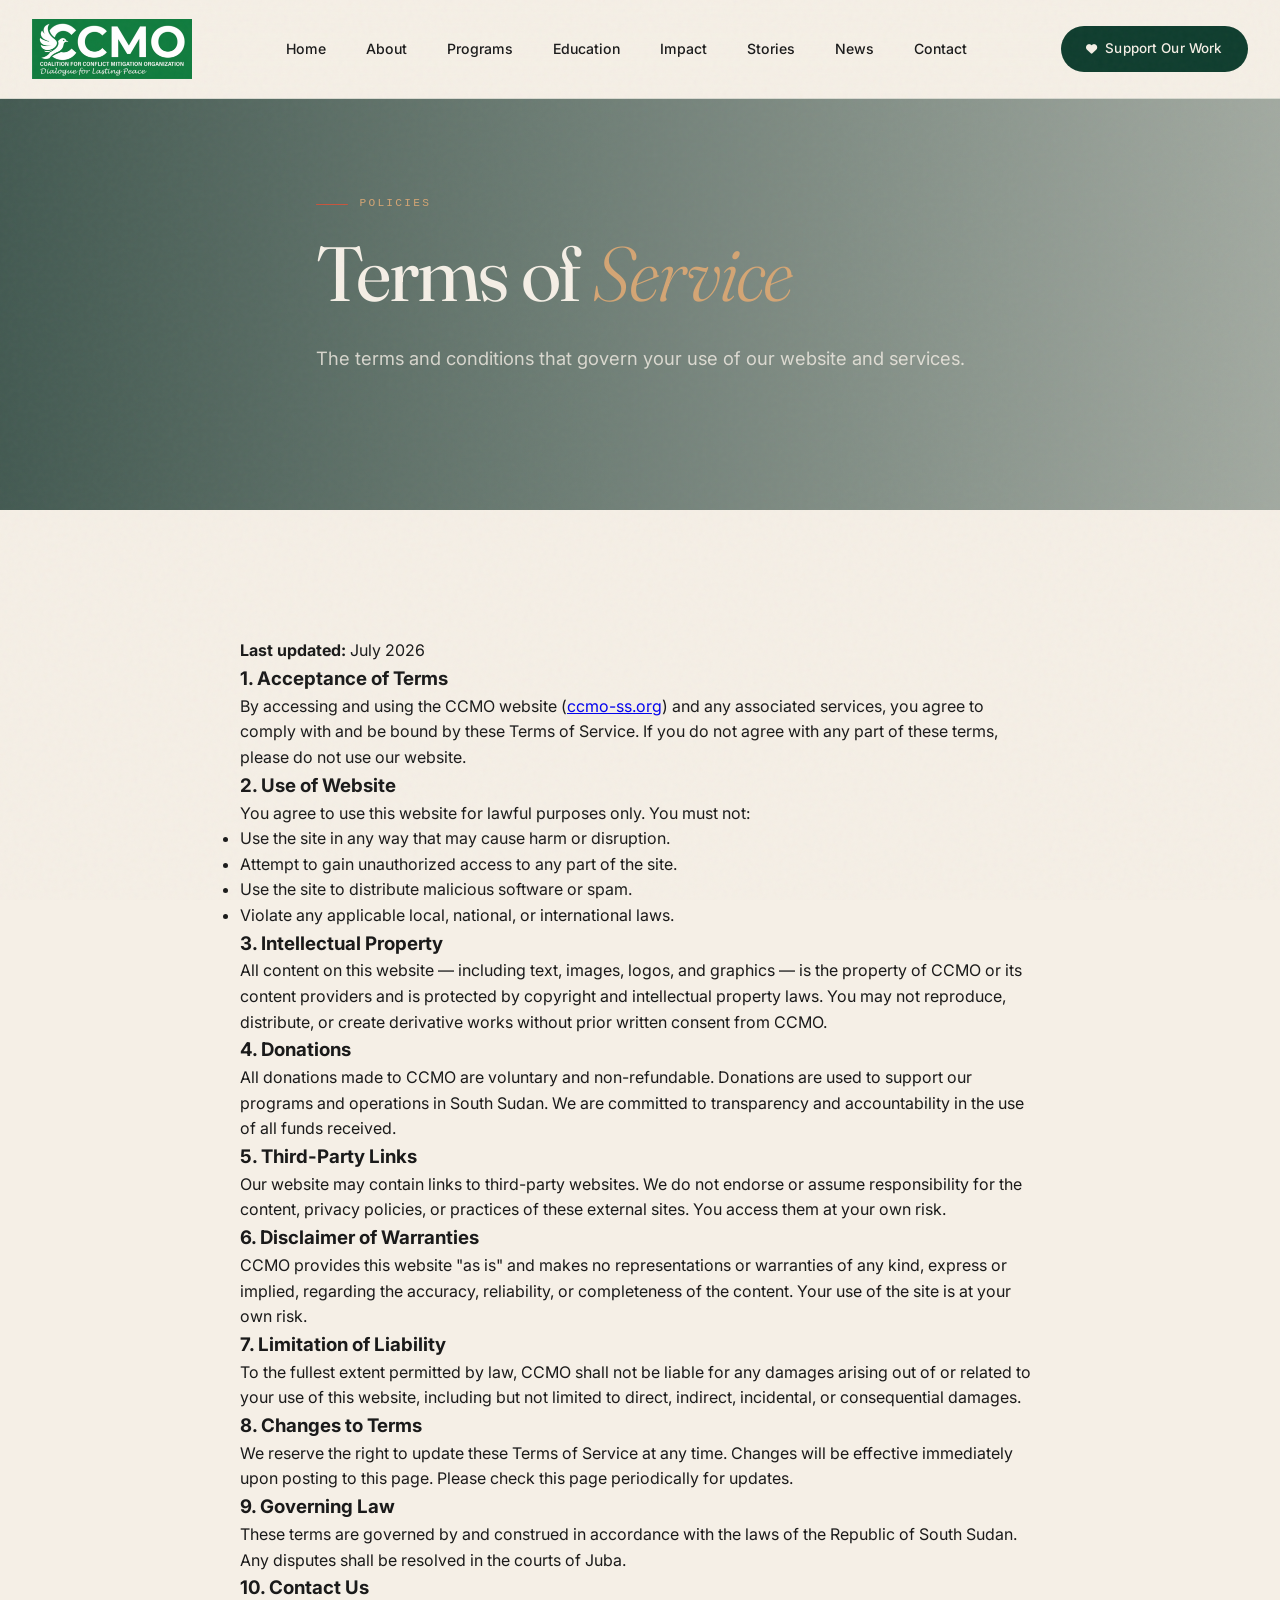
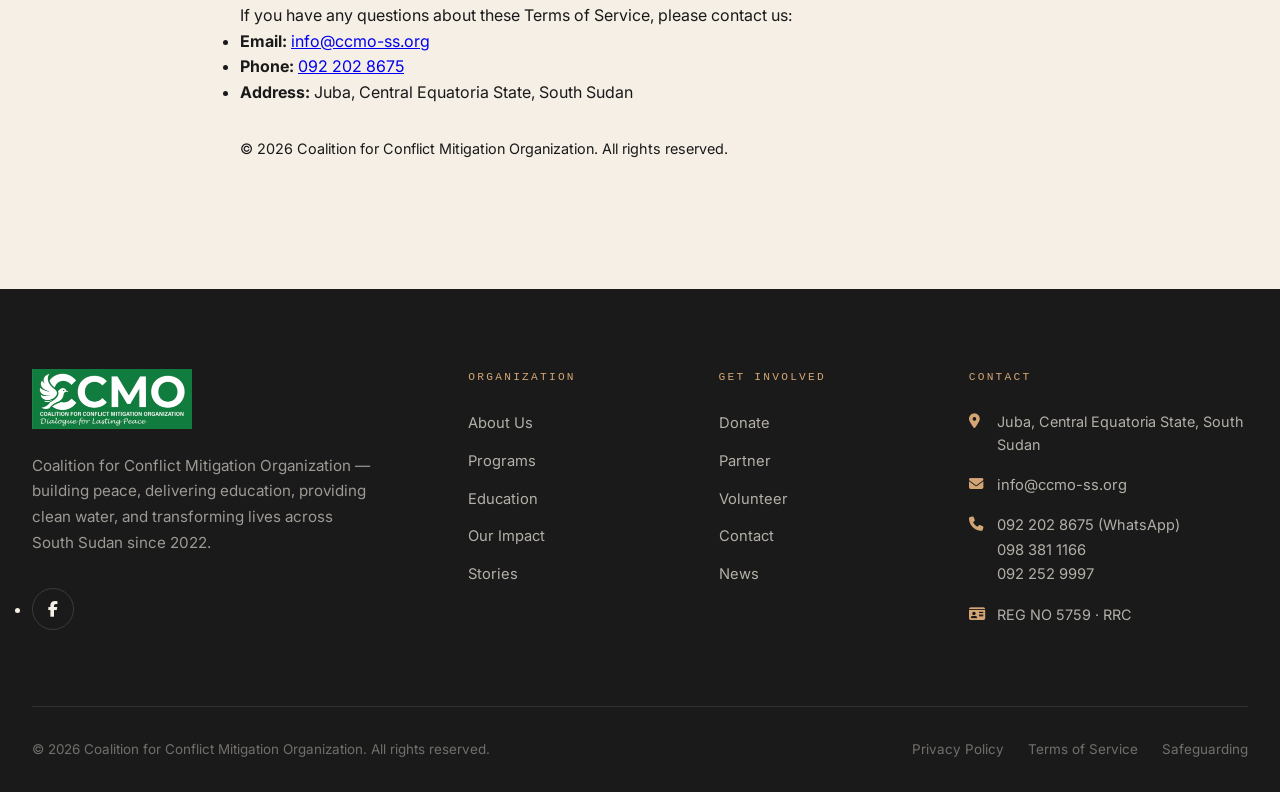
<file: terms.html>
<!DOCTYPE html>
<html lang="en">
<head>
    <meta charset="UTF-8">
    <meta name="viewport" content="width=device-width, initial-scale=1.0">
    <meta name="description" content="Terms of Service — CCMO">
    <title>Terms of Service — CCMO</title>
    <link rel="preconnect" href="https://fonts.googleapis.com">
    <link rel="preconnect" href="https://fonts.gstatic.com" crossorigin>
    <link href="https://fonts.googleapis.com/css2?family=Fraunces:ital,opsz,wght@0,9..144,300;0,9..144,400;0,9..144,500;0,9..144,600;0,9..144,700;0,9..144,800;0,9..144,900;1,9..144,400;1,9..144,500&family=Inter:wght@300;400;500;600;700&display=swap" rel="stylesheet">
    <link rel="stylesheet" href="https://cdnjs.cloudflare.com/ajax/libs/font-awesome/6.4.0/css/all.min.css">
    <link rel="stylesheet" href="style.css">
</head>
<body>

    <nav id="navbar">
        <div class="nav-inner">
            <a href="index.html" class="logo">
                <img src="assets/ccmologo.jpeg" alt="CCMO – Coalition for Conflict Mitigation Organization">
            </a>
            <ul class="nav-links" id="navLinks">
                <li><a href="index.html">Home</a></li>
                <li><a href="about.html">About</a></li>
                <li><a href="programs.html">Programs</a></li>
                <li><a href="education.html">Education</a></li>
                <li><a href="impact.html">Impact</a></li>
                <li><a href="stories.html">Stories</a></li>
                <li><a href="news.html">News</a></li>
                <li><a href="contact.html">Contact</a></li>
            </ul>
            <a href="support.html" class="nav-cta"><i class="fas fa-heart" aria-hidden="true"></i> Support Our Work</a>
            <button class="mobile-toggle" id="mobileToggle" aria-label="Menu"><i class="fas fa-bars" aria-hidden="true"></i></button>
        </div>
    </nav>

    <section class="page-hero" style="min-height:40vh;">
        <div class="page-hero-overlay"></div>
        <div class="page-hero-content container reveal">
            <div class="section-label" style="color:var(--gold);">Policies</div>
            <h1>Terms of <span class="italic">Service</span></h1>
            <p class="page-hero-desc">The terms and conditions that govern your use of our website and services.</p>
        </div>
    </section>

    <section class="section">
        <div class="container">
            <div class="policy-content reveal" style="max-width:800px;margin:0 auto;">
                <p><strong>Last updated:</strong> July 2026</p>

                <h3>1. Acceptance of Terms</h3>
                <p>By accessing and using the CCMO website (<a href="index.html">ccmo-ss.org</a>) and any associated services, you agree to comply with and be bound by these Terms of Service. If you do not agree with any part of these terms, please do not use our website.</p>

                <h3>2. Use of Website</h3>
                <p>You agree to use this website for lawful purposes only. You must not:</p>
                <ul>
                    <li>Use the site in any way that may cause harm or disruption.</li>
                    <li>Attempt to gain unauthorized access to any part of the site.</li>
                    <li>Use the site to distribute malicious software or spam.</li>
                    <li>Violate any applicable local, national, or international laws.</li>
                </ul>

                <h3>3. Intellectual Property</h3>
                <p>All content on this website — including text, images, logos, and graphics — is the property of CCMO or its content providers and is protected by copyright and intellectual property laws. You may not reproduce, distribute, or create derivative works without prior written consent from CCMO.</p>

                <h3>4. Donations</h3>
                <p>All donations made to CCMO are voluntary and non-refundable. Donations are used to support our programs and operations in South Sudan. We are committed to transparency and accountability in the use of all funds received.</p>

                <h3>5. Third-Party Links</h3>
                <p>Our website may contain links to third-party websites. We do not endorse or assume responsibility for the content, privacy policies, or practices of these external sites. You access them at your own risk.</p>

                <h3>6. Disclaimer of Warranties</h3>
                <p>CCMO provides this website "as is" and makes no representations or warranties of any kind, express or implied, regarding the accuracy, reliability, or completeness of the content. Your use of the site is at your own risk.</p>

                <h3>7. Limitation of Liability</h3>
                <p>To the fullest extent permitted by law, CCMO shall not be liable for any damages arising out of or related to your use of this website, including but not limited to direct, indirect, incidental, or consequential damages.</p>

                <h3>8. Changes to Terms</h3>
                <p>We reserve the right to update these Terms of Service at any time. Changes will be effective immediately upon posting to this page. Please check this page periodically for updates.</p>

                <h3>9. Governing Law</h3>
                <p>These terms are governed by and construed in accordance with the laws of the Republic of South Sudan. Any disputes shall be resolved in the courts of Juba.</p>

                <h3>10. Contact Us</h3>
                <p>If you have any questions about these Terms of Service, please contact us:</p>
                <ul>
                    <li><strong>Email:</strong> <a href="mailto:info@ccmo-ss.org">info@ccmo-ss.org</a></li>
                    <li><strong>Phone:</strong> <a href="tel:+211922028675">092 202 8675</a></li>
                    <li><strong>Address:</strong> Juba, Central Equatoria State, South Sudan</li>
                </ul>

                <p style="margin-top:2rem;font-size:0.9rem;color:var(--text-muted);">© 2026 Coalition for Conflict Mitigation Organization. All rights reserved.</p>
            </div>
        </div>
    </section>

    <footer role="contentinfo">
        <div class="container">
            <div class="footer-top">
                <div class="footer-brand">
                    <a href="index.html" class="logo" aria-label="CCMO – Coalition for Conflict Mitigation Organization">
                        <img src="assets/ccmologo.jpeg" alt="CCMO – Coalition for Conflict Mitigation Organization">
                    </a>
                    <p>Coalition for Conflict Mitigation Organization — building peace, delivering education, providing clean water, and transforming lives across South Sudan since 2022.</p>
                    <ul class="footer-social" aria-label="Social media links">
                        <li><a href="https://www.facebook.com/profile.php?id=61579748477736" target="_blank" rel="noopener noreferrer" aria-label="Facebook"><i class="fab fa-facebook-f" aria-hidden="true"></i></a></li>
                    </ul>
                </div>
                <div class="footer-col"><h4>Organization</h4><ul><li><a href="about.html">About Us</a></li><li><a href="programs.html">Programs</a></li><li><a href="education.html">Education</a></li><li><a href="impact.html">Our Impact</a></li><li><a href="stories.html">Stories</a></li></ul></div>
                <div class="footer-col"><h4>Get Involved</h4><ul><li><a href="support.html">Donate</a></li><li><a href="support.html">Partner</a></li><li><a href="support.html">Volunteer</a></li><li><a href="contact.html">Contact</a></li><li><a href="news.html">News</a></li></ul></div>
                <div class="footer-col"><h4>Contact</h4>
                    <div class="footer-contact-item"><i class="fas fa-location-dot" aria-hidden="true"></i><span>Juba, Central Equatoria State, South Sudan</span></div>
                    <div class="footer-contact-item"><i class="fas fa-envelope" aria-hidden="true"></i><span><a href="mailto:info@ccmo-ss.org">info@ccmo-ss.org</a></span></div>
                    <div class="footer-contact-item"><i class="fas fa-phone" aria-hidden="true"></i><span><a href="https://wa.me/211922028675" target="_blank" rel="noopener noreferrer">092 202 8675</a> (WhatsApp)<br><a href="tel:+211983811166">098 381 1166</a><br><a href="tel:+211922529997">092 252 9997</a></span></div>
                    <div class="footer-contact-item"><i class="fas fa-id-card" aria-hidden="true"></i><span>REG NO 5759 · RRC</span></div>
                </div>
            </div>
            <div class="footer-bottom">
                <div>&copy; 2026 Coalition for Conflict Mitigation Organization. All rights reserved.</div>
                <div><a href="privacy.html">Privacy Policy</a><a href="terms.html">Terms of Service</a><a href="safeguarding.html">Safeguarding</a></div>
            </div>
        </div>
    </footer>

    <script src="script.js"></script>
</body>
</html>
</file>
<file: style.css>
:root {
    --forest: #0F3D2E;
    --forest-deep: #082820;
    --forest-light: #1a5742;
    --cream: #F5EFE6;
    --cream-warm: #EDE4D3;
    --terracotta: #C8553D;
    --gold: #D4A574;
    --charcoal: #1a1a1a;
    --muted: #6B6B6B;
    --line: rgba(15, 61, 46, 0.12);
    --sky: #5B8FA8;
}

* {
    margin: 0;
    padding: 0;
    box-sizing: border-box;
}

html {
    scroll-behavior: smooth;
}

body {
    font-family: 'Inter', sans-serif;
    background: var(--cream);
    color: var(--charcoal);
    line-height: 1.6;
    overflow-x: hidden;
    -webkit-font-smoothing: antialiased;
    -moz-osx-font-smoothing: grayscale;
}

body::before {
    content: '';
    position: fixed;
    inset: 0;
    pointer-events: none;
    z-index: 9999;
    opacity: 0.035;
    background-image: url("data:image/svg+xml,%3Csvg viewBox='0 0 200 200' xmlns='http://www.w3.org/2000/svg'%3E%3Cfilter id='n'%3E%3CfeTurbulence type='fractalNoise' baseFrequency='0.9' numOctaves='3'/%3E%3C/filter%3E%3Crect width='100%25' height='100%25' filter='url(%23n)'/%3E%3C/svg%3E");
}

.display {
    font-family: 'Fraunces', serif;
    font-weight: 400;
    letter-spacing: -0.02em;
}

.mono {
    font-family: 'JetBrains Mono', monospace;
    font-size: 0.75rem;
    letter-spacing: 0.1em;
    text-transform: uppercase;
}

.container {
    max-width: 1400px;
    margin: 0 auto;
    padding: 0 2rem;
}

/* Team leader images */
.leader-img {
    background: transparent; /* remove background fallback, image will cover */
}

.leader-img img {
    width: 100%;
    height: 100%;
    object-fit: cover;
    display: block;
}

/* If you still have .leader-placeholder somewhere, you can hide it or remove it from HTML.
   The old placeholder style can stay but won't be used since we removed those divs. */
.leader-placeholder {
    display: none; /* optional, since we removed the divs */
}
/* Announcement Bar */
.announce {
    background: var(--forest-deep);
    color: var(--cream);
    padding: 0.6rem 0;
    overflow: hidden;
    border-bottom: 1px solid rgba(245, 239, 230, 0.08);
}

.announce-track {
    display: flex;
    gap: 4rem;
    animation: marquee 40s linear infinite;
    white-space: nowrap;
}

.announce-item {
    font-family: 'JetBrains Mono', monospace;
    font-size: 0.7rem;
    letter-spacing: 0.15em;
    text-transform: uppercase;
    display: flex;
    align-items: center;
    gap: 0.75rem;
}

.announce-item .dot {
    width: 4px;
    height: 4px;
    background: var(--gold);
    border-radius: 50%;
    flex-shrink: 0;
}

@keyframes marquee {
    from {
        transform: translateX(0);
    }
    to {
        transform: translateX(-50%);
    }
}

/* Navigation */
nav {
    position: sticky;
    top: 0;
    background: rgba(245, 239, 230, 0.88);
    backdrop-filter: blur(22px);
    -webkit-backdrop-filter: blur(22px);
    z-index: 100;
    border-bottom: 1px solid var(--line);
    transition: all 0.3s;
}

nav.scrolled {
    box-shadow: 0 1px 20px rgba(15, 61, 46, 0.06);
}

.nav-inner {
    display: flex;
    align-items: center;
    justify-content: space-between;
    padding: 1.2rem 2rem;
    max-width: 1400px;
    margin: 0 auto;
}
.logo {
    display: flex;
    align-items: center;
    text-decoration: none;
}

.logo img {
    display: block;
    max-width: 200px;       /* prevents the logo from becoming too wide */
    height: auto;           /* keeps the natural aspect ratio */
    max-height: 60px;       /* restricts the height so the nav stays slim */
    object-fit: contain;
    transition: transform 0.3s, opacity 0.3s;
}

.logo:hover img {
    transform: scale(1.03);
    opacity: 0.9;
}

@media (max-width: 640px) {
    .logo img {
        max-width: 140px;   /* slightly smaller on mobile */
        max-height: 45px;
    }
}

.nav-links {
    display: flex;
    gap: 2.5rem;
    list-style: none;
    align-items: center;
}

.nav-links a {
    text-decoration: none;
    color: var(--charcoal);
    font-size: 0.88rem;
    font-weight: 500;
    position: relative;
    transition: color 0.3s;
}

.nav-links a::after {
    content: '';
    position: absolute;
    bottom: -6px;
    left: 0;
    width: 0;
    height: 1.5px;
    background: var(--forest);
    transition: width 0.35s cubic-bezier(0.22, 1, 0.36, 1);
    border-radius: 1px;
}

.nav-links a:hover,
.nav-links a.active {
    color: var(--forest);
}

.nav-links a:hover::after,
.nav-links a.active::after {
    width: 100%;
}

.nav-cta {
    background: var(--forest);
    color: var(--cream) !important;
    padding: 0.75rem 1.6rem;
    border-radius: 100px;
    text-decoration: none;
    font-size: 0.84rem;
    font-weight: 500;
    display: flex;
    align-items: center;
    gap: 0.5rem;
    transition: all 0.35s;
    letter-spacing: 0.01em;
}

.nav-cta:hover {
    background: var(--forest-deep);
    transform: translateY(-2px);
    box-shadow: 0 8px 28px rgba(15, 61, 46, 0.3);
}

.nav-cta i {
    font-size: 0.7rem;
    transition: transform 0.3s;
}

.nav-cta:hover i {
    transform: scale(1.2);
}

.nav-cta.active {
    background: var(--terracotta);
}

.mobile-toggle {
    display: none;
    background: none;
    border: none;
    font-size: 1.5rem;
    color: var(--forest);
    cursor: pointer;
    padding: 0.5rem;
}

/* HERO (Home) */
.hero {
    position: relative;
    min-height: 92vh;
    display: grid;
    grid-template-columns: 1.15fr 0.85fr;
    gap: 4rem;
    align-items: center;
    padding: 5rem 2rem 4rem;
    max-width: 1400px;
    margin: 0 auto;
}

.hero-left {
    position: relative;
    z-index: 2;
}

.hero-tag {
    display: inline-flex;
    align-items: center;
    gap: 0.75rem;
    padding: 0.5rem 1.1rem;
    background: rgba(15, 61, 46, 0.07);
    border: 1px solid var(--line);
    border-radius: 100px;
    margin-bottom: 2rem;
    transition: all 0.3s;
}

.hero-tag:hover {
    background: rgba(15, 61, 46, 0.12);
}

.hero-tag .pulse {
    width: 8px;
    height: 8px;
    background: var(--terracotta);
    border-radius: 50%;
    position: relative;
}

.hero-tag .pulse::after {
    content: '';
    position: absolute;
    inset: -4px;
    border: 1.5px solid var(--terracotta);
    border-radius: 50%;
    animation: pulse 2s infinite;
}

@keyframes pulse {
    0% {
        transform: scale(1);
        opacity: 1;
    }
    100% {
        transform: scale(2.2);
        opacity: 0;
    }
}

.hero-tag span {
    font-family: 'JetBrains Mono', monospace;
    font-size: 0.7rem;
    letter-spacing: 0.15em;
    text-transform: uppercase;
    color: var(--forest);
}

.hero h1,
.page-hero-content h1 {
    font-family: 'Fraunces', serif;
    font-size: clamp(2.8rem, 6vw, 5.5rem);
    line-height: 0.96;
    font-weight: 400;
    color: var(--forest-deep);
    letter-spacing: -0.03em;
    margin-bottom: 2rem;
}

.page-hero-content h1 {
    color: var(--cream);
}

.hero h1 .italic,
.page-hero-content h1 .italic {
    font-style: italic;
    font-weight: 300;
    color: var(--terracotta);
}

.page-hero-content h1 .italic {
    color: var(--gold);
}

.hero h1 .underline {
    position: relative;
    display: inline-block;
}

.hero h1 .underline::after {
    content: '';
    position: absolute;
    bottom: 0.06em;
    left: 0;
    right: 0;
    height: 0.14em;
    background: var(--gold);
    z-index: -1;
    border-radius: 2px;
}

.hero-desc,
.page-hero-desc {
    font-size: 1.15rem;
    color: var(--muted);
    max-width: 540px;
    margin-bottom: 2.5rem;
    line-height: 1.7;
}

.page-hero-desc {
    color: rgba(245, 239, 230, 0.8);
    max-width: 650px;
}

.hero-actions {
    display: flex;
    gap: 1rem;
    flex-wrap: wrap;
    margin-bottom: 3rem;
}

.btn {
    padding: 1rem 2.2rem;
    border-radius: 100px;
    text-decoration: none;
    font-weight: 500;
    font-size: 0.95rem;
    display: inline-flex;
    align-items: center;
    gap: 0.75rem;
    transition: all 0.35s cubic-bezier(0.22, 1, 0.36, 1);
    cursor: pointer;
    border: none;
    font-family: inherit;
    letter-spacing: 0.01em;
}

.btn-primary {
    background: var(--forest);
    color: var(--cream);
}

.btn-primary:hover {
    background: var(--forest-deep);
    transform: translateY(-3px);
    box-shadow: 0 14px 36px rgba(15, 61, 46, 0.35);
}

.btn-primary .arrow {
    transition: transform 0.35s;
    font-size: 1.1rem;
}

.btn-primary:hover .arrow {
    transform: translateX(5px);
}

.btn-ghost {
    background: transparent;
    color: var(--forest);
    border: 1.5px solid var(--forest);
}

.btn-ghost:hover {
    background: var(--forest);
    color: var(--cream);
    transform: translateY(-3px);
    box-shadow: 0 8px 24px rgba(15, 61, 46, 0.2);
}

.hero-meta {
    display: flex;
    gap: 3rem;
    padding-top: 2rem;
    border-top: 1px solid var(--line);
}

.hero-meta-item .num {
    font-family: 'Fraunces', serif;
    font-size: 2.3rem;
    font-weight: 500;
    color: var(--forest-deep);
    line-height: 1;
}

.hero-meta-item .label {
    font-family: 'JetBrains Mono', monospace;
    font-size: 0.66rem;
    letter-spacing: 0.15em;
    text-transform: uppercase;
    color: var(--muted);
    margin-top: 0.5rem;
}

.hero-right {
    position: relative;
    height: 620px;
}

.hero-img-main {
    position: absolute;
    top: 0;
    right: 0;
    width: 85%;
    height: 85%;
    border-radius: 200px 200px 20px 20px;
    overflow: hidden;
    box-shadow: 0 30px 80px rgba(15, 61, 46, 0.28);
    transition: transform 0.1s ease-out;
}

.hero-img-main img,
.hero-img-accent img {
    width: 100%;
    height: 100%;
    object-fit: cover;
    transition: transform 0.6s;
}

.hero-img-main:hover img,
.hero-img-accent:hover img {
    transform: scale(1.04);
}

.hero-img-accent {
    position: absolute;
    bottom: 0;
    left: 0;
    width: 55%;
    height: 45%;
    border-radius: 20px;
    overflow: hidden;
    border: 8px solid var(--cream);
    box-shadow: 0 20px 50px rgba(15, 61, 46, 0.22);
    transition: transform 0.1s ease-out;
}

.hero-badge {
    position: absolute;
    top: 28%;
    left: -24px;
    background: var(--cream);
    padding: 1.25rem 1.5rem;
    border-radius: 16px;
    box-shadow: 0 20px 50px rgba(0, 0, 0, 0.1);
    display: flex;
    align-items: center;
    gap: 1rem;
    z-index: 3;
    transition: transform 0.3s;
}

.hero-badge:hover {
    transform: translateY(-4px);
}

.hero-badge-icon {
    width: 50px;
    height: 50px;
    background: var(--terracotta);
    border-radius: 50%;
    display: flex;
    align-items: center;
    justify-content: center;
    color: var(--cream);
    font-size: 1.2rem;
}

.hero-badge-text strong {
    display: block;
    font-family: 'Fraunces', serif;
    font-size: 1.5rem;
    color: var(--forest-deep);
}

.hero-badge-text span {
    font-size: 0.75rem;
    color: var(--muted);
}

.deco-circle {
    position: absolute;
    width: 200px;
    height: 200px;
    border: 1.5px dashed var(--gold);
    border-radius: 50%;
    top: -40px;
    right: 10%;
    opacity: 0.4;
    animation: rotate 60s linear infinite;
    pointer-events: none;
}

@keyframes rotate {
    from {
        transform: rotate(0deg);
    }
    to {
        transform: rotate(360deg);
    }
}

.deco-dots {
    position: absolute;
    bottom: 15%;
    right: -8%;
    display: grid;
    grid-template-columns: repeat(3, 1fr);
    gap: 10px;
    opacity: 0.3;
    pointer-events: none;
}

.deco-dots span {
    width: 5px;
    height: 5px;
    background: var(--gold);
    border-radius: 50%;
}

/* PAGE HERO */
.page-hero {
    position: relative;
    min-height: 55vh;
    display: flex;
    align-items: center;
    background-size: cover;
    background-position: center;
    overflow: hidden;
}

.page-hero-about {
    background: var(--forest-deep);
}

.page-hero-programs {
    background: var(--forest);
}

.page-hero-education {
    background: var(--forest-deep);
}

.page-hero-impact {
    background: var(--forest);
}

.page-hero-stories {
    background: var(--forest-deep);
}

.page-hero-news {
    background: var(--forest);
}

.page-hero-contact {
    background: var(--forest-deep);
}

.page-hero-support {
    background: var(--forest);
}

.page-hero-overlay {
    position: absolute;
    inset: 0;
    background: linear-gradient(to right, rgba(8, 40, 32, 0.75), rgba(8, 40, 32, 0.35));
}

.page-hero-content {
    position: relative;
    z-index: 2;
    padding: 6rem 0;
}

/* SECTION HEADERS */
.section {
    padding: 8rem 0;
    position: relative;
}

.section-head {
    display: grid;
    grid-template-columns: 1fr 2fr;
    gap: 4rem;
    margin-bottom: 5rem;
    align-items: end;
}

.section-label {
    font-family: 'JetBrains Mono', monospace;
    font-size: 0.7rem;
    letter-spacing: 0.2em;
    text-transform: uppercase;
    color: var(--terracotta);
    display: flex;
    align-items: center;
    gap: 0.75rem;
    margin-bottom: 1.5rem;
}

.section-label::before {
    content: '';
    width: 32px;
    height: 1.5px;
    background: var(--terracotta);
    border-radius: 1px;
}

.section-title {
    font-family: 'Fraunces', serif;
    font-size: clamp(2.2rem, 4vw, 3.8rem);
    font-weight: 400;
    line-height: 1.05;
    color: var(--forest-deep);
    letter-spacing: -0.02em;
}

.section-title .italic {
    font-style: italic;
    color: var(--terracotta);
    font-weight: 300;
}

.section-desc {
    font-size: 1.1rem;
    color: var(--muted);
    line-height: 1.7;
    max-width: 600px;
}

/* MANIFESTO */
.manifesto {
    background: var(--forest-deep);
    color: var(--cream);
    padding: 8rem 0;
    position: relative;
    overflow: hidden;
}

.manifesto::before {
    content: '"';
    position: absolute;
    top: -120px;
    right: 3%;
    font-family: 'Fraunces', serif;
    font-size: 40rem;
    color: rgba(245, 239, 230, 0.025);
    line-height: 1;
    pointer-events: none;
}

.manifesto-grid {
    display: grid;
    grid-template-columns: 1fr 1.5fr;
    gap: 6rem;
    align-items: start;
    position: relative;
    z-index: 2;
}

.manifesto-left .section-label {
    color: var(--gold);
}

.manifesto-left .section-label::before {
    background: var(--gold);
}

.manifesto-left h2 {
    font-family: 'Fraunces', serif;
    font-size: clamp(2rem, 3.5vw, 3rem);
    font-weight: 400;
    line-height: 1.1;
    letter-spacing: -0.02em;
    margin-bottom: 2rem;
}

.manifesto-left h2 .italic {
    font-style: italic;
    color: var(--gold);
}

.manifesto-left p {
    color: rgba(245, 239, 230, 0.7);
    font-size: 1.05rem;
    line-height: 1.8;
    margin-bottom: 2rem;
}

.manifesto-stats {
    display: grid;
    grid-template-columns: repeat(2, 1fr);
    gap: 2rem;
    margin-top: 3rem;
    padding-top: 3rem;
    border-top: 1px solid rgba(245, 239, 230, 0.15);
}

.manifesto-stat .num {
    font-family: 'Fraunces', serif;
    font-size: 3rem;
    font-weight: 400;
    color: var(--gold);
    line-height: 1;
}

.manifesto-stat .label {
    font-family: 'JetBrains Mono', monospace;
    font-size: 0.7rem;
    letter-spacing: 0.15em;
    text-transform: uppercase;
    color: rgba(245, 239, 230, 0.6);
    margin-top: 0.75rem;
    display: block;
}

.pillar {
    padding: 2.5rem 0;
    border-bottom: 1px solid rgba(245, 239, 230, 0.1);
    display: grid;
    grid-template-columns: auto 1fr auto;
    gap: 2rem;
    align-items: start;
    transition: all 0.45s cubic-bezier(0.22, 1, 0.36, 1);
    cursor: pointer;
}

.pillar:first-child {
    border-top: 1px solid rgba(245, 239, 230, 0.1);
}

.pillar:hover {
    padding-left: 1.2rem;
    background: rgba(245, 239, 230, 0.03);
    border-radius: 8px;
}

.pillar:hover .pillar-num {
    color: var(--gold);
}

.pillar-num {
    font-family: 'Fraunces', serif;
    font-size: 1.5rem;
    color: rgba(245, 239, 230, 0.4);
    font-style: italic;
    transition: color 0.35s;
}

.pillar-content h3 {
    font-family: 'Fraunces', serif;
    font-size: 1.6rem;
    font-weight: 500;
    margin-bottom: 0.75rem;
    letter-spacing: -0.01em;
}

.pillar-content p {
    color: rgba(245, 239, 230, 0.65);
    font-size: 0.95rem;
    line-height: 1.7;
}

.pillar-arrow {
    color: rgba(245, 239, 230, 0.3);
    font-size: 1.3rem;
    transition: all 0.35s;
    align-self: center;
}

.pillar:hover .pillar-arrow {
    color: var(--gold);
    transform: translateX(6px);
}

/* BENTO */
.bento {
    display: grid;
    grid-template-columns: repeat(6, 1fr);
    grid-auto-rows: 210px;
    gap: 1.25rem;
}

.bento-item {
    background: var(--cream-warm);
    border-radius: 24px;
    padding: 2rem;
    position: relative;
    overflow: hidden;
    transition: all 0.45s cubic-bezier(0.22, 1, 0.36, 1);
    cursor: pointer;
    display: flex;
    flex-direction: column;
    justify-content: space-between;
    border: 1px solid transparent;
}

.bento-item:hover {
    transform: translateY(-6px);
    box-shadow: 0 24px 56px rgba(15, 61, 46, 0.14);
    border-color: rgba(15, 61, 46, 0.08);
}

.bento-item.large {
    grid-column: span 3;
    grid-row: span 2;
    background: var(--forest);
    color: var(--cream);
}

.bento-item.wide {
    grid-column: span 3;
}

.bento-item.accent {
    background: var(--terracotta);
    color: var(--cream);
}

.bento-item.gold {
    background: var(--gold);
    color: var(--forest-deep);
}

.bento-item.sky {
    background: #5B8FA8;
    color: #fff;
}

.bento-icon {
    width: 56px;
    height: 56px;
    border-radius: 16px;
    background: rgba(15, 61, 46, 0.08);
    display: flex;
    align-items: center;
    justify-content: center;
    font-size: 1.4rem;
    color: var(--forest);
    margin-bottom: 1.25rem;
    transition: all 0.35s;
}

.bento-item.large .bento-icon,
.bento-item.accent .bento-icon,
.bento-item.sky .bento-icon {
    background: rgba(245, 239, 230, 0.16);
    color: var(--cream);
}

.bento-item.gold .bento-icon {
    background: rgba(15, 61, 46, 0.12);
    color: var(--forest-deep);
}

.bento-item:hover .bento-icon {
    transform: scale(1.08);
}

.bento-title {
    font-family: 'Fraunces', serif;
    font-size: 1.45rem;
    font-weight: 500;
    line-height: 1.15;
    letter-spacing: -0.01em;
    margin-bottom: 0.65rem;
}

.bento-item.large .bento-title {
    font-size: 2.5rem;
}

.bento-desc {
    font-size: 0.9rem;
    opacity: 0.75;
    line-height: 1.6;
}

.bento-item.large .bento-desc {
    font-size: 1rem;
    max-width: 420px;
    opacity: 0.8;
}

.bento-link {
    display: inline-flex;
    align-items: center;
    gap: 0.5rem;
    font-family: 'JetBrains Mono', monospace;
    font-size: 0.7rem;
    letter-spacing: 0.15em;
    text-transform: uppercase;
    text-decoration: none;
    color: inherit;
    margin-top: 1rem;
    transition: all 0.3s;
}

.bento-link::after {
    content: '→';
    transition: transform 0.35s;
}

.bento-item:hover .bento-link::after {
    transform: translateX(5px);
}

.bento-deco {
    position: absolute;
    bottom: -35px;
    right: -35px;
    font-family: 'Fraunces', serif;
    font-size: 10rem;
    font-style: italic;
    opacity: 0.07;
    line-height: 1;
    pointer-events: none;
    transition: opacity 0.4s;
}

.bento-item:hover .bento-deco {
    opacity: 0.12;
}

/* EDU SPOTLIGHT */
.edu-spotlight {
    background: var(--cream-warm);
    padding: 8rem 0;
    position: relative;
    overflow: hidden;
}

.edu-grid {
    display: grid;
    grid-template-columns: 1fr 1fr;
    gap: 5rem;
    align-items: center;
}

.edu-image-wrap {
    position: relative;
    border-radius: 28px;
    overflow: hidden;
    aspect-ratio: 5/6;
    box-shadow: 0 30px 70px rgba(15, 61, 46, 0.22);
}

.edu-image-wrap img {
    width: 100%;
    height: 100%;
    object-fit: cover;
    transition: transform 0.6s;
}

.edu-image-wrap:hover img {
    transform: scale(1.05);
}

.edu-image-badge {
    position: absolute;
    bottom: 2rem;
    left: 2rem;
    background: rgba(245, 239, 230, 0.95);
    color: var(--forest-deep);
    padding: 0.8rem 1.4rem;
    border-radius: 100px;
    font-weight: 600;
    font-size: 0.9rem;
    display: flex;
    align-items: center;
    gap: 0.6rem;
    z-index: 2;
}

.edu-image-badge i {
    color: var(--terracotta);
}

.edu-content h2 {
    font-family: 'Fraunces', serif;
    font-size: clamp(2rem, 3.5vw, 3.2rem);
    font-weight: 400;
    line-height: 1.08;
    color: var(--forest-deep);
    margin-bottom: 1.5rem;
    letter-spacing: -0.02em;
}

.edu-content h2 .italic {
    font-style: italic;
    color: var(--terracotta);
}

.edu-content p {
    color: var(--muted);
    font-size: 1.05rem;
    line-height: 1.8;
    margin-bottom: 2rem;
}

.edu-features {
    display: grid;
    gap: 1rem;
    margin-bottom: 2.5rem;
}

.edu-feat {
    display: flex;
    align-items: center;
    gap: 1rem;
    padding: 1rem 1.25rem;
    background: var(--cream);
    border-radius: 14px;
    transition: all 0.3s;
}

.edu-feat:hover {
    background: #fff;
    box-shadow: 0 6px 20px rgba(15, 61, 46, 0.08);
    transform: translateX(4px);
}

.edu-feat-icon {
    width: 40px;
    height: 40px;
    border-radius: 10px;
    background: var(--forest);
    display: flex;
    align-items: center;
    justify-content: center;
    color: var(--cream);
    font-size: 1rem;
    flex-shrink: 0;
}

.edu-feat span {
    font-weight: 500;
    color: var(--forest-deep);
    font-size: 0.95rem;
}

/* IMPACT */
.impact-grid {
    display: grid;
    grid-template-columns: repeat(4, 1fr);
    gap: 0;
    border-top: 1px solid var(--line);
    border-bottom: 1px solid var(--line);
}

.impact-cell {
    padding: 4rem 2rem;
    border-right: 1px solid var(--line);
    position: relative;
    transition: all 0.35s;
}

.impact-cell:last-child {
    border-right: none;
}

.impact-cell:hover {
    background: var(--cream);
}

.impact-num {
    font-family: 'Fraunces', serif;
    font-size: clamp(3.5rem, 6vw, 5.5rem);
    font-weight: 400;
    color: var(--forest-deep);
    line-height: 1;
    letter-spacing: -0.03em;
    margin-bottom: 1rem;
    display: flex;
    align-items: baseline;
    gap: 0.2rem;
}

.impact-num .plus {
    color: var(--terracotta);
    font-style: italic;
}

.impact-label {
    font-family: 'JetBrains Mono', monospace;
    font-size: 0.72rem;
    letter-spacing: 0.15em;
    text-transform: uppercase;
    color: var(--muted);
    margin-bottom: 1rem;
}

.impact-desc {
    font-size: 0.9rem;
    color: var(--muted);
    line-height: 1.6;
}

/* STORY */
.story {
    background: var(--forest);
    color: var(--cream);
    padding: 8rem 0;
    position: relative;
    overflow: hidden;
}

.story-grid {
    display: grid;
    grid-template-columns: 1fr 1fr;
    gap: 5rem;
    align-items: center;
}

.story-image {
    position: relative;
    aspect-ratio: 4/5;
    border-radius: 24px;
    overflow: hidden;
    box-shadow: 0 20px 60px rgba(0, 0, 0, 0.3);
}

.story-image img {
    width: 100%;
    height: 100%;
    object-fit: cover;
    transition: transform 0.6s;
}

.story-image:hover img {
    transform: scale(1.04);
}

.story-location {
    position: absolute;
    bottom: 2rem;
    left: 2rem;
    background: rgba(245, 239, 230, 0.95);
    color: var(--forest-deep);
    padding: 0.9rem 1.4rem;
    border-radius: 100px;
    display: flex;
    align-items: center;
    gap: 0.75rem;
    font-size: 0.84rem;
    font-weight: 500;
    z-index: 2;
}

.story-location i {
    color: var(--terracotta);
}

.story-content .section-label {
    color: var(--gold);
}

.story-content .section-label::before {
    background: var(--gold);
}

.story-quote {
    font-family: 'Fraunces', serif;
    font-size: clamp(1.8rem, 3vw, 2.5rem);
    font-weight: 400;
    line-height: 1.25;
    letter-spacing: -0.01em;
    margin: 2rem 0;
    position: relative;
}

.story-quote .italic {
    font-style: italic;
    color: var(--gold);
}

.story-quote::before {
    content: '"';
    font-family: 'Fraunces', serif;
    font-size: 6rem;
    color: var(--gold);
    position: absolute;
    top: -2.5rem;
    left: -0.5rem;
    opacity: 0.4;
    line-height: 1;
}

.story-attribution {
    display: flex;
    align-items: center;
    gap: 1rem;
    padding-top: 2rem;
    border-top: 1px solid rgba(245, 239, 230, 0.15);
}

.story-avatar {
    width: 56px;
    height: 56px;
    border-radius: 50%;
    background: var(--terracotta);
    display: flex;
    align-items: center;
    justify-content: center;
    font-family: 'Fraunces', serif;
    font-size: 1.3rem;
    color: var(--cream);
    flex-shrink: 0;
}

.story-attribution strong {
    display: block;
    font-family: 'Fraunces', serif;
    font-size: 1.1rem;
}

.story-attribution span {
    font-size: 0.85rem;
    opacity: 0.7;
}

/* INVOLVED */
.involved-grid {
    display: grid;
    grid-template-columns: repeat(3, 1fr);
    gap: 1.5rem;
}

.involved-card {
    background: var(--cream-warm);
    border-radius: 24px;
    padding: 3rem 2.5rem;
    position: relative;
    overflow: hidden;
    transition: all 0.45s cubic-bezier(0.22, 1, 0.36, 1);
}

.involved-card:hover {
    background: var(--forest);
    color: var(--cream);
    transform: translateY(-8px);
    box-shadow: 0 32px 64px rgba(15, 61, 46, 0.22);
}

.involved-card:hover .involved-num {
    color: var(--gold);
}

.involved-card:hover .involved-desc {
    color: rgba(245, 239, 230, 0.7);
}

.involved-card:hover .involved-link {
    color: var(--gold);
}

.involved-num {
    font-family: 'Fraunces', serif;
    font-size: 5rem;
    font-weight: 300;
    color: var(--line);
    line-height: 1;
    font-style: italic;
    margin-bottom: 1rem;
    transition: color 0.35s;
}

.involved-card h3 {
    font-family: 'Fraunces', serif;
    font-size: 1.8rem;
    font-weight: 500;
    margin-bottom: 1rem;
    letter-spacing: -0.01em;
}

.involved-desc {
    font-size: 0.95rem;
    color: var(--muted);
    line-height: 1.7;
    margin-bottom: 2rem;
    transition: color 0.35s;
}

.involved-link {
    display: inline-flex;
    align-items: center;
    gap: 0.75rem;
    font-family: 'JetBrains Mono', monospace;
    font-size: 0.72rem;
    letter-spacing: 0.15em;
    text-transform: uppercase;
    color: var(--forest);
    text-decoration: none;
    font-weight: 500;
    transition: color 0.35s;
}

.involved-link::after {
    content: '→';
    transition: transform 0.35s;
}

.involved-card:hover .involved-link::after {
    transform: translateX(7px);
}

/* NEWS */
.news {
    background: var(--cream-warm);
}

.news-grid {
    display: grid;
    grid-template-columns: 1.5fr 1fr 1fr;
    gap: 1.5rem;
}

.news-card {
    background: var(--cream);
    border-radius: 20px;
    overflow: hidden;
    transition: all 0.45s cubic-bezier(0.22, 1, 0.36, 1);
    cursor: pointer;
    display: flex;
    flex-direction: column;
}

.news-card:hover {
    transform: translateY(-7px);
    box-shadow: 0 22px 56px rgba(15, 61, 46, 0.12);
}

.news-card.featured {
    grid-row: span 2;
}

.news-img {
    aspect-ratio: 16/10;
    overflow: hidden;
    position: relative;
}

.news-card.featured .news-img {
    aspect-ratio: 4/3;
    flex: 1;
}

.news-img img {
    width: 100%;
    height: 100%;
    object-fit: cover;
    transition: transform 0.6s;
}

.news-card:hover .news-img img {
    transform: scale(1.06);
}

.news-cat {
    position: absolute;
    top: 1rem;
    left: 1rem;
    background: var(--cream);
    color: var(--forest-deep);
    padding: 0.4rem 0.9rem;
    border-radius: 100px;
    font-family: 'JetBrains Mono', monospace;
    font-size: 0.64rem;
    letter-spacing: 0.15em;
    text-transform: uppercase;
    font-weight: 500;
    z-index: 2;
}

.news-body {
    padding: 1.75rem;
}

.news-card.featured .news-body {
    padding: 2.5rem;
}

.news-date {
    font-family: 'JetBrains Mono', monospace;
    font-size: 0.68rem;
    letter-spacing: 0.15em;
    text-transform: uppercase;
    color: var(--terracotta);
    margin-bottom: 0.75rem;
}

.news-title {
    font-family: 'Fraunces', serif;
    font-size: 1.2rem;
    font-weight: 500;
    line-height: 1.25;
    color: var(--forest-deep);
    margin-bottom: 0.75rem;
    letter-spacing: -0.01em;
}

.news-card.featured .news-title {
    font-size: 1.8rem;
}

.news-excerpt {
    font-size: 0.9rem;
    color: var(--muted);
    line-height: 1.6;
}

/* NEWSLETTER */
.newsletter {
    background: var(--forest-deep);
    color: var(--cream);
    padding: 6rem 0;
    position: relative;
    overflow: hidden;
}

.newsletter-inner {
    max-width: 800px;
    margin: 0 auto;
    text-align: center;
    position: relative;
    z-index: 2;
}

.newsletter h2 {
    font-family: 'Fraunces', serif;
    font-size: clamp(2rem, 4vw, 3.2rem);
    font-weight: 400;
    line-height: 1.1;
    letter-spacing: -0.02em;
    margin-bottom: 1.5rem;
}

.newsletter h2 .italic {
    font-style: italic;
    color: var(--gold);
}

.newsletter p {
    color: rgba(245, 239, 230, 0.7);
    font-size: 1.05rem;
    margin-bottom: 2.5rem;
    line-height: 1.7;
}

.newsletter-form {
    display: flex;
    gap: 0.75rem;
    max-width: 520px;
    margin: 0 auto;
    background: rgba(245, 239, 230, 0.07);
    padding: 0.5rem;
    border-radius: 100px;
    border: 1px solid rgba(245, 239, 230, 0.14);
}

.newsletter-form input {
    flex: 1;
    background: transparent;
    border: none;
    outline: none;
    padding: 0.75rem 1.5rem;
    color: var(--cream);
    font-size: 0.95rem;
    font-family: inherit;
}

.newsletter-form input::placeholder {
    color: rgba(245, 239, 230, 0.45);
}

.newsletter-form button {
    background: var(--gold);
    color: var(--forest-deep);
    border: none;
    padding: 0.9rem 2rem;
    border-radius: 100px;
    font-weight: 600;
    font-size: 0.9rem;
    cursor: pointer;
    transition: all 0.35s;
    font-family: inherit;
    letter-spacing: 0.01em;
}

.newsletter-form button:hover {
    background: var(--cream);
    transform: translateY(-2px);
    box-shadow: 0 8px 24px rgba(212, 165, 116, 0.3);
}

/* CTA SECTION */
.cta-section {
    background: var(--forest-deep);
    color: var(--cream);
    padding: 6rem 0;
    text-align: center;
}

.cta-inner h2 {
    font-family: 'Fraunces', serif;
    font-size: clamp(2rem, 3.5vw, 3rem);
    font-weight: 400;
    margin-bottom: 1rem;
    letter-spacing: -0.02em;
}

.cta-inner h2 .italic {
    font-style: italic;
    color: var(--gold);
}

.cta-inner p {
    color: rgba(245, 239, 230, 0.75);
    font-size: 1.1rem;
    margin-bottom: 2rem;
    max-width: 600px;
    margin-left: auto;
    margin-right: auto;
}

.cta-buttons {
    display: flex;
    gap: 1rem;
    justify-content: center;
    flex-wrap: wrap;
}

/* FOOTER */
footer {
    background: var(--charcoal);
    color: var(--cream);
    padding: 5rem 0 2rem;
}

.footer-top {
    display: grid;
    grid-template-columns: 2fr 1fr 1fr 1.5fr;
    gap: 4rem;
    padding-bottom: 4rem;
    border-bottom: 1px solid rgba(245, 239, 230, 0.1);
}

.footer-brand .logo-text strong {
    color: var(--cream);
}

.footer-brand p {
    color: rgba(245, 239, 230, 0.6);
    margin-top: 1.5rem;
    font-size: 0.95rem;
    line-height: 1.7;
    max-width: 340px;
}

.footer-social {
    display: flex;
    gap: 0.75rem;
    margin-top: 2rem;
}

.footer-social a {
    width: 42px;
    height: 42px;
    border: 1px solid rgba(245, 239, 230, 0.15);
    border-radius: 50%;
    display: flex;
    align-items: center;
    justify-content: center;
    color: var(--cream);
    text-decoration: none;
    transition: all 0.35s;
}

.footer-social a:hover {
    background: var(--gold);
    color: var(--forest-deep);
    border-color: var(--gold);
    transform: translateY(-4px);
    box-shadow: 0 8px 20px rgba(212, 165, 116, 0.25);
}

.footer-col h4 {
    font-family: 'JetBrains Mono', monospace;
    font-size: 0.7rem;
    letter-spacing: 0.2em;
    text-transform: uppercase;
    color: var(--gold);
    margin-bottom: 1.5rem;
    font-weight: 500;
}

.footer-col ul {
    list-style: none;
}

.footer-col li {
    margin-bottom: 0.75rem;
}

.footer-col a {
    color: rgba(245, 239, 230, 0.7);
    text-decoration: none;
    font-size: 0.92rem;
    transition: color 0.3s;
}

.footer-col a:hover {
    color: var(--gold);
}

.footer-contact-item {
    display: flex;
    gap: 0.75rem;
    margin-bottom: 1rem;
    color: rgba(245, 239, 230, 0.7);
    font-size: 0.9rem;
    align-items: start;
}

.footer-contact-item i {
    color: var(--gold);
    margin-top: 4px;
    width: 16px;
    flex-shrink: 0;
}

.footer-bottom {
    padding-top: 2rem;
    display: flex;
    justify-content: space-between;
    align-items: center;
    flex-wrap: wrap;
    gap: 1rem;
    color: rgba(245, 239, 230, 0.4);
    font-size: 0.84rem;
}

.footer-bottom a {
    color: rgba(245, 239, 230, 0.4);
    text-decoration: none;
    margin-left: 1.5rem;
    transition: color 0.3s;
}

.footer-bottom a:hover {
    color: var(--gold);
}

/* ABOUT PAGE STYLES */
.about-story-grid {
    display: grid;
    grid-template-columns: 1.5fr 1fr;
    gap: 4rem;
    align-items: start;
}

.about-story-text p {
    color: var(--muted);
    font-size: 1.05rem;
    line-height: 1.8;
    margin-bottom: 1.5rem;
}

.about-story-image {
    border-radius: 24px;
    overflow: hidden;
    box-shadow: 0 20px 50px rgba(15, 61, 46, 0.18);
}

.about-story-image img {
    width: 100%;
    height: 100%;
    object-fit: cover;
    aspect-ratio: 4/5;
}

.vm-grid {
    display: grid;
    grid-template-columns: 1fr 1fr;
    gap: 2rem;
}

.vm-card {
    background: var(--cream);
    border-radius: 24px;
    padding: 3rem;
    transition: all 0.35s;
}

.vm-card:hover {
    transform: translateY(-5px);
    box-shadow: 0 16px 40px rgba(15, 61, 46, 0.1);
}

.vm-icon {
    width: 60px;
    height: 60px;
    border-radius: 16px;
    background: var(--forest);
    color: var(--cream);
    display: flex;
    align-items: center;
    justify-content: center;
    font-size: 1.5rem;
    margin-bottom: 1.5rem;
}

.vm-card h3 {
    font-family: 'Fraunces', serif;
    font-size: 1.6rem;
    margin-bottom: 1rem;
    color: var(--forest-deep);
}

.vm-card p {
    color: var(--muted);
    line-height: 1.7;
}

.values-grid {
    display: grid;
    grid-template-columns: repeat(auto-fill, minmax(280px, 1fr));
    gap: 1.5rem;
}

.value-card {
    background: var(--cream-warm);
    border-radius: 20px;
    padding: 2rem;
    transition: all 0.35s;
}

.value-card:hover {
    background: var(--cream);
    transform: translateY(-4px);
    box-shadow: 0 12px 32px rgba(15, 61, 46, 0.08);
}

.value-icon {
    width: 48px;
    height: 48px;
    border-radius: 12px;
    background: var(--forest);
    color: var(--cream);
    display: flex;
    align-items: center;
    justify-content: center;
    font-size: 1.2rem;
    margin-bottom: 1rem;
}

.value-card h4 {
    font-family: 'Fraunces', serif;
    font-size: 1.2rem;
    margin-bottom: 0.5rem;
    color: var(--forest-deep);
}

.value-card p {
    font-size: 0.9rem;
    color: var(--muted);
    line-height: 1.6;
}

.objectives-list {
    display: grid;
    gap: 1rem;
}

.objective-item {
    display: flex;
    gap: 1.5rem;
    align-items: baseline;
    padding: 1.5rem;
    background: var(--cream);
    border-radius: 14px;
    transition: all 0.3s;
}

.objective-item:hover {
    transform: translateX(6px);
    box-shadow: 0 8px 24px rgba(15, 61, 46, 0.06);
}

.obj-num {
    font-family: 'Fraunces', serif;
    font-size: 1.8rem;
    font-style: italic;
    color: var(--terracotta);
    flex-shrink: 0;
    line-height: 1;
}

.objective-item p {
    color: var(--charcoal);
    font-size: 1rem;
    line-height: 1.6;
}

.approach-flow {
    display: flex;
    flex-wrap: wrap;
    gap: 0.5rem;
    align-items: center;
    justify-content: center;
}

.approach-step {
    text-align: center;
    padding: 1.5rem;
    min-width: 120px;
}

.approach-circle {
    width: 64px;
    height: 64px;
    border-radius: 50%;
    background: var(--forest);
    color: var(--cream);
    display: flex;
    align-items: center;
    justify-content: center;
    font-size: 1.4rem;
    margin: 0 auto 1rem;
}

.approach-step h4 {
    font-family: 'Fraunces', serif;
    font-size: 1rem;
    color: var(--forest-deep);
    margin-bottom: 0.3rem;
}

.approach-step p {
    font-size: 0.8rem;
    color: var(--muted);
}

.approach-arrow {
    font-size: 1.8rem;
    color: var(--gold);
    font-family: 'Fraunces', serif;
}

.leadership-grid {
    display: grid;
    grid-template-columns: repeat(auto-fill, minmax(300px, 1fr));
    gap: 2rem;
}

.leader-card {
    background: var(--cream);
    border-radius: 20px;
    padding: 2rem;
    text-align: center;
    transition: all 0.35s;
}

.leader-card:hover {
    transform: translateY(-5px);
    box-shadow: 0 16px 36px rgba(15, 61, 46, 0.1);
}

.leader-img {
    width: 100px;
    height: 100px;
    border-radius: 50%;
    overflow: hidden;
    margin: 0 auto 1.5rem;
    background: var(--cream-warm);
}

.leader-placeholder {
    width: 100%;
    height: 100%;
    display: flex;
    align-items: center;
    justify-content: center;
    font-size: 2.5rem;
    color: var(--muted);
    background: var(--cream-warm);
}

.leader-card h4 {
    font-family: 'Fraunces', serif;
    font-size: 1.2rem;
    color: var(--forest-deep);
}

.leader-title {
    display: block;
    font-size: 0.85rem;
    color: var(--terracotta);
    margin-bottom: 1rem;
    font-weight: 500;
}

.leader-card p {
    font-size: 0.9rem;
    color: var(--muted);
    line-height: 1.6;
}

.reg-grid {
    display: grid;
    grid-template-columns: repeat(auto-fill, minmax(200px, 1fr));
    gap: 1.5rem;
}

.reg-card {
    background: var(--cream-warm);
    border-radius: 16px;
    padding: 2rem;
    text-align: center;
    transition: all 0.3s;
}

.reg-card:hover {
    background: var(--cream);
    transform: translateY(-3px);
}

.reg-card i {
    font-size: 1.8rem;
    color: var(--forest);
    margin-bottom: 0.75rem;
    display: block;
}

.reg-card strong {
    display: block;
    font-family: 'Fraunces', serif;
    font-size: 1rem;
    color: var(--forest-deep);
    margin-bottom: 0.3rem;
}

.reg-card span {
    font-size: 0.9rem;
    color: var(--muted);
}

.partners-grid {
    display: grid;
    grid-template-columns: repeat(auto-fill, minmax(180px, 1fr));
    gap: 1.5rem;
}

.partner-card {
    background: var(--cream);
    border-radius: 16px;
    padding: 2rem;
    text-align: center;
    transition: all 0.3s;
}

.partner-card:hover {
    transform: translateY(-4px);
    box-shadow: 0 10px 28px rgba(15, 61, 46, 0.08);
}

.partner-card i {
    font-size: 2rem;
    color: var(--forest);
    margin-bottom: 0.75rem;
    display: block;
}

.partner-card span {
    font-size: 0.9rem;
    color: var(--charcoal);
    font-weight: 500;
}

/* PROGRAMS PAGE */
.program-cards-detailed {
    display: grid;
    gap: 1.5rem;
}

.prog-detail {
    background: var(--cream);
    border-radius: 20px;
    overflow: hidden;
    transition: all 0.35s;
}

.prog-detail:hover {
    box-shadow: 0 16px 40px rgba(15, 61, 46, 0.1);
    transform: translateY(-3px);
}

.prog-detail-header {
    display: flex;
    gap: 1.5rem;
    align-items: center;
    padding: 2rem;
}

.prog-detail-icon {
    width: 56px;
    height: 56px;
    border-radius: 14px;
    display: flex;
    align-items: center;
    justify-content: center;
    color: #fff;
    font-size: 1.3rem;
    flex-shrink: 0;
}

.prog-detail-header h3 {
    font-family: 'Fraunces', serif;
    font-size: 1.4rem;
    color: var(--forest-deep);
}

.prog-tag {
    font-family: 'JetBrains Mono', monospace;
    font-size: 0.65rem;
    letter-spacing: 0.12em;
    text-transform: uppercase;
    color: var(--terracotta);
}

.prog-detail-body {
    padding: 0 2rem 2rem;
}

.prog-detail-body p {
    color: var(--muted);
    line-height: 1.7;
    margin-bottom: 1.5rem;
}

.prog-stats {
    display: flex;
    gap: 2rem;
    flex-wrap: wrap;
}

.prog-stat strong {
    display: block;
    font-family: 'Fraunces', serif;
    font-size: 2rem;
    color: var(--forest-deep);
}

.prog-stat span {
    font-size: 0.8rem;
    color: var(--muted);
}

.highlight-grid {
    display: grid;
    grid-template-columns: repeat(auto-fill, minmax(300px, 1fr));
    gap: 1.5rem;
}

.highlight-card {
    background: var(--cream-warm);
    border-radius: 20px;
    padding: 2.5rem;
    transition: all 0.35s;
}

.highlight-card:hover {
    background: var(--cream);
    transform: translateY(-4px);
    box-shadow: 0 12px 30px rgba(15, 61, 46, 0.08);
}

.highlight-card i {
    font-size: 2rem;
    color: var(--terracotta);
    margin-bottom: 1rem;
}

.highlight-card h4 {
    font-family: 'Fraunces', serif;
    font-size: 1.2rem;
    color: var(--forest-deep);
    margin-bottom: 0.75rem;
}

.highlight-card p {
    color: var(--muted);
    line-height: 1.6;
}

/* EDUCATION PAGE */
.goals-grid {
    display: grid;
    grid-template-columns: repeat(auto-fill, minmax(260px, 1fr));
    gap: 1.5rem;
}

.goal-card {
    background: var(--cream);
    border-radius: 20px;
    padding: 2rem;
    transition: all 0.35s;
}

.goal-card:hover {
    transform: translateY(-4px);
    box-shadow: 0 12px 30px rgba(15, 61, 46, 0.08);
}

.goal-num {
    font-family: 'Fraunces', serif;
    font-size: 3rem;
    font-style: italic;
    color: var(--terracotta);
    line-height: 1;
    margin-bottom: 0.75rem;
}

.goal-card h4 {
    font-family: 'Fraunces', serif;
    font-size: 1.2rem;
    color: var(--forest-deep);
    margin-bottom: 0.5rem;
}

.goal-card p {
    color: var(--muted);
    font-size: 0.9rem;
    line-height: 1.6;
}

.activities-grid {
    display: grid;
    grid-template-columns: repeat(auto-fill, minmax(300px, 1fr));
    gap: 1.5rem;
}

.activity-card {
    background: var(--cream-warm);
    border-radius: 20px;
    padding: 2rem;
    transition: all 0.35s;
}

.activity-card:hover {
    background: var(--cream);
    transform: translateY(-4px);
    box-shadow: 0 10px 28px rgba(15, 61, 46, 0.06);
}

.activity-card i {
    font-size: 1.8rem;
    color: var(--forest);
    margin-bottom: 1rem;
}

.activity-card h4 {
    font-family: 'Fraunces', serif;
    font-size: 1.15rem;
    color: var(--forest-deep);
    margin-bottom: 0.5rem;
}

.activity-card p {
    color: var(--muted);
    font-size: 0.9rem;
    line-height: 1.6;
}

.projects-grid {
    display: grid;
    grid-template-columns: repeat(auto-fill, minmax(340px, 1fr));
    gap: 2rem;
}

.project-card {
    background: var(--cream);
    border-radius: 20px;
    overflow: hidden;
    transition: all 0.35s;
}

.project-card:hover {
    transform: translateY(-5px);
    box-shadow: 0 16px 40px rgba(15, 61, 46, 0.12);
}

.project-card img {
    width: 100%;
    height: 220px;
    object-fit: cover;
}

.project-info {
    padding: 1.5rem;
}

.proj-location {
    font-size: 0.8rem;
    color: var(--terracotta);
    margin-bottom: 0.5rem;
    display: block;
}

.project-info h4 {
    font-family: 'Fraunces', serif;
    font-size: 1.2rem;
    color: var(--forest-deep);
    margin-bottom: 0.5rem;
}

.project-info p {
    color: var(--muted);
    font-size: 0.9rem;
    line-height: 1.5;
}

.gallery-grid {
    display: grid;
    grid-template-columns: repeat(4, 1fr);
    gap: 1rem;
}

.gallery-item {
    border-radius: 16px;
    overflow: hidden;
    aspect-ratio: 1;
}

.gallery-item img {
    width: 100%;
    height: 100%;
    object-fit: cover;
    transition: transform 0.5s;
}

.gallery-item:hover img {
    transform: scale(1.08);
}

/* IMPACT PAGE */
.states-grid {
    display: grid;
    grid-template-columns: repeat(auto-fill, minmax(250px, 1fr));
    gap: 1.5rem;
}

.state-card {
    background: var(--cream);
    border-radius: 18px;
    padding: 2rem;
    transition: all 0.35s;
}

.state-card:hover {
    transform: translateY(-4px);
    box-shadow: 0 10px 28px rgba(15, 61, 46, 0.08);
}

.state-card h4 {
    font-family: 'Fraunces', serif;
    font-size: 1.2rem;
    color: var(--forest-deep);
    margin-bottom: 0.75rem;
}

.state-card h4 i {
    color: var(--terracotta);
    margin-right: 0.5rem;
}

.state-card p {
    color: var(--muted);
    font-size: 0.9rem;
    line-height: 1.5;
}

.results-grid {
    display: grid;
    grid-template-columns: repeat(auto-fill, minmax(260px, 1fr));
    gap: 1.5rem;
}

.result-card {
    background: var(--cream-warm);
    border-radius: 20px;
    padding: 2rem;
    transition: all 0.35s;
}

.result-card:hover {
    background: var(--cream);
    transform: translateY(-4px);
}

.result-icon {
    width: 50px;
    height: 50px;
    border-radius: 12px;
    display: flex;
    align-items: center;
    justify-content: center;
    color: #fff;
    font-size: 1.2rem;
    margin-bottom: 1rem;
}

.result-card h4 {
    font-family: 'Fraunces', serif;
    font-size: 1.2rem;
    color: var(--forest-deep);
    margin-bottom: 1rem;
}

.result-card ul {
    list-style: none;
}

.result-card li {
    padding: 0.4rem 0;
    color: var(--muted);
    font-size: 0.9rem;
    border-bottom: 1px solid var(--line);
}

.result-card li:last-child {
    border-bottom: none;
}

.timeline {
    display: grid;
    gap: 2rem;
    padding-left: 2rem;
    border-left: 2px solid rgba(212, 165, 116, 0.4);
}

.tl-item {
    position: relative;
}

.tl-item::before {
    content: '';
    position: absolute;
    left: -2.6rem;
    top: 0.5rem;
    width: 12px;
    height: 12px;
    background: var(--gold);
    border-radius: 50%;
}

.tl-year {
    font-family: 'Fraunces', serif;
    font-size: 1.6rem;
    color: var(--gold);
    margin-bottom: 0.5rem;
}

.tl-content h4 {
    font-family: 'Fraunces', serif;
    font-size: 1.2rem;
    margin-bottom: 0.5rem;
}

.tl-content p {
    color: rgba(245, 239, 230, 0.7);
    line-height: 1.6;
}

/* STORIES PAGE */
.story-cards-grid {
    display: grid;
    grid-template-columns: repeat(auto-fill, minmax(350px, 1fr));
    gap: 2rem;
}

.story-card {
    background: var(--cream-warm);
    border-radius: 20px;
    overflow: hidden;
    transition: all 0.35s;
}

.story-card:hover {
    transform: translateY(-5px);
    box-shadow: 0 16px 40px rgba(15, 61, 46, 0.1);
}

.story-card-img {
    position: relative;
    aspect-ratio: 16/10;
    overflow: hidden;
}

.story-card-img img {
    width: 100%;
    height: 100%;
    object-fit: cover;
    transition: transform 0.5s;
}

.story-card:hover .story-card-img img {
    transform: scale(1.05);
}

.story-cat {
    position: absolute;
    top: 1rem;
    left: 1rem;
    background: var(--cream);
    color: var(--forest-deep);
    padding: 0.3rem 0.8rem;
    border-radius: 100px;
    font-family: 'JetBrains Mono', monospace;
    font-size: 0.62rem;
    letter-spacing: 0.12em;
    text-transform: uppercase;
    z-index: 2;
}

.story-card-body {
    padding: 1.5rem;
}

.story-loc {
    font-size: 0.8rem;
    color: var(--terracotta);
    display: block;
    margin-bottom: 0.5rem;
}

.story-card-body h4 {
    font-family: 'Fraunces', serif;
    font-size: 1.15rem;
    color: var(--forest-deep);
    margin-bottom: 0.5rem;
}

.story-card-body p {
    color: var(--muted);
    font-size: 0.9rem;
    line-height: 1.5;
    margin-bottom: 1rem;
}

.story-date {
    font-family: 'JetBrains Mono', monospace;
    font-size: 0.65rem;
    letter-spacing: 0.1em;
    text-transform: uppercase;
    color: var(--muted);
}

.testimonials-grid {
    display: grid;
    grid-template-columns: repeat(auto-fill, minmax(300px, 1fr));
    gap: 2rem;
}

.testimonial-card {
    background: var(--cream);
    border-radius: 20px;
    padding: 2.5rem;
    transition: all 0.35s;
}

.testimonial-card:hover {
    transform: translateY(-4px);
    box-shadow: 0 10px 28px rgba(15, 61, 46, 0.06);
}

.testimonial-quote {
    font-family: 'Fraunces', serif;
    font-size: 1.1rem;
    font-style: italic;
    color: var(--forest-deep);
    line-height: 1.5;
    margin-bottom: 2rem;
}

.testimonial-author {
    display: flex;
    align-items: center;
    gap: 1rem;
}

.testimonial-avatar {
    width: 44px;
    height: 44px;
    border-radius: 50%;
    background: var(--terracotta);
    color: #fff;
    display: flex;
    align-items: center;
    justify-content: center;
    font-family: 'Fraunces', serif;
    font-size: 1.1rem;
    flex-shrink: 0;
}

.testimonial-author strong {
    display: block;
    font-size: 0.95rem;
    color: var(--forest-deep);
}

.testimonial-author span {
    font-size: 0.8rem;
    color: var(--muted);
}

/* NEWS PAGE */
.news-filters {
    display: flex;
    gap: 0.75rem;
    flex-wrap: wrap;
    margin-bottom: 3rem;
}

.news-filters .filter {
    padding: 0.6rem 1.2rem;
    border-radius: 100px;
    cursor: pointer;
    font-size: 0.85rem;
    font-weight: 500;
    background: var(--cream-warm);
    color: var(--charcoal);
    transition: all 0.3s;
}

.news-filters .filter.active,
.news-filters .filter:hover {
    background: var(--forest);
    color: var(--cream);
}

.news-grid-full {
    display: grid;
    grid-template-columns: repeat(auto-fill, minmax(380px, 1fr));
    gap: 2rem;
}

.news-card-full {
    background: var(--cream-warm);
    border-radius: 20px;
    overflow: hidden;
    transition: all 0.35s;
}

.news-card-full:hover {
    transform: translateY(-5px);
    box-shadow: 0 16px 40px rgba(15, 61, 46, 0.1);
}

.news-card-full-img {
    position: relative;
    aspect-ratio: 16/10;
    overflow: hidden;
}

.news-card-full-img img {
    width: 100%;
    height: 100%;
    object-fit: cover;
    transition: transform 0.5s;
}

.news-card-full:hover .news-card-full-img img {
    transform: scale(1.05);
}

.news-card-full-body {
    padding: 1.5rem;
}

.news-read-more {
    display: inline-block;
    margin-top: 1rem;
    font-family: 'JetBrains Mono', monospace;
    font-size: 0.7rem;
    letter-spacing: 0.1em;
    text-transform: uppercase;
    color: var(--forest);
    text-decoration: none;
    transition: color 0.3s;
}

.news-read-more:hover {
    color: var(--terracotta);
}

/* CONTACT PAGE */
.contact-grid {
    display: grid;
    grid-template-columns: 1fr 1.5fr;
    gap: 4rem;
    align-items: start;
}

.contact-info-col h3,
.contact-form-col h3 {
    font-family: 'Fraunces', serif;
    font-size: 1.8rem;
    color: var(--forest-deep);
    margin-bottom: 2rem;
}

.contact-info-item {
    display: flex;
    gap: 1.25rem;
    margin-bottom: 1.5rem;
    align-items: flex-start;
}

.contact-info-item i {
    width: 44px;
    height: 44px;
    border-radius: 12px;
    background: var(--cream-warm);
    display: flex;
    align-items: center;
    justify-content: center;
    color: var(--forest);
    font-size: 1.1rem;
    flex-shrink: 0;
}

.contact-info-item strong {
    display: block;
    font-size: 0.9rem;
    color: var(--forest-deep);
    margin-bottom: 0.2rem;
}

.contact-info-item span {
    font-size: 0.9rem;
    color: var(--muted);
    line-height: 1.5;
}

.contact-form {
    display: grid;
    gap: 1.25rem;
}

.form-row {
    display: grid;
    grid-template-columns: 1fr 1fr;
    gap: 1.25rem;
}

.form-group {
    display: flex;
    flex-direction: column;
    gap: 0.4rem;
}

.form-group label {
    font-size: 0.85rem;
    font-weight: 500;
    color: var(--forest-deep);
}

.form-group input,
.form-group select,
.form-group textarea {
    padding: 0.9rem 1.2rem;
    border: 1.5px solid var(--line);
    border-radius: 12px;
    font-family: inherit;
    font-size: 0.95rem;
    background: var(--cream);
    color: var(--charcoal);
    transition: all 0.3s;
    outline: none;
}

.form-group input:focus,
.form-group select:focus,
.form-group textarea:focus {
    border-color: var(--forest);
    box-shadow: 0 0 0 3px rgba(15, 61, 46, 0.08);
}

.dept-grid {
    display: grid;
    grid-template-columns: repeat(auto-fill, minmax(220px, 1fr));
    gap: 1.5rem;
}

.dept-card {
    background: var(--cream);
    border-radius: 18px;
    padding: 2rem;
    text-align: center;
    transition: all 0.35s;
}

.dept-card:hover {
    transform: translateY(-4px);
    box-shadow: 0 10px 28px rgba(15, 61, 46, 0.08);
}

.dept-card i {
    font-size: 1.8rem;
    color: var(--forest);
    margin-bottom: 0.75rem;
}

.dept-card h4 {
    font-family: 'Fraunces', serif;
    font-size: 1.1rem;
    color: var(--forest-deep);
    margin-bottom: 0.5rem;
}

.dept-card span {
    font-size: 0.85rem;
    color: var(--muted);
}

/* SUPPORT PAGE */
.support-ways-grid {
    display: grid;
    grid-template-columns: repeat(auto-fill, minmax(320px, 1fr));
    gap: 2rem;
}

.support-way-card {
    background: var(--cream);
    border-radius: 24px;
    padding: 3rem 2rem;
    text-align: center;
    transition: all 0.4s;
}

.support-way-card:hover {
    transform: translateY(-6px);
    box-shadow: 0 20px 50px rgba(15, 61, 46, 0.12);
}

.sw-icon {
    width: 72px;
    height: 72px;
    border-radius: 50%;
    background: var(--forest);
    color: var(--cream);
    display: flex;
    align-items: center;
    justify-content: center;
    font-size: 1.8rem;
    margin: 0 auto 1.5rem;
}

.support-way-card h3 {
    font-family: 'Fraunces', serif;
    font-size: 1.5rem;
    color: var(--forest-deep);
    margin-bottom: 1rem;
}

.support-way-card p {
    color: var(--muted);
    line-height: 1.7;
    margin-bottom: 0.5rem;
}

.sponsor-grid {
    display: grid;
    grid-template-columns: repeat(auto-fill, minmax(260px, 1fr));
    gap: 1.5rem;
}

.sponsor-card {
    background: var(--cream-warm);
    border-radius: 20px;
    padding: 2.5rem 2rem;
    text-align: center;
    transition: all 0.35s;
}

.sponsor-card:hover {
    background: var(--forest);
    color: var(--cream);
    transform: translateY(-5px);
}

.sponsor-card:hover h4 {
    color: var(--cream);
}

.sponsor-card:hover p {
    color: rgba(245, 239, 230, 0.7);
}

.sponsor-card:hover strong {
    color: var(--gold);
}

.sponsor-icon {
    width: 56px;
    height: 56px;
    border-radius: 14px;
    background: var(--forest);
    color: var(--cream);
    display: flex;
    align-items: center;
    justify-content: center;
    font-size: 1.3rem;
    margin: 0 auto 1.25rem;
}

.sponsor-card h4 {
    font-family: 'Fraunces', serif;
    font-size: 1.2rem;
    color: var(--forest-deep);
    margin-bottom: 0.75rem;
    transition: color 0.35s;
}

.sponsor-card p {
    color: var(--muted);
    font-size: 0.9rem;
    line-height: 1.5;
    margin-bottom: 1rem;
    transition: color 0.35s;
}

.sponsor-card strong {
    font-family: 'Fraunces', serif;
    font-size: 2rem;
    color: var(--terracotta);
    transition: color 0.35s;
}

.impact-giving-grid {
    display: grid;
    grid-template-columns: repeat(auto-fill, minmax(250px, 1fr));
    gap: 1.5rem;
}

.giving-card {
    background: var(--cream);
    border-radius: 20px;
    padding: 2.5rem 2rem;
    text-align: center;
    transition: all 0.35s;
}

.giving-card:hover {
    transform: translateY(-4px);
    box-shadow: 0 12px 30px rgba(15, 61, 46, 0.08);
}

.giving-amount {
    font-family: 'Fraunces', serif;
    font-size: 3rem;
    font-weight: 500;
    color: var(--forest);
    margin-bottom: 1rem;
}

.giving-card p {
    color: var(--muted);
    font-size: 0.95rem;
    line-height: 1.6;
}

/* ANIMATIONS */
.reveal {
    opacity: 0;
    transform: translateY(40px);
    transition: all 0.9s cubic-bezier(0.22, 1, 0.36, 1);
}

.reveal.visible {
    opacity: 1;
    transform: translateY(0);
}

.reveal-delay-1 {
    transition-delay: 0.1s;
}

.reveal-delay-2 {
    transition-delay: 0.2s;
}

.reveal-delay-3 {
    transition-delay: 0.3s;
}

.reveal-delay-4 {
    transition-delay: 0.4s;
}

/* RESPONSIVE */
@media (max-width: 1024px) {
    .hero {
        grid-template-columns: 1fr;
        padding-top: 3rem;
    }
    .hero-right {
        height: 450px;
        margin-top: 2rem;
    }
    .manifesto-grid {
        grid-template-columns: 1fr;
        gap: 3rem;
    }
    .section-head {
        grid-template-columns: 1fr;
        gap: 1.5rem;
        margin-bottom: 3rem;
    }
    .bento {
        grid-template-columns: repeat(2, 1fr);
        grid-auto-rows: 200px;
    }
    .bento-item.large,
    .bento-item.wide {
        grid-column: span 2;
        grid-row: auto;
    }
    .impact-grid {
        grid-template-columns: repeat(2, 1fr);
    }
    .impact-cell:nth-child(2) {
        border-right: none;
    }
    .impact-cell:nth-child(-n+2) {
        border-bottom: 1px solid var(--line);
    }
    .story-grid,
    .edu-grid,
    .about-story-grid,
    .contact-grid {
        grid-template-columns: 1fr;
        gap: 3rem;
    }
    .involved-grid {
        grid-template-columns: 1fr;
    }
    .news-grid {
        grid-template-columns: 1fr;
    }
    .news-card.featured {
        grid-row: auto;
    }
    .footer-top {
        grid-template-columns: 1fr 1fr;
        gap: 3rem;
    }
    .gallery-grid {
        grid-template-columns: repeat(2, 1fr);
    }
    .approach-flow {
        flex-direction: column;
        gap: 0;
    }
    .approach-arrow {
        transform: rotate(90deg);
    }
}

@media (max-width: 640px) {
    .nav-links {
        display: none;
    }
    .mobile-toggle {
        display: block;
    }
    .nav-links.active {
        display: flex;
        position: absolute;
        top: 100%;
        left: 0;
        right: 0;
        background: var(--cream);
        flex-direction: column;
        padding: 2rem;
        gap: 1.5rem;
        border-bottom: 1px solid var(--line);
        box-shadow: 0 10px 30px rgba(0, 0, 0, 0.06);
    }
    .hero h1,
    .page-hero-content h1 {
        font-size: 2.6rem;
    }
    .hero-meta {
        flex-direction: column;
        gap: 1.5rem;
    }
    .hero-right {
        height: 380px;
    }
    .hero-badge {
        display: none;
    }
    .section {
        padding: 5rem 0;
    }
    .bento {
        grid-template-columns: 1fr;
        grid-auto-rows: 180px;
    }
    .bento-item.large,
    .bento-item.wide {
        grid-column: span 1;
    }
    .impact-grid {
        grid-template-columns: 1fr;
    }
    .impact-cell {
        border-right: none;
        border-bottom: 1px solid var(--line);
    }
    .footer-top {
        grid-template-columns: 1fr;
    }
    .footer-bottom {
        flex-direction: column;
        text-align: center;
    }
    .footer-bottom a {
        margin: 0 0.75rem;
    }
    .newsletter-form {
        flex-direction: column;
        border-radius: 20px;
        background: transparent;
        border: none;
        padding: 0;
        gap: 1rem;
    }
    .newsletter-form input {
        background: rgba(245, 239, 230, 0.07);
        border: 1px solid rgba(245, 239, 230, 0.14);
        border-radius: 100px;
    }
    .vm-grid,
    .form-row {
        grid-template-columns: 1fr;
    }
    .gallery-grid {
        grid-template-columns: 1fr 1fr;
    }
    .news-grid-full {
        grid-template-columns: 1fr;
    }
    .story-cards-grid {
        grid-template-columns: 1fr;
    }
    .page-hero {
        min-height: 40vh;
    }
    .approach-flow {
        flex-direction: column;
        gap: 0.5rem;
    }
    .approach-arrow {
        transform: rotate(90deg);
    }
}
</file>
